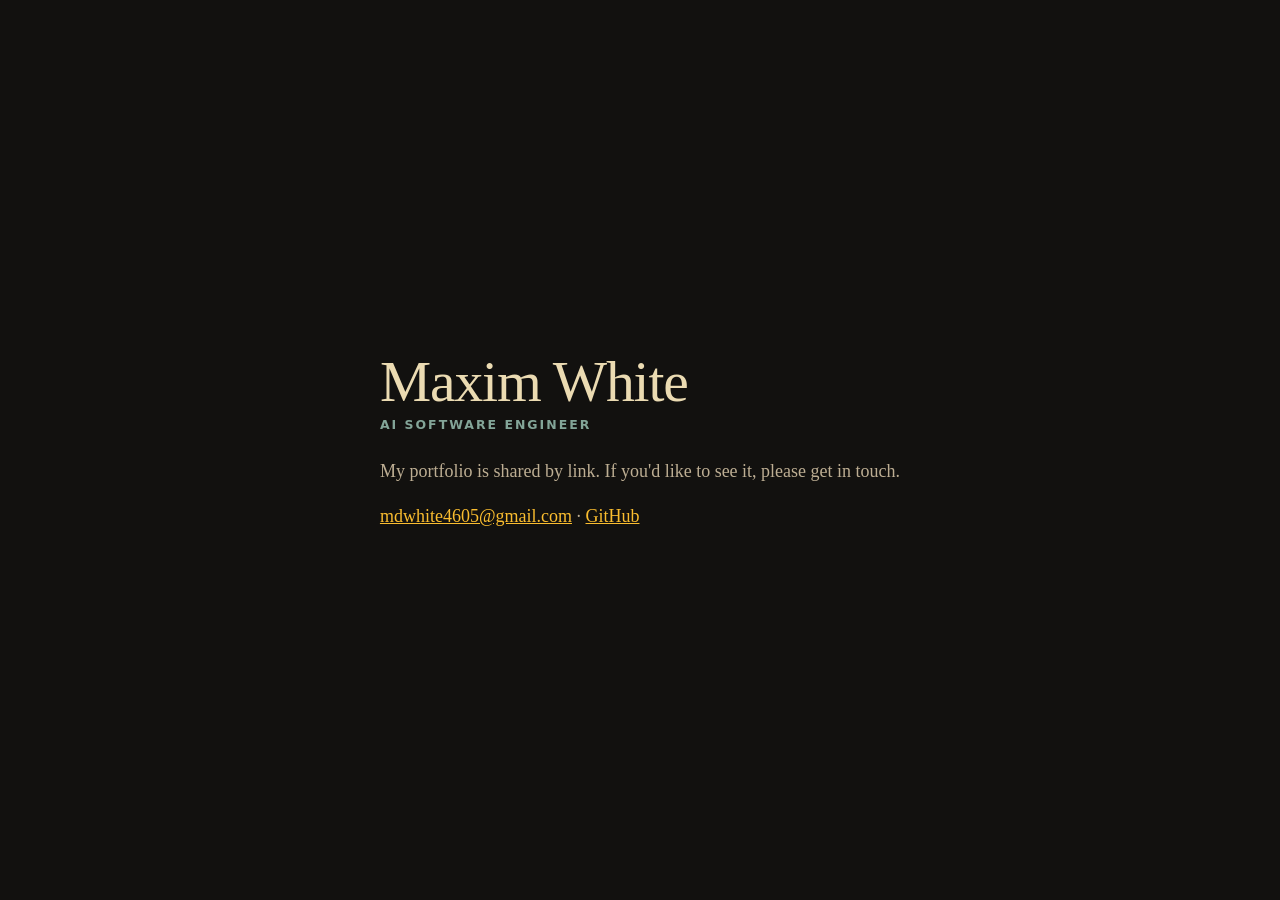
<file: docs/index.html>
<!doctype html>
<html lang="en-GB">
<head>
<meta charset="utf-8">
<meta name="viewport" content="width=device-width, initial-scale=1">
<title>Maxim White</title>
<meta name="description" content="Maxim White, AI Software Engineer.">
<style>
  :root{color-scheme:dark}
  body{margin:0;min-height:100vh;display:grid;place-items:center;background:#12110f;color:#ebdbb2;
       font:18px/1.6 Georgia,"Times New Roman",serif;padding:2rem 1.25rem;box-sizing:border-box}
  main{max-width:34rem}
  h1{font-weight:400;font-size:clamp(2.4rem,8vw,3.6rem);line-height:1;margin:0 0 .4rem;letter-spacing:-.02em}
  .role{color:#83a598;font:600 .78rem system-ui,sans-serif;letter-spacing:.16em;text-transform:uppercase;margin:0 0 1.6rem}
  p{margin:0 0 1rem;color:#bdae93}
  a{color:#fabd2f}
</style>
</head>
<body>
<main>
  <h1>Maxim White</h1>
  <p class="role">AI Software Engineer</p>
  <p>My portfolio is shared by link. If you&#x27;d like to see it, please get in touch.</p>
  <p><a href="mailto:mdwhite4605@gmail.com">mdwhite4605@gmail.com</a> · <a href="https://github.com/Redumm" target="_blank" rel="noopener">GitHub</a></p>
</main>
</body>
</html>
</file>
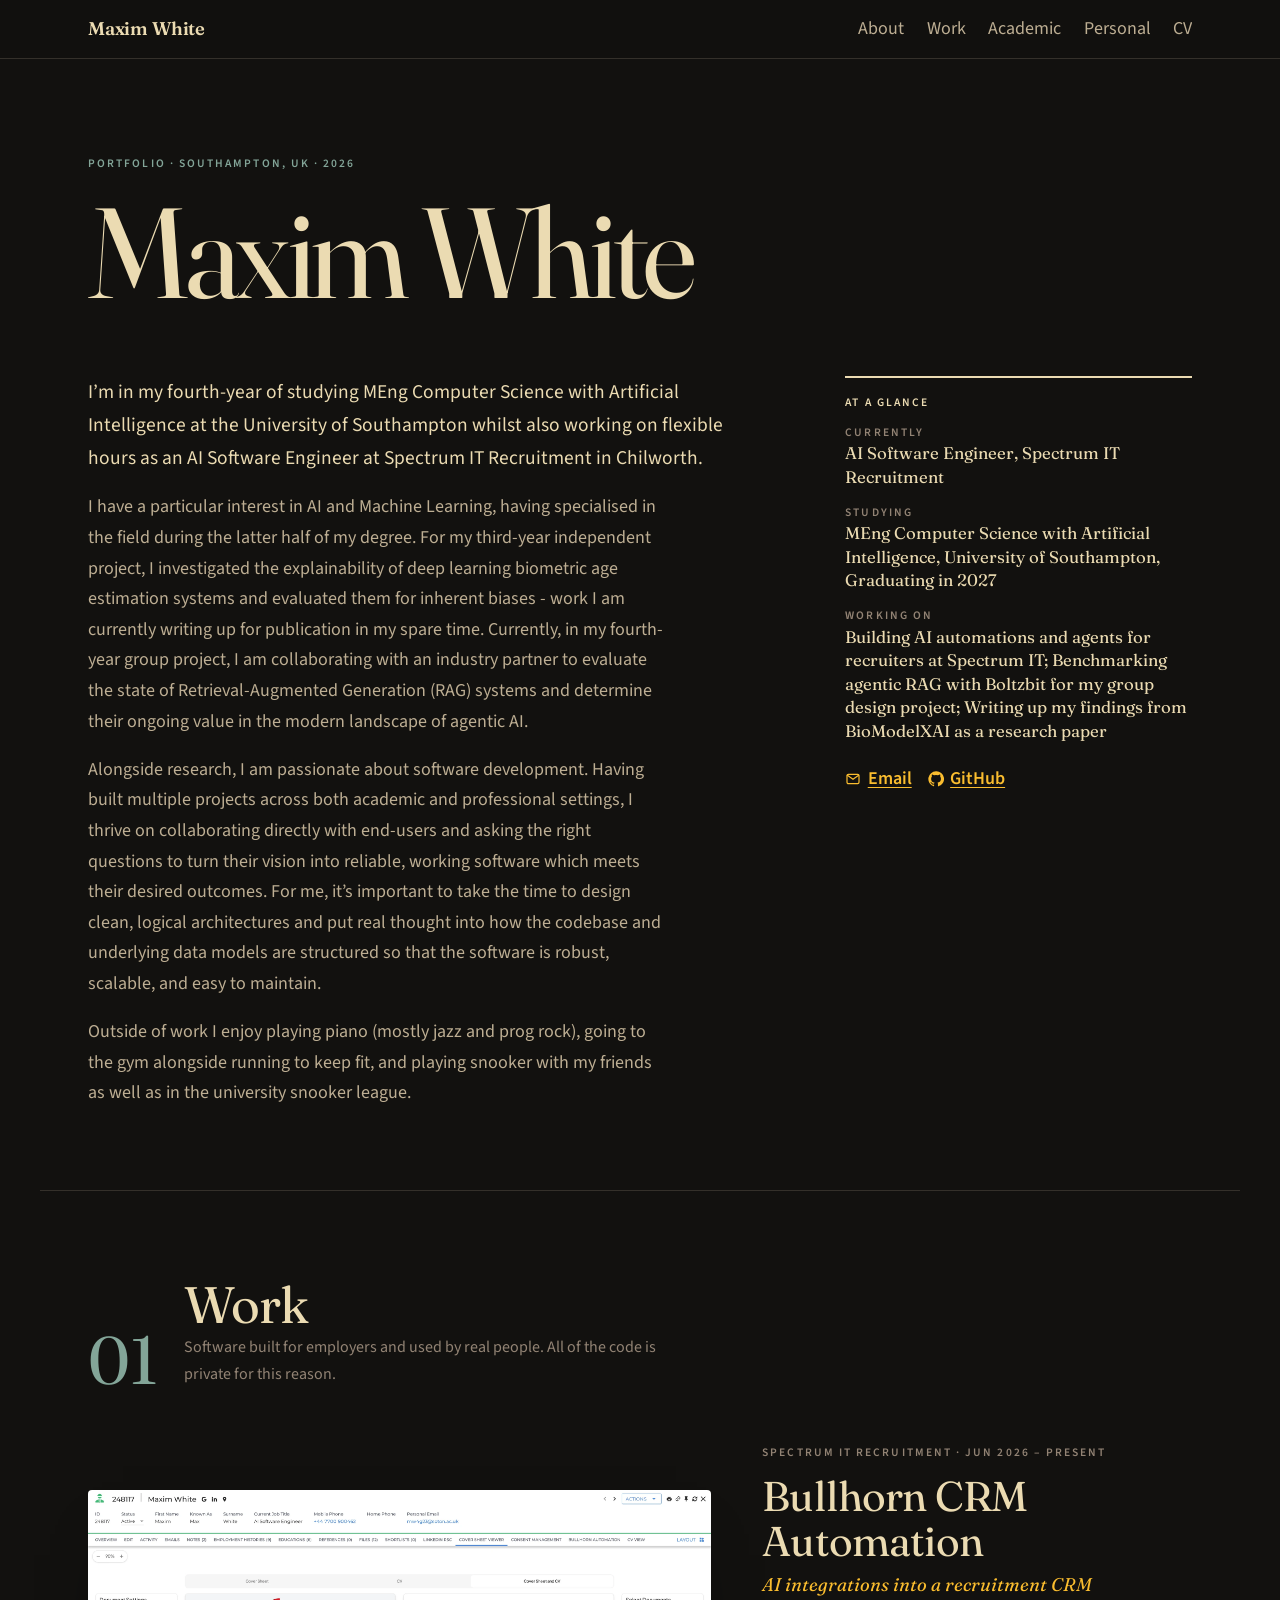
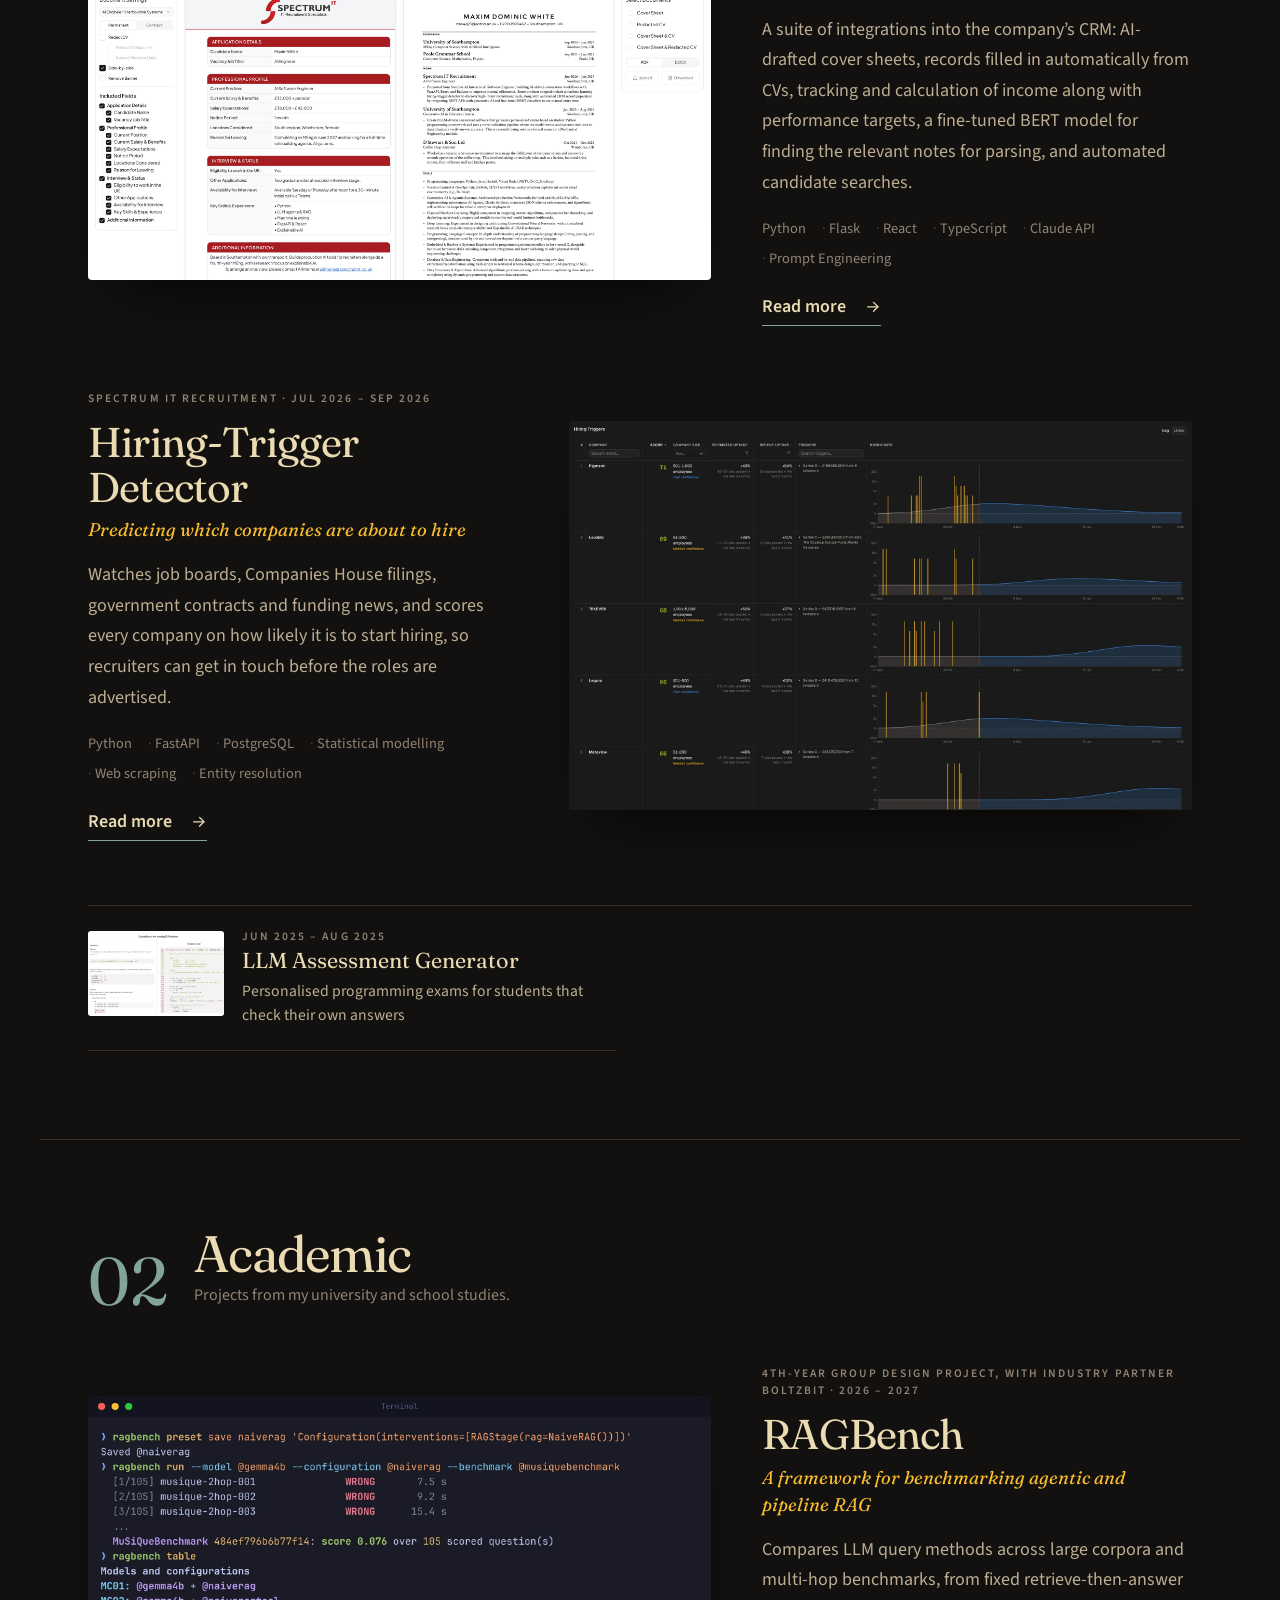
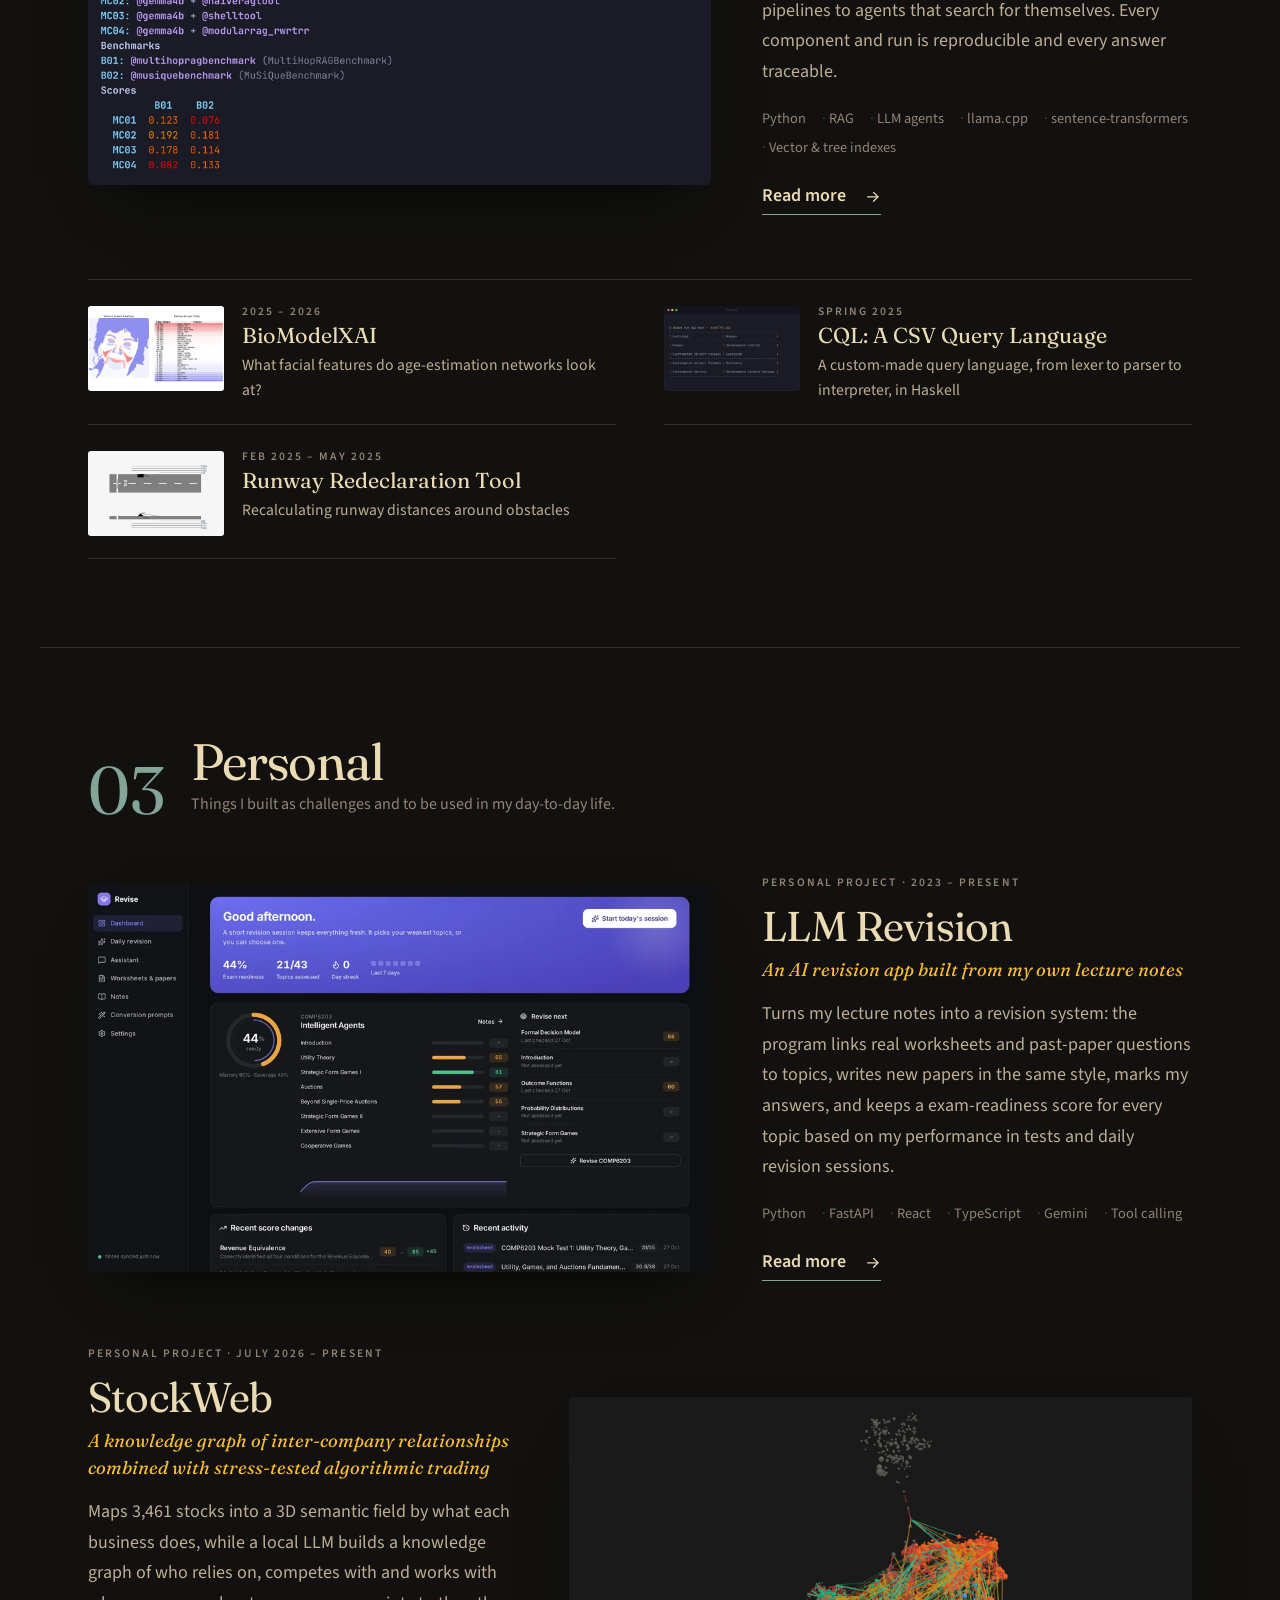
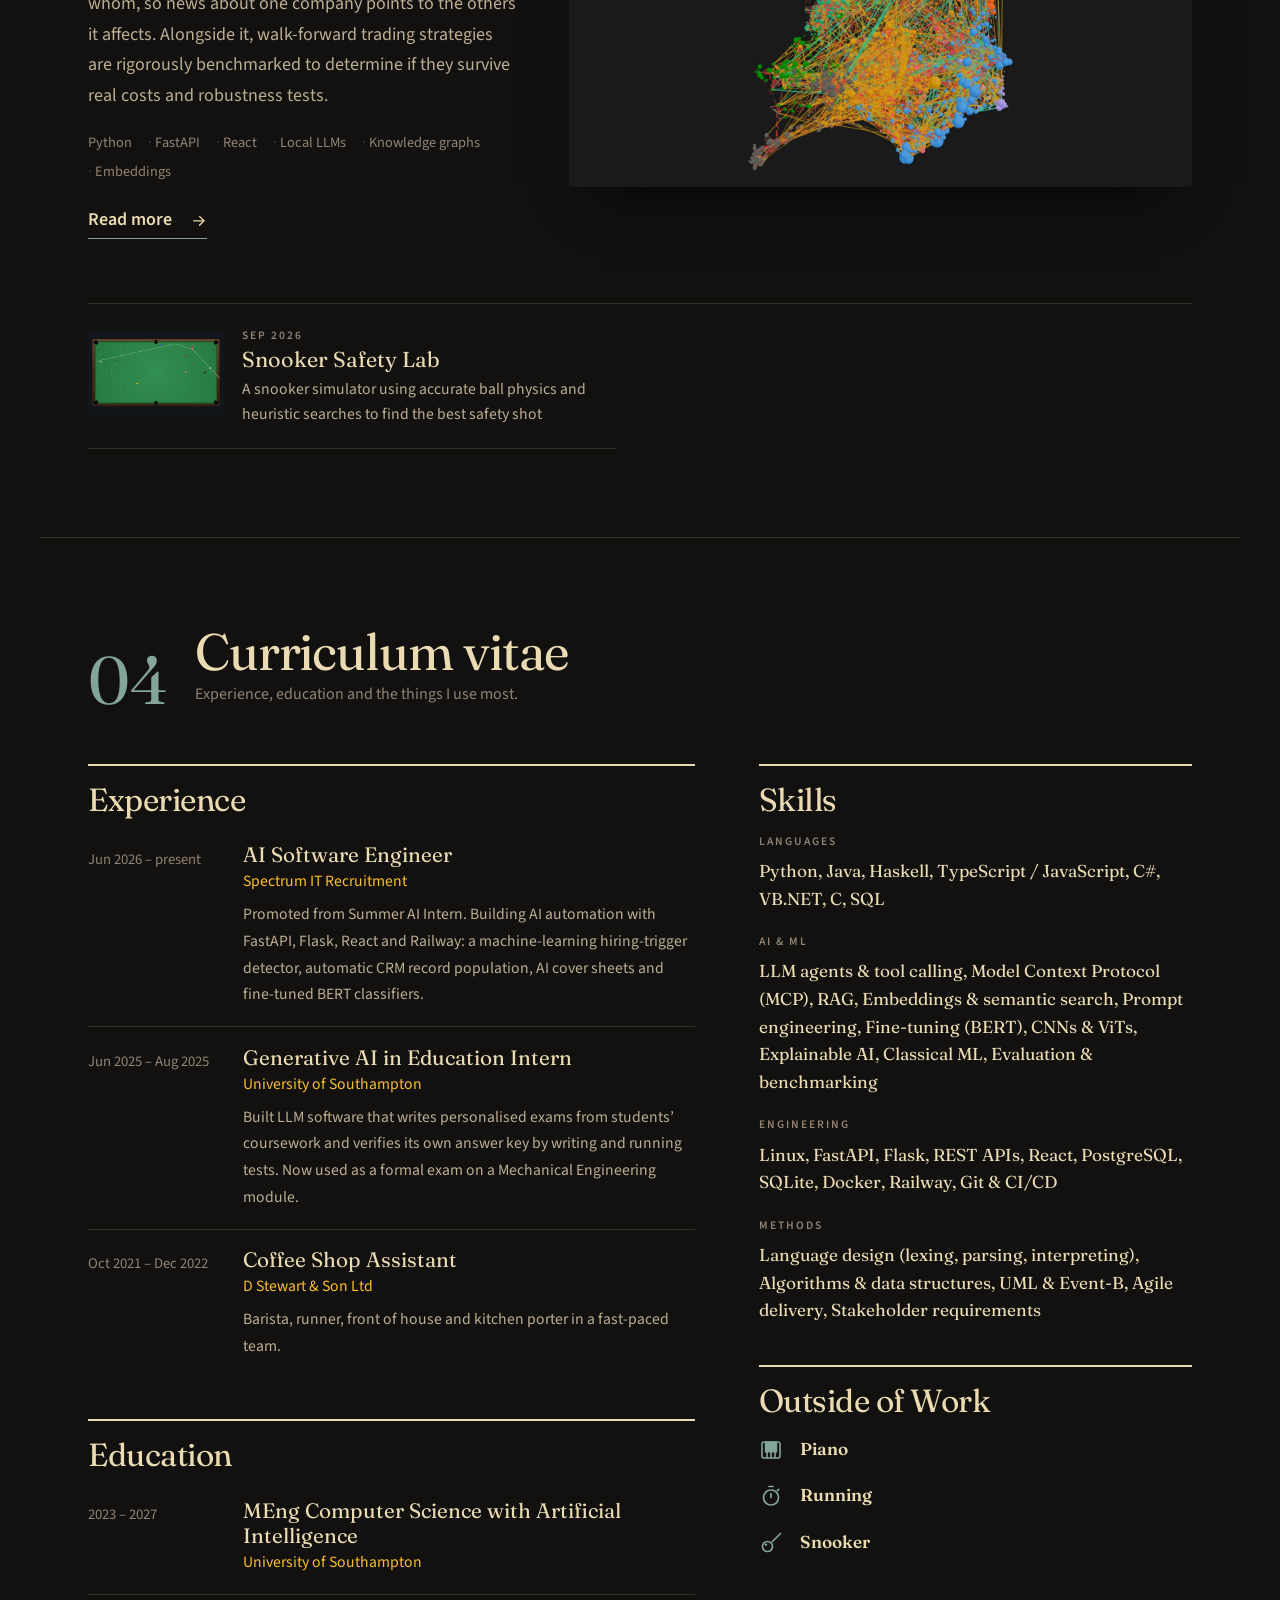
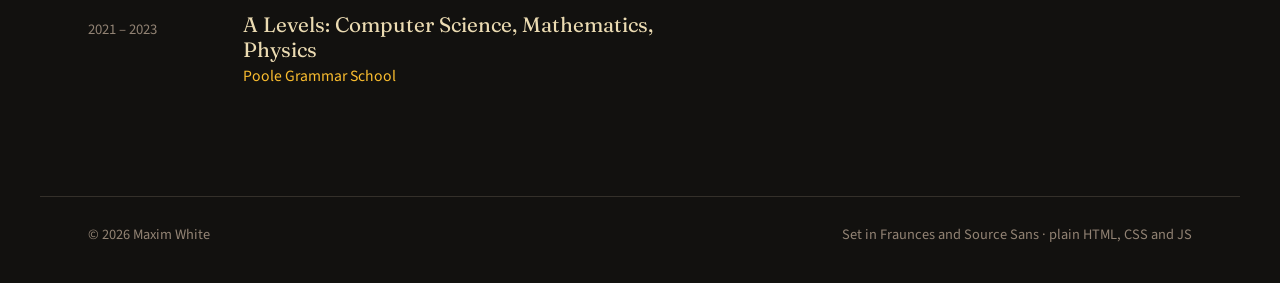
<file: docs/5SNq6Hao/index.html>
<!doctype html>
<!--
  Generated by build.py from content.md and presets.yaml. Don't edit the generated pages: change content.md
  (text and images) or this template (page structure), then run `python build.py`.
-->
<html lang="en-GB" class="no-js" data-palette="gruvbox">
<head>
<meta charset="utf-8">
<meta name="viewport" content="width=device-width, initial-scale=1, viewport-fit=cover">
<title>Maxim White · Portfolio</title>
<meta name="description" content="Portfolio of Maxim White, AI Software Engineer.">
<meta name="robots" content="noindex, nofollow">
<meta name="referrer" content="strict-origin-when-cross-origin">
<meta name="theme-color" content="#12110f">
<script>
  (function () {
    var d = document.documentElement, ids = "gold-blue,blue-gold,lemon-cobalt,sand-slate,gruvbox,terracotta".split(",");
    d.className = d.className.replace("no-js", "js");
    if (false) {
      try { var p = localStorage.getItem("pf-palette"); if (p && ids.indexOf(p) > -1) d.setAttribute("data-palette", p); } catch (e) {}
    }
  })();
</script>
<link rel="preconnect" href="https://fonts.googleapis.com">
<link rel="preconnect" href="https://fonts.gstatic.com" crossorigin>
<link href="https://fonts.googleapis.com/css2?family=Fraunces:ital,opsz,wght@0,9..144,400;0,9..144,600;1,9..144,400&family=Source+Sans+3:wght@400;600&display=swap" rel="stylesheet">
<link rel="stylesheet" href="assets/css/site.css?v=a405401b">
<style>
:root[data-palette="gold-blue"]{--accent:#e6b43c;--accent2:#86b2e8}
:root[data-palette="blue-gold"]{--accent:#74a7ec;--accent2:#ecc55f}
:root[data-palette="lemon-cobalt"]{--accent:#f2d04b;--accent2:#5d9bff}
:root[data-palette="sand-slate"]{--accent:#d8b26a;--accent2:#9ab4cc}
:root[data-palette="gruvbox"]{--accent:#83a598;--accent2:#fabd2f;--text:#ebdbb2;--text2:#bdae93;--muted:#928374}
:root[data-palette="terracotta"]{--accent:#e0855a;--accent2:#e9b872}
</style>
</head>
<body>
<a class="skip" href="#main">Skip to content</a>
<header class="mast">
  <div class="wrap">
    <a class="title" href="#about">Maxim White</a>
    <nav aria-label="Sections"><a href="#about">About</a><a href="#work">Work</a><a href="#academic">Academic</a><a href="#personal">Personal</a><a href="#cv">CV</a></nav>
  </div>
</header>

<main id="main">

<section class="cover wrap" id="about">
  <p class="kicker sc" data-reveal>Portfolio · Southampton, UK · 2026</p>
  <h1 data-reveal>Maxim White</h1>
  <div class="cover-grid">
    <div class="intro" data-reveal><p>I&rsquo;m in my fourth-year of studying MEng Computer Science with Artificial Intelligence at the University of Southampton whilst also working on flexible hours as an AI Software Engineer at Spectrum IT Recruitment in Chilworth.</p>
<p>I have a particular interest in AI and Machine Learning, having specialised in the field during the latter half of my degree. For my third-year independent project, I investigated the explainability of deep learning biometric age estimation systems and evaluated them for inherent biases - work I am currently writing up for publication in my spare time. Currently, in my fourth-year group project, I am collaborating with an industry partner to evaluate the state of Retrieval-Augmented Generation (RAG) systems and determine their ongoing value in the modern landscape of agentic AI.</p>
<p>Alongside research, I am passionate about software development. Having built multiple projects across both academic and professional settings, I thrive on collaborating directly with end-users and asking the right questions to turn their vision into reliable, working software which meets their desired outcomes. For me, it’s important to take the time to design clean, logical architectures and put real thought into how the codebase and underlying data models are structured so that the software is robust, scalable, and easy to maintain.</p>
<p>Outside of work I enjoy playing piano (mostly jazz and prog rock), going to the gym alongside running to keep fit, and playing snooker with my friends as well as in the university snooker league.</p></div>
    <aside class="glance" data-reveal>
      <h2 class="sc">At a glance</h2>
      <dl><div><dt class="sc">Currently</dt><dd>AI Software Engineer, Spectrum IT Recruitment</dd></div><div><dt class="sc">Studying</dt><dd>MEng Computer Science with Artificial Intelligence, University of Southampton, Graduating in 2027</dd></div><div><dt class="sc">Working on</dt><dd>Building AI automations and agents for recruiters at Spectrum IT; Benchmarking agentic RAG with Boltzbit for my group design project; Writing up my findings from BioModelXAI as a research paper</dd></div></dl>
      <div class="links"><a href="mailto:mdwhite4605@gmail.com"><svg viewBox="0 0 24 24" aria-hidden="true" fill="none" stroke="currentColor" stroke-width="1.8" stroke-linecap="round" stroke-linejoin="round"><rect x="3" y="5" width="18" height="14" rx="2"/><path d="m3.5 6.5 8.5 6 8.5-6"/></svg>Email</a><a href="https://github.com/Redumm" target="_blank" rel="noopener"><svg viewBox="0 0 24 24" aria-hidden="true"><path fill="currentColor" d="M12 .5a11.5 11.5 0 0 0-3.64 22.41c.58.1.79-.25.79-.56v-2c-3.2.7-3.88-1.37-3.88-1.37-.53-1.33-1.28-1.69-1.28-1.69-1.05-.71.08-.7.08-.7 1.16.08 1.77 1.19 1.77 1.19 1.03 1.77 2.71 1.26 3.37.96.1-.75.4-1.26.73-1.55-2.55-.29-5.24-1.28-5.24-5.69 0-1.26.45-2.28 1.19-3.09-.12-.29-.52-1.46.11-3.05 0 0 .97-.31 3.17 1.18a11 11 0 0 1 5.77 0c2.2-1.49 3.17-1.18 3.17-1.18.63 1.59.23 2.76.11 3.05.74.81 1.19 1.83 1.19 3.09 0 4.42-2.7 5.39-5.26 5.68.41.36.78 1.06.78 2.14v3.17c0 .31.21.67.8.56A11.5 11.5 0 0 0 12 .5Z"/></svg>GitHub</a></div>
    </aside>
  </div>
</section>

<section class="chapter wrap" id="work">
  <div class="chapter-head" data-reveal><span class="num">01</span><h2>Work</h2><div class="blurb"><p>Software built for employers and used by real people. All of the code is private for this reason.</p></div></div>
  
<div class="feature" data-reveal>
  <button class="f-img" type="button" data-open="bullhorn" aria-label="Read more about Bullhorn CRM Automation"><img src="assets/projects/bullhorn/cover-sheet-generator.webp" alt="" width="2400" height="1500" loading="lazy" decoding="async"></button>
  <div class="f-text">
    <p class="meta sc">Spectrum IT Recruitment · Jun 2026 – present</p>
    <h3>Bullhorn CRM Automation</h3>
    <p class="sub">AI integrations into a recruitment CRM</p>
    <div class="sum"><p>A suite of integrations into the company&rsquo;s CRM: AI-drafted cover sheets, records filled in automatically from CVs, tracking and calculation of income along with performance targets, a fine-tuned BERT model for finding the relevant notes for parsing, and automated candidate searches.</p></div>
    <ul class="tags"><li>Python</li><li>Flask</li><li>React</li><li>TypeScript</li><li>Claude API</li><li>Prompt Engineering</li></ul>
    <button class="read" type="button" data-open="bullhorn">Read more<span class="sr"> about Bullhorn CRM Automation</span> <svg viewBox="0 0 24 24" aria-hidden="true" fill="none" stroke="currentColor" stroke-width="1.8" stroke-linecap="round" stroke-linejoin="round"><path d="M5 12h14"/><path d="m13 6 6 6-6 6"/></svg></button>
  </div>
</div>
<div class="feature flip" data-reveal>
  <button class="f-img" type="button" data-open="hiring-triggers" aria-label="Read more about Hiring-Trigger Detector"><img src="assets/projects/hiring-triggers/cover.webp" alt="" width="1920" height="1200" loading="lazy" decoding="async"></button>
  <div class="f-text">
    <p class="meta sc">Spectrum IT Recruitment · Jul 2026 – Sep 2026</p>
    <h3>Hiring-Trigger Detector</h3>
    <p class="sub">Predicting which companies are about to hire</p>
    <div class="sum"><p>Watches job boards, Companies House filings, government contracts and funding news, and scores every company on how likely it is to start hiring, so recruiters can get in touch before the roles are advertised.</p></div>
    <ul class="tags"><li>Python</li><li>FastAPI</li><li>PostgreSQL</li><li>Statistical modelling</li><li>Web scraping</li><li>Entity resolution</li></ul>
    <button class="read" type="button" data-open="hiring-triggers">Read more<span class="sr"> about Hiring-Trigger Detector</span> <svg viewBox="0 0 24 24" aria-hidden="true" fill="none" stroke="currentColor" stroke-width="1.8" stroke-linecap="round" stroke-linejoin="round"><path d="M5 12h14"/><path d="m13 6 6 6-6 6"/></svg></button>
  </div>
</div><div class="index">
<button class="entry" type="button" data-open="assessment-generator" data-reveal>
  <span class="th"><img src="assets/projects/assessment-generator/cover.webp" alt="" width="2000" height="1250" loading="lazy" decoding="async"></span>
  <span><span class="meta sc">Jun 2025 – Aug 2025</span><span class="h4">LLM Assessment Generator</span><span class="p">Personalised programming exams for students that check their own answers</span></span>
</button></div>
</section>
<section class="chapter wrap" id="academic">
  <div class="chapter-head" data-reveal><span class="num">02</span><h2>Academic</h2><div class="blurb"><p>Projects from my university and school studies.</p></div></div>
  
<div class="feature" data-reveal>
  <button class="f-img" type="button" data-open="ragbench" aria-label="Read more about RAGBench"><img src="assets/projects/ragbench/cover.webp" alt="" width="2010" height="1256" loading="lazy" decoding="async"></button>
  <div class="f-text">
    <p class="meta sc">4th-year Group Design Project, with industry partner Boltzbit · 2026 – 2027</p>
    <h3>RAGBench</h3>
    <p class="sub">A framework for benchmarking agentic and pipeline RAG</p>
    <div class="sum"><p>Compares LLM query methods across large corpora and multi-hop benchmarks, from fixed retrieve-then-answer pipelines to agents that search for themselves. Every component and run is reproducible and every answer traceable.</p></div>
    <ul class="tags"><li>Python</li><li>RAG</li><li>LLM agents</li><li>llama.cpp</li><li>sentence-transformers</li><li>Vector &amp; tree indexes</li></ul>
    <button class="read" type="button" data-open="ragbench">Read more<span class="sr"> about RAGBench</span> <svg viewBox="0 0 24 24" aria-hidden="true" fill="none" stroke="currentColor" stroke-width="1.8" stroke-linecap="round" stroke-linejoin="round"><path d="M5 12h14"/><path d="m13 6 6 6-6 6"/></svg></button>
  </div>
</div><div class="index">
<button class="entry" type="button" data-open="biomodelxai" data-reveal>
  <span class="th"><img src="assets/projects/biomodelxai/cover.webp" alt="" width="1639" height="1024" loading="lazy" decoding="async"></span>
  <span><span class="meta sc">2025 – 2026</span><span class="h4">BioModelXAI</span><span class="p">What facial features do age-estimation networks look at?</span></span>
</button>
<button class="entry" type="button" data-open="cql" data-reveal>
  <span class="th"><img src="assets/projects/cql/cover.webp" alt="" width="1520" height="950" loading="lazy" decoding="async"></span>
  <span><span class="meta sc">Spring 2025</span><span class="h4">CQL: A CSV Query Language</span><span class="p">A custom-made query language, from lexer to parser to interpreter, in Haskell</span></span>
</button>
<button class="entry" type="button" data-open="runway" data-reveal>
  <span class="th"><img src="assets/projects/runway/cover.webp" alt="" width="960" height="600" loading="lazy" decoding="async"></span>
  <span><span class="meta sc">Feb 2025 – May 2025</span><span class="h4">Runway Redeclaration Tool</span><span class="p">Recalculating runway distances around obstacles</span></span>
</button></div>
</section>
<section class="chapter wrap" id="personal">
  <div class="chapter-head" data-reveal><span class="num">03</span><h2>Personal</h2><div class="blurb"><p>Things I built as challenges and to be used in my day-to-day life.</p></div></div>
  
<div class="feature" data-reveal>
  <button class="f-img" type="button" data-open="llmrevision" aria-label="Read more about LLM Revision"><img src="assets/projects/llmrevision/cover.webp" alt="" width="960" height="600" loading="lazy" decoding="async"></button>
  <div class="f-text">
    <p class="meta sc">Personal project · 2023 – present</p>
    <h3>LLM Revision</h3>
    <p class="sub">An AI revision app built from my own lecture notes</p>
    <div class="sum"><p>Turns my lecture notes into a revision system: the program links real worksheets and past-paper questions to topics, writes new papers in the same style, marks my answers, and keeps a exam-readiness score for every topic based on my performance in tests and daily revision sessions.</p></div>
    <ul class="tags"><li>Python</li><li>FastAPI</li><li>React</li><li>TypeScript</li><li>Gemini</li><li>Tool calling</li></ul>
    <button class="read" type="button" data-open="llmrevision">Read more<span class="sr"> about LLM Revision</span> <svg viewBox="0 0 24 24" aria-hidden="true" fill="none" stroke="currentColor" stroke-width="1.8" stroke-linecap="round" stroke-linejoin="round"><path d="M5 12h14"/><path d="m13 6 6 6-6 6"/></svg></button>
  </div>
</div>
<div class="feature flip" data-reveal>
  <button class="f-img" type="button" data-open="stockweb" aria-label="Read more about StockWeb"><img src="assets/projects/stockweb/cover.webp" alt="" width="1600" height="1000" loading="lazy" decoding="async"></button>
  <div class="f-text">
    <p class="meta sc">Personal project · July 2026 – present</p>
    <h3>StockWeb</h3>
    <p class="sub">A knowledge graph of inter-company relationships combined with stress-tested algorithmic trading</p>
    <div class="sum"><p>Maps 3,461 stocks into a 3D semantic field by what each business does, while a local LLM builds a knowledge graph of who relies on, competes with and works with whom, so news about one company points to the others it affects. Alongside it, walk-forward trading strategies are rigorously benchmarked to determine if they survive real costs and robustness tests.</p></div>
    <ul class="tags"><li>Python</li><li>FastAPI</li><li>React</li><li>Local LLMs</li><li>Knowledge graphs</li><li>Embeddings</li></ul>
    <button class="read" type="button" data-open="stockweb">Read more<span class="sr"> about StockWeb</span> <svg viewBox="0 0 24 24" aria-hidden="true" fill="none" stroke="currentColor" stroke-width="1.8" stroke-linecap="round" stroke-linejoin="round"><path d="M5 12h14"/><path d="m13 6 6 6-6 6"/></svg></button>
  </div>
</div><div class="index">
<button class="entry" type="button" data-open="snooker" data-reveal>
  <span class="th"><img src="assets/projects/snooker/cover.webp" alt="" width="1600" height="1000" loading="lazy" decoding="async"></span>
  <span><span class="meta sc">Sep 2026</span><span class="h4">Snooker Safety Lab</span><span class="p">A snooker simulator using accurate ball physics and heuristic searches to find the best safety shot</span></span>
</button></div>
</section>

<section class="chapter wrap" id="cv">
  <div class="chapter-head" data-reveal><span class="num">04</span><h2>Curriculum vitae</h2><div class="blurb"><p>Experience, education and the things I use most.</p></div></div>
  <div class="cv">
    <div class="cv-col"><div class="cv-group" data-reveal><h3>Experience</h3><div class="cv-item"><div class="when">Jun 2026 – present</div><div><h4>AI Software Engineer</h4><div class="org">Spectrum IT Recruitment</div><p>Promoted from Summer AI Intern. Building AI automation with FastAPI, Flask, React and Railway: a machine-learning hiring-trigger detector, automatic CRM record population, AI cover sheets and fine-tuned BERT classifiers.</p></div></div><div class="cv-item"><div class="when">Jun 2025 – Aug 2025</div><div><h4>Generative AI in Education Intern</h4><div class="org">University of Southampton</div><p>Built LLM software that writes personalised exams from students&rsquo; coursework and verifies its own answer key by writing and running tests. Now used as a formal exam on a Mechanical Engineering module.</p></div></div><div class="cv-item"><div class="when">Oct 2021 – Dec 2022</div><div><h4>Coffee Shop Assistant</h4><div class="org">D Stewart &amp; Son Ltd</div><p>Barista, runner, front of house and kitchen porter in a fast-paced team.</p></div></div></div><div class="cv-group" data-reveal><h3>Education</h3><div class="cv-item"><div class="when">2023 – 2027</div><div><h4>MEng Computer Science with Artificial Intelligence</h4><div class="org">University of Southampton</div></div></div><div class="cv-item"><div class="when">2021 – 2023</div><div><h4>A Levels: Computer Science, Mathematics, Physics</h4><div class="org">Poole Grammar School</div></div></div></div></div>
    <div class="cv-col"><div class="cv-group skills" data-reveal><h3>Skills</h3><h4 class="sc">Languages</h4><p>Python, Java, Haskell, TypeScript / JavaScript, C#, VB.NET, C, SQL</p><h4 class="sc">AI &amp; ML</h4><p>LLM agents &amp; tool calling, Model Context Protocol (MCP), RAG, Embeddings &amp; semantic search, Prompt engineering, Fine-tuning (BERT), CNNs &amp; ViTs, Explainable AI, Classical ML, Evaluation &amp; benchmarking</p><h4 class="sc">Engineering</h4><p>Linux, FastAPI, Flask, REST APIs, React, PostgreSQL, SQLite, Docker, Railway, Git &amp; CI/CD</p><h4 class="sc">Methods</h4><p>Language design (lexing, parsing, interpreting), Algorithms &amp; data structures, UML &amp; Event-B, Agile delivery, Stakeholder requirements</p></div><div class="cv-group hob" data-reveal><h3>Outside of Work</h3><div><svg viewBox="0 0 24 24" aria-hidden="true" fill="none" stroke="currentColor" stroke-width="1.6" stroke-linejoin="round"><rect x="3" y="4" width="18" height="16" rx="2"/><path d="M8 20v-6M12 20v-6M16 20v-6"/><rect x="6.6" y="4" width="2.6" height="10" rx=".6" fill="currentColor"/><rect x="10.7" y="4" width="2.6" height="10" rx=".6" fill="currentColor"/><rect x="14.8" y="4" width="2.6" height="10" rx=".6" fill="currentColor"/></svg><span><b>Piano</b></span></div><div><svg viewBox="0 0 24 24" aria-hidden="true" fill="none" stroke="currentColor" stroke-width="1.7" stroke-linecap="round" stroke-linejoin="round"><circle cx="12" cy="13.5" r="7.5"/><path d="M12 13.5V9.5M10 2.5h4M18.4 6.6l1.3-1.3"/></svg><span><b>Running</b></span></div><div><svg viewBox="0 0 24 24" aria-hidden="true" fill="none" stroke="currentColor" stroke-width="1.7" stroke-linecap="round"><circle cx="8.5" cy="15.5" r="5"/><circle cx="7" cy="13.8" r="1.2" fill="currentColor" stroke="none"/><path d="M13.5 10.5 21.5 2.5"/></svg><span><b>Snooker</b></span></div></div></div>
  </div>
</section>
</main>

<footer class="wrap" id="contact">
  <div class="fine"><span>© 2026 Maxim White</span><span>Set in Fraunces and Source Sans · plain HTML, CSS and JS</span></div>
</footer>

<div class="reader" id="reader" role="dialog" aria-modal="true" aria-labelledby="r-crumb" aria-hidden="true">
  <div class="r-bar"><div class="wrap"><span class="crumb sc" id="r-crumb"></span><button class="r-close" type="button" id="r-close">Close <svg viewBox="0 0 24 24" aria-hidden="true" fill="none" stroke="currentColor" stroke-width="2" stroke-linecap="round"><path d="M6 6l12 12M18 6 6 18"/></svg></button></div></div>
  <article id="r-article"></article>
</div>


<!-- one template per project; the reader shows them -->
<template id="p-bullhorn" data-crumb="Work · Bullhorn CRM Automation">
<p class="kicker sc">Work · Jun 2026 – present</p>
<h1 class="r-title" tabindex="-1">Bullhorn CRM Automation</h1>
<div class="standfirst"><p>A suite of integrations into the company&rsquo;s CRM: AI-drafted cover sheets, records filled in automatically from CVs, tracking and calculation of income along with performance targets, a fine-tuned BERT model for finding the relevant notes for parsing, and automated candidate searches.</p></div>
<dl class="facts"><div><dt class="sc">Context</dt><dd>Spectrum IT Recruitment</dd></div><div><dt class="sc">When</dt><dd>Jun 2026 – present</dd></div><div><dt class="sc">Team</dt><dd>Built alongside one other engineer</dd></div><div><dt class="sc">Built with</dt><dd>Python, Flask, React, TypeScript, Claude API, Prompt Engineering, Fine-tuned BERT, PostgreSQL, Railway</dd></div></dl>
<div class="prose"><p>Recruiters spend much of their day on Bullhorn CRM, inputing data and copying details between CVs, notes and documents. Working alongside another engineer, we built a Flask service and a React app that sits within new tabs in their CRM, interfacing with it&rsquo;s REST API and relieving recruiters&rsquo; workloads of repetative tasks. It is deployed on Railway and is used by the entire recruitment team.</p>
<figure class="fig"><button type="button" class="fig-open" aria-label="Open figure 1 full screen"><img src="assets/projects/bullhorn/cover-sheet-generator.webp" alt="The cover sheet generator inside Bullhorn. Note this screenshot displays fictional data and no real candidate or job information." width="2400" height="1500" loading="lazy" decoding="async"></button><figcaption><b>Fig. 1</b><span class="cap">The cover sheet generator inside Bullhorn. Note this screenshot displays fictional data and no real candidate or job information.</span><span class="k sc">Screenshot</span></figcaption></figure>
<p>The highest-risk components are the ones touching client-facing documents. Rather than relying on surface-level text replacement, candidate contact redaction works directly at the PDF glyph level (with Word files converted first). Detection is run across a number of distinct text extractions preventing unusual formatting from hiding phone numbers, while a two-pass redaction removes contacts, certain images, and hyperlinks without ruining the structure of the document.</p>
<p>A similar pre-processing step is applied to CV parsing by stripping all PII before any data reaches an LLM to ensure full GDPR compliance during automated record population.</p>
<figure class="fig"><button type="button" class="fig-open" aria-label="Open figure 2 full screen"><img src="assets/projects/bullhorn/candidate-shortlist.webp" alt="The candidate shortlist inside a vacancy: search criteria are generated from the job specification then every match is ranked by suitability and availability. Note this screenshot displays fictional data and no real candidate or job information." width="2400" height="1500" loading="lazy" decoding="async"></button><figcaption><b>Fig. 2</b><span class="cap">The candidate shortlist inside a vacancy: search criteria are generated from the job specification then every match is ranked by suitability and availability. Note this screenshot displays fictional data and no real candidate or job information.</span><span class="k sc">Screenshot</span></figcaption></figure>
<p>To automate candidate sourcing, the system combines keywords parsed from a job description with structured parameters like location and pay range, translating them into targeted Boolean queries across the candidate database. Matches are ranked on two axes: role suitability and active availability, using behavioral signals (such as recent CV updates or applications to other roles) to find candidates who are ready to move.</p></div><section class="keypoints"><h2 class="sc">Key points</h2><ul>
<li>Client-ready cover sheets are drafted by Claude from a candidate&rsquo;s CV and notes, edited in a live preview and exported to PDF or Word.</li>
<li>Candidate records filled in automatically: Bullhorn event subscriptions trigger a parsing pipeline (spaCy, Hugging Face NER, Presidio and an LLM) that extracts details from new CVs.</li>
<li>A MiniLM (BERT-family) classifier is fine-tuned on labelled CRM notes to determine which ones contain &ldquo;relevant&rdquo; information, with its decision threshold tuned for recall, prefering false positives over false negatives.</li>
<li>Automated candidate search uses criteria generated from the job spec and vacancy notes and then ranks candidates into a shortlist.</li>
<li>CV redaction removes contact details without disturbing the layout, even when the text is drawn as vector outlines.</li>
</ul></section>
<p class="note"><svg class="ic" viewBox="0 0 24 24" aria-hidden="true" fill="none" stroke="currentColor" stroke-width="1.8" stroke-linecap="round" stroke-linejoin="round"><rect x="5" y="11" width="14" height="9" rx="2"/><path d="M8 11V8a4 4 0 0 1 8 0v3"/></svg>The code for this project is private, so this page describes it in detail instead. </p>
<nav class="pager" aria-label="More projects">
  <button type="button" data-open="snooker"><span class="sc">Previous</span><b>Snooker Safety Lab</b></button>
  <button type="button" data-open="hiring-triggers"><span class="sc">Next</span><b>Hiring-Trigger Detector</b></button>
</nav></template>
<template id="p-hiring-triggers" data-crumb="Work · Hiring-Trigger Detector">
<p class="kicker sc">Work · Jul 2026 – Sep 2026</p>
<h1 class="r-title" tabindex="-1">Hiring-Trigger Detector</h1>
<div class="standfirst"><p>Watches job boards, Companies House filings, government contracts and funding news, and scores every company on how likely it is to start hiring, so recruiters can get in touch before the roles are advertised.</p></div>
<dl class="facts"><div><dt class="sc">Context</dt><dd>Spectrum IT Recruitment</dd></div><div><dt class="sc">When</dt><dd>Jul 2026 – Sep 2026</dd></div><div><dt class="sc">Team</dt><dd>Built alongside one other engineer</dd></div><div><dt class="sc">Built with</dt><dd>Python, FastAPI, PostgreSQL, Statistical modelling, Web scraping, Entity resolution, Authentication &amp; RBAC, Monitoring, Data Visualisation, React, Railway</dd></div></dl>
<div class="prose"><p>The motivation behind this project was that a company that has just raised a Series A, filed new share capital or won a government contract is likely to start hiring soon, and a recruiter who calls first has the advantage. This requires mass data collection, parsing, filtering and weighting to turn it into a rankings table.</p>
<figure class="fig"><button type="button" class="fig-open" aria-label="Open figure 1 full screen"><img src="assets/projects/hiring-triggers/hiring-triggers-table.webp" alt="The Hiring Triggers page: every company scored on how likely it is to start hiring, with the triggers behind it and its modelled hiring rate against its own normal pace." width="2400" height="1500" loading="lazy" decoding="async"></button><figcaption><b>Fig. 1</b><span class="cap">The Hiring Triggers page: every company scored on how likely it is to start hiring, with the triggers behind it and its modelled hiring rate against its own normal pace.</span><span class="k sc">Screenshot</span></figcaption></figure>
<p>For predictions it uses a single rate model in the same family as CRFs - one log-linear rate per company per day, Negative Binomial counts, an offset for the company&rsquo;s own normal hiring rate, and lag windows shaped from data. Every day the model&rsquo;s weights are adjusted so it is constantly learning and improving in accuracy.</p>
<p>A model is only as good as the data feeding it, so a health check page monitors the pipeline itself: database storage against its allowance, a monthly cleansing pass that consolidates old postings and prunes stale records and caches, and 30 days of fetch timings for every ATS and job aggregator, so a slowing or failing source is spotted before it quietly skews the scores.</p>
<figure class="fig"><button type="button" class="fig-open" aria-label="Open figure 2 full screen"><img src="assets/projects/hiring-triggers/health-check.webp" alt="The Health Check page: storage, the latest database cleansing pass, and fetch timings for every ATS and aggregator over the last 30 days (illustrative data)." width="2400" height="1653" loading="lazy" decoding="async"></button><figcaption><b>Fig. 2</b><span class="cap">The Health Check page: storage, the latest database cleansing pass, and fetch timings for every ATS and aggregator over the last 30 days (illustrative data).</span><span class="k sc">Rendered from the real code</span></figcaption></figure></div><section class="keypoints"><h2 class="sc">Key points</h2><ul>
<li>Pulls from 13 job sources (7 aggregators and 6 company ATS boards such as Greenhouse and BambooHR), Companies House (share allotments, people with significant control), Contracts Finder, Find a Tender, Tech.eu funding rounds, SEC EDGAR and more.</li>
<li>Each signal type has a learnable lag window, and every company has a basal hiring rate from a size prior, so each individual trigger&rsquo;s model weight refers to the uplift in hiring rate over this company&rsquo;s normal rate.</li>
<li>Weights update online every night, gated by a recency-weighted surprise test instead of a fixed threshold.</li>
<li>Entity resolution: company names scraped from each source are matched to a single Companies House record by ranking up to 100 candidate matches per name, and duplicate companies are merged across every linked table.</li>
<li>I built its login system: bcrypt-hashed passwords, httpOnly session cookies, admin and user roles with per-service access, admin-only pages and settings, forced password changes after a reset, and a time-limited typed confirmation before any database reset.</li>
<li>Information is presented through a React dashboard with job-posting breakdowns, company details and a health check monitoring every scraper and the database.</li>
</ul></section><section class="extra"><h2 class="sc">Gallery</h2><div class="prose"><figure class="fig"><button type="button" class="fig-open" aria-label="Open figure 3 full screen"><img src="assets/projects/hiring-triggers/job-postings.webp" alt="The Job Postings page: tech roles posted in the last week, by company, with where they're hiring and which job boards they post on." width="2400" height="1500" loading="lazy" decoding="async"></button><figcaption><b>Fig. 3</b><span class="cap">The Job Postings page: tech roles posted in the last week, by company, with where they're hiring and which job boards they post on.</span><span class="k sc">Screenshot</span></figcaption></figure>
<figure class="fig"><button type="button" class="fig-open" aria-label="Open figure 4 full screen"><img src="assets/projects/hiring-triggers/funding-overview.webp" alt="Funding broken down by round type, sector and tech type, recalculated from whatever the table is filtered to." width="2400" height="1500" loading="lazy" decoding="async"></button><figcaption><b>Fig. 4</b><span class="cap">Funding broken down by round type, sector and tech type, recalculated from whatever the table is filtered to.</span><span class="k sc">Screenshot</span></figcaption></figure></div></section>
<p class="note"><svg class="ic" viewBox="0 0 24 24" aria-hidden="true" fill="none" stroke="currentColor" stroke-width="1.8" stroke-linecap="round" stroke-linejoin="round"><rect x="5" y="11" width="14" height="9" rx="2"/><path d="M8 11V8a4 4 0 0 1 8 0v3"/></svg>The code for this project is private, so this page describes it in detail instead. </p>
<nav class="pager" aria-label="More projects">
  <button type="button" data-open="bullhorn"><span class="sc">Previous</span><b>Bullhorn CRM Automation</b></button>
  <button type="button" data-open="assessment-generator"><span class="sc">Next</span><b>LLM Assessment Generator</b></button>
</nav></template>
<template id="p-assessment-generator" data-crumb="Work · LLM Assessment Generator">
<p class="kicker sc">Work · Jun 2025 – Aug 2025</p>
<h1 class="r-title" tabindex="-1">LLM Assessment Generator</h1>
<div class="standfirst"><p>Writes each student a personal exam from their own Python coursework to test their understanding of their own code, then checks its own answer key by writing and running tests. It is now used as a formal exam on a Mechanical Engineering module.</p></div>
<dl class="facts"><div><dt class="sc">Context</dt><dd>Generative AI in Education Internship, University of Southampton</dd></div><div><dt class="sc">When</dt><dd>Jun 2025 – Aug 2025</dd></div><div><dt class="sc">Team</dt><dd>Solo</dd></div><div><dt class="sc">Built with</dt><dd>Python, Claude, ChatGPT, Gemini, Structured output, Code execution</dd></div></dl>
<div class="prose"><p>The aim of this project was to check that students understood the code they had submitted for their coursework, ensuring that they had not just used AI to generate it for them. Manually creating a custom exam for each student in a cohort of around 300 people is completely infeasible, hence an programmatic solution was required. The generator reads a student&rsquo;s submission file and writes questions that only make sense for that code: i.e. What happens if this loop changes? Which of these rewrites behaves the same, What does this print if we adding logging?</p>
<figure class="fig"><button type="button" class="fig-open" aria-label="Open figure 1 full screen"><img src="assets/projects/assessment-generator/review-question-4.webp" alt="The review page staff use: a console-output question built from the student's own gradient-descent code." width="2100" height="1250" loading="lazy" decoding="async"></button><figcaption><b>Fig. 1</b><span class="cap">The review page staff use: a console-output question built from the student's own gradient-descent code.</span><span class="k sc">Screenshot</span></figcaption></figure>
<p>As LLMs are confident and sometimes wrong, the answer is never taken on trust. For each question, a second step writes a verification script that executes every option, compares the results with the model&rsquo;s own answers, and regenerates the question when they disagree. Ultimately, staff still review everything, but with both verification results shown next to each option.</p>
<figure class="fig"><button type="button" class="fig-open" aria-label="Open figure 2 full screen"><img src="assets/projects/assessment-generator/verification-code.webp" alt="Part of the verification script the model wrote, which executes every option against test cases." width="1788" height="1674" loading="lazy" decoding="async"></button><figcaption><b>Fig. 2</b><span class="cap">Part of the verification script the model wrote, which executes every option against test cases.</span><span class="k sc">Rendered from the real code</span></figcaption></figure></div><section class="keypoints"><h2 class="sc">Key points</h2><ul>
<li>Five different styles of question types are built from the student&rsquo;s own code: changed functionality, equivalent implementations, effects of a change, console output and new code.</li>
<li>Every answer is verified: the model writes Python that runs each option against test cases, and a disagreement with its own original answer triggers regeneration.</li>
<li>Works with Anthropic, OpenAI and Google models, with profiles for the prompt, schema and settings, and exponential back-off.</li>
<li>Staff review each exam on a generated HTML page and can change answers or flag questions before it is released.</li>
</ul></section><section class="extra"><h2 class="sc">Gallery</h2><div class="prose"><figure class="fig"><button type="button" class="fig-open" aria-label="Open figure 3 full screen"><img src="assets/projects/assessment-generator/review-question-1.webp" alt="A multiple-select question, with the original and verified answers for each option." width="2100" height="1250" loading="lazy" decoding="async"></button><figcaption><b>Fig. 3</b><span class="cap">A multiple-select question, with the original and verified answers for each option.</span><span class="k sc">Screenshot</span></figcaption></figure>
<figure class="fig"><button type="button" class="fig-open" aria-label="Open figure 4 full screen"><img src="assets/projects/assessment-generator/generator-run.webp" alt="A run that caught a discrepancy and regenerated its questions (illustrative run, real messages)." width="1792" height="582" loading="lazy" decoding="async"></button><figcaption><b>Fig. 4</b><span class="cap">A run that caught a discrepancy and regenerated its questions (illustrative run, real messages).</span><span class="k sc">Rendered from the real code</span></figcaption></figure></div></section>
<p class="note"><svg class="ic" viewBox="0 0 24 24" aria-hidden="true" fill="none" stroke="currentColor" stroke-width="1.8" stroke-linecap="round" stroke-linejoin="round"><rect x="5" y="11" width="14" height="9" rx="2"/><path d="M8 11V8a4 4 0 0 1 8 0v3"/></svg>The code for this project is private, so this page describes it in detail instead. </p>
<nav class="pager" aria-label="More projects">
  <button type="button" data-open="hiring-triggers"><span class="sc">Previous</span><b>Hiring-Trigger Detector</b></button>
  <button type="button" data-open="ragbench"><span class="sc">Next</span><b>RAGBench</b></button>
</nav></template>
<template id="p-ragbench" data-crumb="Academic · RAGBench">
<p class="kicker sc">Academic · 2026 – 2027</p>
<h1 class="r-title" tabindex="-1">RAGBench</h1>
<div class="standfirst"><p>Compares LLM query methods across large corpora and multi-hop benchmarks, from fixed retrieve-then-answer pipelines to agents that search for themselves. Every component and run is reproducible and every answer traceable.</p></div>
<dl class="facts"><div><dt class="sc">Context</dt><dd>4th-year Group Design Project, with industry partner Boltzbit</dd></div><div><dt class="sc">When</dt><dd>2026 – 2027</dd></div><div><dt class="sc">Team</dt><dd>Team of six</dd></div><div><dt class="sc">Status</dt><dd>In progress</dd></div><div><dt class="sc">Built with</dt><dd>Python, RAG, LLM agents, llama.cpp, sentence-transformers, Vector &amp; tree indexes, BM25, SQLite, Evaluation, Prompt Engineering</dd></div></dl>
<div class="prose"><p>To find the best RAG methods many candidates must be tested over a lot of runs. With this in mind, I designed a framework where every component of these systems are interchangable with others which provide the same function. This allows many combinations of small changes to the architecture to be tested.</p>
<figure class="fig"><button type="button" class="fig-open" aria-label="Open figure 1 full screen"><img src="assets/projects/ragbench/system-overview.webp" alt="Every part plugs into one framework: a model, a configuration and a benchmark make a run." width="2200" height="819" loading="lazy" decoding="async"></button><figcaption><b>Fig. 1</b><span class="cap">Every part plugs into one framework: a model, a configuration and a benchmark make a run.</span><span class="k sc">Diagram</span></figcaption></figure>
<p>A &ldquo;run&rdquo; is a model, a configuration (how the model gets the documents, whether as injected context or as tools) and a benchmark. Change one and keep the others fixed, and any difference in the results comes from that part. Because every component&rsquo;s ID is a hash of its settings, the same run always has the same ID, and a stopped run resumes.</p>
<figure class="fig"><button type="button" class="fig-open" aria-label="Open figure 2 full screen"><img src="assets/projects/ragbench/cli-run.webp" alt="Saving a preset, running a benchmark and comparing every setup from the command line." width="1800" height="1256" loading="lazy" decoding="async"></button><figcaption><b>Fig. 2</b><span class="cap">Saving a preset, running a benchmark and comparing every setup from the command line.</span><span class="k sc">Screenshot</span></figcaption></figure></div><p class="role"><em>My role: I designed and built core framework and integrated the team&rsquo;s components into it.</em></p><section class="keypoints"><h2 class="sc">Key points</h2><ul>
<li>Every model, RAG method and benchmark is a component with saved settings and a content-hashed ID, so any result can be re-run exactly.</li>
<li>Four approaches compared so far: naive RAG, modular RAG (query rewriting, hybrid dense and BM25 search, cross-encoder reranking), RAG as a tool, and a Linux shell over the documents.</li>
<li>Interchangeable indexes for semantic retrieval: a dense vector index, BM25 sparse and hybrid indexes, contextual indexes that prefix each chunk with its document&rsquo;s header, and a RAPTOR-style tree index of LLM-written summaries.</li>
<li>Has a command-line interface and Python API</li>
<li>Over 20 measures per question (accuracy, evidence recall, latency, tokens, tool use) in SQLite, with a full transcript of every answer.</li>
</ul></section><section class="extra"><h2 class="sc">Gallery</h2><div class="prose"><figure class="fig wide"><button type="button" class="fig-open" aria-label="Open figure 3 full screen"><img src="assets/projects/ragbench/results-items.webp" alt="Per-question measures for a run, including evidence recall and token counts." width="2600" height="831" loading="lazy" decoding="async"></button><figcaption><b>Fig. 3</b><span class="cap">Per-question measures for a run, including evidence recall and token counts.</span><span class="k sc">Screenshot</span></figcaption></figure>
<figure class="fig wide"><button type="button" class="fig-open" aria-label="Open figure 4 full screen"><img src="assets/projects/ragbench/class-diagram.webp" alt="The full class diagram. Open it to zoom." width="5200" height="1671" loading="lazy" decoding="async"></button><figcaption><b>Fig. 4</b><span class="cap">The full class diagram. Open it to zoom.</span><span class="k sc">Diagram</span></figcaption></figure></div></section>
<p class="note"><svg class="ic" viewBox="0 0 24 24" aria-hidden="true" fill="none" stroke="currentColor" stroke-width="1.8" stroke-linecap="round" stroke-linejoin="round"><rect x="5" y="11" width="14" height="9" rx="2"/><path d="M8 11V8a4 4 0 0 1 8 0v3"/></svg>The code for this project is private, so this page describes it in detail instead. </p>
<nav class="pager" aria-label="More projects">
  <button type="button" data-open="assessment-generator"><span class="sc">Previous</span><b>LLM Assessment Generator</b></button>
  <button type="button" data-open="biomodelxai"><span class="sc">Next</span><b>BioModelXAI</b></button>
</nav></template>
<template id="p-biomodelxai" data-crumb="Academic · BioModelXAI">
<p class="kicker sc">Academic · 2025 – 2026</p>
<h1 class="r-title" tabindex="-1">BioModelXAI</h1>
<div class="standfirst"><p>Why does a deep learning network think someone is a certain age? I trained four age-estimation models and built an explainable AI pipeline to find the answer. The program splits an image of a face into around 30 regions and measures how much each one moves the predicted age when removed. It also detects hollistic attributes such as head pose, ethnicity, expressions and more to discover if there any biases inherent in the models.</p></div>
<dl class="facts"><div><dt class="sc">Context</dt><dd>3rd-year Individual Project</dd></div><div><dt class="sc">When</dt><dd>2025 – 2026</dd></div><div><dt class="sc">Team</dt><dd>Solo</dd></div><div><dt class="sc">Built with</dt><dd>Python, Pandas, NumPy, TensorFlow, CNNs, Vision Transformers, Explainable AI, Data Cleansing, Data Visualisation, MediaPipe, Statistics</dd></div></dl>
<div class="prose"><p>Age estimation from faces is used in biometrics and age verification, so it matters why a model predicts the age it does, not just how accurate it is. GradCAM and Saliency maps show where a network looks, but not what that region is worth in years, so I built a system to measure it directly.</p>
<figure class="fig"><button type="button" class="fig-open" aria-label="Open figure 1 full screen"><img src="assets/projects/biomodelxai/heatmap-31.webp" alt="How much each region moved one prediction (real age 31, predicted 36.9). Red regions push the age up, blue push it down." width="2382" height="821" loading="lazy" decoding="async"></button><figcaption><b>Fig. 1</b><span class="cap">How much each region moved one prediction (real age 31, predicted 36.9). Red regions push the age up, blue push it down.</span><span class="k sc">Screenshot</span></figcaption></figure>
<p>The pipeline locates each face&rsquo;s landmarks, builds about 30 anatomical regions, and &ldquo;removes&rdquo; them one at a time using inpainting techniques - recording the change in predicted age. Repeating this over every test image and four architectures shows which regions each model relies on, how that changes with age, and which attributes of a photo make a model go wrong.</p>
<figure class="fig"><button type="button" class="fig-open" aria-label="Open figure 2 full screen"><img src="assets/projects/biomodelxai/region-effects-30-39.webp" alt="Average size of each region's effect for ages 30–39 showing that hair matters most, followed by the eyebrows and eyes." width="1768" height="1686" loading="lazy" decoding="async"></button><figcaption><b>Fig. 2</b><span class="cap">Average size of each region's effect for ages 30–39 showing that hair matters most, followed by the eyebrows and eyes.</span><span class="k sc">Chart from real results</span></figcaption></figure></div><section class="keypoints"><h2 class="sc">Key points</h2><ul>
<li>Four models fine-tuned on AgeDB: SENet50, ViT, Inception-ResNet-v2 and EfficientNetV2, on a 1,300-image test set.</li>
<li>Regions from MediaPipe face landmarks and segmentation, from crow&rsquo;s feet and nasolabial folds to hair and background. Each region is hidden in a way that suits it (grey fill, blur, inpainting, etc) and the age is predicted again.</li>
<li>Effects are aggregated by age band with Welch&rsquo;s t-tests, then tested against holistic</li>
</ul></section><section class="extra"><h2 class="sc">Gallery</h2><div class="prose"><figure class="fig"><button type="button" class="fig-open" aria-label="Open figure 3 full screen"><img src="assets/projects/biomodelxai/effect-vs-age-lines.webp" alt="How much each region adds to the predicted age as faces get older - nasolabial folds matter more and more while hair stops making people look younger after 70." width="1768" height="1318" loading="lazy" decoding="async"></button><figcaption><b>Fig. 3</b><span class="cap">How much each region adds to the predicted age as faces get older - nasolabial folds matter more and more while hair stops making people look younger after 70.</span><span class="k sc">Chart from real results</span></figcaption></figure>
<figure class="fig"><button type="button" class="fig-open" aria-label="Open figure 4 full screen"><img src="assets/projects/biomodelxai/emotion-error.webp" alt="Error by expression: SENet50 predicts smiling faces around 3 years too young." width="1760" height="990" loading="lazy" decoding="async"></button><figcaption><b>Fig. 4</b><span class="cap">Error by expression: SENet50 predicts smiling faces around 3 years too young.</span><span class="k sc">Chart from real results</span></figcaption></figure></div></section>
<p class="note"><svg class="ic" viewBox="0 0 24 24" aria-hidden="true" fill="none" stroke="currentColor" stroke-width="1.8" stroke-linecap="round" stroke-linejoin="round"><rect x="5" y="11" width="14" height="9" rx="2"/><path d="M8 11V8a4 4 0 0 1 8 0v3"/></svg>The code for this project is private, so this page describes it in detail instead. </p>
<nav class="pager" aria-label="More projects">
  <button type="button" data-open="ragbench"><span class="sc">Previous</span><b>RAGBench</b></button>
  <button type="button" data-open="cql"><span class="sc">Next</span><b>CQL: A CSV Query Language</b></button>
</nav></template>
<template id="p-cql" data-crumb="Academic · CQL: A CSV Query Language">
<p class="kicker sc">Academic · Spring 2025</p>
<h1 class="r-title" tabindex="-1">CQL: A CSV Query Language</h1>
<div class="standfirst"><p>A declarative, SQL-inspired language for querying CSV files, built end to end in Haskell using an Alex lexer, a Happy grammar, a type system and an interpreter, plus a VS Code extension for syntax highlighting.</p></div>
<dl class="facts"><div><dt class="sc">Context</dt><dd>2nd-year Programming Language Concepts coursework</dd></div><div><dt class="sc">When</dt><dd>Spring 2025</dd></div><div><dt class="sc">Team</dt><dd>Solo coursework</dd></div><div><dt class="sc">Built with</dt><dd>Haskell, Alex, Happy, Language design, Interpreters, Type systems</dd></div></dl>
<div class="prose"><p>The brief for this coursework was to build a language for querying CSV files which would be judged on a set of ten tasks. I took inspiration from SQL for structure and naming, since it is declarative and widely known, then borrowed semicolon-terminated statements and parenthesised function calls from Java, so nested operations stay readable.</p>
<figure class="fig"><button type="button" class="fig-open" aria-label="Open figure 1 full screen"><img src="assets/projects/cql/program-t9.webp" alt="A CQL program that finds all paths of length 3 in a relation, using two joins." width="1520" height="612" loading="lazy" decoding="async"></button><figcaption><b>Fig. 1</b><span class="cap">A CQL program that finds all paths of length 3 in a relation, using two joins.</span><span class="k sc">Rendered from the real code</span></figcaption></figure>
<p>Beyond the specification, I added a type system so CSV cells can also be treated as numbers and bools - allowing mathematical and logical operations to be performed on the data. Additionally, I included extra output forms such as a &ldquo;pretty print&rdquo; functionality and syntax highlighting. One of the example programs above (with output below) finds every path of length three through a graph of train stations, using two joins.</p>
<figure class="fig"><button type="button" class="fig-open" aria-label="Open figure 2 full screen"><img src="assets/projects/cql/pretty-print.webp" alt="Its output with PRETTY_PRINT, formatted exactly as the interpreter does." width="1520" height="782" loading="lazy" decoding="async"></button><figcaption><b>Fig. 2</b><span class="cap">Its output with PRETTY_PRINT, formatted exactly as the interpreter does.</span><span class="k sc">Rendered from the real code</span></figcaption></figure></div><section class="keypoints"><h2 class="sc">Key points</h2><ul>
<li>Functions include SELECT–FROM–WHERE blocks, inner and outer joins, Cartesian products, union, intersection and difference, sorting, DISTINCT, TRANSPOSE and more.</li>
<li>A type system (CSV, integer, float, string, boolean, column reference and lists) with implicit inference and explicit conversions.</li>
<li>Additional functionalities include IF/THEN/ELSE blocks, variables, statement sequencing, SAVE and PRETTY_PRINT.</li>
<li>The interpreter evaluates a program by small-step reduction over its syntax tree.</li>
<li>A VS Code syntax-highlighting extension and a 16-page manual covers the syntax and design decisions.</li>
</ul></section><section class="extra"><h2 class="sc">Gallery</h2><div class="prose"><figure class="fig"><button type="button" class="fig-open" aria-label="Open figure 3 full screen"><img src="assets/projects/cql/type-system.webp" alt="A showcase of type conversions, mathematical and logic operations, and an IF/THEN/ELSE block." width="1768" height="582" loading="lazy" decoding="async"></button><figcaption><b>Fig. 3</b><span class="cap">A showcase of type conversions, mathematical and logic operations, and an IF/THEN/ELSE block.</span><span class="k sc">Rendered from the real code</span></figcaption></figure></div></section>
<p class="note"><a target="_blank" rel="noopener" href="https://github.com/Redumm/CustomQueryLanguage">Code on GitHub</a></p>
<nav class="pager" aria-label="More projects">
  <button type="button" data-open="biomodelxai"><span class="sc">Previous</span><b>BioModelXAI</b></button>
  <button type="button" data-open="runway"><span class="sc">Next</span><b>Runway Redeclaration Tool</b></button>
</nav></template>
<template id="p-runway" data-crumb="Academic · Runway Redeclaration Tool">
<p class="kicker sc">Academic · Feb 2025 – May 2025</p>
<h1 class="r-title" tabindex="-1">Runway Redeclaration Tool</h1>
<div class="standfirst"><p>A JavaFX tool for air traffic control that recalculates a runway&rsquo;s declared distances (TORA, TODA, ASDA and LDA) when an obstacle is on it, and shows the result from above and from the side.</p></div>
<dl class="facts"><div><dt class="sc">Context</dt><dd>2nd-year Software Engineering Group Project</dd></div><div><dt class="sc">When</dt><dd>Feb 2025 – May 2025</dd></div><div><dt class="sc">Team</dt><dd>Team of six</dd></div><div><dt class="sc">Built with</dt><dd>Java, JavaFX, MVC, Maven, JUnit, XML, Agile</dd></div></dl>
<div class="prose"><p>When an obstacle such as a broken-down vehicle sits on or near a runway, the distances available for take-off and landing have to be redeclared. This tool lets a controller add an airport&rsquo;s runways, place an obstacle, and see the recalculated distances along with the reasoning behind them, in top-down and side-on views.</p>
<figure class="fig"><button type="button" class="fig-open" aria-label="Open figure 1 full screen"><img src="assets/projects/runway/top-down-and-side-on.webp" alt="Runway 09L with an obstacle: top-down and side-on views, with the redeclared distances." width="2400" height="1500" loading="lazy" decoding="async"></button><figcaption><b>Fig. 1</b><span class="cap">Runway 09L with an obstacle: top-down and side-on views, with the redeclared distances.</span><span class="k sc">Screenshot</span></figcaption></figure>
<p>My main contributions were designing the classes, setting up the project structure and working on the frontend. Specifically, I created the menu page and all of its tabs &ldquo;Manage Airport and Runways&rdquo;, &ldquo;FAQs&rdquo;, &ldquo;Manage Account&rdquo;, and &ldquo;Manage Users&rdquo;.</p>
<figure class="fig"><button type="button" class="fig-open" aria-label="Open figure 2 full screen"><img src="assets/projects/runway/airport-manager.webp" alt="The airport manager with Heathrow's four runway directions." width="2400" height="1500" loading="lazy" decoding="async"></button><figcaption><b>Fig. 2</b><span class="cap">The airport manager with Heathrow's four runway directions.</span><span class="k sc">Screenshot</span></figcaption></figure></div><section class="keypoints"><h2 class="sc">Key points</h2><ul>
<li>Built using JavaFX and using an MVC design structure and delivered in 2 week long Agile sprints as a team of six</li>
<li>Runways and obstacles can be imported and exported as XML, with a library of predefined obstacles.</li>
<li>Uses a login system with roles, account management and user administration.</li>
<li>JUnit tests verify the functionality of the program, such as testing runway creation, calculation breakdowns, importing/exporting data and objects, etc.</li>
</ul></section><section class="extra"><h2 class="sc">Gallery</h2><div class="prose"><figure class="fig"><button type="button" class="fig-open" aria-label="Open figure 3 full screen"><img src="assets/projects/runway/ohare-airport-manager.webp" alt="Chicago O'Hare's eight runways set up in the airport manager, with their real lengths, drawn at their headings." width="2400" height="1500" loading="lazy" decoding="async"></button><figcaption><b>Fig. 3</b><span class="cap">Chicago O'Hare's eight runways set up in the airport manager, with their real lengths, drawn at their headings.</span><span class="k sc">Screenshot</span></figcaption></figure>
<figure class="fig"><button type="button" class="fig-open" aria-label="Open figure 4 full screen"><img src="assets/projects/runway/faq-import-obstacle.webp" alt="The built-in FAQs: step-by-step help for every task, here importing an obstacle from an XML file." width="2400" height="1350" loading="lazy" decoding="async"></button><figcaption><b>Fig. 4</b><span class="cap">The built-in FAQs: step-by-step help for every task, here importing an obstacle from an XML file.</span><span class="k sc">Screenshot</span></figcaption></figure>
<figure class="fig"><button type="button" class="fig-open" aria-label="Open figure 5 full screen"><img src="assets/projects/runway/manage-account.webp" alt="Manage Account: each user can reset their password, remove their account or log out." width="1440" height="900" loading="lazy" decoding="async"></button><figcaption><b>Fig. 5</b><span class="cap">Manage Account: each user can reset their password, remove their account or log out.</span><span class="k sc">Screenshot</span></figcaption></figure>
<figure class="fig"><button type="button" class="fig-open" aria-label="Open figure 6 full screen"><img src="assets/projects/runway/manage-users.webp" alt="Manage Users: admins see every account and its role, and can add, reset or remove users." width="1440" height="900" loading="lazy" decoding="async"></button><figcaption><b>Fig. 6</b><span class="cap">Manage Users: admins see every account and its role, and can add, reset or remove users.</span><span class="k sc">Screenshot</span></figcaption></figure></div></section>

<nav class="pager" aria-label="More projects">
  <button type="button" data-open="cql"><span class="sc">Previous</span><b>CQL: A CSV Query Language</b></button>
  <button type="button" data-open="llmrevision"><span class="sc">Next</span><b>LLM Revision</b></button>
</nav></template>
<template id="p-llmrevision" data-crumb="Personal · LLM Revision">
<p class="kicker sc">Personal · 2023 – present</p>
<h1 class="r-title" tabindex="-1">LLM Revision</h1>
<div class="standfirst"><p>Turns my lecture notes into a revision system: the program links real worksheets and past-paper questions to topics, writes new papers in the same style, marks my answers, and keeps a exam-readiness score for every topic based on my performance in tests and daily revision sessions.</p></div>
<dl class="facts"><div><dt class="sc">Context</dt><dd>Personal project</dd></div><div><dt class="sc">When</dt><dd>2023 – present</dd></div><div><dt class="sc">Team</dt><dd>Solo</dd></div><div><dt class="sc">Built with</dt><dd>Python, FastAPI, React, TypeScript, Gemini, Tool calling, RAG, SQLite</dd></div></dl>
<div class="prose"><p>Generic AI tutors don&rsquo;t know exactly what my lecturers taught or how my exams are going to be structured. LLMRevision works solely from my notes and my module&rsquo;s real worksheets and past papers, so its questions match exactly the content and depth of knowledge upon which I&rsquo;ll be assessed.</p>
<figure class="fig"><button type="button" class="fig-open" aria-label="Open figure 1 full screen"><img src="assets/projects/llmrevision/v2-dashboard.webp" alt="The dashboard: exam readiness, topic scores and what to revise next." width="2160" height="1350" loading="lazy" decoding="async"></button><figcaption><b>Fig. 1</b><span class="cap">The dashboard: exam readiness, topic scores and what to revise next.</span><span class="k sc">Screenshot</span></figcaption></figure>
<p>The first version was a terminal app built with Textual that generated practice exams from a module&rsquo;s notes, hints from lecturers about exam structure and example questions. Version 2 added a web interface, daily revision sessions, marking, links to real questions, subtopic exam-readiness scoring, the agent, and its toolbox.</p>
<figure class="fig"><button type="button" class="fig-open" aria-label="Open figure 2 full screen"><img src="assets/projects/llmrevision/v2-revision-session.webp" alt="The end of a revision session, with the topics it covered and how each went." width="2160" height="1350" loading="lazy" decoding="async"></button><figcaption><b>Fig. 2</b><span class="cap">The end of a revision session, with the topics it covered and how each went.</span><span class="k sc">Screenshot</span></figcaption></figure></div><section class="keypoints"><h2 class="sc">Key points</h2><ul>
<li>Notes are split into topics by their headings and hashed, so scores survive edits to the notes and topic renaming by using fuzzy matching when a heading changes.</li>
<li>A Google Gemini agent with nine tools (full-text search over the notes, reading topics, knowledge scores, real example questions, creating tests and more) writes worksheets and mock papers in the style of the real ones.</li>
<li>Marking moves each topic&rsquo;s score in proportion to the evidence, and keeps a written assessment and a history of every change.</li>
<li>Daily revision sessions pick the weakest, never-assessed and longest-unchecked topics.</li>
<li>Built for Gemini&rsquo;s free tier: requests fall back across models, and models that are out of quota are rested until it resets.</li>
</ul></section><section class="extra"><h2 class="sc">Gallery</h2><div class="prose"><figure class="fig"><button type="button" class="fig-open" aria-label="Open figure 3 full screen"><img src="assets/projects/llmrevision/v2-marked-attempt.webp" alt="A marked mock test, and how it changed each topic's score." width="2160" height="1350" loading="lazy" decoding="async"></button><figcaption><b>Fig. 3</b><span class="cap">A marked mock test, and how it changed each topic's score.</span><span class="k sc">Screenshot</span></figcaption></figure>
<figure class="fig"><button type="button" class="fig-open" aria-label="Open figure 4 full screen"><img src="assets/projects/llmrevision/v2-assistant-worksheet.webp" alt="Asking the assistant for a worksheet in the style of a real mock test." width="2160" height="1350" loading="lazy" decoding="async"></button><figcaption><b>Fig. 4</b><span class="cap">Asking the assistant for a worksheet in the style of a real mock test.</span><span class="k sc">Screenshot</span></figcaption></figure>
<figure class="fig"><button type="button" class="fig-open" aria-label="Open figure 5 full screen"><img src="assets/projects/llmrevision/v2-mock-test.webp" alt="A generated mock test, rendered with LaTeX maths." width="2160" height="1350" loading="lazy" decoding="async"></button><figcaption><b>Fig. 5</b><span class="cap">A generated mock test, rendered with LaTeX maths.</span><span class="k sc">Screenshot</span></figcaption></figure>
<figure class="fig"><button type="button" class="fig-open" aria-label="Open figure 6 full screen"><img src="assets/projects/llmrevision/v2-notes.webp" alt="Notes split into scored topics, each with what I know and what I don't." width="2160" height="1350" loading="lazy" decoding="async"></button><figcaption><b>Fig. 6</b><span class="cap">Notes split into scored topics, each with what I know and what I don't.</span><span class="k sc">Screenshot</span></figcaption></figure>
<figure class="fig"><button type="button" class="fig-open" aria-label="Open figure 7 full screen"><img src="assets/projects/llmrevision/v1-practice-exam-questions.webp" alt="Version 1: a terminal app built with Textual." width="1800" height="929" loading="lazy" decoding="async"></button><figcaption><b>Fig. 7</b><span class="cap">Version 1: a terminal app built with Textual.</span><span class="k sc">Screenshot</span></figcaption></figure></div></section>
<p class="note"><a target="_blank" rel="noopener" href="https://github.com/Redumm/LLMRevision">Version 1 on GitHub</a></p>
<nav class="pager" aria-label="More projects">
  <button type="button" data-open="runway"><span class="sc">Previous</span><b>Runway Redeclaration Tool</b></button>
  <button type="button" data-open="stockweb"><span class="sc">Next</span><b>StockWeb</b></button>
</nav></template>
<template id="p-stockweb" data-crumb="Personal · StockWeb">
<p class="kicker sc">Personal · July 2026 – present</p>
<h1 class="r-title" tabindex="-1">StockWeb</h1>
<div class="standfirst"><p>Maps 3,461 stocks into a 3D semantic field by what each business does, while a local LLM builds a knowledge graph of who relies on, competes with and works with whom, so news about one company points to the others it affects. Alongside it, walk-forward trading strategies are rigorously benchmarked to determine if they survive real costs and robustness tests.</p></div>
<dl class="facts"><div><dt class="sc">Context</dt><dd>Personal project</dd></div><div><dt class="sc">When</dt><dd>July 2026 – present</dd></div><div><dt class="sc">Team</dt><dd>Solo</dd></div><div><dt class="sc">Status</dt><dd>Algos working with company-web trading in progress</dd></div><div><dt class="sc">Built with</dt><dd>Python, FastAPI, React, Local LLMs, Knowledge graphs, Embeddings, Semantic search, UMAP, Data Visualisation, Backtesting, Numba, MetaTrader 5</dd></div></dl>
<div class="prose"><p>This project was started under the assumption that markets react to news a company by moving others: suppliers, competitors, customers. For example, a supply chain delay may effect a large company&rsquo;s production and hence revenue targets down the line. StockWeb builds the &ldquo;web&rdquo; to take advantage of this information. Each company&rsquo;s description is embedded so that similar businesses sit together, and a local language model scours company websites and search results to find each company&rsquo;s most important relationships. The next step in progress is trading on events through that web.</p>
<figure class="fig"><button type="button" class="fig-open" aria-label="Open figure 1 full screen"><img src="assets/projects/stockweb/web-all-links.webp" alt="The company web: 3,461 companies placed by meaning, coloured by sector, with every relationship drawn." width="2000" height="1250" loading="lazy" decoding="async"></button><figcaption><b>Fig. 1</b><span class="cap">The company web: 3,461 companies placed by meaning, coloured by sector, with every relationship drawn.</span><span class="k sc">Screenshot</span></figcaption></figure>
<p>The algorithmic trading side is currently implemented and under testing in a demo account. Strategies choose their parameters on 18 months of data and are tested on the next 4, constantly rolling forward. Results are only significant if they beat buy-and-hold after every cost. Even then, they are subjected to surviving the same test on noise-perturbed prices and must beat hundreds of random-entry strategies.</p>
<figure class="fig"><button type="button" class="fig-open" aria-label="Open figure 2 full screen"><img src="assets/projects/stockweb/algo-growth.webp" alt="One result from a real backtest: an EMA-band reversion strategy on BJ's Wholesale against buy-and-hold, after costs." width="1760" height="990" loading="lazy" decoding="async"></button><figcaption><b>Fig. 2</b><span class="cap">One result from a real backtest: an EMA-band reversion strategy on BJ's Wholesale against buy-and-hold, after costs.</span><span class="k sc">Chart from real results</span></figcaption></figure></div><section class="keypoints"><h2 class="sc">Key points</h2><ul>
<li>Company descriptions are embedded with a sentence-transformer and laid out in 3D with UMAP.</li>
<li>A knowledge graph of 7,341 typed relationships (relies on, competes with, works with) extracted by a local Qwen 3.5 9B model using web search, each scored in strength from 1-10 and linked to its source.</li>
<li>A local LLM assistant has capabilties for web search, reading the database, viewing the live portfolio, and with access to a sandboxed Python shell and its own memory.</li>
<li>30 buy-only strategies are walk-forward tested across around 3,300 markets.</li>
<li>Every cost the broker charges is counted: commission, spread, stamp duty and transaction taxes, currency fees and dividend withholding. Look-ahead bias is ruled out with truncation tests.</li>
<li>Noise and random-strategy robustness tests are preformed with strategies stacked into one account with standard-deviation-based position scaling using a live trader that runs them through MetaTrader 5.</li>
</ul></section><div class="numbers"><div><b>3,461</b><span>Companies in the web</span></div><div><b>7,341</b><span>LLM-found relationships</span></div><div><b>30</b><span>Walk-forward tested strategies</span></div></div><section class="extra"><h2 class="sc">Gallery</h2><div class="prose"><figure class="fig"><button type="button" class="fig-open" aria-label="Open figure 3 full screen"><img src="assets/projects/stockweb/web-nvidia.webp" alt="NVIDIA: relied on by Alphabet and Adobe for GPUs, with each link's note and where it came from." width="2000" height="1250" loading="lazy" decoding="async"></button><figcaption><b>Fig. 3</b><span class="cap">NVIDIA: relied on by Alphabet and Adobe for GPUs, with each link's note and where it came from.</span><span class="k sc">Screenshot</span></figcaption></figure>
<figure class="fig"><button type="button" class="fig-open" aria-label="Open figure 4 full screen"><img src="assets/projects/stockweb/algo-noise.webp" alt="Its noise test: even the 5th-percentile run on perturbed prices beats buy-and-hold by a wide margin." width="1760" height="990" loading="lazy" decoding="async"></button><figcaption><b>Fig. 4</b><span class="cap">Its noise test: even the 5th-percentile run on perturbed prices beats buy-and-hold by a wide margin.</span><span class="k sc">Chart from real results</span></figcaption></figure>
<figure class="fig"><button type="button" class="fig-open" aria-label="Open figure 5 full screen"><img src="assets/projects/stockweb/algo-random.webp" alt="Versus random: 300 random strategies with the same trades and holding times, placed at random. The strategy's Sharpe of 1.68 beat the best of them (1.18)." width="1760" height="990" loading="lazy" decoding="async"></button><figcaption><b>Fig. 5</b><span class="cap">Versus random: 300 random strategies with the same trades and holding times, placed at random. The strategy's Sharpe of 1.68 beat the best of them (1.18).</span><span class="k sc">Chart from real results</span></figcaption></figure></div></section>
<p class="note"><svg class="ic" viewBox="0 0 24 24" aria-hidden="true" fill="none" stroke="currentColor" stroke-width="1.8" stroke-linecap="round" stroke-linejoin="round"><rect x="5" y="11" width="14" height="9" rx="2"/><path d="M8 11V8a4 4 0 0 1 8 0v3"/></svg>The code for this project is private, so this page describes it in detail instead. </p>
<nav class="pager" aria-label="More projects">
  <button type="button" data-open="llmrevision"><span class="sc">Previous</span><b>LLM Revision</b></button>
  <button type="button" data-open="snooker"><span class="sc">Next</span><b>Snooker Safety Lab</b></button>
</nav></template>
<template id="p-snooker" data-crumb="Personal · Snooker Safety Lab">
<p class="kicker sc">Personal · Sep 2026</p>
<h1 class="r-title" tabindex="-1">Snooker Safety Lab</h1>
<div class="standfirst"><p>Set up any snooker position simulates thousands of shots with accurate ball physics, then ranks the shots by how good they are, how easy they are to play, and how much margin for error there is in pace and contact point.</p></div>
<dl class="facts"><div><dt class="sc">Context</dt><dd>Personal project</dd></div><div><dt class="sc">When</dt><dd>Sep 2026</dd></div><div><dt class="sc">Team</dt><dd>Solo</dd></div><div><dt class="sc">Built with</dt><dd>Python, Numba, FastAPI, JavaScript</dd></div></dl>
<div class="prose"><p>To aid my practice and understanding of ball collision physics, angles around the table, and positioning the cue ball, this software can show for a given position which safety shot is best and how much room for error it leaves. <img alt="Finding a snooker behind the baulk colours." src="assets/projects/snooker/cover.webp" title="screenshot"></p>
<p>The program applies heuristics first to narrow the search space before simulating thousands of shots and scoring them. Every candidate shot experiences a grid search of simulations around it to determine the margin for error before the shot becomes an ineffective safety.</p>
<figure class="fig"><button type="button" class="fig-open" aria-label="Open figure 1 full screen"><img src="assets/projects/snooker/safety-detail.webp" alt="The best safety in a mid-frame position: a quarter-ball cut on the top red that leaves the opponent snookered behind the green, with its margins for error in pace and contact." width="1782" height="887" loading="lazy" decoding="async"></button><figcaption><b>Fig. 1</b><span class="cap">The best safety in a mid-frame position: a quarter-ball cut on the top red that leaves the opponent snookered behind the green, with its margins for error in pace and contact.</span><span class="k sc">Screenshot</span></figcaption></figure></div><section class="keypoints"><h2 class="sc">Key points</h2><ul>
<li>Ball physics simulation code is compiled with numba: collisions, cushions, pockets, spin, swerve and the nap of the cloth.</li>
<li>Searches over 10,000 candidate shots in around 4.5 seconds and ranks them by safety and ease.</li>
<li>Margin-for-error strips show what happens if the pace is up to 20% off or the contact is up to 3 mm out.</li>
<li>Scores what is left for the opponent (best pot, chance of escaping a snooker) and the foul risk, and can continue from the end position to find the best reply.</li>
<li>Play your own shot, with the whole shot line simulated live as you aim.</li>
</ul></section><div class="numbers"><div><b>10,280</b><span>shots simulated in 4.4 s</span></div><div><b>±20%</b><span>pace error tested</span></div><div><b>±3mm</b><span>contact error tested</span></div></div><section class="extra"><h2 class="sc">Gallery</h2><div class="prose"><figure class="fig"><button type="button" class="fig-open" aria-label="Open figure 2 full screen"><img src="assets/projects/snooker/reds-safety.webp" alt="With a few reds left: a soft shot onto the loose red that leaves the cue ball tight against it and nothing on for the opponent." width="1920" height="1080" loading="lazy" decoding="async"></button><figcaption><b>Fig. 2</b><span class="cap">With a few reds left: a soft shot onto the loose red that leaves the cue ball tight against it and nothing on for the opponent.</span><span class="k sc">Screenshot</span></figcaption></figure></div></section>
<p class="note"><svg class="ic" viewBox="0 0 24 24" aria-hidden="true" fill="none" stroke="currentColor" stroke-width="1.8" stroke-linecap="round" stroke-linejoin="round"><rect x="5" y="11" width="14" height="9" rx="2"/><path d="M8 11V8a4 4 0 0 1 8 0v3"/></svg>The code for this project is private, so this page describes it in detail instead. </p>
<nav class="pager" aria-label="More projects">
  <button type="button" data-open="stockweb"><span class="sc">Previous</span><b>StockWeb</b></button>
  <button type="button" data-open="bullhorn"><span class="sc">Next</span><b>Bullhorn CRM Automation</b></button>
</nav></template>

<script src="assets/js/site.js?v=b8686310"></script>
</body>
</html>
</file>
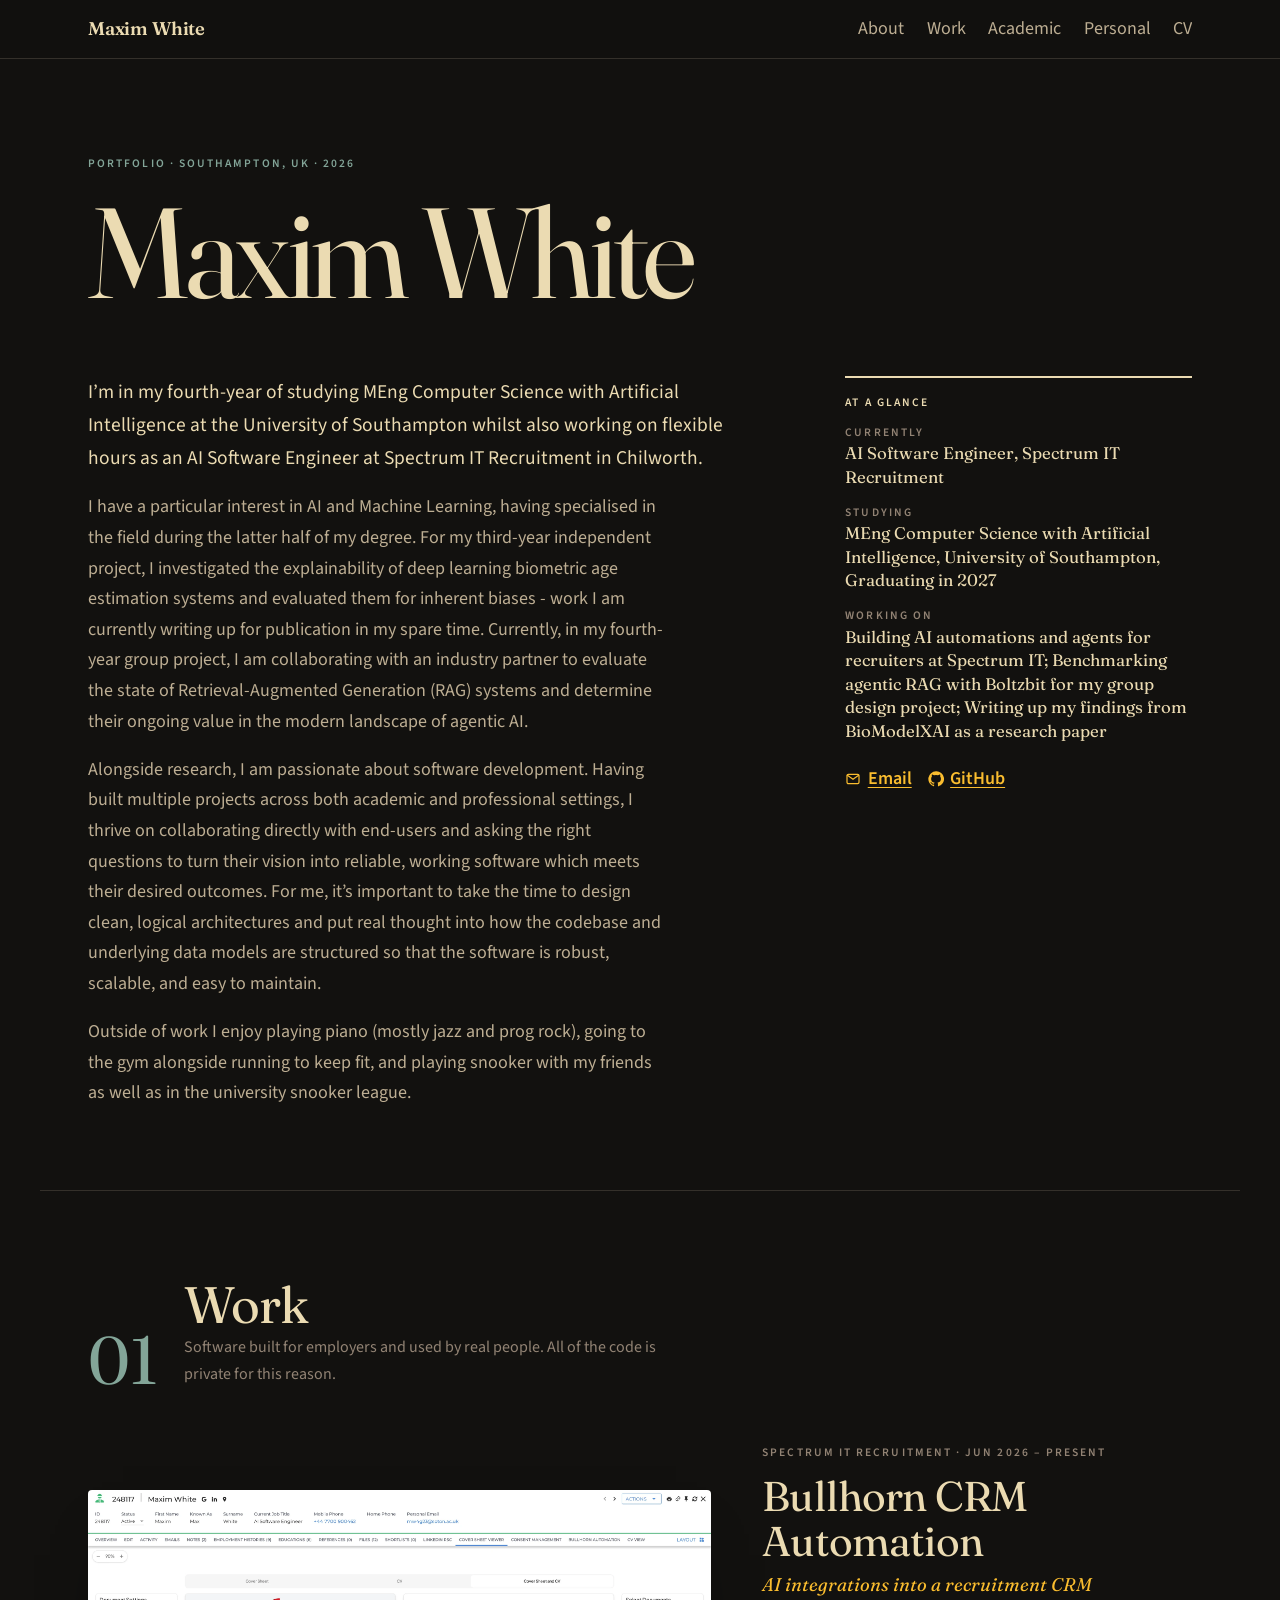
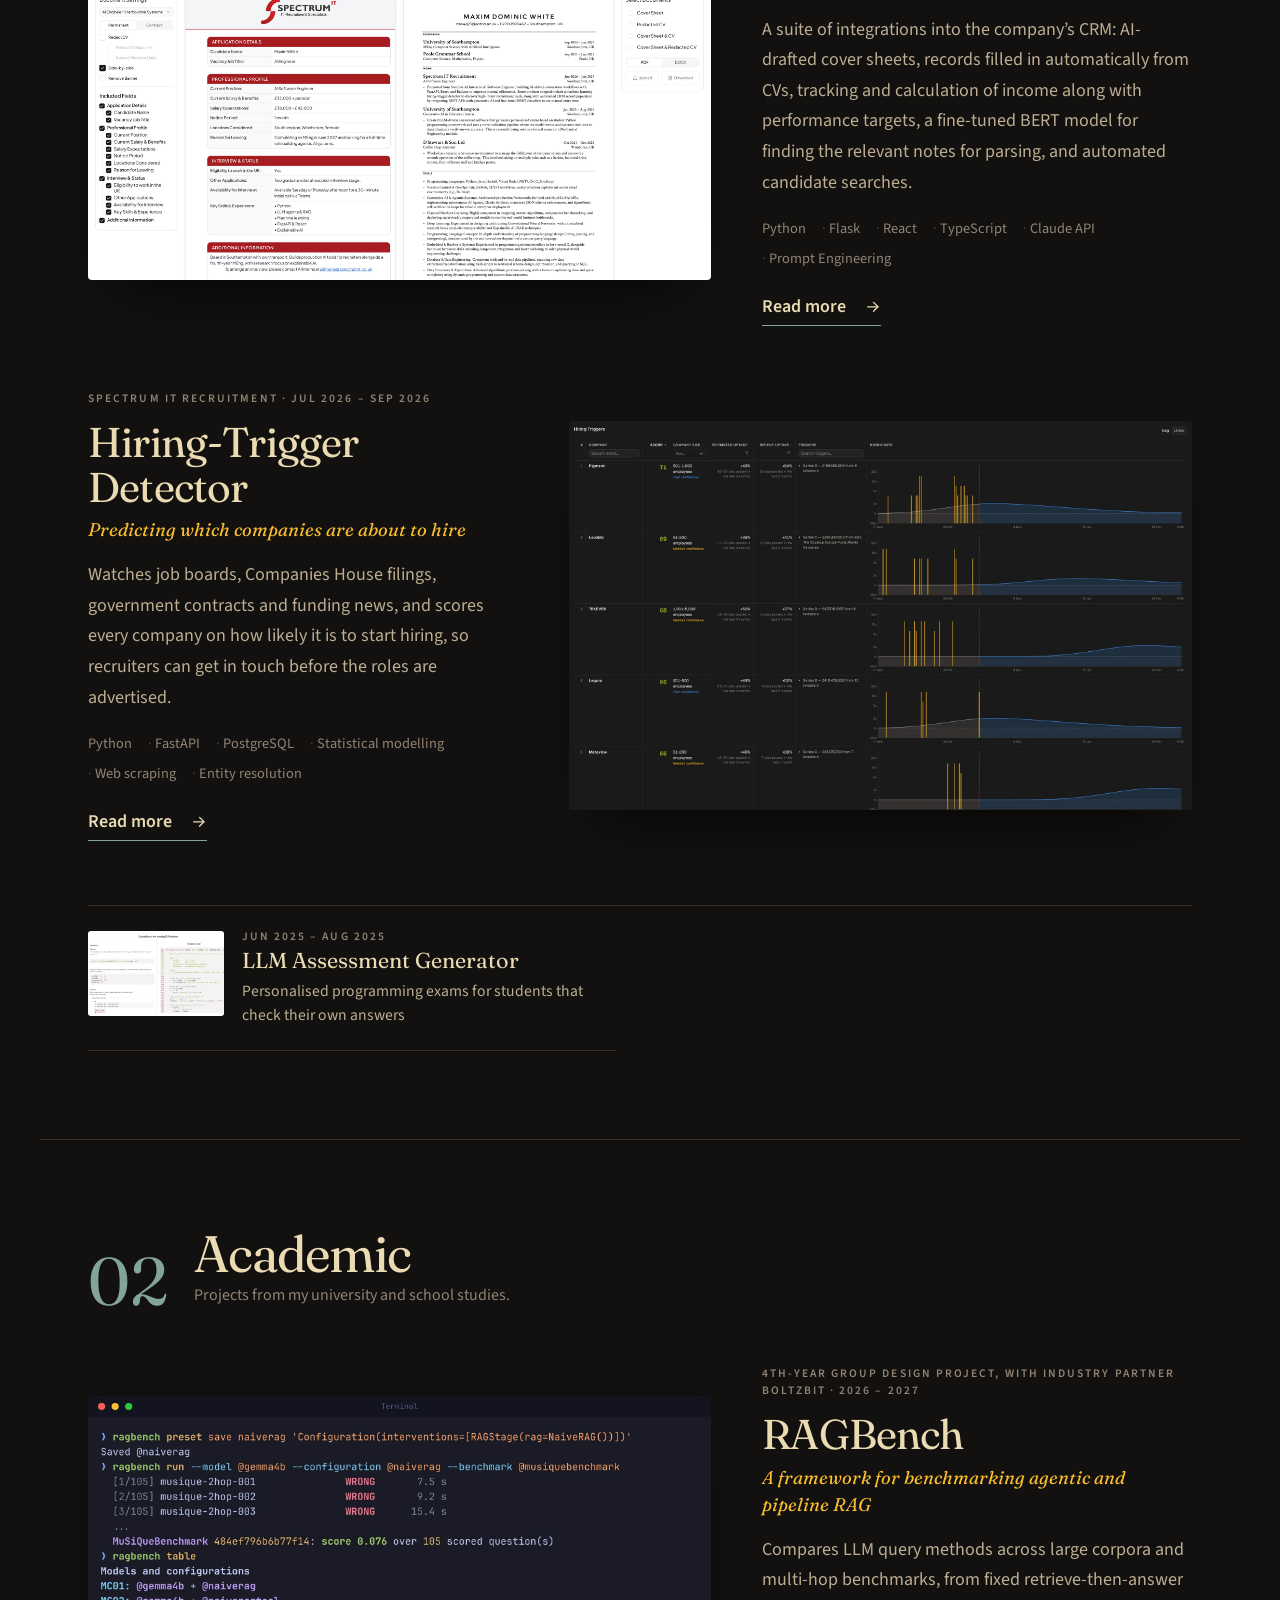
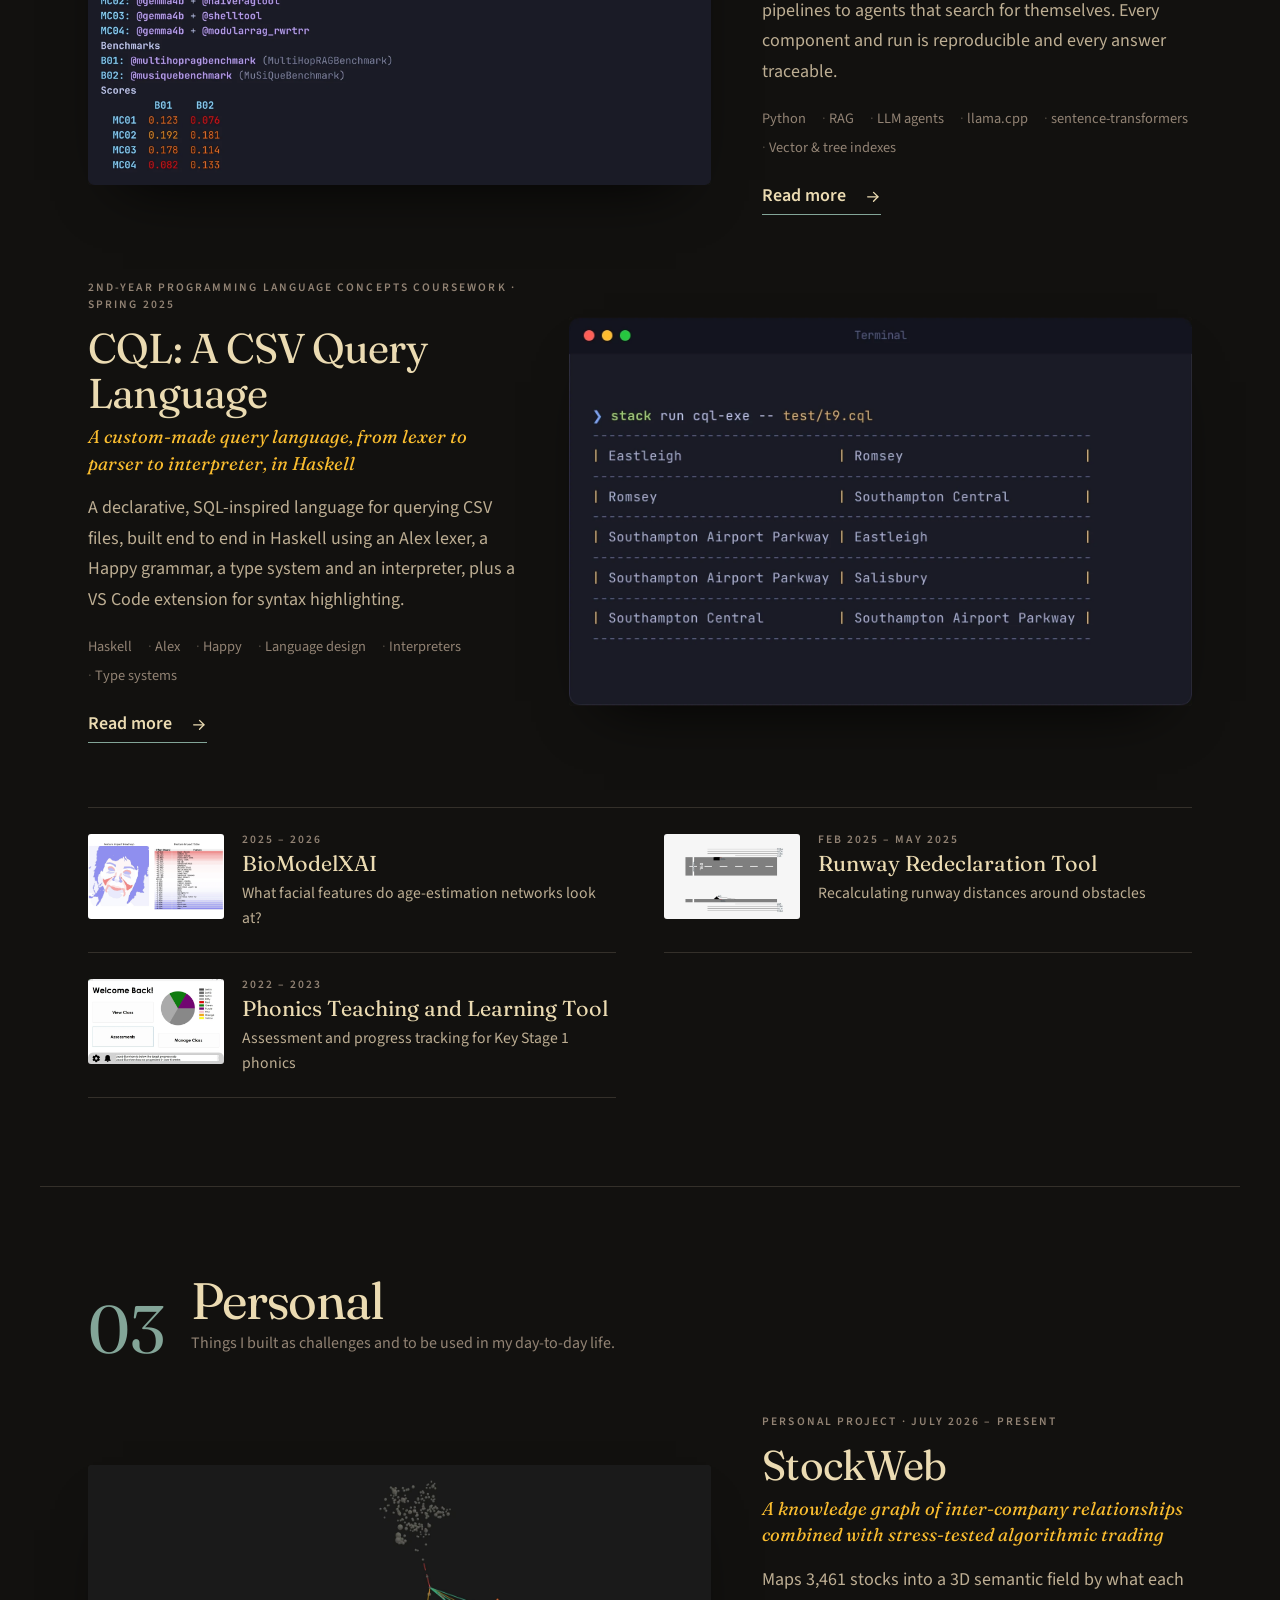
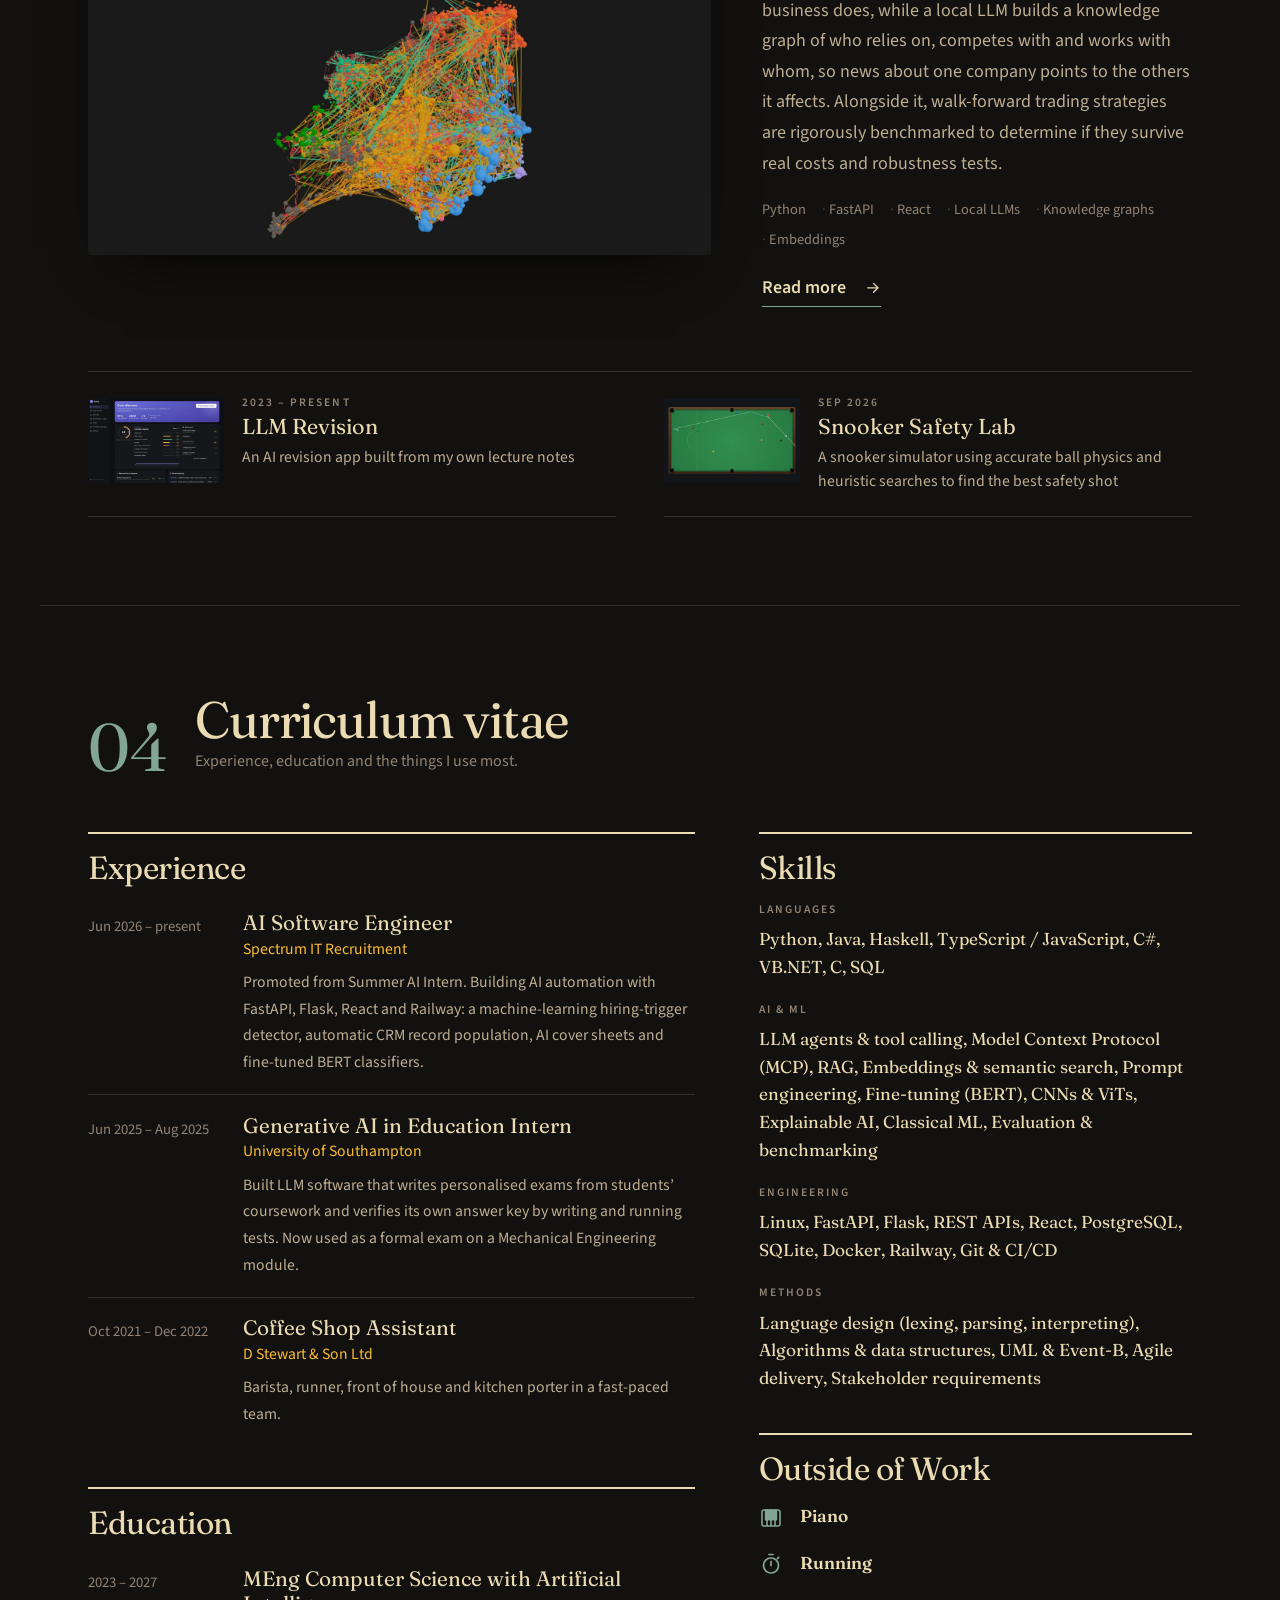
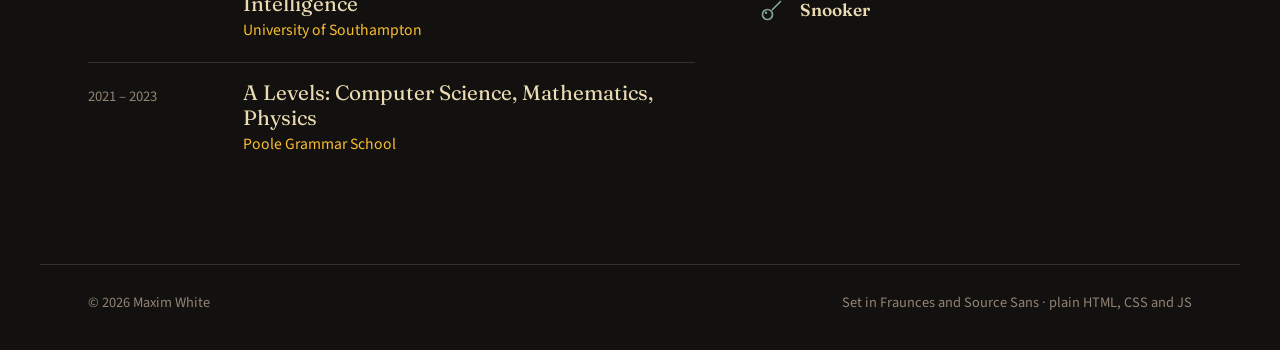
<file: docs/b5nbkK8d/index.html>
<!doctype html>
<!--
  Generated by build.py from content.md and presets.yaml. Don't edit the generated pages: change content.md
  (text and images) or this template (page structure), then run `python build.py`.
-->
<html lang="en-GB" class="no-js" data-palette="gruvbox">
<head>
<meta charset="utf-8">
<meta name="viewport" content="width=device-width, initial-scale=1, viewport-fit=cover">
<title>Maxim White · Portfolio</title>
<meta name="description" content="Portfolio of Maxim White, AI Software Engineer.">
<meta name="robots" content="noindex, nofollow">
<meta name="referrer" content="strict-origin-when-cross-origin">
<meta name="theme-color" content="#12110f">
<script>
  (function () {
    var d = document.documentElement, ids = "gold-blue,blue-gold,lemon-cobalt,sand-slate,gruvbox,terracotta".split(",");
    d.className = d.className.replace("no-js", "js");
    if (false) {
      try { var p = localStorage.getItem("pf-palette"); if (p && ids.indexOf(p) > -1) d.setAttribute("data-palette", p); } catch (e) {}
    }
  })();
</script>
<link rel="preconnect" href="https://fonts.googleapis.com">
<link rel="preconnect" href="https://fonts.gstatic.com" crossorigin>
<link href="https://fonts.googleapis.com/css2?family=Fraunces:ital,opsz,wght@0,9..144,400;0,9..144,600;1,9..144,400&family=Source+Sans+3:wght@400;600&display=swap" rel="stylesheet">
<link rel="stylesheet" href="assets/css/site.css?v=a405401b">
<style>
:root[data-palette="gold-blue"]{--accent:#e6b43c;--accent2:#86b2e8}
:root[data-palette="blue-gold"]{--accent:#74a7ec;--accent2:#ecc55f}
:root[data-palette="lemon-cobalt"]{--accent:#f2d04b;--accent2:#5d9bff}
:root[data-palette="sand-slate"]{--accent:#d8b26a;--accent2:#9ab4cc}
:root[data-palette="gruvbox"]{--accent:#83a598;--accent2:#fabd2f;--text:#ebdbb2;--text2:#bdae93;--muted:#928374}
:root[data-palette="terracotta"]{--accent:#e0855a;--accent2:#e9b872}
</style>
</head>
<body>
<a class="skip" href="#main">Skip to content</a>
<header class="mast">
  <div class="wrap">
    <a class="title" href="#about">Maxim White</a>
    <nav aria-label="Sections"><a href="#about">About</a><a href="#work">Work</a><a href="#academic">Academic</a><a href="#personal">Personal</a><a href="#cv">CV</a></nav>
  </div>
</header>

<main id="main">

<section class="cover wrap" id="about">
  <p class="kicker sc" data-reveal>Portfolio · Southampton, UK · 2026</p>
  <h1 data-reveal>Maxim White</h1>
  <div class="cover-grid">
    <div class="intro" data-reveal><p>I&rsquo;m in my fourth-year of studying MEng Computer Science with Artificial Intelligence at the University of Southampton whilst also working on flexible hours as an AI Software Engineer at Spectrum IT Recruitment in Chilworth.</p>
<p>I have a particular interest in AI and Machine Learning, having specialised in the field during the latter half of my degree. For my third-year independent project, I investigated the explainability of deep learning biometric age estimation systems and evaluated them for inherent biases - work I am currently writing up for publication in my spare time. Currently, in my fourth-year group project, I am collaborating with an industry partner to evaluate the state of Retrieval-Augmented Generation (RAG) systems and determine their ongoing value in the modern landscape of agentic AI.</p>
<p>Alongside research, I am passionate about software development. Having built multiple projects across both academic and professional settings, I thrive on collaborating directly with end-users and asking the right questions to turn their vision into reliable, working software which meets their desired outcomes. For me, it’s important to take the time to design clean, logical architectures and put real thought into how the codebase and underlying data models are structured so that the software is robust, scalable, and easy to maintain.</p>
<p>Outside of work I enjoy playing piano (mostly jazz and prog rock), going to the gym alongside running to keep fit, and playing snooker with my friends as well as in the university snooker league.</p></div>
    <aside class="glance" data-reveal>
      <h2 class="sc">At a glance</h2>
      <dl><div><dt class="sc">Currently</dt><dd>AI Software Engineer, Spectrum IT Recruitment</dd></div><div><dt class="sc">Studying</dt><dd>MEng Computer Science with Artificial Intelligence, University of Southampton, Graduating in 2027</dd></div><div><dt class="sc">Working on</dt><dd>Building AI automations and agents for recruiters at Spectrum IT; Benchmarking agentic RAG with Boltzbit for my group design project; Writing up my findings from BioModelXAI as a research paper</dd></div></dl>
      <div class="links"><a href="mailto:mdwhite4605@gmail.com"><svg viewBox="0 0 24 24" aria-hidden="true" fill="none" stroke="currentColor" stroke-width="1.8" stroke-linecap="round" stroke-linejoin="round"><rect x="3" y="5" width="18" height="14" rx="2"/><path d="m3.5 6.5 8.5 6 8.5-6"/></svg>Email</a><a href="https://github.com/Redumm" target="_blank" rel="noopener"><svg viewBox="0 0 24 24" aria-hidden="true"><path fill="currentColor" d="M12 .5a11.5 11.5 0 0 0-3.64 22.41c.58.1.79-.25.79-.56v-2c-3.2.7-3.88-1.37-3.88-1.37-.53-1.33-1.28-1.69-1.28-1.69-1.05-.71.08-.7.08-.7 1.16.08 1.77 1.19 1.77 1.19 1.03 1.77 2.71 1.26 3.37.96.1-.75.4-1.26.73-1.55-2.55-.29-5.24-1.28-5.24-5.69 0-1.26.45-2.28 1.19-3.09-.12-.29-.52-1.46.11-3.05 0 0 .97-.31 3.17 1.18a11 11 0 0 1 5.77 0c2.2-1.49 3.17-1.18 3.17-1.18.63 1.59.23 2.76.11 3.05.74.81 1.19 1.83 1.19 3.09 0 4.42-2.7 5.39-5.26 5.68.41.36.78 1.06.78 2.14v3.17c0 .31.21.67.8.56A11.5 11.5 0 0 0 12 .5Z"/></svg>GitHub</a></div>
    </aside>
  </div>
</section>

<section class="chapter wrap" id="work">
  <div class="chapter-head" data-reveal><span class="num">01</span><h2>Work</h2><div class="blurb"><p>Software built for employers and used by real people. All of the code is private for this reason.</p></div></div>
  
<div class="feature" data-reveal>
  <button class="f-img" type="button" data-open="bullhorn" aria-label="Read more about Bullhorn CRM Automation"><img src="assets/projects/bullhorn/cover-sheet-generator.webp" alt="" width="2400" height="1500" loading="lazy" decoding="async"></button>
  <div class="f-text">
    <p class="meta sc">Spectrum IT Recruitment · Jun 2026 – present</p>
    <h3>Bullhorn CRM Automation</h3>
    <p class="sub">AI integrations into a recruitment CRM</p>
    <div class="sum"><p>A suite of integrations into the company&rsquo;s CRM: AI-drafted cover sheets, records filled in automatically from CVs, tracking and calculation of income along with performance targets, a fine-tuned BERT model for finding the relevant notes for parsing, and automated candidate searches.</p></div>
    <ul class="tags"><li>Python</li><li>Flask</li><li>React</li><li>TypeScript</li><li>Claude API</li><li>Prompt Engineering</li></ul>
    <button class="read" type="button" data-open="bullhorn">Read more<span class="sr"> about Bullhorn CRM Automation</span> <svg viewBox="0 0 24 24" aria-hidden="true" fill="none" stroke="currentColor" stroke-width="1.8" stroke-linecap="round" stroke-linejoin="round"><path d="M5 12h14"/><path d="m13 6 6 6-6 6"/></svg></button>
  </div>
</div>
<div class="feature flip" data-reveal>
  <button class="f-img" type="button" data-open="hiring-triggers" aria-label="Read more about Hiring-Trigger Detector"><img src="assets/projects/hiring-triggers/cover.webp" alt="" width="1920" height="1200" loading="lazy" decoding="async"></button>
  <div class="f-text">
    <p class="meta sc">Spectrum IT Recruitment · Jul 2026 – Sep 2026</p>
    <h3>Hiring-Trigger Detector</h3>
    <p class="sub">Predicting which companies are about to hire</p>
    <div class="sum"><p>Watches job boards, Companies House filings, government contracts and funding news, and scores every company on how likely it is to start hiring, so recruiters can get in touch before the roles are advertised.</p></div>
    <ul class="tags"><li>Python</li><li>FastAPI</li><li>PostgreSQL</li><li>Statistical modelling</li><li>Web scraping</li><li>Entity resolution</li></ul>
    <button class="read" type="button" data-open="hiring-triggers">Read more<span class="sr"> about Hiring-Trigger Detector</span> <svg viewBox="0 0 24 24" aria-hidden="true" fill="none" stroke="currentColor" stroke-width="1.8" stroke-linecap="round" stroke-linejoin="round"><path d="M5 12h14"/><path d="m13 6 6 6-6 6"/></svg></button>
  </div>
</div><div class="index">
<button class="entry" type="button" data-open="assessment-generator" data-reveal>
  <span class="th"><img src="assets/projects/assessment-generator/cover.webp" alt="" width="2000" height="1250" loading="lazy" decoding="async"></span>
  <span><span class="meta sc">Jun 2025 – Aug 2025</span><span class="h4">LLM Assessment Generator</span><span class="p">Personalised programming exams for students that check their own answers</span></span>
</button></div>
</section>
<section class="chapter wrap" id="academic">
  <div class="chapter-head" data-reveal><span class="num">02</span><h2>Academic</h2><div class="blurb"><p>Projects from my university and school studies.</p></div></div>
  
<div class="feature" data-reveal>
  <button class="f-img" type="button" data-open="ragbench" aria-label="Read more about RAGBench"><img src="assets/projects/ragbench/cover.webp" alt="" width="2010" height="1256" loading="lazy" decoding="async"></button>
  <div class="f-text">
    <p class="meta sc">4th-year Group Design Project, with industry partner Boltzbit · 2026 – 2027</p>
    <h3>RAGBench</h3>
    <p class="sub">A framework for benchmarking agentic and pipeline RAG</p>
    <div class="sum"><p>Compares LLM query methods across large corpora and multi-hop benchmarks, from fixed retrieve-then-answer pipelines to agents that search for themselves. Every component and run is reproducible and every answer traceable.</p></div>
    <ul class="tags"><li>Python</li><li>RAG</li><li>LLM agents</li><li>llama.cpp</li><li>sentence-transformers</li><li>Vector &amp; tree indexes</li></ul>
    <button class="read" type="button" data-open="ragbench">Read more<span class="sr"> about RAGBench</span> <svg viewBox="0 0 24 24" aria-hidden="true" fill="none" stroke="currentColor" stroke-width="1.8" stroke-linecap="round" stroke-linejoin="round"><path d="M5 12h14"/><path d="m13 6 6 6-6 6"/></svg></button>
  </div>
</div>
<div class="feature flip" data-reveal>
  <button class="f-img" type="button" data-open="cql" aria-label="Read more about CQL: A CSV Query Language"><img src="assets/projects/cql/cover.webp" alt="" width="1520" height="950" loading="lazy" decoding="async"></button>
  <div class="f-text">
    <p class="meta sc">2nd-year Programming Language Concepts coursework · Spring 2025</p>
    <h3>CQL: A CSV Query Language</h3>
    <p class="sub">A custom-made query language, from lexer to parser to interpreter, in Haskell</p>
    <div class="sum"><p>A declarative, SQL-inspired language for querying CSV files, built end to end in Haskell using an Alex lexer, a Happy grammar, a type system and an interpreter, plus a VS Code extension for syntax highlighting.</p></div>
    <ul class="tags"><li>Haskell</li><li>Alex</li><li>Happy</li><li>Language design</li><li>Interpreters</li><li>Type systems</li></ul>
    <button class="read" type="button" data-open="cql">Read more<span class="sr"> about CQL: A CSV Query Language</span> <svg viewBox="0 0 24 24" aria-hidden="true" fill="none" stroke="currentColor" stroke-width="1.8" stroke-linecap="round" stroke-linejoin="round"><path d="M5 12h14"/><path d="m13 6 6 6-6 6"/></svg></button>
  </div>
</div><div class="index">
<button class="entry" type="button" data-open="biomodelxai" data-reveal>
  <span class="th"><img src="assets/projects/biomodelxai/cover.webp" alt="" width="1639" height="1024" loading="lazy" decoding="async"></span>
  <span><span class="meta sc">2025 – 2026</span><span class="h4">BioModelXAI</span><span class="p">What facial features do age-estimation networks look at?</span></span>
</button>
<button class="entry" type="button" data-open="runway" data-reveal>
  <span class="th"><img src="assets/projects/runway/cover.webp" alt="" width="960" height="600" loading="lazy" decoding="async"></span>
  <span><span class="meta sc">Feb 2025 – May 2025</span><span class="h4">Runway Redeclaration Tool</span><span class="p">Recalculating runway distances around obstacles</span></span>
</button>
<button class="entry" type="button" data-open="phonics" data-reveal>
  <span class="th"><img src="assets/projects/phonics/cover.webp" alt="" width="960" height="600" loading="lazy" decoding="async"></span>
  <span><span class="meta sc">2022 – 2023</span><span class="h4">Phonics Teaching and Learning Tool</span><span class="p">Assessment and progress tracking for Key Stage 1 phonics</span></span>
</button></div>
</section>
<section class="chapter wrap" id="personal">
  <div class="chapter-head" data-reveal><span class="num">03</span><h2>Personal</h2><div class="blurb"><p>Things I built as challenges and to be used in my day-to-day life.</p></div></div>
  
<div class="feature" data-reveal>
  <button class="f-img" type="button" data-open="stockweb" aria-label="Read more about StockWeb"><img src="assets/projects/stockweb/cover.webp" alt="" width="1600" height="1000" loading="lazy" decoding="async"></button>
  <div class="f-text">
    <p class="meta sc">Personal project · July 2026 – present</p>
    <h3>StockWeb</h3>
    <p class="sub">A knowledge graph of inter-company relationships combined with stress-tested algorithmic trading</p>
    <div class="sum"><p>Maps 3,461 stocks into a 3D semantic field by what each business does, while a local LLM builds a knowledge graph of who relies on, competes with and works with whom, so news about one company points to the others it affects. Alongside it, walk-forward trading strategies are rigorously benchmarked to determine if they survive real costs and robustness tests.</p></div>
    <ul class="tags"><li>Python</li><li>FastAPI</li><li>React</li><li>Local LLMs</li><li>Knowledge graphs</li><li>Embeddings</li></ul>
    <button class="read" type="button" data-open="stockweb">Read more<span class="sr"> about StockWeb</span> <svg viewBox="0 0 24 24" aria-hidden="true" fill="none" stroke="currentColor" stroke-width="1.8" stroke-linecap="round" stroke-linejoin="round"><path d="M5 12h14"/><path d="m13 6 6 6-6 6"/></svg></button>
  </div>
</div><div class="index">
<button class="entry" type="button" data-open="llmrevision" data-reveal>
  <span class="th"><img src="assets/projects/llmrevision/cover.webp" alt="" width="960" height="600" loading="lazy" decoding="async"></span>
  <span><span class="meta sc">2023 – present</span><span class="h4">LLM Revision</span><span class="p">An AI revision app built from my own lecture notes</span></span>
</button>
<button class="entry" type="button" data-open="snooker" data-reveal>
  <span class="th"><img src="assets/projects/snooker/cover.webp" alt="" width="1600" height="1000" loading="lazy" decoding="async"></span>
  <span><span class="meta sc">Sep 2026</span><span class="h4">Snooker Safety Lab</span><span class="p">A snooker simulator using accurate ball physics and heuristic searches to find the best safety shot</span></span>
</button></div>
</section>

<section class="chapter wrap" id="cv">
  <div class="chapter-head" data-reveal><span class="num">04</span><h2>Curriculum vitae</h2><div class="blurb"><p>Experience, education and the things I use most.</p></div></div>
  <div class="cv">
    <div class="cv-col"><div class="cv-group" data-reveal><h3>Experience</h3><div class="cv-item"><div class="when">Jun 2026 – present</div><div><h4>AI Software Engineer</h4><div class="org">Spectrum IT Recruitment</div><p>Promoted from Summer AI Intern. Building AI automation with FastAPI, Flask, React and Railway: a machine-learning hiring-trigger detector, automatic CRM record population, AI cover sheets and fine-tuned BERT classifiers.</p></div></div><div class="cv-item"><div class="when">Jun 2025 – Aug 2025</div><div><h4>Generative AI in Education Intern</h4><div class="org">University of Southampton</div><p>Built LLM software that writes personalised exams from students&rsquo; coursework and verifies its own answer key by writing and running tests. Now used as a formal exam on a Mechanical Engineering module.</p></div></div><div class="cv-item"><div class="when">Oct 2021 – Dec 2022</div><div><h4>Coffee Shop Assistant</h4><div class="org">D Stewart &amp; Son Ltd</div><p>Barista, runner, front of house and kitchen porter in a fast-paced team.</p></div></div></div><div class="cv-group" data-reveal><h3>Education</h3><div class="cv-item"><div class="when">2023 – 2027</div><div><h4>MEng Computer Science with Artificial Intelligence</h4><div class="org">University of Southampton</div></div></div><div class="cv-item"><div class="when">2021 – 2023</div><div><h4>A Levels: Computer Science, Mathematics, Physics</h4><div class="org">Poole Grammar School</div></div></div></div></div>
    <div class="cv-col"><div class="cv-group skills" data-reveal><h3>Skills</h3><h4 class="sc">Languages</h4><p>Python, Java, Haskell, TypeScript / JavaScript, C#, VB.NET, C, SQL</p><h4 class="sc">AI &amp; ML</h4><p>LLM agents &amp; tool calling, Model Context Protocol (MCP), RAG, Embeddings &amp; semantic search, Prompt engineering, Fine-tuning (BERT), CNNs &amp; ViTs, Explainable AI, Classical ML, Evaluation &amp; benchmarking</p><h4 class="sc">Engineering</h4><p>Linux, FastAPI, Flask, REST APIs, React, PostgreSQL, SQLite, Docker, Railway, Git &amp; CI/CD</p><h4 class="sc">Methods</h4><p>Language design (lexing, parsing, interpreting), Algorithms &amp; data structures, UML &amp; Event-B, Agile delivery, Stakeholder requirements</p></div><div class="cv-group hob" data-reveal><h3>Outside of Work</h3><div><svg viewBox="0 0 24 24" aria-hidden="true" fill="none" stroke="currentColor" stroke-width="1.6" stroke-linejoin="round"><rect x="3" y="4" width="18" height="16" rx="2"/><path d="M8 20v-6M12 20v-6M16 20v-6"/><rect x="6.6" y="4" width="2.6" height="10" rx=".6" fill="currentColor"/><rect x="10.7" y="4" width="2.6" height="10" rx=".6" fill="currentColor"/><rect x="14.8" y="4" width="2.6" height="10" rx=".6" fill="currentColor"/></svg><span><b>Piano</b></span></div><div><svg viewBox="0 0 24 24" aria-hidden="true" fill="none" stroke="currentColor" stroke-width="1.7" stroke-linecap="round" stroke-linejoin="round"><circle cx="12" cy="13.5" r="7.5"/><path d="M12 13.5V9.5M10 2.5h4M18.4 6.6l1.3-1.3"/></svg><span><b>Running</b></span></div><div><svg viewBox="0 0 24 24" aria-hidden="true" fill="none" stroke="currentColor" stroke-width="1.7" stroke-linecap="round"><circle cx="8.5" cy="15.5" r="5"/><circle cx="7" cy="13.8" r="1.2" fill="currentColor" stroke="none"/><path d="M13.5 10.5 21.5 2.5"/></svg><span><b>Snooker</b></span></div></div></div>
  </div>
</section>
</main>

<footer class="wrap" id="contact">
  <div class="fine"><span>© 2026 Maxim White</span><span>Set in Fraunces and Source Sans · plain HTML, CSS and JS</span></div>
</footer>

<div class="reader" id="reader" role="dialog" aria-modal="true" aria-labelledby="r-crumb" aria-hidden="true">
  <div class="r-bar"><div class="wrap"><span class="crumb sc" id="r-crumb"></span><button class="r-close" type="button" id="r-close">Close <svg viewBox="0 0 24 24" aria-hidden="true" fill="none" stroke="currentColor" stroke-width="2" stroke-linecap="round"><path d="M6 6l12 12M18 6 6 18"/></svg></button></div></div>
  <article id="r-article"></article>
</div>


<!-- one template per project; the reader shows them -->
<template id="p-bullhorn" data-crumb="Work · Bullhorn CRM Automation">
<p class="kicker sc">Work · Jun 2026 – present</p>
<h1 class="r-title" tabindex="-1">Bullhorn CRM Automation</h1>
<div class="standfirst"><p>A suite of integrations into the company&rsquo;s CRM: AI-drafted cover sheets, records filled in automatically from CVs, tracking and calculation of income along with performance targets, a fine-tuned BERT model for finding the relevant notes for parsing, and automated candidate searches.</p></div>
<dl class="facts"><div><dt class="sc">Context</dt><dd>Spectrum IT Recruitment</dd></div><div><dt class="sc">When</dt><dd>Jun 2026 – present</dd></div><div><dt class="sc">Team</dt><dd>Built alongside one other engineer</dd></div><div><dt class="sc">Built with</dt><dd>Python, Flask, React, TypeScript, Claude API, Prompt Engineering, Fine-tuned BERT, PostgreSQL, Railway</dd></div></dl>
<div class="prose"><p>Recruiters spend much of their day on Bullhorn CRM, inputing data and copying details between CVs, notes and documents. Working alongside another engineer, we built a Flask service and a React app that sits within new tabs in their CRM, interfacing with it&rsquo;s REST API and relieving recruiters&rsquo; workloads of repetative tasks. It is deployed on Railway and is used by the entire recruitment team.</p>
<figure class="fig"><button type="button" class="fig-open" aria-label="Open figure 1 full screen"><img src="assets/projects/bullhorn/cover-sheet-generator.webp" alt="The cover sheet generator inside Bullhorn. Note this screenshot displays fictional data and no real candidate or job information." width="2400" height="1500" loading="lazy" decoding="async"></button><figcaption><b>Fig. 1</b><span class="cap">The cover sheet generator inside Bullhorn. Note this screenshot displays fictional data and no real candidate or job information.</span><span class="k sc">Screenshot</span></figcaption></figure>
<p>The highest-risk components are the ones touching client-facing documents. Rather than relying on surface-level text replacement, candidate contact redaction works directly at the PDF glyph level (with Word files converted first). Detection is run across a number of distinct text extractions preventing unusual formatting from hiding phone numbers, while a two-pass redaction removes contacts, certain images, and hyperlinks without ruining the structure of the document.</p>
<p>A similar pre-processing step is applied to CV parsing by stripping all PII before any data reaches an LLM to ensure full GDPR compliance during automated record population.</p>
<figure class="fig"><button type="button" class="fig-open" aria-label="Open figure 2 full screen"><img src="assets/projects/bullhorn/candidate-shortlist.webp" alt="The candidate shortlist inside a vacancy: search criteria are generated from the job specification then every match is ranked by suitability and availability. Note this screenshot displays fictional data and no real candidate or job information." width="2400" height="1500" loading="lazy" decoding="async"></button><figcaption><b>Fig. 2</b><span class="cap">The candidate shortlist inside a vacancy: search criteria are generated from the job specification then every match is ranked by suitability and availability. Note this screenshot displays fictional data and no real candidate or job information.</span><span class="k sc">Screenshot</span></figcaption></figure>
<p>To automate candidate sourcing, the system combines keywords parsed from a job description with structured parameters like location and pay range, translating them into targeted Boolean queries across the candidate database. Matches are ranked on two axes: role suitability and active availability, using behavioral signals (such as recent CV updates or applications to other roles) to find candidates who are ready to move.</p></div><section class="keypoints"><h2 class="sc">Key points</h2><ul>
<li>Client-ready cover sheets are drafted by Claude from a candidate&rsquo;s CV and notes, edited in a live preview and exported to PDF or Word.</li>
<li>Candidate records filled in automatically: Bullhorn event subscriptions trigger a parsing pipeline (spaCy, Hugging Face NER, Presidio and an LLM) that extracts details from new CVs.</li>
<li>A MiniLM (BERT-family) classifier is fine-tuned on labelled CRM notes to determine which ones contain &ldquo;relevant&rdquo; information, with its decision threshold tuned for recall, prefering false positives over false negatives.</li>
<li>Automated candidate search uses criteria generated from the job spec and vacancy notes and then ranks candidates into a shortlist.</li>
<li>CV redaction removes contact details without disturbing the layout, even when the text is drawn as vector outlines.</li>
</ul></section>
<p class="note"><svg class="ic" viewBox="0 0 24 24" aria-hidden="true" fill="none" stroke="currentColor" stroke-width="1.8" stroke-linecap="round" stroke-linejoin="round"><rect x="5" y="11" width="14" height="9" rx="2"/><path d="M8 11V8a4 4 0 0 1 8 0v3"/></svg>The code for this project is private, so this page describes it in detail instead. </p>
<nav class="pager" aria-label="More projects">
  <button type="button" data-open="snooker"><span class="sc">Previous</span><b>Snooker Safety Lab</b></button>
  <button type="button" data-open="hiring-triggers"><span class="sc">Next</span><b>Hiring-Trigger Detector</b></button>
</nav></template>
<template id="p-hiring-triggers" data-crumb="Work · Hiring-Trigger Detector">
<p class="kicker sc">Work · Jul 2026 – Sep 2026</p>
<h1 class="r-title" tabindex="-1">Hiring-Trigger Detector</h1>
<div class="standfirst"><p>Watches job boards, Companies House filings, government contracts and funding news, and scores every company on how likely it is to start hiring, so recruiters can get in touch before the roles are advertised.</p></div>
<dl class="facts"><div><dt class="sc">Context</dt><dd>Spectrum IT Recruitment</dd></div><div><dt class="sc">When</dt><dd>Jul 2026 – Sep 2026</dd></div><div><dt class="sc">Team</dt><dd>Built alongside one other engineer</dd></div><div><dt class="sc">Built with</dt><dd>Python, FastAPI, PostgreSQL, Statistical modelling, Web scraping, Entity resolution, Authentication &amp; RBAC, Monitoring, Data Visualisation, React, Railway</dd></div></dl>
<div class="prose"><p>The motivation behind this project was that a company that has just raised a Series A, filed new share capital or won a government contract is likely to start hiring soon, and a recruiter who calls first has the advantage. This requires mass data collection, parsing, filtering and weighting to turn it into a rankings table.</p>
<figure class="fig"><button type="button" class="fig-open" aria-label="Open figure 1 full screen"><img src="assets/projects/hiring-triggers/hiring-triggers-table.webp" alt="The Hiring Triggers page: every company scored on how likely it is to start hiring, with the triggers behind it and its modelled hiring rate against its own normal pace." width="2400" height="1500" loading="lazy" decoding="async"></button><figcaption><b>Fig. 1</b><span class="cap">The Hiring Triggers page: every company scored on how likely it is to start hiring, with the triggers behind it and its modelled hiring rate against its own normal pace.</span><span class="k sc">Screenshot</span></figcaption></figure>
<p>For predictions it uses a single rate model in the same family as CRFs - one log-linear rate per company per day, Negative Binomial counts, an offset for the company&rsquo;s own normal hiring rate, and lag windows shaped from data. Every day the model&rsquo;s weights are adjusted so it is constantly learning and improving in accuracy.</p>
<p>A model is only as good as the data feeding it, so a health check page monitors the pipeline itself: database storage against its allowance, a monthly cleansing pass that consolidates old postings and prunes stale records and caches, and 30 days of fetch timings for every ATS and job aggregator, so a slowing or failing source is spotted before it quietly skews the scores.</p>
<figure class="fig"><button type="button" class="fig-open" aria-label="Open figure 2 full screen"><img src="assets/projects/hiring-triggers/health-check.webp" alt="The Health Check page: storage, the latest database cleansing pass, and fetch timings for every ATS and aggregator over the last 30 days (illustrative data)." width="2400" height="1653" loading="lazy" decoding="async"></button><figcaption><b>Fig. 2</b><span class="cap">The Health Check page: storage, the latest database cleansing pass, and fetch timings for every ATS and aggregator over the last 30 days (illustrative data).</span><span class="k sc">Rendered from the real code</span></figcaption></figure></div><section class="keypoints"><h2 class="sc">Key points</h2><ul>
<li>Pulls from 13 job sources (7 aggregators and 6 company ATS boards such as Greenhouse and BambooHR), Companies House (share allotments, people with significant control), Contracts Finder, Find a Tender, Tech.eu funding rounds, SEC EDGAR and more.</li>
<li>Each signal type has a learnable lag window, and every company has a basal hiring rate from a size prior, so each individual trigger&rsquo;s model weight refers to the uplift in hiring rate over this company&rsquo;s normal rate.</li>
<li>Weights update online every night, gated by a recency-weighted surprise test instead of a fixed threshold.</li>
<li>Entity resolution: company names scraped from each source are matched to a single Companies House record by ranking up to 100 candidate matches per name, and duplicate companies are merged across every linked table.</li>
<li>I built its login system: bcrypt-hashed passwords, httpOnly session cookies, admin and user roles with per-service access, admin-only pages and settings, forced password changes after a reset, and a time-limited typed confirmation before any database reset.</li>
<li>Information is presented through a React dashboard with job-posting breakdowns, company details and a health check monitoring every scraper and the database.</li>
</ul></section><section class="extra"><h2 class="sc">Gallery</h2><div class="prose"><figure class="fig"><button type="button" class="fig-open" aria-label="Open figure 3 full screen"><img src="assets/projects/hiring-triggers/job-postings.webp" alt="The Job Postings page: tech roles posted in the last week, by company, with where they're hiring and which job boards they post on." width="2400" height="1500" loading="lazy" decoding="async"></button><figcaption><b>Fig. 3</b><span class="cap">The Job Postings page: tech roles posted in the last week, by company, with where they're hiring and which job boards they post on.</span><span class="k sc">Screenshot</span></figcaption></figure>
<figure class="fig"><button type="button" class="fig-open" aria-label="Open figure 4 full screen"><img src="assets/projects/hiring-triggers/funding-overview.webp" alt="Funding broken down by round type, sector and tech type, recalculated from whatever the table is filtered to." width="2400" height="1500" loading="lazy" decoding="async"></button><figcaption><b>Fig. 4</b><span class="cap">Funding broken down by round type, sector and tech type, recalculated from whatever the table is filtered to.</span><span class="k sc">Screenshot</span></figcaption></figure></div></section>
<p class="note"><svg class="ic" viewBox="0 0 24 24" aria-hidden="true" fill="none" stroke="currentColor" stroke-width="1.8" stroke-linecap="round" stroke-linejoin="round"><rect x="5" y="11" width="14" height="9" rx="2"/><path d="M8 11V8a4 4 0 0 1 8 0v3"/></svg>The code for this project is private, so this page describes it in detail instead. </p>
<nav class="pager" aria-label="More projects">
  <button type="button" data-open="bullhorn"><span class="sc">Previous</span><b>Bullhorn CRM Automation</b></button>
  <button type="button" data-open="assessment-generator"><span class="sc">Next</span><b>LLM Assessment Generator</b></button>
</nav></template>
<template id="p-assessment-generator" data-crumb="Work · LLM Assessment Generator">
<p class="kicker sc">Work · Jun 2025 – Aug 2025</p>
<h1 class="r-title" tabindex="-1">LLM Assessment Generator</h1>
<div class="standfirst"><p>Writes each student a personal exam from their own Python coursework to test their understanding of their own code, then checks its own answer key by writing and running tests. It is now used as a formal exam on a Mechanical Engineering module.</p></div>
<dl class="facts"><div><dt class="sc">Context</dt><dd>Generative AI in Education Internship, University of Southampton</dd></div><div><dt class="sc">When</dt><dd>Jun 2025 – Aug 2025</dd></div><div><dt class="sc">Team</dt><dd>Solo</dd></div><div><dt class="sc">Built with</dt><dd>Python, Claude, ChatGPT, Gemini, Structured output, Code execution</dd></div></dl>
<div class="prose"><p>The aim of this project was to check that students understood the code they had submitted for their coursework, ensuring that they had not just used AI to generate it for them. Manually creating a custom exam for each student in a cohort of around 300 people is completely infeasible, hence an programmatic solution was required. The generator reads a student&rsquo;s submission file and writes questions that only make sense for that code: i.e. What happens if this loop changes? Which of these rewrites behaves the same, What does this print if we adding logging?</p>
<figure class="fig"><button type="button" class="fig-open" aria-label="Open figure 1 full screen"><img src="assets/projects/assessment-generator/review-question-4.webp" alt="The review page staff use: a console-output question built from the student's own gradient-descent code." width="2100" height="1250" loading="lazy" decoding="async"></button><figcaption><b>Fig. 1</b><span class="cap">The review page staff use: a console-output question built from the student's own gradient-descent code.</span><span class="k sc">Screenshot</span></figcaption></figure>
<p>As LLMs are confident and sometimes wrong, the answer is never taken on trust. For each question, a second step writes a verification script that executes every option, compares the results with the model&rsquo;s own answers, and regenerates the question when they disagree. Ultimately, staff still review everything, but with both verification results shown next to each option.</p>
<figure class="fig"><button type="button" class="fig-open" aria-label="Open figure 2 full screen"><img src="assets/projects/assessment-generator/verification-code.webp" alt="Part of the verification script the model wrote, which executes every option against test cases." width="1788" height="1674" loading="lazy" decoding="async"></button><figcaption><b>Fig. 2</b><span class="cap">Part of the verification script the model wrote, which executes every option against test cases.</span><span class="k sc">Rendered from the real code</span></figcaption></figure></div><section class="keypoints"><h2 class="sc">Key points</h2><ul>
<li>Five different styles of question types are built from the student&rsquo;s own code: changed functionality, equivalent implementations, effects of a change, console output and new code.</li>
<li>Every answer is verified: the model writes Python that runs each option against test cases, and a disagreement with its own original answer triggers regeneration.</li>
<li>Works with Anthropic, OpenAI and Google models, with profiles for the prompt, schema and settings, and exponential back-off.</li>
<li>Staff review each exam on a generated HTML page and can change answers or flag questions before it is released.</li>
</ul></section><section class="extra"><h2 class="sc">Gallery</h2><div class="prose"><figure class="fig"><button type="button" class="fig-open" aria-label="Open figure 3 full screen"><img src="assets/projects/assessment-generator/review-question-1.webp" alt="A multiple-select question, with the original and verified answers for each option." width="2100" height="1250" loading="lazy" decoding="async"></button><figcaption><b>Fig. 3</b><span class="cap">A multiple-select question, with the original and verified answers for each option.</span><span class="k sc">Screenshot</span></figcaption></figure>
<figure class="fig"><button type="button" class="fig-open" aria-label="Open figure 4 full screen"><img src="assets/projects/assessment-generator/generator-run.webp" alt="A run that caught a discrepancy and regenerated its questions (illustrative run, real messages)." width="1792" height="582" loading="lazy" decoding="async"></button><figcaption><b>Fig. 4</b><span class="cap">A run that caught a discrepancy and regenerated its questions (illustrative run, real messages).</span><span class="k sc">Rendered from the real code</span></figcaption></figure></div></section>
<p class="note"><svg class="ic" viewBox="0 0 24 24" aria-hidden="true" fill="none" stroke="currentColor" stroke-width="1.8" stroke-linecap="round" stroke-linejoin="round"><rect x="5" y="11" width="14" height="9" rx="2"/><path d="M8 11V8a4 4 0 0 1 8 0v3"/></svg>The code for this project is private, so this page describes it in detail instead. </p>
<nav class="pager" aria-label="More projects">
  <button type="button" data-open="hiring-triggers"><span class="sc">Previous</span><b>Hiring-Trigger Detector</b></button>
  <button type="button" data-open="ragbench"><span class="sc">Next</span><b>RAGBench</b></button>
</nav></template>
<template id="p-ragbench" data-crumb="Academic · RAGBench">
<p class="kicker sc">Academic · 2026 – 2027</p>
<h1 class="r-title" tabindex="-1">RAGBench</h1>
<div class="standfirst"><p>Compares LLM query methods across large corpora and multi-hop benchmarks, from fixed retrieve-then-answer pipelines to agents that search for themselves. Every component and run is reproducible and every answer traceable.</p></div>
<dl class="facts"><div><dt class="sc">Context</dt><dd>4th-year Group Design Project, with industry partner Boltzbit</dd></div><div><dt class="sc">When</dt><dd>2026 – 2027</dd></div><div><dt class="sc">Team</dt><dd>Team of six</dd></div><div><dt class="sc">Status</dt><dd>In progress</dd></div><div><dt class="sc">Built with</dt><dd>Python, RAG, LLM agents, llama.cpp, sentence-transformers, Vector &amp; tree indexes, BM25, SQLite, Evaluation, Prompt Engineering</dd></div></dl>
<div class="prose"><p>To find the best RAG methods many candidates must be tested over a lot of runs. With this in mind, I designed a framework where every component of these systems are interchangable with others which provide the same function. This allows many combinations of small changes to the architecture to be tested.</p>
<figure class="fig"><button type="button" class="fig-open" aria-label="Open figure 1 full screen"><img src="assets/projects/ragbench/system-overview.webp" alt="Every part plugs into one framework: a model, a configuration and a benchmark make a run." width="2200" height="819" loading="lazy" decoding="async"></button><figcaption><b>Fig. 1</b><span class="cap">Every part plugs into one framework: a model, a configuration and a benchmark make a run.</span><span class="k sc">Diagram</span></figcaption></figure>
<p>A &ldquo;run&rdquo; is a model, a configuration (how the model gets the documents, whether as injected context or as tools) and a benchmark. Change one and keep the others fixed, and any difference in the results comes from that part. Because every component&rsquo;s ID is a hash of its settings, the same run always has the same ID, and a stopped run resumes.</p>
<figure class="fig"><button type="button" class="fig-open" aria-label="Open figure 2 full screen"><img src="assets/projects/ragbench/cli-run.webp" alt="Saving a preset, running a benchmark and comparing every setup from the command line." width="1800" height="1256" loading="lazy" decoding="async"></button><figcaption><b>Fig. 2</b><span class="cap">Saving a preset, running a benchmark and comparing every setup from the command line.</span><span class="k sc">Screenshot</span></figcaption></figure></div><p class="role"><em>My role: I designed and built core framework and integrated the team&rsquo;s components into it.</em></p><section class="keypoints"><h2 class="sc">Key points</h2><ul>
<li>Every model, RAG method and benchmark is a component with saved settings and a content-hashed ID, so any result can be re-run exactly.</li>
<li>Four approaches compared so far: naive RAG, modular RAG (query rewriting, hybrid dense and BM25 search, cross-encoder reranking), RAG as a tool, and a Linux shell over the documents.</li>
<li>Interchangeable indexes for semantic retrieval: a dense vector index, BM25 sparse and hybrid indexes, contextual indexes that prefix each chunk with its document&rsquo;s header, and a RAPTOR-style tree index of LLM-written summaries.</li>
<li>Has a command-line interface and Python API</li>
<li>Over 20 measures per question (accuracy, evidence recall, latency, tokens, tool use) in SQLite, with a full transcript of every answer.</li>
</ul></section><section class="extra"><h2 class="sc">Gallery</h2><div class="prose"><figure class="fig wide"><button type="button" class="fig-open" aria-label="Open figure 3 full screen"><img src="assets/projects/ragbench/results-items.webp" alt="Per-question measures for a run, including evidence recall and token counts." width="2600" height="831" loading="lazy" decoding="async"></button><figcaption><b>Fig. 3</b><span class="cap">Per-question measures for a run, including evidence recall and token counts.</span><span class="k sc">Screenshot</span></figcaption></figure>
<figure class="fig wide"><button type="button" class="fig-open" aria-label="Open figure 4 full screen"><img src="assets/projects/ragbench/class-diagram.webp" alt="The full class diagram. Open it to zoom." width="5200" height="1671" loading="lazy" decoding="async"></button><figcaption><b>Fig. 4</b><span class="cap">The full class diagram. Open it to zoom.</span><span class="k sc">Diagram</span></figcaption></figure></div></section>
<p class="note"><svg class="ic" viewBox="0 0 24 24" aria-hidden="true" fill="none" stroke="currentColor" stroke-width="1.8" stroke-linecap="round" stroke-linejoin="round"><rect x="5" y="11" width="14" height="9" rx="2"/><path d="M8 11V8a4 4 0 0 1 8 0v3"/></svg>The code for this project is private, so this page describes it in detail instead. </p>
<nav class="pager" aria-label="More projects">
  <button type="button" data-open="assessment-generator"><span class="sc">Previous</span><b>LLM Assessment Generator</b></button>
  <button type="button" data-open="cql"><span class="sc">Next</span><b>CQL: A CSV Query Language</b></button>
</nav></template>
<template id="p-cql" data-crumb="Academic · CQL: A CSV Query Language">
<p class="kicker sc">Academic · Spring 2025</p>
<h1 class="r-title" tabindex="-1">CQL: A CSV Query Language</h1>
<div class="standfirst"><p>A declarative, SQL-inspired language for querying CSV files, built end to end in Haskell using an Alex lexer, a Happy grammar, a type system and an interpreter, plus a VS Code extension for syntax highlighting.</p></div>
<dl class="facts"><div><dt class="sc">Context</dt><dd>2nd-year Programming Language Concepts coursework</dd></div><div><dt class="sc">When</dt><dd>Spring 2025</dd></div><div><dt class="sc">Team</dt><dd>Solo coursework</dd></div><div><dt class="sc">Built with</dt><dd>Haskell, Alex, Happy, Language design, Interpreters, Type systems</dd></div></dl>
<div class="prose"><p>The brief for this coursework was to build a language for querying CSV files which would be judged on a set of ten tasks. I took inspiration from SQL for structure and naming, since it is declarative and widely known, then borrowed semicolon-terminated statements and parenthesised function calls from Java, so nested operations stay readable.</p>
<figure class="fig"><button type="button" class="fig-open" aria-label="Open figure 1 full screen"><img src="assets/projects/cql/program-t9.webp" alt="A CQL program that finds all paths of length 3 in a relation, using two joins." width="1520" height="612" loading="lazy" decoding="async"></button><figcaption><b>Fig. 1</b><span class="cap">A CQL program that finds all paths of length 3 in a relation, using two joins.</span><span class="k sc">Rendered from the real code</span></figcaption></figure>
<p>Beyond the specification, I added a type system so CSV cells can also be treated as numbers and bools - allowing mathematical and logical operations to be performed on the data. Additionally, I included extra output forms such as a &ldquo;pretty print&rdquo; functionality and syntax highlighting. One of the example programs above (with output below) finds every path of length three through a graph of train stations, using two joins.</p>
<figure class="fig"><button type="button" class="fig-open" aria-label="Open figure 2 full screen"><img src="assets/projects/cql/pretty-print.webp" alt="Its output with PRETTY_PRINT, formatted exactly as the interpreter does." width="1520" height="782" loading="lazy" decoding="async"></button><figcaption><b>Fig. 2</b><span class="cap">Its output with PRETTY_PRINT, formatted exactly as the interpreter does.</span><span class="k sc">Rendered from the real code</span></figcaption></figure></div><section class="keypoints"><h2 class="sc">Key points</h2><ul>
<li>Functions include SELECT–FROM–WHERE blocks, inner and outer joins, Cartesian products, union, intersection and difference, sorting, DISTINCT, TRANSPOSE and more.</li>
<li>A type system (CSV, integer, float, string, boolean, column reference and lists) with implicit inference and explicit conversions.</li>
<li>Additional functionalities include IF/THEN/ELSE blocks, variables, statement sequencing, SAVE and PRETTY_PRINT.</li>
<li>The interpreter evaluates a program by small-step reduction over its syntax tree.</li>
<li>A VS Code syntax-highlighting extension and a 16-page manual covers the syntax and design decisions.</li>
</ul></section><section class="extra"><h2 class="sc">Gallery</h2><div class="prose"><figure class="fig"><button type="button" class="fig-open" aria-label="Open figure 3 full screen"><img src="assets/projects/cql/type-system.webp" alt="A showcase of type conversions, mathematical and logic operations, and an IF/THEN/ELSE block." width="1768" height="582" loading="lazy" decoding="async"></button><figcaption><b>Fig. 3</b><span class="cap">A showcase of type conversions, mathematical and logic operations, and an IF/THEN/ELSE block.</span><span class="k sc">Rendered from the real code</span></figcaption></figure></div></section>
<p class="note"><a target="_blank" rel="noopener" href="https://github.com/Redumm/CustomQueryLanguage">Code on GitHub</a></p>
<nav class="pager" aria-label="More projects">
  <button type="button" data-open="ragbench"><span class="sc">Previous</span><b>RAGBench</b></button>
  <button type="button" data-open="biomodelxai"><span class="sc">Next</span><b>BioModelXAI</b></button>
</nav></template>
<template id="p-biomodelxai" data-crumb="Academic · BioModelXAI">
<p class="kicker sc">Academic · 2025 – 2026</p>
<h1 class="r-title" tabindex="-1">BioModelXAI</h1>
<div class="standfirst"><p>Why does a deep learning network think someone is a certain age? I trained four age-estimation models and built an explainable AI pipeline to find the answer. The program splits an image of a face into around 30 regions and measures how much each one moves the predicted age when removed. It also detects hollistic attributes such as head pose, ethnicity, expressions and more to discover if there any biases inherent in the models.</p></div>
<dl class="facts"><div><dt class="sc">Context</dt><dd>3rd-year Individual Project</dd></div><div><dt class="sc">When</dt><dd>2025 – 2026</dd></div><div><dt class="sc">Team</dt><dd>Solo</dd></div><div><dt class="sc">Built with</dt><dd>Python, Pandas, NumPy, TensorFlow, CNNs, Vision Transformers, Explainable AI, Data Cleansing, Data Visualisation, MediaPipe, Statistics</dd></div></dl>
<div class="prose"><p>Age estimation from faces is used in biometrics and age verification, so it matters why a model predicts the age it does, not just how accurate it is. GradCAM and Saliency maps show where a network looks, but not what that region is worth in years, so I built a system to measure it directly.</p>
<figure class="fig"><button type="button" class="fig-open" aria-label="Open figure 1 full screen"><img src="assets/projects/biomodelxai/heatmap-31.webp" alt="How much each region moved one prediction (real age 31, predicted 36.9). Red regions push the age up, blue push it down." width="2382" height="821" loading="lazy" decoding="async"></button><figcaption><b>Fig. 1</b><span class="cap">How much each region moved one prediction (real age 31, predicted 36.9). Red regions push the age up, blue push it down.</span><span class="k sc">Screenshot</span></figcaption></figure>
<p>The pipeline locates each face&rsquo;s landmarks, builds about 30 anatomical regions, and &ldquo;removes&rdquo; them one at a time using inpainting techniques - recording the change in predicted age. Repeating this over every test image and four architectures shows which regions each model relies on, how that changes with age, and which attributes of a photo make a model go wrong.</p>
<figure class="fig"><button type="button" class="fig-open" aria-label="Open figure 2 full screen"><img src="assets/projects/biomodelxai/region-effects-30-39.webp" alt="Average size of each region's effect for ages 30–39 showing that hair matters most, followed by the eyebrows and eyes." width="1768" height="1686" loading="lazy" decoding="async"></button><figcaption><b>Fig. 2</b><span class="cap">Average size of each region's effect for ages 30–39 showing that hair matters most, followed by the eyebrows and eyes.</span><span class="k sc">Chart from real results</span></figcaption></figure></div><section class="keypoints"><h2 class="sc">Key points</h2><ul>
<li>Four models fine-tuned on AgeDB: SENet50, ViT, Inception-ResNet-v2 and EfficientNetV2, on a 1,300-image test set.</li>
<li>Regions from MediaPipe face landmarks and segmentation, from crow&rsquo;s feet and nasolabial folds to hair and background. Each region is hidden in a way that suits it (grey fill, blur, inpainting, etc) and the age is predicted again.</li>
<li>Effects are aggregated by age band with Welch&rsquo;s t-tests, then tested against holistic</li>
</ul></section><section class="extra"><h2 class="sc">Gallery</h2><div class="prose"><figure class="fig"><button type="button" class="fig-open" aria-label="Open figure 3 full screen"><img src="assets/projects/biomodelxai/effect-vs-age-lines.webp" alt="How much each region adds to the predicted age as faces get older - nasolabial folds matter more and more while hair stops making people look younger after 70." width="1768" height="1318" loading="lazy" decoding="async"></button><figcaption><b>Fig. 3</b><span class="cap">How much each region adds to the predicted age as faces get older - nasolabial folds matter more and more while hair stops making people look younger after 70.</span><span class="k sc">Chart from real results</span></figcaption></figure>
<figure class="fig"><button type="button" class="fig-open" aria-label="Open figure 4 full screen"><img src="assets/projects/biomodelxai/emotion-error.webp" alt="Error by expression: SENet50 predicts smiling faces around 3 years too young." width="1760" height="990" loading="lazy" decoding="async"></button><figcaption><b>Fig. 4</b><span class="cap">Error by expression: SENet50 predicts smiling faces around 3 years too young.</span><span class="k sc">Chart from real results</span></figcaption></figure></div></section>
<p class="note"><svg class="ic" viewBox="0 0 24 24" aria-hidden="true" fill="none" stroke="currentColor" stroke-width="1.8" stroke-linecap="round" stroke-linejoin="round"><rect x="5" y="11" width="14" height="9" rx="2"/><path d="M8 11V8a4 4 0 0 1 8 0v3"/></svg>The code for this project is private, so this page describes it in detail instead. </p>
<nav class="pager" aria-label="More projects">
  <button type="button" data-open="cql"><span class="sc">Previous</span><b>CQL: A CSV Query Language</b></button>
  <button type="button" data-open="runway"><span class="sc">Next</span><b>Runway Redeclaration Tool</b></button>
</nav></template>
<template id="p-runway" data-crumb="Academic · Runway Redeclaration Tool">
<p class="kicker sc">Academic · Feb 2025 – May 2025</p>
<h1 class="r-title" tabindex="-1">Runway Redeclaration Tool</h1>
<div class="standfirst"><p>A JavaFX tool for air traffic control that recalculates a runway&rsquo;s declared distances (TORA, TODA, ASDA and LDA) when an obstacle is on it, and shows the result from above and from the side.</p></div>
<dl class="facts"><div><dt class="sc">Context</dt><dd>2nd-year Software Engineering Group Project</dd></div><div><dt class="sc">When</dt><dd>Feb 2025 – May 2025</dd></div><div><dt class="sc">Team</dt><dd>Team of six</dd></div><div><dt class="sc">Built with</dt><dd>Java, JavaFX, MVC, Maven, JUnit, XML, Agile</dd></div></dl>
<div class="prose"><p>When an obstacle such as a broken-down vehicle sits on or near a runway, the distances available for take-off and landing have to be redeclared. This tool lets a controller add an airport&rsquo;s runways, place an obstacle, and see the recalculated distances along with the reasoning behind them, in top-down and side-on views.</p>
<figure class="fig"><button type="button" class="fig-open" aria-label="Open figure 1 full screen"><img src="assets/projects/runway/top-down-and-side-on.webp" alt="Runway 09L with an obstacle: top-down and side-on views, with the redeclared distances." width="2400" height="1500" loading="lazy" decoding="async"></button><figcaption><b>Fig. 1</b><span class="cap">Runway 09L with an obstacle: top-down and side-on views, with the redeclared distances.</span><span class="k sc">Screenshot</span></figcaption></figure>
<p>My main contributions were designing the classes, setting up the project structure and working on the frontend. Specifically, I created the menu page and all of its tabs &ldquo;Manage Airport and Runways&rdquo;, &ldquo;FAQs&rdquo;, &ldquo;Manage Account&rdquo;, and &ldquo;Manage Users&rdquo;.</p>
<figure class="fig"><button type="button" class="fig-open" aria-label="Open figure 2 full screen"><img src="assets/projects/runway/airport-manager.webp" alt="The airport manager with Heathrow's four runway directions." width="2400" height="1500" loading="lazy" decoding="async"></button><figcaption><b>Fig. 2</b><span class="cap">The airport manager with Heathrow's four runway directions.</span><span class="k sc">Screenshot</span></figcaption></figure></div><section class="keypoints"><h2 class="sc">Key points</h2><ul>
<li>Built using JavaFX and using an MVC design structure and delivered in 2 week long Agile sprints as a team of six</li>
<li>Runways and obstacles can be imported and exported as XML, with a library of predefined obstacles.</li>
<li>Uses a login system with roles, account management and user administration.</li>
<li>JUnit tests verify the functionality of the program, such as testing runway creation, calculation breakdowns, importing/exporting data and objects, etc.</li>
</ul></section><section class="extra"><h2 class="sc">Gallery</h2><div class="prose"><figure class="fig"><button type="button" class="fig-open" aria-label="Open figure 3 full screen"><img src="assets/projects/runway/ohare-airport-manager.webp" alt="Chicago O'Hare's eight runways set up in the airport manager, with their real lengths, drawn at their headings." width="2400" height="1500" loading="lazy" decoding="async"></button><figcaption><b>Fig. 3</b><span class="cap">Chicago O'Hare's eight runways set up in the airport manager, with their real lengths, drawn at their headings.</span><span class="k sc">Screenshot</span></figcaption></figure>
<figure class="fig"><button type="button" class="fig-open" aria-label="Open figure 4 full screen"><img src="assets/projects/runway/faq-import-obstacle.webp" alt="The built-in FAQs: step-by-step help for every task, here importing an obstacle from an XML file." width="2400" height="1350" loading="lazy" decoding="async"></button><figcaption><b>Fig. 4</b><span class="cap">The built-in FAQs: step-by-step help for every task, here importing an obstacle from an XML file.</span><span class="k sc">Screenshot</span></figcaption></figure>
<figure class="fig"><button type="button" class="fig-open" aria-label="Open figure 5 full screen"><img src="assets/projects/runway/manage-account.webp" alt="Manage Account: each user can reset their password, remove their account or log out." width="1440" height="900" loading="lazy" decoding="async"></button><figcaption><b>Fig. 5</b><span class="cap">Manage Account: each user can reset their password, remove their account or log out.</span><span class="k sc">Screenshot</span></figcaption></figure>
<figure class="fig"><button type="button" class="fig-open" aria-label="Open figure 6 full screen"><img src="assets/projects/runway/manage-users.webp" alt="Manage Users: admins see every account and its role, and can add, reset or remove users." width="1440" height="900" loading="lazy" decoding="async"></button><figcaption><b>Fig. 6</b><span class="cap">Manage Users: admins see every account and its role, and can add, reset or remove users.</span><span class="k sc">Screenshot</span></figcaption></figure></div></section>

<nav class="pager" aria-label="More projects">
  <button type="button" data-open="biomodelxai"><span class="sc">Previous</span><b>BioModelXAI</b></button>
  <button type="button" data-open="phonics"><span class="sc">Next</span><b>Phonics Teaching and Learning Tool</b></button>
</nav></template>
<template id="p-phonics" data-crumb="Academic · Phonics Teaching and Learning Tool">
<p class="kicker sc">Academic · 2022 – 2023</p>
<h1 class="r-title" tabindex="-1">Phonics Teaching and Learning Tool</h1>
<div class="standfirst"><p>A desktop program for primary-school teachers for running Read Write Inc. phonics assessments digitally, tracking pupil progress, and generating printable worksheets tailored to what each child finds hardest.</p></div>
<dl class="facts"><div><dt class="sc">Context</dt><dd>A-Level Computer Science NEA</dd></div><div><dt class="sc">When</dt><dd>2022 – 2023</dd></div><div><dt class="sc">Team</dt><dd>Solo</dd></div><div><dt class="sc">Built with</dt><dd>VB.NET, Windows Forms</dd></div></dl>
<div class="prose"><p>This was my A-Level Computer Science NEA project, designed around how teachers run Read Write Inc. assessments on paper. This show my first experience designing, programming and testing  a novel program for a real-world user.</p>
<figure class="fig"><button type="button" class="fig-open" aria-label="Open figure 1 full screen"><img src="assets/projects/phonics/perform-assessment.webp" alt="Performing an assessment, laid out like the official Read Write Inc. sheets." width="1253" height="791" loading="lazy" decoding="async"></button><figcaption><b>Fig. 1</b><span class="cap">Performing an assessment, laid out like the official Read Write Inc. sheets.</span><span class="k sc">Screenshot</span></figcaption></figure></div><section class="keypoints"><h2 class="sc">Key points</h2><ul>
<li>Uses digital versions of the official assessments and works out each pupil&rsquo;s phonics level automatically.</li>
<li>Records what each pupil&rsquo;s mistakes have in common: made-up or real words, number of sounds, digraphs and specific phonemes.</li>
<li>Generates and prints practice worksheets weighted towards each pupil&rsquo;s weaknesses.</li>
<li>Shows progress graphs, class-level charts, alerts when a pupil falls behind, and tracking of special educational needs and targets.</li>
</ul></section><section class="extra"><h2 class="sc">Gallery</h2><div class="prose"><figure class="fig"><button type="button" class="fig-open" aria-label="Open figure 2 full screen"><img src="assets/projects/phonics/home-screen.webp" alt="The home screen: the class's phonics levels and progress alerts." width="1253" height="791" loading="lazy" decoding="async"></button><figcaption><b>Fig. 2</b><span class="cap">The home screen: the class's phonics levels and progress alerts.</span><span class="k sc">Screenshot</span></figcaption></figure>
<figure class="fig"><button type="button" class="fig-open" aria-label="Open figure 3 full screen"><img src="assets/projects/phonics/view-class.webp" alt="A pupil's progress over time and most common mistakes." width="1253" height="791" loading="lazy" decoding="async"></button><figcaption><b>Fig. 3</b><span class="cap">A pupil's progress over time and most common mistakes.</span><span class="k sc">Screenshot</span></figcaption></figure>
<figure class="fig"><button type="button" class="fig-open" aria-label="Open figure 4 full screen"><img src="assets/projects/phonics/print-custom-worksheet.webp" alt="A printable worksheet of target words, cut into flashcards." width="1253" height="791" loading="lazy" decoding="async"></button><figcaption><b>Fig. 4</b><span class="cap">A printable worksheet of target words, cut into flashcards.</span><span class="k sc">Screenshot</span></figcaption></figure>
<figure class="fig"><button type="button" class="fig-open" aria-label="Open figure 5 full screen"><img src="assets/projects/phonics/manage-class.webp" alt="Managing the class's special educational needs and targets." width="1253" height="789" loading="lazy" decoding="async"></button><figcaption><b>Fig. 5</b><span class="cap">Managing the class's special educational needs and targets.</span><span class="k sc">Screenshot</span></figcaption></figure>
<figure class="fig"><button type="button" class="fig-open" aria-label="Open figure 6 full screen"><img src="assets/projects/phonics/choose-assessment.webp" alt="Choosing an assessment or generating a target-words worksheet." width="1253" height="791" loading="lazy" decoding="async"></button><figcaption><b>Fig. 6</b><span class="cap">Choosing an assessment or generating a target-words worksheet.</span><span class="k sc">Screenshot</span></figcaption></figure></div></section>
<p class="note"><a target="_blank" rel="noopener" href="https://github.com/Redumm/Phonics-Teaching-and-Learning-Tool">Code on GitHub</a></p>
<nav class="pager" aria-label="More projects">
  <button type="button" data-open="runway"><span class="sc">Previous</span><b>Runway Redeclaration Tool</b></button>
  <button type="button" data-open="stockweb"><span class="sc">Next</span><b>StockWeb</b></button>
</nav></template>
<template id="p-stockweb" data-crumb="Personal · StockWeb">
<p class="kicker sc">Personal · July 2026 – present</p>
<h1 class="r-title" tabindex="-1">StockWeb</h1>
<div class="standfirst"><p>Maps 3,461 stocks into a 3D semantic field by what each business does, while a local LLM builds a knowledge graph of who relies on, competes with and works with whom, so news about one company points to the others it affects. Alongside it, walk-forward trading strategies are rigorously benchmarked to determine if they survive real costs and robustness tests.</p></div>
<dl class="facts"><div><dt class="sc">Context</dt><dd>Personal project</dd></div><div><dt class="sc">When</dt><dd>July 2026 – present</dd></div><div><dt class="sc">Team</dt><dd>Solo</dd></div><div><dt class="sc">Status</dt><dd>Algos working with company-web trading in progress</dd></div><div><dt class="sc">Built with</dt><dd>Python, FastAPI, React, Local LLMs, Knowledge graphs, Embeddings, Semantic search, UMAP, Data Visualisation, Backtesting, Numba, MetaTrader 5</dd></div></dl>
<div class="prose"><p>This project was started under the assumption that markets react to news a company by moving others: suppliers, competitors, customers. For example, a supply chain delay may effect a large company&rsquo;s production and hence revenue targets down the line. StockWeb builds the &ldquo;web&rdquo; to take advantage of this information. Each company&rsquo;s description is embedded so that similar businesses sit together, and a local language model scours company websites and search results to find each company&rsquo;s most important relationships. The next step in progress is trading on events through that web.</p>
<figure class="fig"><button type="button" class="fig-open" aria-label="Open figure 1 full screen"><img src="assets/projects/stockweb/web-all-links.webp" alt="The company web: 3,461 companies placed by meaning, coloured by sector, with every relationship drawn." width="2000" height="1250" loading="lazy" decoding="async"></button><figcaption><b>Fig. 1</b><span class="cap">The company web: 3,461 companies placed by meaning, coloured by sector, with every relationship drawn.</span><span class="k sc">Screenshot</span></figcaption></figure>
<p>The algorithmic trading side is currently implemented and under testing in a demo account. Strategies choose their parameters on 18 months of data and are tested on the next 4, constantly rolling forward. Results are only significant if they beat buy-and-hold after every cost. Even then, they are subjected to surviving the same test on noise-perturbed prices and must beat hundreds of random-entry strategies.</p>
<figure class="fig"><button type="button" class="fig-open" aria-label="Open figure 2 full screen"><img src="assets/projects/stockweb/algo-growth.webp" alt="One result from a real backtest: an EMA-band reversion strategy on BJ's Wholesale against buy-and-hold, after costs." width="1760" height="990" loading="lazy" decoding="async"></button><figcaption><b>Fig. 2</b><span class="cap">One result from a real backtest: an EMA-band reversion strategy on BJ's Wholesale against buy-and-hold, after costs.</span><span class="k sc">Chart from real results</span></figcaption></figure></div><section class="keypoints"><h2 class="sc">Key points</h2><ul>
<li>Company descriptions are embedded with a sentence-transformer and laid out in 3D with UMAP.</li>
<li>A knowledge graph of 7,341 typed relationships (relies on, competes with, works with) extracted by a local Qwen 3.5 9B model using web search, each scored in strength from 1-10 and linked to its source.</li>
<li>A local LLM assistant has capabilties for web search, reading the database, viewing the live portfolio, and with access to a sandboxed Python shell and its own memory.</li>
<li>30 buy-only strategies are walk-forward tested across around 3,300 markets.</li>
<li>Every cost the broker charges is counted: commission, spread, stamp duty and transaction taxes, currency fees and dividend withholding. Look-ahead bias is ruled out with truncation tests.</li>
<li>Noise and random-strategy robustness tests are preformed with strategies stacked into one account with standard-deviation-based position scaling using a live trader that runs them through MetaTrader 5.</li>
</ul></section><div class="numbers"><div><b>3,461</b><span>Companies in the web</span></div><div><b>7,341</b><span>LLM-found relationships</span></div><div><b>30</b><span>Walk-forward tested strategies</span></div></div><section class="extra"><h2 class="sc">Gallery</h2><div class="prose"><figure class="fig"><button type="button" class="fig-open" aria-label="Open figure 3 full screen"><img src="assets/projects/stockweb/web-nvidia.webp" alt="NVIDIA: relied on by Alphabet and Adobe for GPUs, with each link's note and where it came from." width="2000" height="1250" loading="lazy" decoding="async"></button><figcaption><b>Fig. 3</b><span class="cap">NVIDIA: relied on by Alphabet and Adobe for GPUs, with each link's note and where it came from.</span><span class="k sc">Screenshot</span></figcaption></figure>
<figure class="fig"><button type="button" class="fig-open" aria-label="Open figure 4 full screen"><img src="assets/projects/stockweb/algo-noise.webp" alt="Its noise test: even the 5th-percentile run on perturbed prices beats buy-and-hold by a wide margin." width="1760" height="990" loading="lazy" decoding="async"></button><figcaption><b>Fig. 4</b><span class="cap">Its noise test: even the 5th-percentile run on perturbed prices beats buy-and-hold by a wide margin.</span><span class="k sc">Chart from real results</span></figcaption></figure>
<figure class="fig"><button type="button" class="fig-open" aria-label="Open figure 5 full screen"><img src="assets/projects/stockweb/algo-random.webp" alt="Versus random: 300 random strategies with the same trades and holding times, placed at random. The strategy's Sharpe of 1.68 beat the best of them (1.18)." width="1760" height="990" loading="lazy" decoding="async"></button><figcaption><b>Fig. 5</b><span class="cap">Versus random: 300 random strategies with the same trades and holding times, placed at random. The strategy's Sharpe of 1.68 beat the best of them (1.18).</span><span class="k sc">Chart from real results</span></figcaption></figure></div></section>
<p class="note"><svg class="ic" viewBox="0 0 24 24" aria-hidden="true" fill="none" stroke="currentColor" stroke-width="1.8" stroke-linecap="round" stroke-linejoin="round"><rect x="5" y="11" width="14" height="9" rx="2"/><path d="M8 11V8a4 4 0 0 1 8 0v3"/></svg>The code for this project is private, so this page describes it in detail instead. </p>
<nav class="pager" aria-label="More projects">
  <button type="button" data-open="phonics"><span class="sc">Previous</span><b>Phonics Teaching and Learning Tool</b></button>
  <button type="button" data-open="llmrevision"><span class="sc">Next</span><b>LLM Revision</b></button>
</nav></template>
<template id="p-llmrevision" data-crumb="Personal · LLM Revision">
<p class="kicker sc">Personal · 2023 – present</p>
<h1 class="r-title" tabindex="-1">LLM Revision</h1>
<div class="standfirst"><p>Turns my lecture notes into a revision system: the program links real worksheets and past-paper questions to topics, writes new papers in the same style, marks my answers, and keeps a exam-readiness score for every topic based on my performance in tests and daily revision sessions.</p></div>
<dl class="facts"><div><dt class="sc">Context</dt><dd>Personal project</dd></div><div><dt class="sc">When</dt><dd>2023 – present</dd></div><div><dt class="sc">Team</dt><dd>Solo</dd></div><div><dt class="sc">Built with</dt><dd>Python, FastAPI, React, TypeScript, Gemini, Tool calling, RAG, SQLite</dd></div></dl>
<div class="prose"><p>Generic AI tutors don&rsquo;t know exactly what my lecturers taught or how my exams are going to be structured. LLMRevision works solely from my notes and my module&rsquo;s real worksheets and past papers, so its questions match exactly the content and depth of knowledge upon which I&rsquo;ll be assessed.</p>
<figure class="fig"><button type="button" class="fig-open" aria-label="Open figure 1 full screen"><img src="assets/projects/llmrevision/v2-dashboard.webp" alt="The dashboard: exam readiness, topic scores and what to revise next." width="2160" height="1350" loading="lazy" decoding="async"></button><figcaption><b>Fig. 1</b><span class="cap">The dashboard: exam readiness, topic scores and what to revise next.</span><span class="k sc">Screenshot</span></figcaption></figure>
<p>The first version was a terminal app built with Textual that generated practice exams from a module&rsquo;s notes, hints from lecturers about exam structure and example questions. Version 2 added a web interface, daily revision sessions, marking, links to real questions, subtopic exam-readiness scoring, the agent, and its toolbox.</p>
<figure class="fig"><button type="button" class="fig-open" aria-label="Open figure 2 full screen"><img src="assets/projects/llmrevision/v2-revision-session.webp" alt="The end of a revision session, with the topics it covered and how each went." width="2160" height="1350" loading="lazy" decoding="async"></button><figcaption><b>Fig. 2</b><span class="cap">The end of a revision session, with the topics it covered and how each went.</span><span class="k sc">Screenshot</span></figcaption></figure></div><section class="keypoints"><h2 class="sc">Key points</h2><ul>
<li>Notes are split into topics by their headings and hashed, so scores survive edits to the notes and topic renaming by using fuzzy matching when a heading changes.</li>
<li>A Google Gemini agent with nine tools (full-text search over the notes, reading topics, knowledge scores, real example questions, creating tests and more) writes worksheets and mock papers in the style of the real ones.</li>
<li>Marking moves each topic&rsquo;s score in proportion to the evidence, and keeps a written assessment and a history of every change.</li>
<li>Daily revision sessions pick the weakest, never-assessed and longest-unchecked topics.</li>
<li>Built for Gemini&rsquo;s free tier: requests fall back across models, and models that are out of quota are rested until it resets.</li>
</ul></section><section class="extra"><h2 class="sc">Gallery</h2><div class="prose"><figure class="fig"><button type="button" class="fig-open" aria-label="Open figure 3 full screen"><img src="assets/projects/llmrevision/v2-marked-attempt.webp" alt="A marked mock test, and how it changed each topic's score." width="2160" height="1350" loading="lazy" decoding="async"></button><figcaption><b>Fig. 3</b><span class="cap">A marked mock test, and how it changed each topic's score.</span><span class="k sc">Screenshot</span></figcaption></figure>
<figure class="fig"><button type="button" class="fig-open" aria-label="Open figure 4 full screen"><img src="assets/projects/llmrevision/v2-assistant-worksheet.webp" alt="Asking the assistant for a worksheet in the style of a real mock test." width="2160" height="1350" loading="lazy" decoding="async"></button><figcaption><b>Fig. 4</b><span class="cap">Asking the assistant for a worksheet in the style of a real mock test.</span><span class="k sc">Screenshot</span></figcaption></figure>
<figure class="fig"><button type="button" class="fig-open" aria-label="Open figure 5 full screen"><img src="assets/projects/llmrevision/v2-mock-test.webp" alt="A generated mock test, rendered with LaTeX maths." width="2160" height="1350" loading="lazy" decoding="async"></button><figcaption><b>Fig. 5</b><span class="cap">A generated mock test, rendered with LaTeX maths.</span><span class="k sc">Screenshot</span></figcaption></figure>
<figure class="fig"><button type="button" class="fig-open" aria-label="Open figure 6 full screen"><img src="assets/projects/llmrevision/v2-notes.webp" alt="Notes split into scored topics, each with what I know and what I don't." width="2160" height="1350" loading="lazy" decoding="async"></button><figcaption><b>Fig. 6</b><span class="cap">Notes split into scored topics, each with what I know and what I don't.</span><span class="k sc">Screenshot</span></figcaption></figure>
<figure class="fig"><button type="button" class="fig-open" aria-label="Open figure 7 full screen"><img src="assets/projects/llmrevision/v1-practice-exam-questions.webp" alt="Version 1: a terminal app built with Textual." width="1800" height="929" loading="lazy" decoding="async"></button><figcaption><b>Fig. 7</b><span class="cap">Version 1: a terminal app built with Textual.</span><span class="k sc">Screenshot</span></figcaption></figure></div></section>
<p class="note"><a target="_blank" rel="noopener" href="https://github.com/Redumm/LLMRevision">Version 1 on GitHub</a></p>
<nav class="pager" aria-label="More projects">
  <button type="button" data-open="stockweb"><span class="sc">Previous</span><b>StockWeb</b></button>
  <button type="button" data-open="snooker"><span class="sc">Next</span><b>Snooker Safety Lab</b></button>
</nav></template>
<template id="p-snooker" data-crumb="Personal · Snooker Safety Lab">
<p class="kicker sc">Personal · Sep 2026</p>
<h1 class="r-title" tabindex="-1">Snooker Safety Lab</h1>
<div class="standfirst"><p>Set up any snooker position simulates thousands of shots with accurate ball physics, then ranks the shots by how good they are, how easy they are to play, and how much margin for error there is in pace and contact point.</p></div>
<dl class="facts"><div><dt class="sc">Context</dt><dd>Personal project</dd></div><div><dt class="sc">When</dt><dd>Sep 2026</dd></div><div><dt class="sc">Team</dt><dd>Solo</dd></div><div><dt class="sc">Built with</dt><dd>Python, Numba, FastAPI, JavaScript</dd></div></dl>
<div class="prose"><p>To aid my practice and understanding of ball collision physics, angles around the table, and positioning the cue ball, this software can show for a given position which safety shot is best and how much room for error it leaves. <img alt="Finding a snooker behind the baulk colours." src="assets/projects/snooker/cover.webp" title="screenshot"></p>
<p>The program applies heuristics first to narrow the search space before simulating thousands of shots and scoring them. Every candidate shot experiences a grid search of simulations around it to determine the margin for error before the shot becomes an ineffective safety.</p>
<figure class="fig"><button type="button" class="fig-open" aria-label="Open figure 1 full screen"><img src="assets/projects/snooker/safety-detail.webp" alt="The best safety in a mid-frame position: a quarter-ball cut on the top red that leaves the opponent snookered behind the green, with its margins for error in pace and contact." width="1782" height="887" loading="lazy" decoding="async"></button><figcaption><b>Fig. 1</b><span class="cap">The best safety in a mid-frame position: a quarter-ball cut on the top red that leaves the opponent snookered behind the green, with its margins for error in pace and contact.</span><span class="k sc">Screenshot</span></figcaption></figure></div><section class="keypoints"><h2 class="sc">Key points</h2><ul>
<li>Ball physics simulation code is compiled with numba: collisions, cushions, pockets, spin, swerve and the nap of the cloth.</li>
<li>Searches over 10,000 candidate shots in around 4.5 seconds and ranks them by safety and ease.</li>
<li>Margin-for-error strips show what happens if the pace is up to 20% off or the contact is up to 3 mm out.</li>
<li>Scores what is left for the opponent (best pot, chance of escaping a snooker) and the foul risk, and can continue from the end position to find the best reply.</li>
<li>Play your own shot, with the whole shot line simulated live as you aim.</li>
</ul></section><div class="numbers"><div><b>10,280</b><span>shots simulated in 4.4 s</span></div><div><b>±20%</b><span>pace error tested</span></div><div><b>±3mm</b><span>contact error tested</span></div></div><section class="extra"><h2 class="sc">Gallery</h2><div class="prose"><figure class="fig"><button type="button" class="fig-open" aria-label="Open figure 2 full screen"><img src="assets/projects/snooker/reds-safety.webp" alt="With a few reds left: a soft shot onto the loose red that leaves the cue ball tight against it and nothing on for the opponent." width="1920" height="1080" loading="lazy" decoding="async"></button><figcaption><b>Fig. 2</b><span class="cap">With a few reds left: a soft shot onto the loose red that leaves the cue ball tight against it and nothing on for the opponent.</span><span class="k sc">Screenshot</span></figcaption></figure></div></section>
<p class="note"><svg class="ic" viewBox="0 0 24 24" aria-hidden="true" fill="none" stroke="currentColor" stroke-width="1.8" stroke-linecap="round" stroke-linejoin="round"><rect x="5" y="11" width="14" height="9" rx="2"/><path d="M8 11V8a4 4 0 0 1 8 0v3"/></svg>The code for this project is private, so this page describes it in detail instead. </p>
<nav class="pager" aria-label="More projects">
  <button type="button" data-open="llmrevision"><span class="sc">Previous</span><b>LLM Revision</b></button>
  <button type="button" data-open="bullhorn"><span class="sc">Next</span><b>Bullhorn CRM Automation</b></button>
</nav></template>

<script src="assets/js/site.js?v=b8686310"></script>
</body>
</html>
</file>
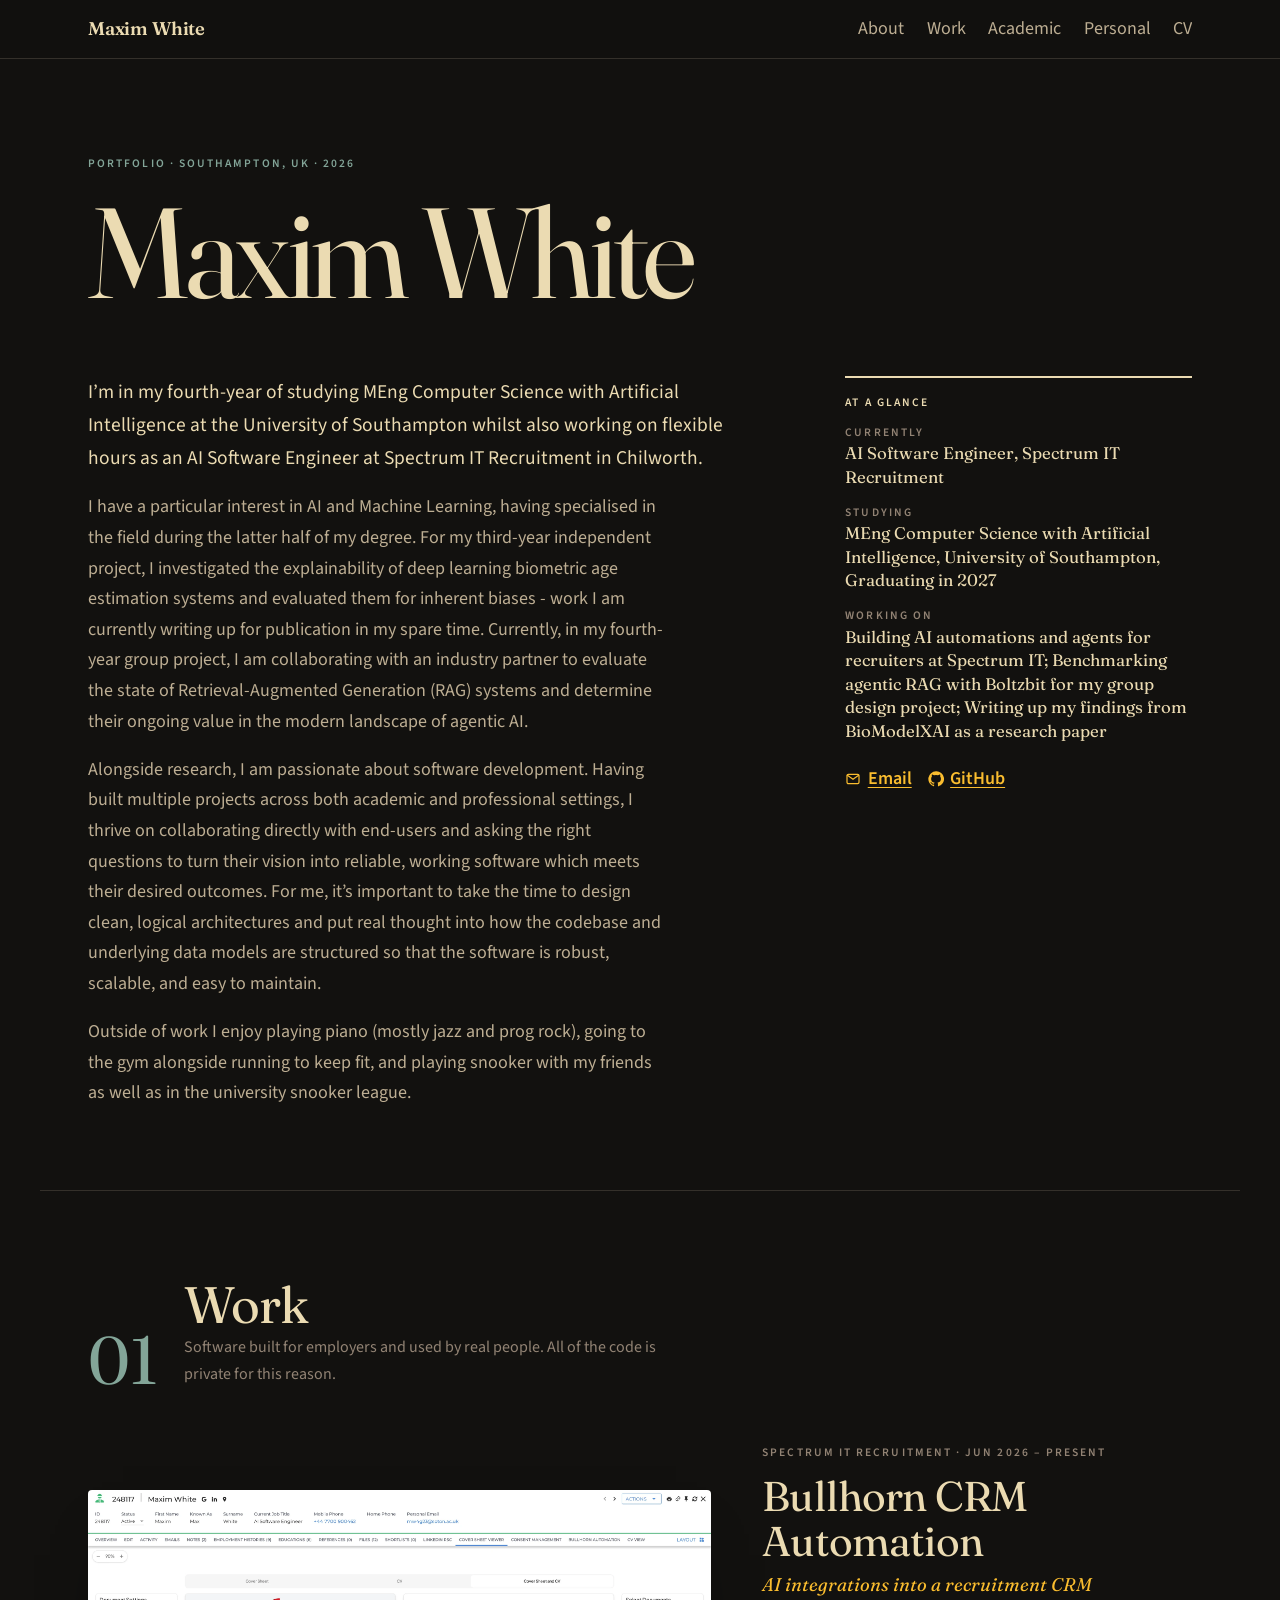
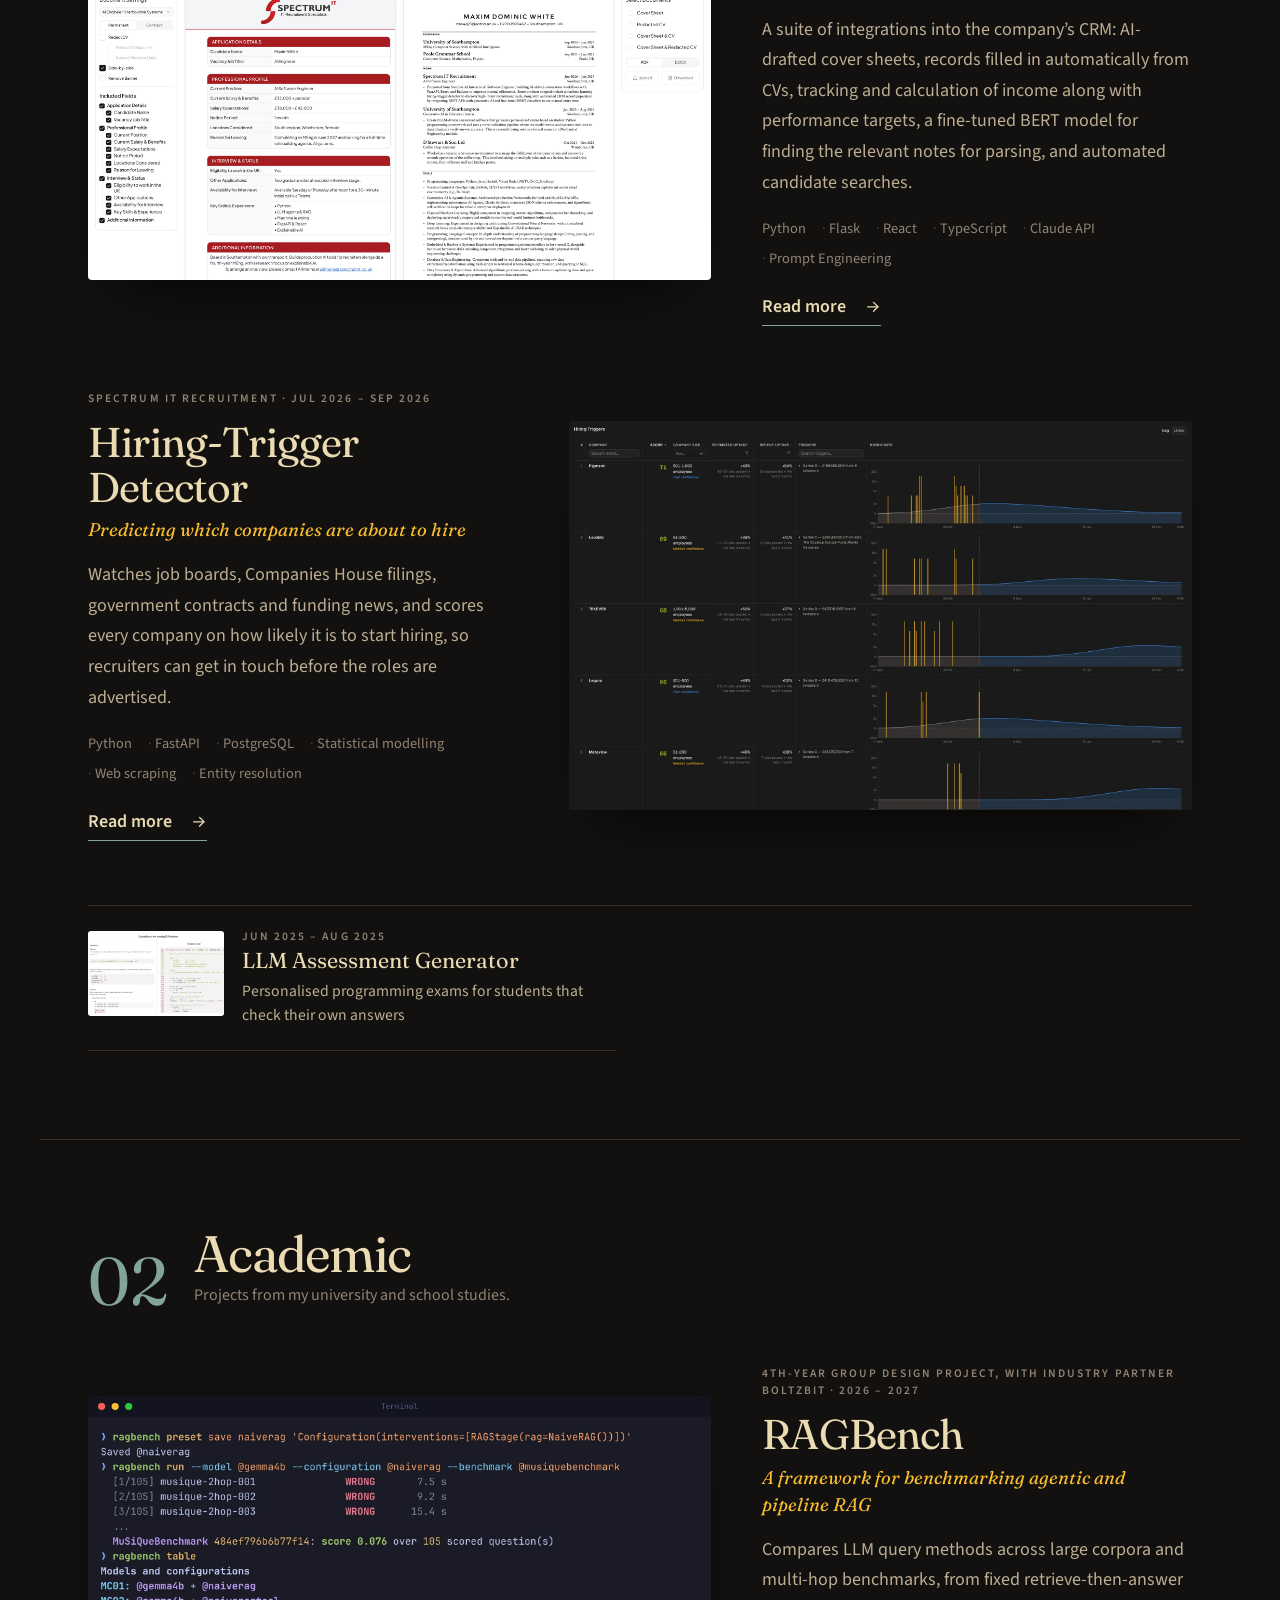
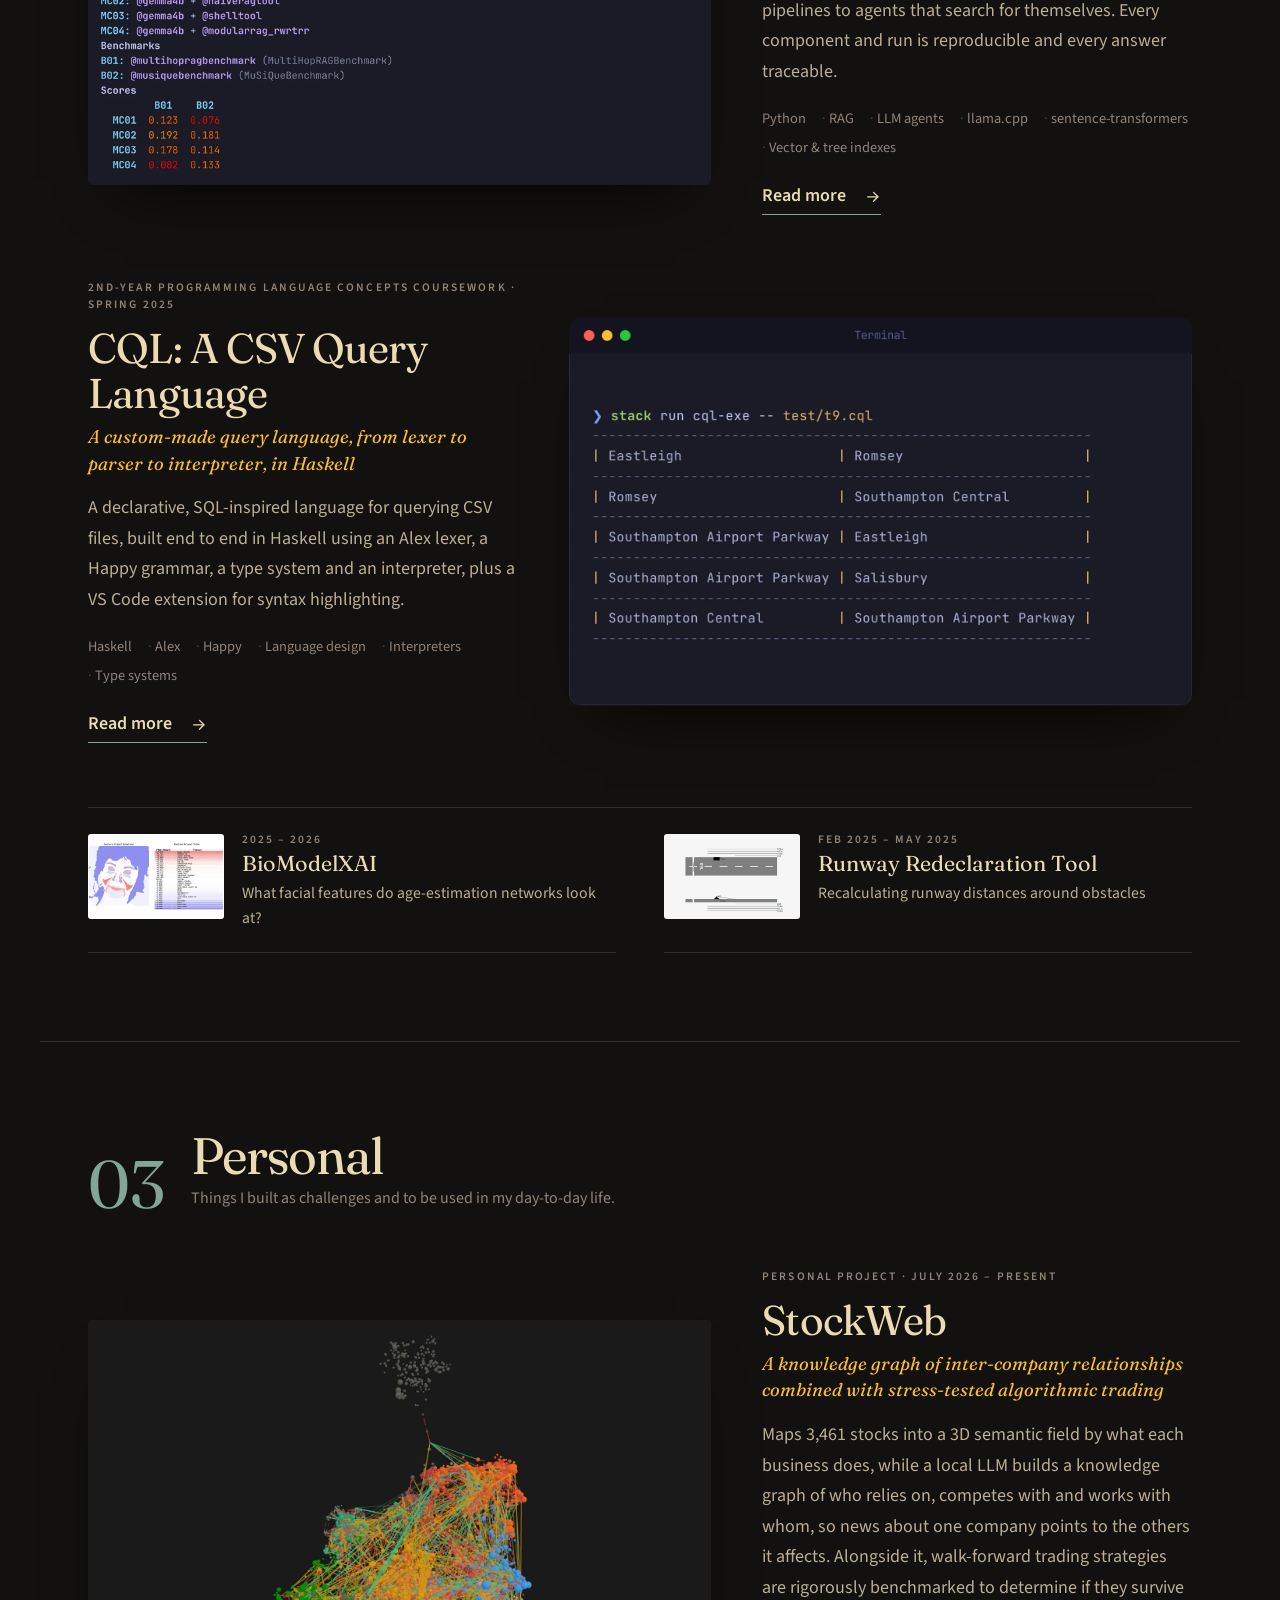
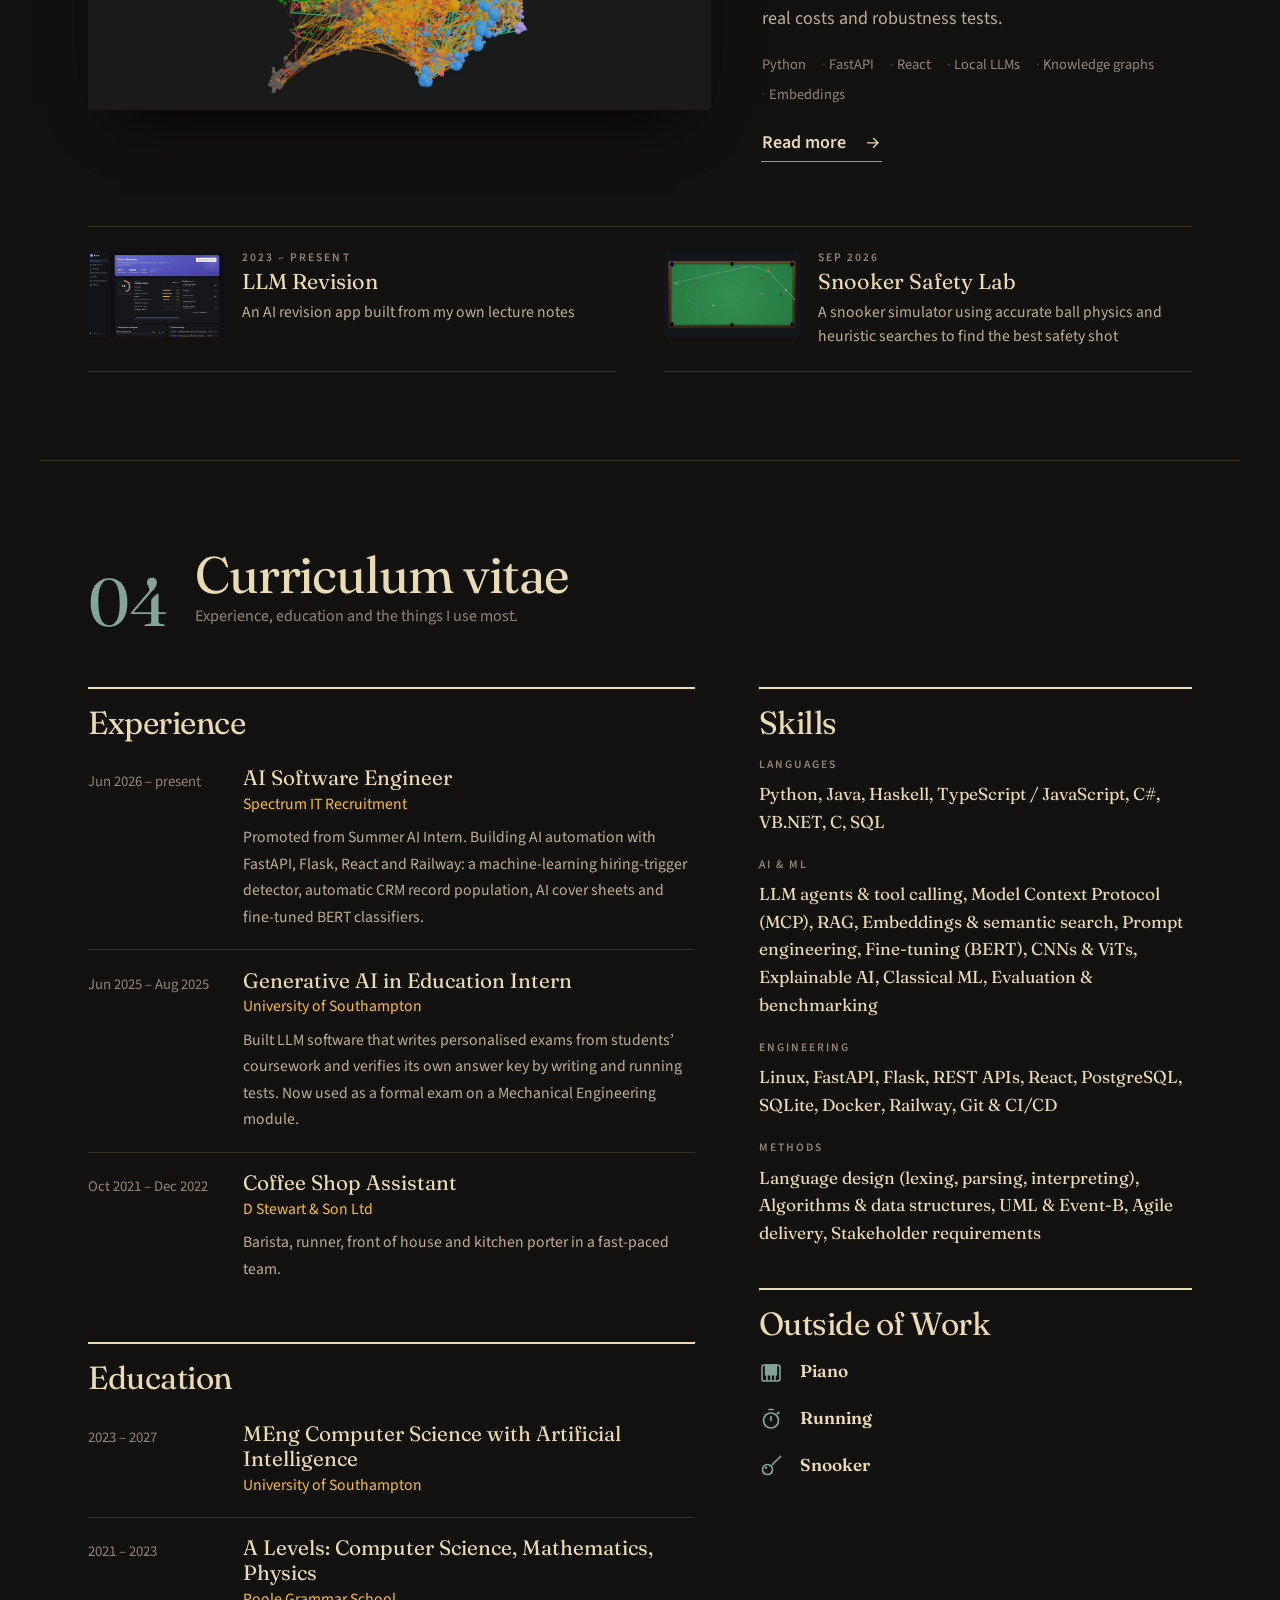
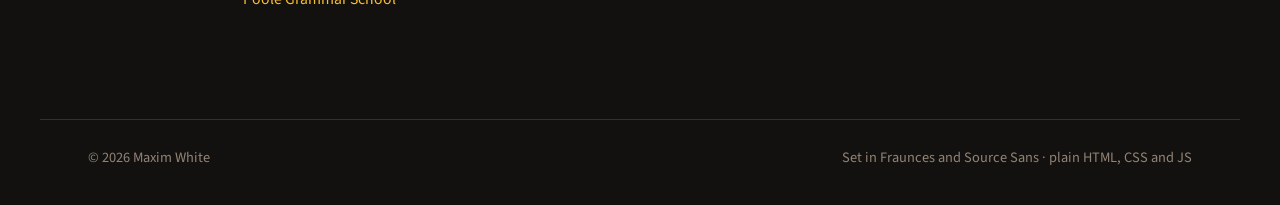
<file: docs/Crm9V72g/index.html>
<!doctype html>
<!--
  Generated by build.py from content.md and presets.yaml. Don't edit the generated pages: change content.md
  (text and images) or this template (page structure), then run `python build.py`.
-->
<html lang="en-GB" class="no-js" data-palette="gruvbox">
<head>
<meta charset="utf-8">
<meta name="viewport" content="width=device-width, initial-scale=1, viewport-fit=cover">
<title>Maxim White · Portfolio</title>
<meta name="description" content="Portfolio of Maxim White, AI Software Engineer.">
<meta name="robots" content="noindex, nofollow">
<meta name="referrer" content="strict-origin-when-cross-origin">
<meta name="theme-color" content="#12110f">
<script>
  (function () {
    var d = document.documentElement, ids = "gold-blue,blue-gold,lemon-cobalt,sand-slate,gruvbox,terracotta".split(",");
    d.className = d.className.replace("no-js", "js");
    if (false) {
      try { var p = localStorage.getItem("pf-palette"); if (p && ids.indexOf(p) > -1) d.setAttribute("data-palette", p); } catch (e) {}
    }
  })();
</script>
<link rel="preconnect" href="https://fonts.googleapis.com">
<link rel="preconnect" href="https://fonts.gstatic.com" crossorigin>
<link href="https://fonts.googleapis.com/css2?family=Fraunces:ital,opsz,wght@0,9..144,400;0,9..144,600;1,9..144,400&family=Source+Sans+3:wght@400;600&display=swap" rel="stylesheet">
<link rel="stylesheet" href="assets/css/site.css?v=a405401b">
<style>
:root[data-palette="gold-blue"]{--accent:#e6b43c;--accent2:#86b2e8}
:root[data-palette="blue-gold"]{--accent:#74a7ec;--accent2:#ecc55f}
:root[data-palette="lemon-cobalt"]{--accent:#f2d04b;--accent2:#5d9bff}
:root[data-palette="sand-slate"]{--accent:#d8b26a;--accent2:#9ab4cc}
:root[data-palette="gruvbox"]{--accent:#83a598;--accent2:#fabd2f;--text:#ebdbb2;--text2:#bdae93;--muted:#928374}
:root[data-palette="terracotta"]{--accent:#e0855a;--accent2:#e9b872}
</style>
</head>
<body>
<a class="skip" href="#main">Skip to content</a>
<header class="mast">
  <div class="wrap">
    <a class="title" href="#about">Maxim White</a>
    <nav aria-label="Sections"><a href="#about">About</a><a href="#work">Work</a><a href="#academic">Academic</a><a href="#personal">Personal</a><a href="#cv">CV</a></nav>
  </div>
</header>

<main id="main">

<section class="cover wrap" id="about">
  <p class="kicker sc" data-reveal>Portfolio · Southampton, UK · 2026</p>
  <h1 data-reveal>Maxim White</h1>
  <div class="cover-grid">
    <div class="intro" data-reveal><p>I&rsquo;m in my fourth-year of studying MEng Computer Science with Artificial Intelligence at the University of Southampton whilst also working on flexible hours as an AI Software Engineer at Spectrum IT Recruitment in Chilworth.</p>
<p>I have a particular interest in AI and Machine Learning, having specialised in the field during the latter half of my degree. For my third-year independent project, I investigated the explainability of deep learning biometric age estimation systems and evaluated them for inherent biases - work I am currently writing up for publication in my spare time. Currently, in my fourth-year group project, I am collaborating with an industry partner to evaluate the state of Retrieval-Augmented Generation (RAG) systems and determine their ongoing value in the modern landscape of agentic AI.</p>
<p>Alongside research, I am passionate about software development. Having built multiple projects across both academic and professional settings, I thrive on collaborating directly with end-users and asking the right questions to turn their vision into reliable, working software which meets their desired outcomes. For me, it’s important to take the time to design clean, logical architectures and put real thought into how the codebase and underlying data models are structured so that the software is robust, scalable, and easy to maintain.</p>
<p>Outside of work I enjoy playing piano (mostly jazz and prog rock), going to the gym alongside running to keep fit, and playing snooker with my friends as well as in the university snooker league.</p></div>
    <aside class="glance" data-reveal>
      <h2 class="sc">At a glance</h2>
      <dl><div><dt class="sc">Currently</dt><dd>AI Software Engineer, Spectrum IT Recruitment</dd></div><div><dt class="sc">Studying</dt><dd>MEng Computer Science with Artificial Intelligence, University of Southampton, Graduating in 2027</dd></div><div><dt class="sc">Working on</dt><dd>Building AI automations and agents for recruiters at Spectrum IT; Benchmarking agentic RAG with Boltzbit for my group design project; Writing up my findings from BioModelXAI as a research paper</dd></div></dl>
      <div class="links"><a href="mailto:mdwhite4605@gmail.com"><svg viewBox="0 0 24 24" aria-hidden="true" fill="none" stroke="currentColor" stroke-width="1.8" stroke-linecap="round" stroke-linejoin="round"><rect x="3" y="5" width="18" height="14" rx="2"/><path d="m3.5 6.5 8.5 6 8.5-6"/></svg>Email</a><a href="https://github.com/Redumm" target="_blank" rel="noopener"><svg viewBox="0 0 24 24" aria-hidden="true"><path fill="currentColor" d="M12 .5a11.5 11.5 0 0 0-3.64 22.41c.58.1.79-.25.79-.56v-2c-3.2.7-3.88-1.37-3.88-1.37-.53-1.33-1.28-1.69-1.28-1.69-1.05-.71.08-.7.08-.7 1.16.08 1.77 1.19 1.77 1.19 1.03 1.77 2.71 1.26 3.37.96.1-.75.4-1.26.73-1.55-2.55-.29-5.24-1.28-5.24-5.69 0-1.26.45-2.28 1.19-3.09-.12-.29-.52-1.46.11-3.05 0 0 .97-.31 3.17 1.18a11 11 0 0 1 5.77 0c2.2-1.49 3.17-1.18 3.17-1.18.63 1.59.23 2.76.11 3.05.74.81 1.19 1.83 1.19 3.09 0 4.42-2.7 5.39-5.26 5.68.41.36.78 1.06.78 2.14v3.17c0 .31.21.67.8.56A11.5 11.5 0 0 0 12 .5Z"/></svg>GitHub</a></div>
    </aside>
  </div>
</section>

<section class="chapter wrap" id="work">
  <div class="chapter-head" data-reveal><span class="num">01</span><h2>Work</h2><div class="blurb"><p>Software built for employers and used by real people. All of the code is private for this reason.</p></div></div>
  
<div class="feature" data-reveal>
  <button class="f-img" type="button" data-open="bullhorn" aria-label="Read more about Bullhorn CRM Automation"><img src="assets/projects/bullhorn/cover-sheet-generator.webp" alt="" width="2400" height="1500" loading="lazy" decoding="async"></button>
  <div class="f-text">
    <p class="meta sc">Spectrum IT Recruitment · Jun 2026 – present</p>
    <h3>Bullhorn CRM Automation</h3>
    <p class="sub">AI integrations into a recruitment CRM</p>
    <div class="sum"><p>A suite of integrations into the company&rsquo;s CRM: AI-drafted cover sheets, records filled in automatically from CVs, tracking and calculation of income along with performance targets, a fine-tuned BERT model for finding the relevant notes for parsing, and automated candidate searches.</p></div>
    <ul class="tags"><li>Python</li><li>Flask</li><li>React</li><li>TypeScript</li><li>Claude API</li><li>Prompt Engineering</li></ul>
    <button class="read" type="button" data-open="bullhorn">Read more<span class="sr"> about Bullhorn CRM Automation</span> <svg viewBox="0 0 24 24" aria-hidden="true" fill="none" stroke="currentColor" stroke-width="1.8" stroke-linecap="round" stroke-linejoin="round"><path d="M5 12h14"/><path d="m13 6 6 6-6 6"/></svg></button>
  </div>
</div>
<div class="feature flip" data-reveal>
  <button class="f-img" type="button" data-open="hiring-triggers" aria-label="Read more about Hiring-Trigger Detector"><img src="assets/projects/hiring-triggers/cover.webp" alt="" width="1920" height="1200" loading="lazy" decoding="async"></button>
  <div class="f-text">
    <p class="meta sc">Spectrum IT Recruitment · Jul 2026 – Sep 2026</p>
    <h3>Hiring-Trigger Detector</h3>
    <p class="sub">Predicting which companies are about to hire</p>
    <div class="sum"><p>Watches job boards, Companies House filings, government contracts and funding news, and scores every company on how likely it is to start hiring, so recruiters can get in touch before the roles are advertised.</p></div>
    <ul class="tags"><li>Python</li><li>FastAPI</li><li>PostgreSQL</li><li>Statistical modelling</li><li>Web scraping</li><li>Entity resolution</li></ul>
    <button class="read" type="button" data-open="hiring-triggers">Read more<span class="sr"> about Hiring-Trigger Detector</span> <svg viewBox="0 0 24 24" aria-hidden="true" fill="none" stroke="currentColor" stroke-width="1.8" stroke-linecap="round" stroke-linejoin="round"><path d="M5 12h14"/><path d="m13 6 6 6-6 6"/></svg></button>
  </div>
</div><div class="index">
<button class="entry" type="button" data-open="assessment-generator" data-reveal>
  <span class="th"><img src="assets/projects/assessment-generator/cover.webp" alt="" width="2000" height="1250" loading="lazy" decoding="async"></span>
  <span><span class="meta sc">Jun 2025 – Aug 2025</span><span class="h4">LLM Assessment Generator</span><span class="p">Personalised programming exams for students that check their own answers</span></span>
</button></div>
</section>
<section class="chapter wrap" id="academic">
  <div class="chapter-head" data-reveal><span class="num">02</span><h2>Academic</h2><div class="blurb"><p>Projects from my university and school studies.</p></div></div>
  
<div class="feature" data-reveal>
  <button class="f-img" type="button" data-open="ragbench" aria-label="Read more about RAGBench"><img src="assets/projects/ragbench/cover.webp" alt="" width="2010" height="1256" loading="lazy" decoding="async"></button>
  <div class="f-text">
    <p class="meta sc">4th-year Group Design Project, with industry partner Boltzbit · 2026 – 2027</p>
    <h3>RAGBench</h3>
    <p class="sub">A framework for benchmarking agentic and pipeline RAG</p>
    <div class="sum"><p>Compares LLM query methods across large corpora and multi-hop benchmarks, from fixed retrieve-then-answer pipelines to agents that search for themselves. Every component and run is reproducible and every answer traceable.</p></div>
    <ul class="tags"><li>Python</li><li>RAG</li><li>LLM agents</li><li>llama.cpp</li><li>sentence-transformers</li><li>Vector &amp; tree indexes</li></ul>
    <button class="read" type="button" data-open="ragbench">Read more<span class="sr"> about RAGBench</span> <svg viewBox="0 0 24 24" aria-hidden="true" fill="none" stroke="currentColor" stroke-width="1.8" stroke-linecap="round" stroke-linejoin="round"><path d="M5 12h14"/><path d="m13 6 6 6-6 6"/></svg></button>
  </div>
</div>
<div class="feature flip" data-reveal>
  <button class="f-img" type="button" data-open="cql" aria-label="Read more about CQL: A CSV Query Language"><img src="assets/projects/cql/cover.webp" alt="" width="1520" height="950" loading="lazy" decoding="async"></button>
  <div class="f-text">
    <p class="meta sc">2nd-year Programming Language Concepts coursework · Spring 2025</p>
    <h3>CQL: A CSV Query Language</h3>
    <p class="sub">A custom-made query language, from lexer to parser to interpreter, in Haskell</p>
    <div class="sum"><p>A declarative, SQL-inspired language for querying CSV files, built end to end in Haskell using an Alex lexer, a Happy grammar, a type system and an interpreter, plus a VS Code extension for syntax highlighting.</p></div>
    <ul class="tags"><li>Haskell</li><li>Alex</li><li>Happy</li><li>Language design</li><li>Interpreters</li><li>Type systems</li></ul>
    <button class="read" type="button" data-open="cql">Read more<span class="sr"> about CQL: A CSV Query Language</span> <svg viewBox="0 0 24 24" aria-hidden="true" fill="none" stroke="currentColor" stroke-width="1.8" stroke-linecap="round" stroke-linejoin="round"><path d="M5 12h14"/><path d="m13 6 6 6-6 6"/></svg></button>
  </div>
</div><div class="index">
<button class="entry" type="button" data-open="biomodelxai" data-reveal>
  <span class="th"><img src="assets/projects/biomodelxai/cover.webp" alt="" width="1639" height="1024" loading="lazy" decoding="async"></span>
  <span><span class="meta sc">2025 – 2026</span><span class="h4">BioModelXAI</span><span class="p">What facial features do age-estimation networks look at?</span></span>
</button>
<button class="entry" type="button" data-open="runway" data-reveal>
  <span class="th"><img src="assets/projects/runway/cover.webp" alt="" width="960" height="600" loading="lazy" decoding="async"></span>
  <span><span class="meta sc">Feb 2025 – May 2025</span><span class="h4">Runway Redeclaration Tool</span><span class="p">Recalculating runway distances around obstacles</span></span>
</button></div>
</section>
<section class="chapter wrap" id="personal">
  <div class="chapter-head" data-reveal><span class="num">03</span><h2>Personal</h2><div class="blurb"><p>Things I built as challenges and to be used in my day-to-day life.</p></div></div>
  
<div class="feature" data-reveal>
  <button class="f-img" type="button" data-open="stockweb" aria-label="Read more about StockWeb"><img src="assets/projects/stockweb/cover.webp" alt="" width="1600" height="1000" loading="lazy" decoding="async"></button>
  <div class="f-text">
    <p class="meta sc">Personal project · July 2026 – present</p>
    <h3>StockWeb</h3>
    <p class="sub">A knowledge graph of inter-company relationships combined with stress-tested algorithmic trading</p>
    <div class="sum"><p>Maps 3,461 stocks into a 3D semantic field by what each business does, while a local LLM builds a knowledge graph of who relies on, competes with and works with whom, so news about one company points to the others it affects. Alongside it, walk-forward trading strategies are rigorously benchmarked to determine if they survive real costs and robustness tests.</p></div>
    <ul class="tags"><li>Python</li><li>FastAPI</li><li>React</li><li>Local LLMs</li><li>Knowledge graphs</li><li>Embeddings</li></ul>
    <button class="read" type="button" data-open="stockweb">Read more<span class="sr"> about StockWeb</span> <svg viewBox="0 0 24 24" aria-hidden="true" fill="none" stroke="currentColor" stroke-width="1.8" stroke-linecap="round" stroke-linejoin="round"><path d="M5 12h14"/><path d="m13 6 6 6-6 6"/></svg></button>
  </div>
</div><div class="index">
<button class="entry" type="button" data-open="llmrevision" data-reveal>
  <span class="th"><img src="assets/projects/llmrevision/cover.webp" alt="" width="960" height="600" loading="lazy" decoding="async"></span>
  <span><span class="meta sc">2023 – present</span><span class="h4">LLM Revision</span><span class="p">An AI revision app built from my own lecture notes</span></span>
</button>
<button class="entry" type="button" data-open="snooker" data-reveal>
  <span class="th"><img src="assets/projects/snooker/cover.webp" alt="" width="1600" height="1000" loading="lazy" decoding="async"></span>
  <span><span class="meta sc">Sep 2026</span><span class="h4">Snooker Safety Lab</span><span class="p">A snooker simulator using accurate ball physics and heuristic searches to find the best safety shot</span></span>
</button></div>
</section>

<section class="chapter wrap" id="cv">
  <div class="chapter-head" data-reveal><span class="num">04</span><h2>Curriculum vitae</h2><div class="blurb"><p>Experience, education and the things I use most.</p></div></div>
  <div class="cv">
    <div class="cv-col"><div class="cv-group" data-reveal><h3>Experience</h3><div class="cv-item"><div class="when">Jun 2026 – present</div><div><h4>AI Software Engineer</h4><div class="org">Spectrum IT Recruitment</div><p>Promoted from Summer AI Intern. Building AI automation with FastAPI, Flask, React and Railway: a machine-learning hiring-trigger detector, automatic CRM record population, AI cover sheets and fine-tuned BERT classifiers.</p></div></div><div class="cv-item"><div class="when">Jun 2025 – Aug 2025</div><div><h4>Generative AI in Education Intern</h4><div class="org">University of Southampton</div><p>Built LLM software that writes personalised exams from students&rsquo; coursework and verifies its own answer key by writing and running tests. Now used as a formal exam on a Mechanical Engineering module.</p></div></div><div class="cv-item"><div class="when">Oct 2021 – Dec 2022</div><div><h4>Coffee Shop Assistant</h4><div class="org">D Stewart &amp; Son Ltd</div><p>Barista, runner, front of house and kitchen porter in a fast-paced team.</p></div></div></div><div class="cv-group" data-reveal><h3>Education</h3><div class="cv-item"><div class="when">2023 – 2027</div><div><h4>MEng Computer Science with Artificial Intelligence</h4><div class="org">University of Southampton</div></div></div><div class="cv-item"><div class="when">2021 – 2023</div><div><h4>A Levels: Computer Science, Mathematics, Physics</h4><div class="org">Poole Grammar School</div></div></div></div></div>
    <div class="cv-col"><div class="cv-group skills" data-reveal><h3>Skills</h3><h4 class="sc">Languages</h4><p>Python, Java, Haskell, TypeScript / JavaScript, C#, VB.NET, C, SQL</p><h4 class="sc">AI &amp; ML</h4><p>LLM agents &amp; tool calling, Model Context Protocol (MCP), RAG, Embeddings &amp; semantic search, Prompt engineering, Fine-tuning (BERT), CNNs &amp; ViTs, Explainable AI, Classical ML, Evaluation &amp; benchmarking</p><h4 class="sc">Engineering</h4><p>Linux, FastAPI, Flask, REST APIs, React, PostgreSQL, SQLite, Docker, Railway, Git &amp; CI/CD</p><h4 class="sc">Methods</h4><p>Language design (lexing, parsing, interpreting), Algorithms &amp; data structures, UML &amp; Event-B, Agile delivery, Stakeholder requirements</p></div><div class="cv-group hob" data-reveal><h3>Outside of Work</h3><div><svg viewBox="0 0 24 24" aria-hidden="true" fill="none" stroke="currentColor" stroke-width="1.6" stroke-linejoin="round"><rect x="3" y="4" width="18" height="16" rx="2"/><path d="M8 20v-6M12 20v-6M16 20v-6"/><rect x="6.6" y="4" width="2.6" height="10" rx=".6" fill="currentColor"/><rect x="10.7" y="4" width="2.6" height="10" rx=".6" fill="currentColor"/><rect x="14.8" y="4" width="2.6" height="10" rx=".6" fill="currentColor"/></svg><span><b>Piano</b></span></div><div><svg viewBox="0 0 24 24" aria-hidden="true" fill="none" stroke="currentColor" stroke-width="1.7" stroke-linecap="round" stroke-linejoin="round"><circle cx="12" cy="13.5" r="7.5"/><path d="M12 13.5V9.5M10 2.5h4M18.4 6.6l1.3-1.3"/></svg><span><b>Running</b></span></div><div><svg viewBox="0 0 24 24" aria-hidden="true" fill="none" stroke="currentColor" stroke-width="1.7" stroke-linecap="round"><circle cx="8.5" cy="15.5" r="5"/><circle cx="7" cy="13.8" r="1.2" fill="currentColor" stroke="none"/><path d="M13.5 10.5 21.5 2.5"/></svg><span><b>Snooker</b></span></div></div></div>
  </div>
</section>
</main>

<footer class="wrap" id="contact">
  <div class="fine"><span>© 2026 Maxim White</span><span>Set in Fraunces and Source Sans · plain HTML, CSS and JS</span></div>
</footer>

<div class="reader" id="reader" role="dialog" aria-modal="true" aria-labelledby="r-crumb" aria-hidden="true">
  <div class="r-bar"><div class="wrap"><span class="crumb sc" id="r-crumb"></span><button class="r-close" type="button" id="r-close">Close <svg viewBox="0 0 24 24" aria-hidden="true" fill="none" stroke="currentColor" stroke-width="2" stroke-linecap="round"><path d="M6 6l12 12M18 6 6 18"/></svg></button></div></div>
  <article id="r-article"></article>
</div>


<!-- one template per project; the reader shows them -->
<template id="p-bullhorn" data-crumb="Work · Bullhorn CRM Automation">
<p class="kicker sc">Work · Jun 2026 – present</p>
<h1 class="r-title" tabindex="-1">Bullhorn CRM Automation</h1>
<div class="standfirst"><p>A suite of integrations into the company&rsquo;s CRM: AI-drafted cover sheets, records filled in automatically from CVs, tracking and calculation of income along with performance targets, a fine-tuned BERT model for finding the relevant notes for parsing, and automated candidate searches.</p></div>
<dl class="facts"><div><dt class="sc">Context</dt><dd>Spectrum IT Recruitment</dd></div><div><dt class="sc">When</dt><dd>Jun 2026 – present</dd></div><div><dt class="sc">Team</dt><dd>Built alongside one other engineer</dd></div><div><dt class="sc">Built with</dt><dd>Python, Flask, React, TypeScript, Claude API, Prompt Engineering, Fine-tuned BERT, PostgreSQL, Railway</dd></div></dl>
<div class="prose"><p>Recruiters spend much of their day on Bullhorn CRM, inputing data and copying details between CVs, notes and documents. Working alongside another engineer, we built a Flask service and a React app that sits within new tabs in their CRM, interfacing with it&rsquo;s REST API and relieving recruiters&rsquo; workloads of repetative tasks. It is deployed on Railway and is used by the entire recruitment team.</p>
<figure class="fig"><button type="button" class="fig-open" aria-label="Open figure 1 full screen"><img src="assets/projects/bullhorn/cover-sheet-generator.webp" alt="The cover sheet generator inside Bullhorn. Note this screenshot displays fictional data and no real candidate or job information." width="2400" height="1500" loading="lazy" decoding="async"></button><figcaption><b>Fig. 1</b><span class="cap">The cover sheet generator inside Bullhorn. Note this screenshot displays fictional data and no real candidate or job information.</span><span class="k sc">Screenshot</span></figcaption></figure>
<p>The highest-risk components are the ones touching client-facing documents. Rather than relying on surface-level text replacement, candidate contact redaction works directly at the PDF glyph level (with Word files converted first). Detection is run across a number of distinct text extractions preventing unusual formatting from hiding phone numbers, while a two-pass redaction removes contacts, certain images, and hyperlinks without ruining the structure of the document.</p>
<p>A similar pre-processing step is applied to CV parsing by stripping all PII before any data reaches an LLM to ensure full GDPR compliance during automated record population.</p>
<figure class="fig"><button type="button" class="fig-open" aria-label="Open figure 2 full screen"><img src="assets/projects/bullhorn/candidate-shortlist.webp" alt="The candidate shortlist inside a vacancy: search criteria are generated from the job specification then every match is ranked by suitability and availability. Note this screenshot displays fictional data and no real candidate or job information." width="2400" height="1500" loading="lazy" decoding="async"></button><figcaption><b>Fig. 2</b><span class="cap">The candidate shortlist inside a vacancy: search criteria are generated from the job specification then every match is ranked by suitability and availability. Note this screenshot displays fictional data and no real candidate or job information.</span><span class="k sc">Screenshot</span></figcaption></figure>
<p>To automate candidate sourcing, the system combines keywords parsed from a job description with structured parameters like location and pay range, translating them into targeted Boolean queries across the candidate database. Matches are ranked on two axes: role suitability and active availability, using behavioral signals (such as recent CV updates or applications to other roles) to find candidates who are ready to move.</p></div><section class="keypoints"><h2 class="sc">Key points</h2><ul>
<li>Client-ready cover sheets are drafted by Claude from a candidate&rsquo;s CV and notes, edited in a live preview and exported to PDF or Word.</li>
<li>Candidate records filled in automatically: Bullhorn event subscriptions trigger a parsing pipeline (spaCy, Hugging Face NER, Presidio and an LLM) that extracts details from new CVs.</li>
<li>A MiniLM (BERT-family) classifier is fine-tuned on labelled CRM notes to determine which ones contain &ldquo;relevant&rdquo; information, with its decision threshold tuned for recall, prefering false positives over false negatives.</li>
<li>Automated candidate search uses criteria generated from the job spec and vacancy notes and then ranks candidates into a shortlist.</li>
<li>CV redaction removes contact details without disturbing the layout, even when the text is drawn as vector outlines.</li>
</ul></section>
<p class="note"><svg class="ic" viewBox="0 0 24 24" aria-hidden="true" fill="none" stroke="currentColor" stroke-width="1.8" stroke-linecap="round" stroke-linejoin="round"><rect x="5" y="11" width="14" height="9" rx="2"/><path d="M8 11V8a4 4 0 0 1 8 0v3"/></svg>The code for this project is private, so this page describes it in detail instead. </p>
<nav class="pager" aria-label="More projects">
  <button type="button" data-open="snooker"><span class="sc">Previous</span><b>Snooker Safety Lab</b></button>
  <button type="button" data-open="hiring-triggers"><span class="sc">Next</span><b>Hiring-Trigger Detector</b></button>
</nav></template>
<template id="p-hiring-triggers" data-crumb="Work · Hiring-Trigger Detector">
<p class="kicker sc">Work · Jul 2026 – Sep 2026</p>
<h1 class="r-title" tabindex="-1">Hiring-Trigger Detector</h1>
<div class="standfirst"><p>Watches job boards, Companies House filings, government contracts and funding news, and scores every company on how likely it is to start hiring, so recruiters can get in touch before the roles are advertised.</p></div>
<dl class="facts"><div><dt class="sc">Context</dt><dd>Spectrum IT Recruitment</dd></div><div><dt class="sc">When</dt><dd>Jul 2026 – Sep 2026</dd></div><div><dt class="sc">Team</dt><dd>Built alongside one other engineer</dd></div><div><dt class="sc">Built with</dt><dd>Python, FastAPI, PostgreSQL, Statistical modelling, Web scraping, Entity resolution, Authentication &amp; RBAC, Monitoring, Data Visualisation, React, Railway</dd></div></dl>
<div class="prose"><p>The motivation behind this project was that a company that has just raised a Series A, filed new share capital or won a government contract is likely to start hiring soon, and a recruiter who calls first has the advantage. This requires mass data collection, parsing, filtering and weighting to turn it into a rankings table.</p>
<figure class="fig"><button type="button" class="fig-open" aria-label="Open figure 1 full screen"><img src="assets/projects/hiring-triggers/hiring-triggers-table.webp" alt="The Hiring Triggers page: every company scored on how likely it is to start hiring, with the triggers behind it and its modelled hiring rate against its own normal pace." width="2400" height="1500" loading="lazy" decoding="async"></button><figcaption><b>Fig. 1</b><span class="cap">The Hiring Triggers page: every company scored on how likely it is to start hiring, with the triggers behind it and its modelled hiring rate against its own normal pace.</span><span class="k sc">Screenshot</span></figcaption></figure>
<p>For predictions it uses a single rate model in the same family as CRFs - one log-linear rate per company per day, Negative Binomial counts, an offset for the company&rsquo;s own normal hiring rate, and lag windows shaped from data. Every day the model&rsquo;s weights are adjusted so it is constantly learning and improving in accuracy.</p>
<p>A model is only as good as the data feeding it, so a health check page monitors the pipeline itself: database storage against its allowance, a monthly cleansing pass that consolidates old postings and prunes stale records and caches, and 30 days of fetch timings for every ATS and job aggregator, so a slowing or failing source is spotted before it quietly skews the scores.</p>
<figure class="fig"><button type="button" class="fig-open" aria-label="Open figure 2 full screen"><img src="assets/projects/hiring-triggers/health-check.webp" alt="The Health Check page: storage, the latest database cleansing pass, and fetch timings for every ATS and aggregator over the last 30 days (illustrative data)." width="2400" height="1653" loading="lazy" decoding="async"></button><figcaption><b>Fig. 2</b><span class="cap">The Health Check page: storage, the latest database cleansing pass, and fetch timings for every ATS and aggregator over the last 30 days (illustrative data).</span><span class="k sc">Rendered from the real code</span></figcaption></figure></div><section class="keypoints"><h2 class="sc">Key points</h2><ul>
<li>Pulls from 13 job sources (7 aggregators and 6 company ATS boards such as Greenhouse and BambooHR), Companies House (share allotments, people with significant control), Contracts Finder, Find a Tender, Tech.eu funding rounds, SEC EDGAR and more.</li>
<li>Each signal type has a learnable lag window, and every company has a basal hiring rate from a size prior, so each individual trigger&rsquo;s model weight refers to the uplift in hiring rate over this company&rsquo;s normal rate.</li>
<li>Weights update online every night, gated by a recency-weighted surprise test instead of a fixed threshold.</li>
<li>Entity resolution: company names scraped from each source are matched to a single Companies House record by ranking up to 100 candidate matches per name, and duplicate companies are merged across every linked table.</li>
<li>I built its login system: bcrypt-hashed passwords, httpOnly session cookies, admin and user roles with per-service access, admin-only pages and settings, forced password changes after a reset, and a time-limited typed confirmation before any database reset.</li>
<li>Information is presented through a React dashboard with job-posting breakdowns, company details and a health check monitoring every scraper and the database.</li>
</ul></section><section class="extra"><h2 class="sc">Gallery</h2><div class="prose"><figure class="fig"><button type="button" class="fig-open" aria-label="Open figure 3 full screen"><img src="assets/projects/hiring-triggers/job-postings.webp" alt="The Job Postings page: tech roles posted in the last week, by company, with where they're hiring and which job boards they post on." width="2400" height="1500" loading="lazy" decoding="async"></button><figcaption><b>Fig. 3</b><span class="cap">The Job Postings page: tech roles posted in the last week, by company, with where they're hiring and which job boards they post on.</span><span class="k sc">Screenshot</span></figcaption></figure>
<figure class="fig"><button type="button" class="fig-open" aria-label="Open figure 4 full screen"><img src="assets/projects/hiring-triggers/funding-overview.webp" alt="Funding broken down by round type, sector and tech type, recalculated from whatever the table is filtered to." width="2400" height="1500" loading="lazy" decoding="async"></button><figcaption><b>Fig. 4</b><span class="cap">Funding broken down by round type, sector and tech type, recalculated from whatever the table is filtered to.</span><span class="k sc">Screenshot</span></figcaption></figure></div></section>
<p class="note"><svg class="ic" viewBox="0 0 24 24" aria-hidden="true" fill="none" stroke="currentColor" stroke-width="1.8" stroke-linecap="round" stroke-linejoin="round"><rect x="5" y="11" width="14" height="9" rx="2"/><path d="M8 11V8a4 4 0 0 1 8 0v3"/></svg>The code for this project is private, so this page describes it in detail instead. </p>
<nav class="pager" aria-label="More projects">
  <button type="button" data-open="bullhorn"><span class="sc">Previous</span><b>Bullhorn CRM Automation</b></button>
  <button type="button" data-open="assessment-generator"><span class="sc">Next</span><b>LLM Assessment Generator</b></button>
</nav></template>
<template id="p-assessment-generator" data-crumb="Work · LLM Assessment Generator">
<p class="kicker sc">Work · Jun 2025 – Aug 2025</p>
<h1 class="r-title" tabindex="-1">LLM Assessment Generator</h1>
<div class="standfirst"><p>Writes each student a personal exam from their own Python coursework to test their understanding of their own code, then checks its own answer key by writing and running tests. It is now used as a formal exam on a Mechanical Engineering module.</p></div>
<dl class="facts"><div><dt class="sc">Context</dt><dd>Generative AI in Education Internship, University of Southampton</dd></div><div><dt class="sc">When</dt><dd>Jun 2025 – Aug 2025</dd></div><div><dt class="sc">Team</dt><dd>Solo</dd></div><div><dt class="sc">Built with</dt><dd>Python, Claude, ChatGPT, Gemini, Structured output, Code execution</dd></div></dl>
<div class="prose"><p>The aim of this project was to check that students understood the code they had submitted for their coursework, ensuring that they had not just used AI to generate it for them. Manually creating a custom exam for each student in a cohort of around 300 people is completely infeasible, hence an programmatic solution was required. The generator reads a student&rsquo;s submission file and writes questions that only make sense for that code: i.e. What happens if this loop changes? Which of these rewrites behaves the same, What does this print if we adding logging?</p>
<figure class="fig"><button type="button" class="fig-open" aria-label="Open figure 1 full screen"><img src="assets/projects/assessment-generator/review-question-4.webp" alt="The review page staff use: a console-output question built from the student's own gradient-descent code." width="2100" height="1250" loading="lazy" decoding="async"></button><figcaption><b>Fig. 1</b><span class="cap">The review page staff use: a console-output question built from the student's own gradient-descent code.</span><span class="k sc">Screenshot</span></figcaption></figure>
<p>As LLMs are confident and sometimes wrong, the answer is never taken on trust. For each question, a second step writes a verification script that executes every option, compares the results with the model&rsquo;s own answers, and regenerates the question when they disagree. Ultimately, staff still review everything, but with both verification results shown next to each option.</p>
<figure class="fig"><button type="button" class="fig-open" aria-label="Open figure 2 full screen"><img src="assets/projects/assessment-generator/verification-code.webp" alt="Part of the verification script the model wrote, which executes every option against test cases." width="1788" height="1674" loading="lazy" decoding="async"></button><figcaption><b>Fig. 2</b><span class="cap">Part of the verification script the model wrote, which executes every option against test cases.</span><span class="k sc">Rendered from the real code</span></figcaption></figure></div><section class="keypoints"><h2 class="sc">Key points</h2><ul>
<li>Five different styles of question types are built from the student&rsquo;s own code: changed functionality, equivalent implementations, effects of a change, console output and new code.</li>
<li>Every answer is verified: the model writes Python that runs each option against test cases, and a disagreement with its own original answer triggers regeneration.</li>
<li>Works with Anthropic, OpenAI and Google models, with profiles for the prompt, schema and settings, and exponential back-off.</li>
<li>Staff review each exam on a generated HTML page and can change answers or flag questions before it is released.</li>
</ul></section><section class="extra"><h2 class="sc">Gallery</h2><div class="prose"><figure class="fig"><button type="button" class="fig-open" aria-label="Open figure 3 full screen"><img src="assets/projects/assessment-generator/review-question-1.webp" alt="A multiple-select question, with the original and verified answers for each option." width="2100" height="1250" loading="lazy" decoding="async"></button><figcaption><b>Fig. 3</b><span class="cap">A multiple-select question, with the original and verified answers for each option.</span><span class="k sc">Screenshot</span></figcaption></figure>
<figure class="fig"><button type="button" class="fig-open" aria-label="Open figure 4 full screen"><img src="assets/projects/assessment-generator/generator-run.webp" alt="A run that caught a discrepancy and regenerated its questions (illustrative run, real messages)." width="1792" height="582" loading="lazy" decoding="async"></button><figcaption><b>Fig. 4</b><span class="cap">A run that caught a discrepancy and regenerated its questions (illustrative run, real messages).</span><span class="k sc">Rendered from the real code</span></figcaption></figure></div></section>
<p class="note"><svg class="ic" viewBox="0 0 24 24" aria-hidden="true" fill="none" stroke="currentColor" stroke-width="1.8" stroke-linecap="round" stroke-linejoin="round"><rect x="5" y="11" width="14" height="9" rx="2"/><path d="M8 11V8a4 4 0 0 1 8 0v3"/></svg>The code for this project is private, so this page describes it in detail instead. </p>
<nav class="pager" aria-label="More projects">
  <button type="button" data-open="hiring-triggers"><span class="sc">Previous</span><b>Hiring-Trigger Detector</b></button>
  <button type="button" data-open="ragbench"><span class="sc">Next</span><b>RAGBench</b></button>
</nav></template>
<template id="p-ragbench" data-crumb="Academic · RAGBench">
<p class="kicker sc">Academic · 2026 – 2027</p>
<h1 class="r-title" tabindex="-1">RAGBench</h1>
<div class="standfirst"><p>Compares LLM query methods across large corpora and multi-hop benchmarks, from fixed retrieve-then-answer pipelines to agents that search for themselves. Every component and run is reproducible and every answer traceable.</p></div>
<dl class="facts"><div><dt class="sc">Context</dt><dd>4th-year Group Design Project, with industry partner Boltzbit</dd></div><div><dt class="sc">When</dt><dd>2026 – 2027</dd></div><div><dt class="sc">Team</dt><dd>Team of six</dd></div><div><dt class="sc">Status</dt><dd>In progress</dd></div><div><dt class="sc">Built with</dt><dd>Python, RAG, LLM agents, llama.cpp, sentence-transformers, Vector &amp; tree indexes, BM25, SQLite, Evaluation, Prompt Engineering</dd></div></dl>
<div class="prose"><p>To find the best RAG methods many candidates must be tested over a lot of runs. With this in mind, I designed a framework where every component of these systems are interchangable with others which provide the same function. This allows many combinations of small changes to the architecture to be tested.</p>
<figure class="fig"><button type="button" class="fig-open" aria-label="Open figure 1 full screen"><img src="assets/projects/ragbench/system-overview.webp" alt="Every part plugs into one framework: a model, a configuration and a benchmark make a run." width="2200" height="819" loading="lazy" decoding="async"></button><figcaption><b>Fig. 1</b><span class="cap">Every part plugs into one framework: a model, a configuration and a benchmark make a run.</span><span class="k sc">Diagram</span></figcaption></figure>
<p>A &ldquo;run&rdquo; is a model, a configuration (how the model gets the documents, whether as injected context or as tools) and a benchmark. Change one and keep the others fixed, and any difference in the results comes from that part. Because every component&rsquo;s ID is a hash of its settings, the same run always has the same ID, and a stopped run resumes.</p>
<figure class="fig"><button type="button" class="fig-open" aria-label="Open figure 2 full screen"><img src="assets/projects/ragbench/cli-run.webp" alt="Saving a preset, running a benchmark and comparing every setup from the command line." width="1800" height="1256" loading="lazy" decoding="async"></button><figcaption><b>Fig. 2</b><span class="cap">Saving a preset, running a benchmark and comparing every setup from the command line.</span><span class="k sc">Screenshot</span></figcaption></figure></div><p class="role"><em>My role: I designed and built core framework and integrated the team&rsquo;s components into it.</em></p><section class="keypoints"><h2 class="sc">Key points</h2><ul>
<li>Every model, RAG method and benchmark is a component with saved settings and a content-hashed ID, so any result can be re-run exactly.</li>
<li>Four approaches compared so far: naive RAG, modular RAG (query rewriting, hybrid dense and BM25 search, cross-encoder reranking), RAG as a tool, and a Linux shell over the documents.</li>
<li>Interchangeable indexes for semantic retrieval: a dense vector index, BM25 sparse and hybrid indexes, contextual indexes that prefix each chunk with its document&rsquo;s header, and a RAPTOR-style tree index of LLM-written summaries.</li>
<li>Has a command-line interface and Python API</li>
<li>Over 20 measures per question (accuracy, evidence recall, latency, tokens, tool use) in SQLite, with a full transcript of every answer.</li>
</ul></section><section class="extra"><h2 class="sc">Gallery</h2><div class="prose"><figure class="fig wide"><button type="button" class="fig-open" aria-label="Open figure 3 full screen"><img src="assets/projects/ragbench/results-items.webp" alt="Per-question measures for a run, including evidence recall and token counts." width="2600" height="831" loading="lazy" decoding="async"></button><figcaption><b>Fig. 3</b><span class="cap">Per-question measures for a run, including evidence recall and token counts.</span><span class="k sc">Screenshot</span></figcaption></figure>
<figure class="fig wide"><button type="button" class="fig-open" aria-label="Open figure 4 full screen"><img src="assets/projects/ragbench/class-diagram.webp" alt="The full class diagram. Open it to zoom." width="5200" height="1671" loading="lazy" decoding="async"></button><figcaption><b>Fig. 4</b><span class="cap">The full class diagram. Open it to zoom.</span><span class="k sc">Diagram</span></figcaption></figure></div></section>
<p class="note"><svg class="ic" viewBox="0 0 24 24" aria-hidden="true" fill="none" stroke="currentColor" stroke-width="1.8" stroke-linecap="round" stroke-linejoin="round"><rect x="5" y="11" width="14" height="9" rx="2"/><path d="M8 11V8a4 4 0 0 1 8 0v3"/></svg>The code for this project is private, so this page describes it in detail instead. </p>
<nav class="pager" aria-label="More projects">
  <button type="button" data-open="assessment-generator"><span class="sc">Previous</span><b>LLM Assessment Generator</b></button>
  <button type="button" data-open="cql"><span class="sc">Next</span><b>CQL: A CSV Query Language</b></button>
</nav></template>
<template id="p-cql" data-crumb="Academic · CQL: A CSV Query Language">
<p class="kicker sc">Academic · Spring 2025</p>
<h1 class="r-title" tabindex="-1">CQL: A CSV Query Language</h1>
<div class="standfirst"><p>A declarative, SQL-inspired language for querying CSV files, built end to end in Haskell using an Alex lexer, a Happy grammar, a type system and an interpreter, plus a VS Code extension for syntax highlighting.</p></div>
<dl class="facts"><div><dt class="sc">Context</dt><dd>2nd-year Programming Language Concepts coursework</dd></div><div><dt class="sc">When</dt><dd>Spring 2025</dd></div><div><dt class="sc">Team</dt><dd>Solo coursework</dd></div><div><dt class="sc">Built with</dt><dd>Haskell, Alex, Happy, Language design, Interpreters, Type systems</dd></div></dl>
<div class="prose"><p>The brief for this coursework was to build a language for querying CSV files which would be judged on a set of ten tasks. I took inspiration from SQL for structure and naming, since it is declarative and widely known, then borrowed semicolon-terminated statements and parenthesised function calls from Java, so nested operations stay readable.</p>
<figure class="fig"><button type="button" class="fig-open" aria-label="Open figure 1 full screen"><img src="assets/projects/cql/program-t9.webp" alt="A CQL program that finds all paths of length 3 in a relation, using two joins." width="1520" height="612" loading="lazy" decoding="async"></button><figcaption><b>Fig. 1</b><span class="cap">A CQL program that finds all paths of length 3 in a relation, using two joins.</span><span class="k sc">Rendered from the real code</span></figcaption></figure>
<p>Beyond the specification, I added a type system so CSV cells can also be treated as numbers and bools - allowing mathematical and logical operations to be performed on the data. Additionally, I included extra output forms such as a &ldquo;pretty print&rdquo; functionality and syntax highlighting. One of the example programs above (with output below) finds every path of length three through a graph of train stations, using two joins.</p>
<figure class="fig"><button type="button" class="fig-open" aria-label="Open figure 2 full screen"><img src="assets/projects/cql/pretty-print.webp" alt="Its output with PRETTY_PRINT, formatted exactly as the interpreter does." width="1520" height="782" loading="lazy" decoding="async"></button><figcaption><b>Fig. 2</b><span class="cap">Its output with PRETTY_PRINT, formatted exactly as the interpreter does.</span><span class="k sc">Rendered from the real code</span></figcaption></figure></div><section class="keypoints"><h2 class="sc">Key points</h2><ul>
<li>Functions include SELECT–FROM–WHERE blocks, inner and outer joins, Cartesian products, union, intersection and difference, sorting, DISTINCT, TRANSPOSE and more.</li>
<li>A type system (CSV, integer, float, string, boolean, column reference and lists) with implicit inference and explicit conversions.</li>
<li>Additional functionalities include IF/THEN/ELSE blocks, variables, statement sequencing, SAVE and PRETTY_PRINT.</li>
<li>The interpreter evaluates a program by small-step reduction over its syntax tree.</li>
<li>A VS Code syntax-highlighting extension and a 16-page manual covers the syntax and design decisions.</li>
</ul></section><section class="extra"><h2 class="sc">Gallery</h2><div class="prose"><figure class="fig"><button type="button" class="fig-open" aria-label="Open figure 3 full screen"><img src="assets/projects/cql/type-system.webp" alt="A showcase of type conversions, mathematical and logic operations, and an IF/THEN/ELSE block." width="1768" height="582" loading="lazy" decoding="async"></button><figcaption><b>Fig. 3</b><span class="cap">A showcase of type conversions, mathematical and logic operations, and an IF/THEN/ELSE block.</span><span class="k sc">Rendered from the real code</span></figcaption></figure></div></section>
<p class="note"><a target="_blank" rel="noopener" href="https://github.com/Redumm/CustomQueryLanguage">Code on GitHub</a></p>
<nav class="pager" aria-label="More projects">
  <button type="button" data-open="ragbench"><span class="sc">Previous</span><b>RAGBench</b></button>
  <button type="button" data-open="biomodelxai"><span class="sc">Next</span><b>BioModelXAI</b></button>
</nav></template>
<template id="p-biomodelxai" data-crumb="Academic · BioModelXAI">
<p class="kicker sc">Academic · 2025 – 2026</p>
<h1 class="r-title" tabindex="-1">BioModelXAI</h1>
<div class="standfirst"><p>Why does a deep learning network think someone is a certain age? I trained four age-estimation models and built an explainable AI pipeline to find the answer. The program splits an image of a face into around 30 regions and measures how much each one moves the predicted age when removed. It also detects hollistic attributes such as head pose, ethnicity, expressions and more to discover if there any biases inherent in the models.</p></div>
<dl class="facts"><div><dt class="sc">Context</dt><dd>3rd-year Individual Project</dd></div><div><dt class="sc">When</dt><dd>2025 – 2026</dd></div><div><dt class="sc">Team</dt><dd>Solo</dd></div><div><dt class="sc">Built with</dt><dd>Python, Pandas, NumPy, TensorFlow, CNNs, Vision Transformers, Explainable AI, Data Cleansing, Data Visualisation, MediaPipe, Statistics</dd></div></dl>
<div class="prose"><p>Age estimation from faces is used in biometrics and age verification, so it matters why a model predicts the age it does, not just how accurate it is. GradCAM and Saliency maps show where a network looks, but not what that region is worth in years, so I built a system to measure it directly.</p>
<figure class="fig"><button type="button" class="fig-open" aria-label="Open figure 1 full screen"><img src="assets/projects/biomodelxai/heatmap-31.webp" alt="How much each region moved one prediction (real age 31, predicted 36.9). Red regions push the age up, blue push it down." width="2382" height="821" loading="lazy" decoding="async"></button><figcaption><b>Fig. 1</b><span class="cap">How much each region moved one prediction (real age 31, predicted 36.9). Red regions push the age up, blue push it down.</span><span class="k sc">Screenshot</span></figcaption></figure>
<p>The pipeline locates each face&rsquo;s landmarks, builds about 30 anatomical regions, and &ldquo;removes&rdquo; them one at a time using inpainting techniques - recording the change in predicted age. Repeating this over every test image and four architectures shows which regions each model relies on, how that changes with age, and which attributes of a photo make a model go wrong.</p>
<figure class="fig"><button type="button" class="fig-open" aria-label="Open figure 2 full screen"><img src="assets/projects/biomodelxai/region-effects-30-39.webp" alt="Average size of each region's effect for ages 30–39 showing that hair matters most, followed by the eyebrows and eyes." width="1768" height="1686" loading="lazy" decoding="async"></button><figcaption><b>Fig. 2</b><span class="cap">Average size of each region's effect for ages 30–39 showing that hair matters most, followed by the eyebrows and eyes.</span><span class="k sc">Chart from real results</span></figcaption></figure></div><section class="keypoints"><h2 class="sc">Key points</h2><ul>
<li>Four models fine-tuned on AgeDB: SENet50, ViT, Inception-ResNet-v2 and EfficientNetV2, on a 1,300-image test set.</li>
<li>Regions from MediaPipe face landmarks and segmentation, from crow&rsquo;s feet and nasolabial folds to hair and background. Each region is hidden in a way that suits it (grey fill, blur, inpainting, etc) and the age is predicted again.</li>
<li>Effects are aggregated by age band with Welch&rsquo;s t-tests, then tested against holistic</li>
</ul></section><section class="extra"><h2 class="sc">Gallery</h2><div class="prose"><figure class="fig"><button type="button" class="fig-open" aria-label="Open figure 3 full screen"><img src="assets/projects/biomodelxai/effect-vs-age-lines.webp" alt="How much each region adds to the predicted age as faces get older - nasolabial folds matter more and more while hair stops making people look younger after 70." width="1768" height="1318" loading="lazy" decoding="async"></button><figcaption><b>Fig. 3</b><span class="cap">How much each region adds to the predicted age as faces get older - nasolabial folds matter more and more while hair stops making people look younger after 70.</span><span class="k sc">Chart from real results</span></figcaption></figure>
<figure class="fig"><button type="button" class="fig-open" aria-label="Open figure 4 full screen"><img src="assets/projects/biomodelxai/emotion-error.webp" alt="Error by expression: SENet50 predicts smiling faces around 3 years too young." width="1760" height="990" loading="lazy" decoding="async"></button><figcaption><b>Fig. 4</b><span class="cap">Error by expression: SENet50 predicts smiling faces around 3 years too young.</span><span class="k sc">Chart from real results</span></figcaption></figure></div></section>
<p class="note"><svg class="ic" viewBox="0 0 24 24" aria-hidden="true" fill="none" stroke="currentColor" stroke-width="1.8" stroke-linecap="round" stroke-linejoin="round"><rect x="5" y="11" width="14" height="9" rx="2"/><path d="M8 11V8a4 4 0 0 1 8 0v3"/></svg>The code for this project is private, so this page describes it in detail instead. </p>
<nav class="pager" aria-label="More projects">
  <button type="button" data-open="cql"><span class="sc">Previous</span><b>CQL: A CSV Query Language</b></button>
  <button type="button" data-open="runway"><span class="sc">Next</span><b>Runway Redeclaration Tool</b></button>
</nav></template>
<template id="p-runway" data-crumb="Academic · Runway Redeclaration Tool">
<p class="kicker sc">Academic · Feb 2025 – May 2025</p>
<h1 class="r-title" tabindex="-1">Runway Redeclaration Tool</h1>
<div class="standfirst"><p>A JavaFX tool for air traffic control that recalculates a runway&rsquo;s declared distances (TORA, TODA, ASDA and LDA) when an obstacle is on it, and shows the result from above and from the side.</p></div>
<dl class="facts"><div><dt class="sc">Context</dt><dd>2nd-year Software Engineering Group Project</dd></div><div><dt class="sc">When</dt><dd>Feb 2025 – May 2025</dd></div><div><dt class="sc">Team</dt><dd>Team of six</dd></div><div><dt class="sc">Built with</dt><dd>Java, JavaFX, MVC, Maven, JUnit, XML, Agile</dd></div></dl>
<div class="prose"><p>When an obstacle such as a broken-down vehicle sits on or near a runway, the distances available for take-off and landing have to be redeclared. This tool lets a controller add an airport&rsquo;s runways, place an obstacle, and see the recalculated distances along with the reasoning behind them, in top-down and side-on views.</p>
<figure class="fig"><button type="button" class="fig-open" aria-label="Open figure 1 full screen"><img src="assets/projects/runway/top-down-and-side-on.webp" alt="Runway 09L with an obstacle: top-down and side-on views, with the redeclared distances." width="2400" height="1500" loading="lazy" decoding="async"></button><figcaption><b>Fig. 1</b><span class="cap">Runway 09L with an obstacle: top-down and side-on views, with the redeclared distances.</span><span class="k sc">Screenshot</span></figcaption></figure>
<p>My main contributions were designing the classes, setting up the project structure and working on the frontend. Specifically, I created the menu page and all of its tabs &ldquo;Manage Airport and Runways&rdquo;, &ldquo;FAQs&rdquo;, &ldquo;Manage Account&rdquo;, and &ldquo;Manage Users&rdquo;.</p>
<figure class="fig"><button type="button" class="fig-open" aria-label="Open figure 2 full screen"><img src="assets/projects/runway/airport-manager.webp" alt="The airport manager with Heathrow's four runway directions." width="2400" height="1500" loading="lazy" decoding="async"></button><figcaption><b>Fig. 2</b><span class="cap">The airport manager with Heathrow's four runway directions.</span><span class="k sc">Screenshot</span></figcaption></figure></div><section class="keypoints"><h2 class="sc">Key points</h2><ul>
<li>Built using JavaFX and using an MVC design structure and delivered in 2 week long Agile sprints as a team of six</li>
<li>Runways and obstacles can be imported and exported as XML, with a library of predefined obstacles.</li>
<li>Uses a login system with roles, account management and user administration.</li>
<li>JUnit tests verify the functionality of the program, such as testing runway creation, calculation breakdowns, importing/exporting data and objects, etc.</li>
</ul></section><section class="extra"><h2 class="sc">Gallery</h2><div class="prose"><figure class="fig"><button type="button" class="fig-open" aria-label="Open figure 3 full screen"><img src="assets/projects/runway/ohare-airport-manager.webp" alt="Chicago O'Hare's eight runways set up in the airport manager, with their real lengths, drawn at their headings." width="2400" height="1500" loading="lazy" decoding="async"></button><figcaption><b>Fig. 3</b><span class="cap">Chicago O'Hare's eight runways set up in the airport manager, with their real lengths, drawn at their headings.</span><span class="k sc">Screenshot</span></figcaption></figure>
<figure class="fig"><button type="button" class="fig-open" aria-label="Open figure 4 full screen"><img src="assets/projects/runway/faq-import-obstacle.webp" alt="The built-in FAQs: step-by-step help for every task, here importing an obstacle from an XML file." width="2400" height="1350" loading="lazy" decoding="async"></button><figcaption><b>Fig. 4</b><span class="cap">The built-in FAQs: step-by-step help for every task, here importing an obstacle from an XML file.</span><span class="k sc">Screenshot</span></figcaption></figure>
<figure class="fig"><button type="button" class="fig-open" aria-label="Open figure 5 full screen"><img src="assets/projects/runway/manage-account.webp" alt="Manage Account: each user can reset their password, remove their account or log out." width="1440" height="900" loading="lazy" decoding="async"></button><figcaption><b>Fig. 5</b><span class="cap">Manage Account: each user can reset their password, remove their account or log out.</span><span class="k sc">Screenshot</span></figcaption></figure>
<figure class="fig"><button type="button" class="fig-open" aria-label="Open figure 6 full screen"><img src="assets/projects/runway/manage-users.webp" alt="Manage Users: admins see every account and its role, and can add, reset or remove users." width="1440" height="900" loading="lazy" decoding="async"></button><figcaption><b>Fig. 6</b><span class="cap">Manage Users: admins see every account and its role, and can add, reset or remove users.</span><span class="k sc">Screenshot</span></figcaption></figure></div></section>

<nav class="pager" aria-label="More projects">
  <button type="button" data-open="biomodelxai"><span class="sc">Previous</span><b>BioModelXAI</b></button>
  <button type="button" data-open="stockweb"><span class="sc">Next</span><b>StockWeb</b></button>
</nav></template>
<template id="p-stockweb" data-crumb="Personal · StockWeb">
<p class="kicker sc">Personal · July 2026 – present</p>
<h1 class="r-title" tabindex="-1">StockWeb</h1>
<div class="standfirst"><p>Maps 3,461 stocks into a 3D semantic field by what each business does, while a local LLM builds a knowledge graph of who relies on, competes with and works with whom, so news about one company points to the others it affects. Alongside it, walk-forward trading strategies are rigorously benchmarked to determine if they survive real costs and robustness tests.</p></div>
<dl class="facts"><div><dt class="sc">Context</dt><dd>Personal project</dd></div><div><dt class="sc">When</dt><dd>July 2026 – present</dd></div><div><dt class="sc">Team</dt><dd>Solo</dd></div><div><dt class="sc">Status</dt><dd>Algos working with company-web trading in progress</dd></div><div><dt class="sc">Built with</dt><dd>Python, FastAPI, React, Local LLMs, Knowledge graphs, Embeddings, Semantic search, UMAP, Data Visualisation, Backtesting, Numba, MetaTrader 5</dd></div></dl>
<div class="prose"><p>This project was started under the assumption that markets react to news a company by moving others: suppliers, competitors, customers. For example, a supply chain delay may effect a large company&rsquo;s production and hence revenue targets down the line. StockWeb builds the &ldquo;web&rdquo; to take advantage of this information. Each company&rsquo;s description is embedded so that similar businesses sit together, and a local language model scours company websites and search results to find each company&rsquo;s most important relationships. The next step in progress is trading on events through that web.</p>
<figure class="fig"><button type="button" class="fig-open" aria-label="Open figure 1 full screen"><img src="assets/projects/stockweb/web-all-links.webp" alt="The company web: 3,461 companies placed by meaning, coloured by sector, with every relationship drawn." width="2000" height="1250" loading="lazy" decoding="async"></button><figcaption><b>Fig. 1</b><span class="cap">The company web: 3,461 companies placed by meaning, coloured by sector, with every relationship drawn.</span><span class="k sc">Screenshot</span></figcaption></figure>
<p>The algorithmic trading side is currently implemented and under testing in a demo account. Strategies choose their parameters on 18 months of data and are tested on the next 4, constantly rolling forward. Results are only significant if they beat buy-and-hold after every cost. Even then, they are subjected to surviving the same test on noise-perturbed prices and must beat hundreds of random-entry strategies.</p>
<figure class="fig"><button type="button" class="fig-open" aria-label="Open figure 2 full screen"><img src="assets/projects/stockweb/algo-growth.webp" alt="One result from a real backtest: an EMA-band reversion strategy on BJ's Wholesale against buy-and-hold, after costs." width="1760" height="990" loading="lazy" decoding="async"></button><figcaption><b>Fig. 2</b><span class="cap">One result from a real backtest: an EMA-band reversion strategy on BJ's Wholesale against buy-and-hold, after costs.</span><span class="k sc">Chart from real results</span></figcaption></figure></div><section class="keypoints"><h2 class="sc">Key points</h2><ul>
<li>Company descriptions are embedded with a sentence-transformer and laid out in 3D with UMAP.</li>
<li>A knowledge graph of 7,341 typed relationships (relies on, competes with, works with) extracted by a local Qwen 3.5 9B model using web search, each scored in strength from 1-10 and linked to its source.</li>
<li>A local LLM assistant has capabilties for web search, reading the database, viewing the live portfolio, and with access to a sandboxed Python shell and its own memory.</li>
<li>30 buy-only strategies are walk-forward tested across around 3,300 markets.</li>
<li>Every cost the broker charges is counted: commission, spread, stamp duty and transaction taxes, currency fees and dividend withholding. Look-ahead bias is ruled out with truncation tests.</li>
<li>Noise and random-strategy robustness tests are preformed with strategies stacked into one account with standard-deviation-based position scaling using a live trader that runs them through MetaTrader 5.</li>
</ul></section><div class="numbers"><div><b>3,461</b><span>Companies in the web</span></div><div><b>7,341</b><span>LLM-found relationships</span></div><div><b>30</b><span>Walk-forward tested strategies</span></div></div><section class="extra"><h2 class="sc">Gallery</h2><div class="prose"><figure class="fig"><button type="button" class="fig-open" aria-label="Open figure 3 full screen"><img src="assets/projects/stockweb/web-nvidia.webp" alt="NVIDIA: relied on by Alphabet and Adobe for GPUs, with each link's note and where it came from." width="2000" height="1250" loading="lazy" decoding="async"></button><figcaption><b>Fig. 3</b><span class="cap">NVIDIA: relied on by Alphabet and Adobe for GPUs, with each link's note and where it came from.</span><span class="k sc">Screenshot</span></figcaption></figure>
<figure class="fig"><button type="button" class="fig-open" aria-label="Open figure 4 full screen"><img src="assets/projects/stockweb/algo-noise.webp" alt="Its noise test: even the 5th-percentile run on perturbed prices beats buy-and-hold by a wide margin." width="1760" height="990" loading="lazy" decoding="async"></button><figcaption><b>Fig. 4</b><span class="cap">Its noise test: even the 5th-percentile run on perturbed prices beats buy-and-hold by a wide margin.</span><span class="k sc">Chart from real results</span></figcaption></figure>
<figure class="fig"><button type="button" class="fig-open" aria-label="Open figure 5 full screen"><img src="assets/projects/stockweb/algo-random.webp" alt="Versus random: 300 random strategies with the same trades and holding times, placed at random. The strategy's Sharpe of 1.68 beat the best of them (1.18)." width="1760" height="990" loading="lazy" decoding="async"></button><figcaption><b>Fig. 5</b><span class="cap">Versus random: 300 random strategies with the same trades and holding times, placed at random. The strategy's Sharpe of 1.68 beat the best of them (1.18).</span><span class="k sc">Chart from real results</span></figcaption></figure></div></section>
<p class="note"><svg class="ic" viewBox="0 0 24 24" aria-hidden="true" fill="none" stroke="currentColor" stroke-width="1.8" stroke-linecap="round" stroke-linejoin="round"><rect x="5" y="11" width="14" height="9" rx="2"/><path d="M8 11V8a4 4 0 0 1 8 0v3"/></svg>The code for this project is private, so this page describes it in detail instead. </p>
<nav class="pager" aria-label="More projects">
  <button type="button" data-open="runway"><span class="sc">Previous</span><b>Runway Redeclaration Tool</b></button>
  <button type="button" data-open="llmrevision"><span class="sc">Next</span><b>LLM Revision</b></button>
</nav></template>
<template id="p-llmrevision" data-crumb="Personal · LLM Revision">
<p class="kicker sc">Personal · 2023 – present</p>
<h1 class="r-title" tabindex="-1">LLM Revision</h1>
<div class="standfirst"><p>Turns my lecture notes into a revision system: the program links real worksheets and past-paper questions to topics, writes new papers in the same style, marks my answers, and keeps a exam-readiness score for every topic based on my performance in tests and daily revision sessions.</p></div>
<dl class="facts"><div><dt class="sc">Context</dt><dd>Personal project</dd></div><div><dt class="sc">When</dt><dd>2023 – present</dd></div><div><dt class="sc">Team</dt><dd>Solo</dd></div><div><dt class="sc">Built with</dt><dd>Python, FastAPI, React, TypeScript, Gemini, Tool calling, RAG, SQLite</dd></div></dl>
<div class="prose"><p>Generic AI tutors don&rsquo;t know exactly what my lecturers taught or how my exams are going to be structured. LLMRevision works solely from my notes and my module&rsquo;s real worksheets and past papers, so its questions match exactly the content and depth of knowledge upon which I&rsquo;ll be assessed.</p>
<figure class="fig"><button type="button" class="fig-open" aria-label="Open figure 1 full screen"><img src="assets/projects/llmrevision/v2-dashboard.webp" alt="The dashboard: exam readiness, topic scores and what to revise next." width="2160" height="1350" loading="lazy" decoding="async"></button><figcaption><b>Fig. 1</b><span class="cap">The dashboard: exam readiness, topic scores and what to revise next.</span><span class="k sc">Screenshot</span></figcaption></figure>
<p>The first version was a terminal app built with Textual that generated practice exams from a module&rsquo;s notes, hints from lecturers about exam structure and example questions. Version 2 added a web interface, daily revision sessions, marking, links to real questions, subtopic exam-readiness scoring, the agent, and its toolbox.</p>
<figure class="fig"><button type="button" class="fig-open" aria-label="Open figure 2 full screen"><img src="assets/projects/llmrevision/v2-revision-session.webp" alt="The end of a revision session, with the topics it covered and how each went." width="2160" height="1350" loading="lazy" decoding="async"></button><figcaption><b>Fig. 2</b><span class="cap">The end of a revision session, with the topics it covered and how each went.</span><span class="k sc">Screenshot</span></figcaption></figure></div><section class="keypoints"><h2 class="sc">Key points</h2><ul>
<li>Notes are split into topics by their headings and hashed, so scores survive edits to the notes and topic renaming by using fuzzy matching when a heading changes.</li>
<li>A Google Gemini agent with nine tools (full-text search over the notes, reading topics, knowledge scores, real example questions, creating tests and more) writes worksheets and mock papers in the style of the real ones.</li>
<li>Marking moves each topic&rsquo;s score in proportion to the evidence, and keeps a written assessment and a history of every change.</li>
<li>Daily revision sessions pick the weakest, never-assessed and longest-unchecked topics.</li>
<li>Built for Gemini&rsquo;s free tier: requests fall back across models, and models that are out of quota are rested until it resets.</li>
</ul></section><section class="extra"><h2 class="sc">Gallery</h2><div class="prose"><figure class="fig"><button type="button" class="fig-open" aria-label="Open figure 3 full screen"><img src="assets/projects/llmrevision/v2-marked-attempt.webp" alt="A marked mock test, and how it changed each topic's score." width="2160" height="1350" loading="lazy" decoding="async"></button><figcaption><b>Fig. 3</b><span class="cap">A marked mock test, and how it changed each topic's score.</span><span class="k sc">Screenshot</span></figcaption></figure>
<figure class="fig"><button type="button" class="fig-open" aria-label="Open figure 4 full screen"><img src="assets/projects/llmrevision/v2-assistant-worksheet.webp" alt="Asking the assistant for a worksheet in the style of a real mock test." width="2160" height="1350" loading="lazy" decoding="async"></button><figcaption><b>Fig. 4</b><span class="cap">Asking the assistant for a worksheet in the style of a real mock test.</span><span class="k sc">Screenshot</span></figcaption></figure>
<figure class="fig"><button type="button" class="fig-open" aria-label="Open figure 5 full screen"><img src="assets/projects/llmrevision/v2-mock-test.webp" alt="A generated mock test, rendered with LaTeX maths." width="2160" height="1350" loading="lazy" decoding="async"></button><figcaption><b>Fig. 5</b><span class="cap">A generated mock test, rendered with LaTeX maths.</span><span class="k sc">Screenshot</span></figcaption></figure>
<figure class="fig"><button type="button" class="fig-open" aria-label="Open figure 6 full screen"><img src="assets/projects/llmrevision/v2-notes.webp" alt="Notes split into scored topics, each with what I know and what I don't." width="2160" height="1350" loading="lazy" decoding="async"></button><figcaption><b>Fig. 6</b><span class="cap">Notes split into scored topics, each with what I know and what I don't.</span><span class="k sc">Screenshot</span></figcaption></figure>
<figure class="fig"><button type="button" class="fig-open" aria-label="Open figure 7 full screen"><img src="assets/projects/llmrevision/v1-practice-exam-questions.webp" alt="Version 1: a terminal app built with Textual." width="1800" height="929" loading="lazy" decoding="async"></button><figcaption><b>Fig. 7</b><span class="cap">Version 1: a terminal app built with Textual.</span><span class="k sc">Screenshot</span></figcaption></figure></div></section>
<p class="note"><a target="_blank" rel="noopener" href="https://github.com/Redumm/LLMRevision">Version 1 on GitHub</a></p>
<nav class="pager" aria-label="More projects">
  <button type="button" data-open="stockweb"><span class="sc">Previous</span><b>StockWeb</b></button>
  <button type="button" data-open="snooker"><span class="sc">Next</span><b>Snooker Safety Lab</b></button>
</nav></template>
<template id="p-snooker" data-crumb="Personal · Snooker Safety Lab">
<p class="kicker sc">Personal · Sep 2026</p>
<h1 class="r-title" tabindex="-1">Snooker Safety Lab</h1>
<div class="standfirst"><p>Set up any snooker position simulates thousands of shots with accurate ball physics, then ranks the shots by how good they are, how easy they are to play, and how much margin for error there is in pace and contact point.</p></div>
<dl class="facts"><div><dt class="sc">Context</dt><dd>Personal project</dd></div><div><dt class="sc">When</dt><dd>Sep 2026</dd></div><div><dt class="sc">Team</dt><dd>Solo</dd></div><div><dt class="sc">Built with</dt><dd>Python, Numba, FastAPI, JavaScript</dd></div></dl>
<div class="prose"><p>To aid my practice and understanding of ball collision physics, angles around the table, and positioning the cue ball, this software can show for a given position which safety shot is best and how much room for error it leaves. <img alt="Finding a snooker behind the baulk colours." src="assets/projects/snooker/cover.webp" title="screenshot"></p>
<p>The program applies heuristics first to narrow the search space before simulating thousands of shots and scoring them. Every candidate shot experiences a grid search of simulations around it to determine the margin for error before the shot becomes an ineffective safety.</p>
<figure class="fig"><button type="button" class="fig-open" aria-label="Open figure 1 full screen"><img src="assets/projects/snooker/safety-detail.webp" alt="The best safety in a mid-frame position: a quarter-ball cut on the top red that leaves the opponent snookered behind the green, with its margins for error in pace and contact." width="1782" height="887" loading="lazy" decoding="async"></button><figcaption><b>Fig. 1</b><span class="cap">The best safety in a mid-frame position: a quarter-ball cut on the top red that leaves the opponent snookered behind the green, with its margins for error in pace and contact.</span><span class="k sc">Screenshot</span></figcaption></figure></div><section class="keypoints"><h2 class="sc">Key points</h2><ul>
<li>Ball physics simulation code is compiled with numba: collisions, cushions, pockets, spin, swerve and the nap of the cloth.</li>
<li>Searches over 10,000 candidate shots in around 4.5 seconds and ranks them by safety and ease.</li>
<li>Margin-for-error strips show what happens if the pace is up to 20% off or the contact is up to 3 mm out.</li>
<li>Scores what is left for the opponent (best pot, chance of escaping a snooker) and the foul risk, and can continue from the end position to find the best reply.</li>
<li>Play your own shot, with the whole shot line simulated live as you aim.</li>
</ul></section><div class="numbers"><div><b>10,280</b><span>shots simulated in 4.4 s</span></div><div><b>±20%</b><span>pace error tested</span></div><div><b>±3mm</b><span>contact error tested</span></div></div><section class="extra"><h2 class="sc">Gallery</h2><div class="prose"><figure class="fig"><button type="button" class="fig-open" aria-label="Open figure 2 full screen"><img src="assets/projects/snooker/reds-safety.webp" alt="With a few reds left: a soft shot onto the loose red that leaves the cue ball tight against it and nothing on for the opponent." width="1920" height="1080" loading="lazy" decoding="async"></button><figcaption><b>Fig. 2</b><span class="cap">With a few reds left: a soft shot onto the loose red that leaves the cue ball tight against it and nothing on for the opponent.</span><span class="k sc">Screenshot</span></figcaption></figure></div></section>
<p class="note"><svg class="ic" viewBox="0 0 24 24" aria-hidden="true" fill="none" stroke="currentColor" stroke-width="1.8" stroke-linecap="round" stroke-linejoin="round"><rect x="5" y="11" width="14" height="9" rx="2"/><path d="M8 11V8a4 4 0 0 1 8 0v3"/></svg>The code for this project is private, so this page describes it in detail instead. </p>
<nav class="pager" aria-label="More projects">
  <button type="button" data-open="llmrevision"><span class="sc">Previous</span><b>LLM Revision</b></button>
  <button type="button" data-open="bullhorn"><span class="sc">Next</span><b>Bullhorn CRM Automation</b></button>
</nav></template>

<script src="assets/js/site.js?v=b8686310"></script>
</body>
</html>
</file>
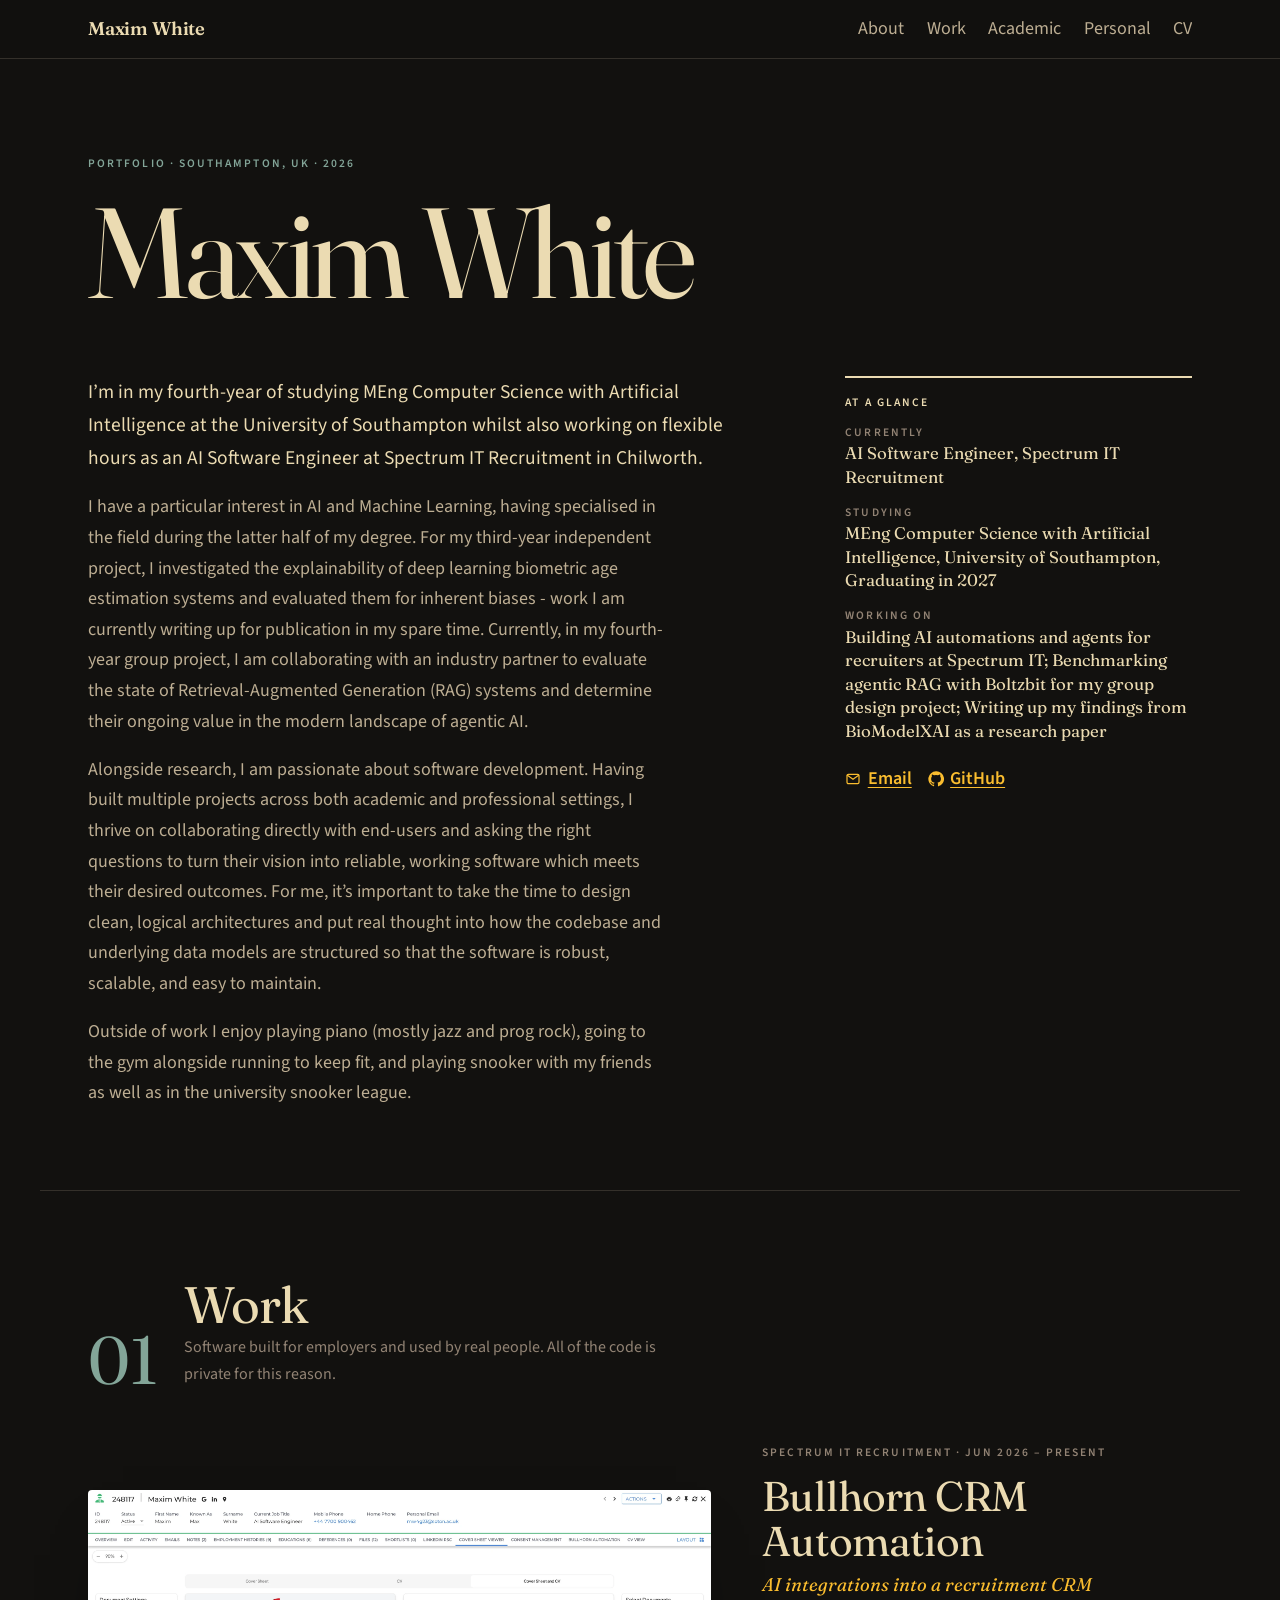
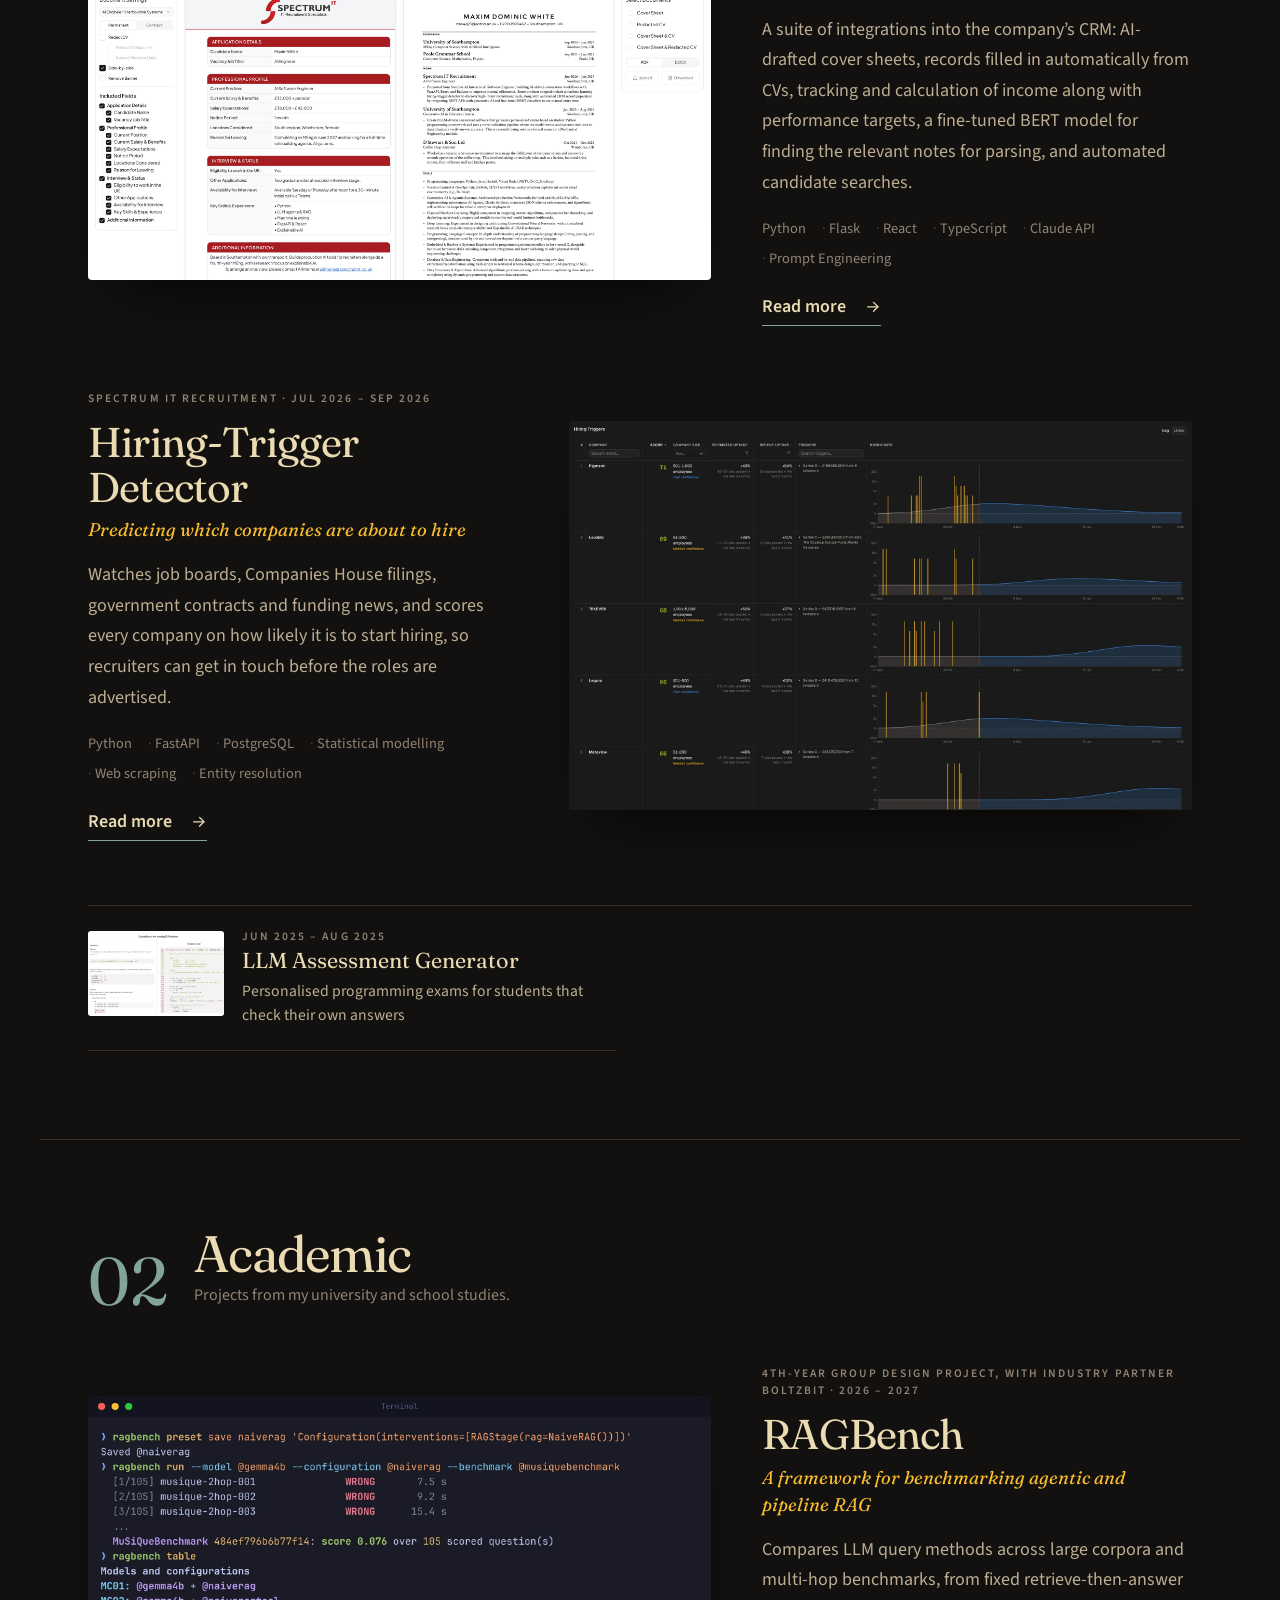
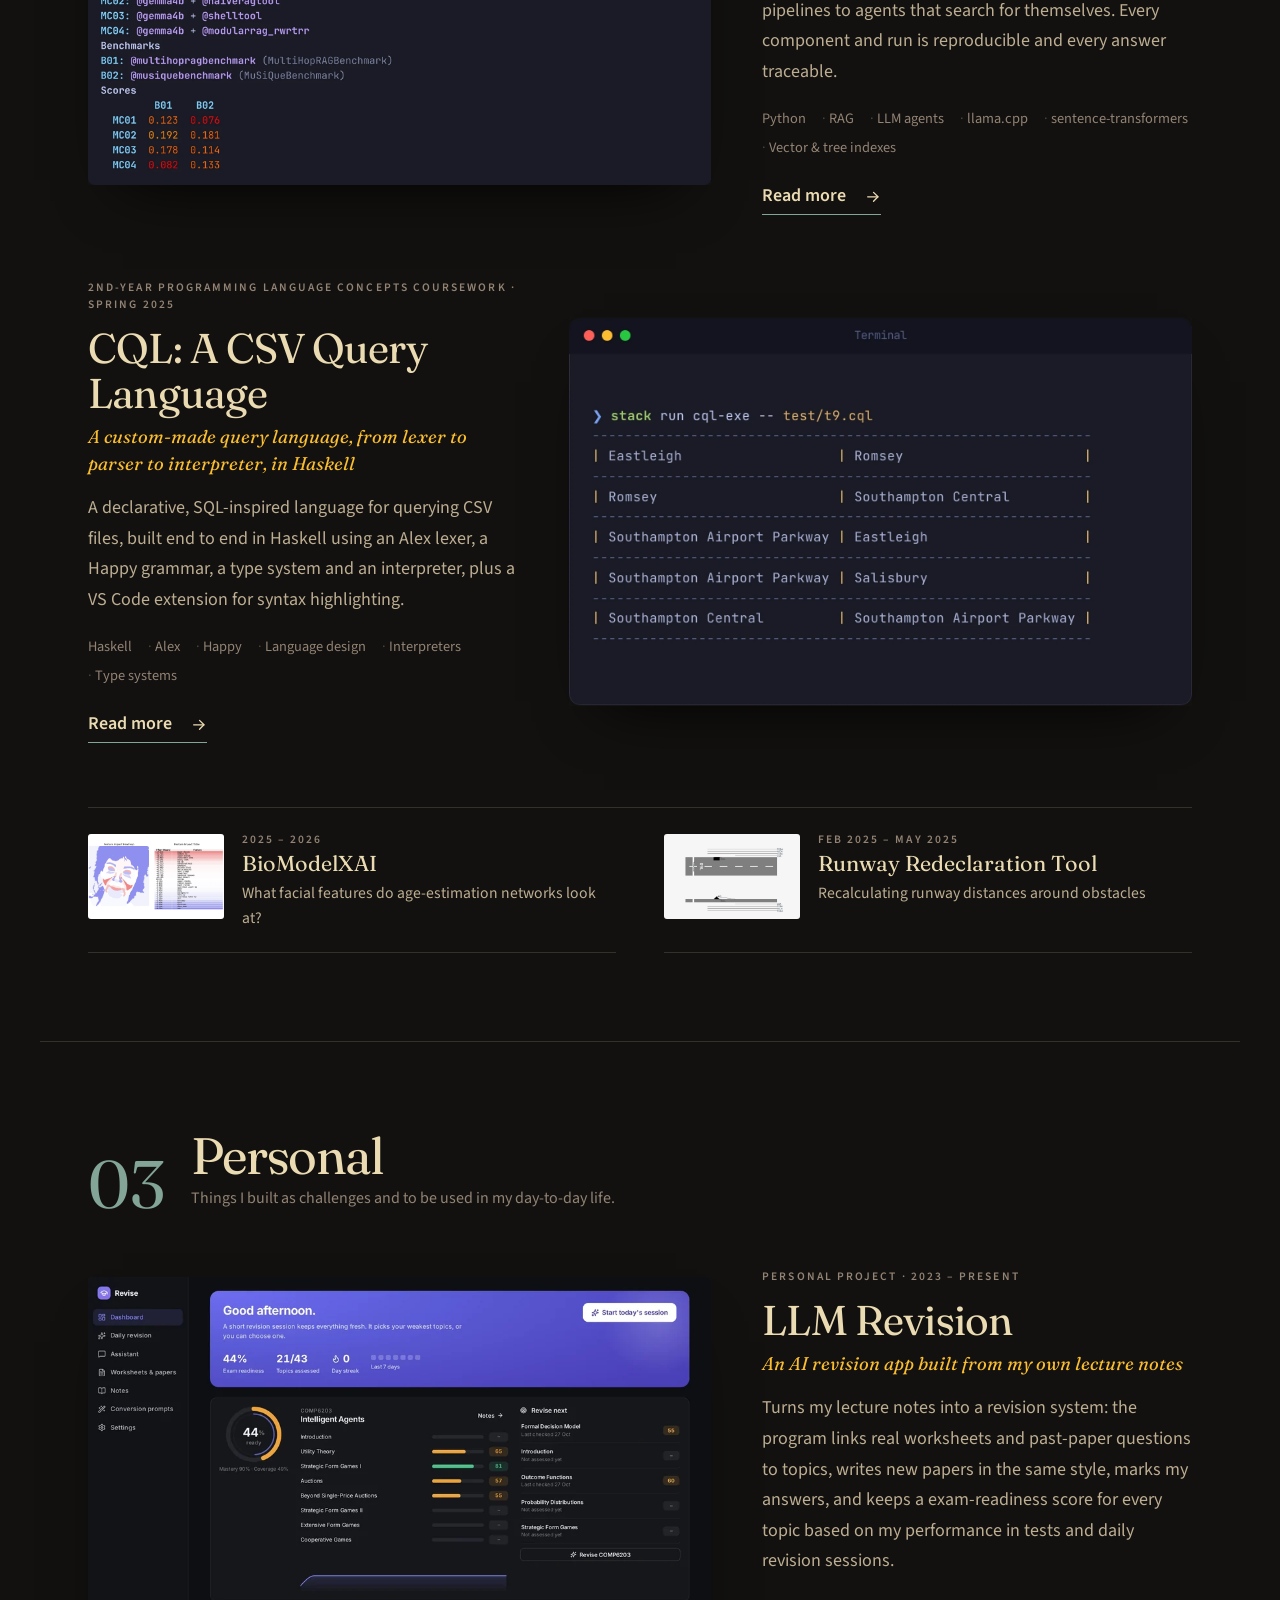
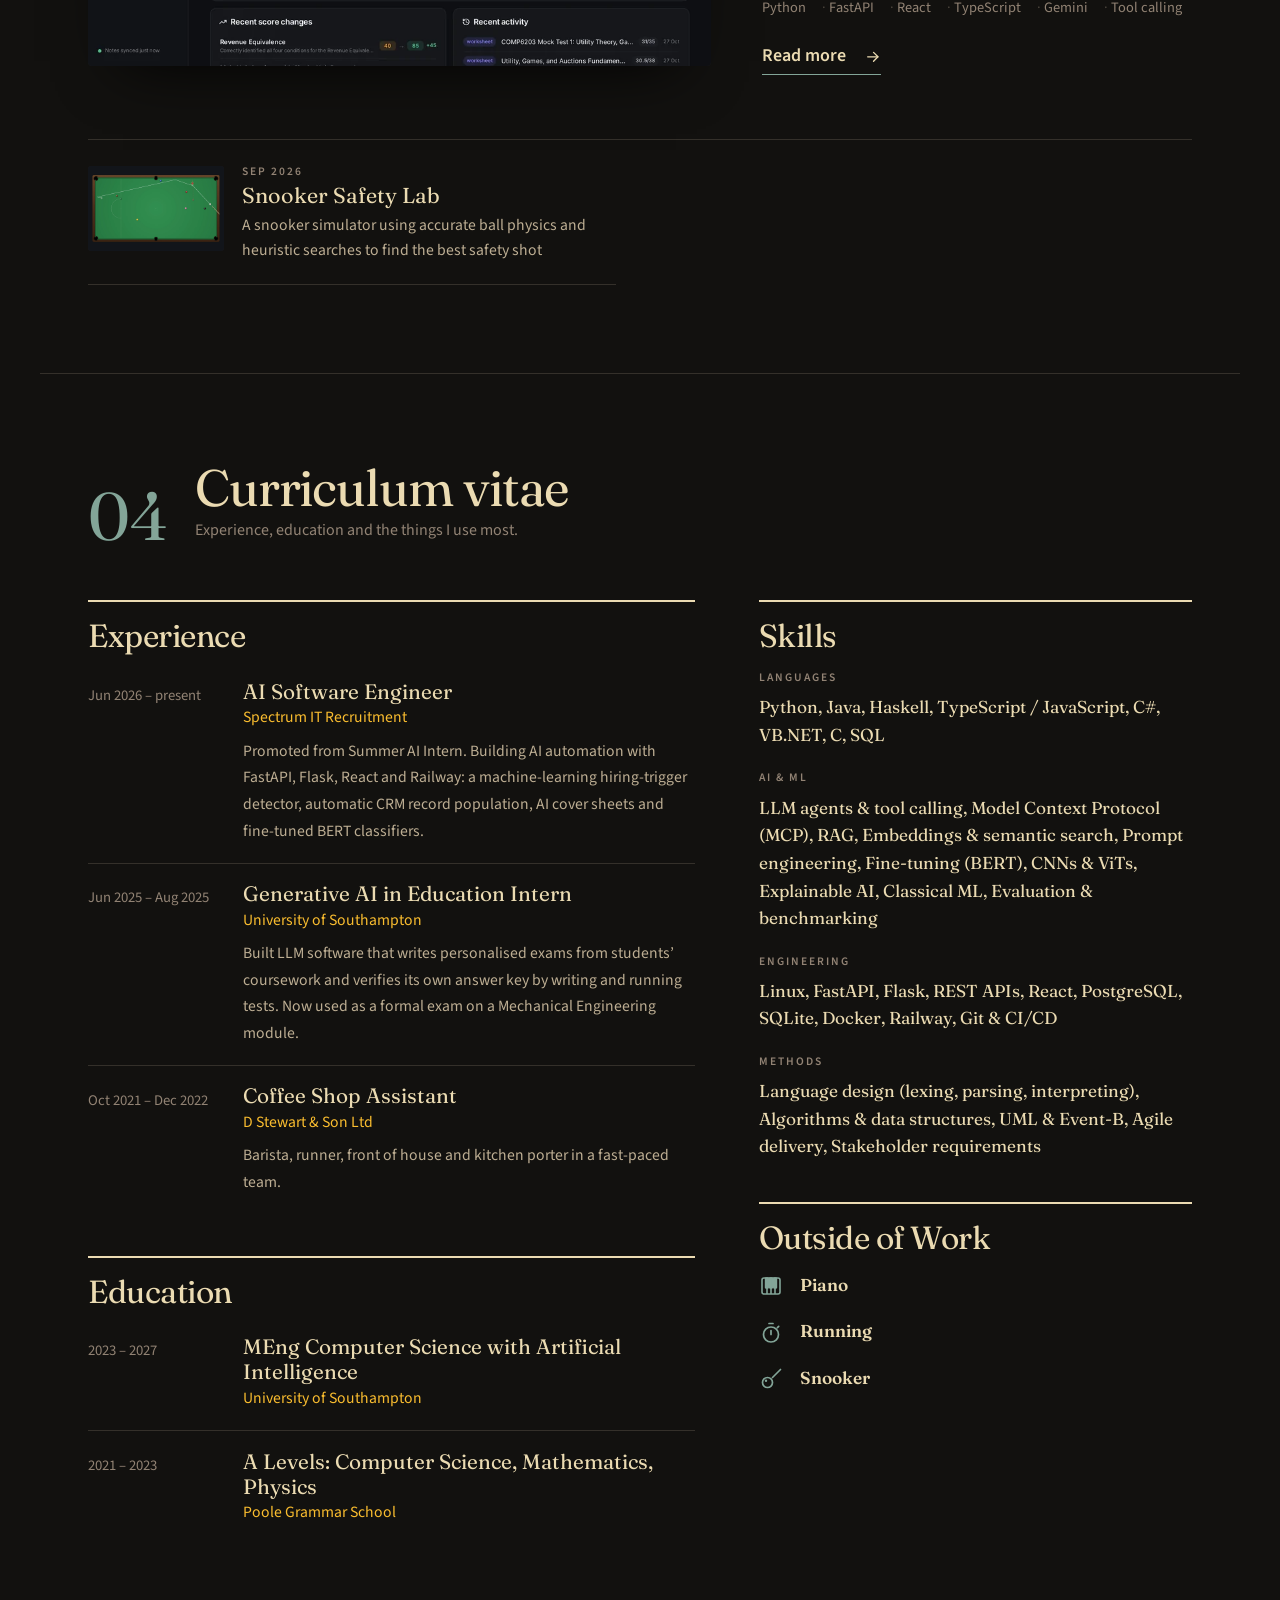
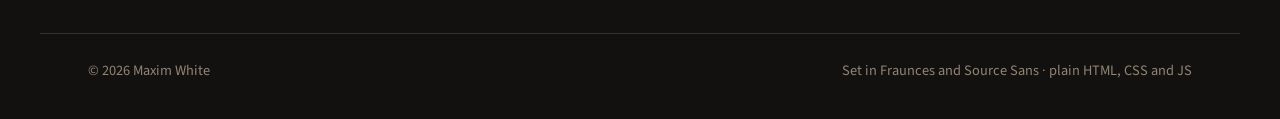
<file: docs/Jo9gBtia/index.html>
<!doctype html>
<!--
  Generated by build.py from content.md and presets.yaml. Don't edit the generated pages: change content.md
  (text and images) or this template (page structure), then run `python build.py`.
-->
<html lang="en-GB" class="no-js" data-palette="gruvbox">
<head>
<meta charset="utf-8">
<meta name="viewport" content="width=device-width, initial-scale=1, viewport-fit=cover">
<title>Maxim White · Portfolio</title>
<meta name="description" content="Portfolio of Maxim White, AI Software Engineer.">
<meta name="robots" content="noindex, nofollow">
<meta name="referrer" content="strict-origin-when-cross-origin">
<meta name="theme-color" content="#12110f">
<script>
  (function () {
    var d = document.documentElement, ids = "gold-blue,blue-gold,lemon-cobalt,sand-slate,gruvbox,terracotta".split(",");
    d.className = d.className.replace("no-js", "js");
    if (false) {
      try { var p = localStorage.getItem("pf-palette"); if (p && ids.indexOf(p) > -1) d.setAttribute("data-palette", p); } catch (e) {}
    }
  })();
</script>
<link rel="preconnect" href="https://fonts.googleapis.com">
<link rel="preconnect" href="https://fonts.gstatic.com" crossorigin>
<link href="https://fonts.googleapis.com/css2?family=Fraunces:ital,opsz,wght@0,9..144,400;0,9..144,600;1,9..144,400&family=Source+Sans+3:wght@400;600&display=swap" rel="stylesheet">
<link rel="stylesheet" href="assets/css/site.css?v=a405401b">
<style>
:root[data-palette="gold-blue"]{--accent:#e6b43c;--accent2:#86b2e8}
:root[data-palette="blue-gold"]{--accent:#74a7ec;--accent2:#ecc55f}
:root[data-palette="lemon-cobalt"]{--accent:#f2d04b;--accent2:#5d9bff}
:root[data-palette="sand-slate"]{--accent:#d8b26a;--accent2:#9ab4cc}
:root[data-palette="gruvbox"]{--accent:#83a598;--accent2:#fabd2f;--text:#ebdbb2;--text2:#bdae93;--muted:#928374}
:root[data-palette="terracotta"]{--accent:#e0855a;--accent2:#e9b872}
</style>
</head>
<body>
<a class="skip" href="#main">Skip to content</a>
<header class="mast">
  <div class="wrap">
    <a class="title" href="#about">Maxim White</a>
    <nav aria-label="Sections"><a href="#about">About</a><a href="#work">Work</a><a href="#academic">Academic</a><a href="#personal">Personal</a><a href="#cv">CV</a></nav>
  </div>
</header>

<main id="main">

<section class="cover wrap" id="about">
  <p class="kicker sc" data-reveal>Portfolio · Southampton, UK · 2026</p>
  <h1 data-reveal>Maxim White</h1>
  <div class="cover-grid">
    <div class="intro" data-reveal><p>I&rsquo;m in my fourth-year of studying MEng Computer Science with Artificial Intelligence at the University of Southampton whilst also working on flexible hours as an AI Software Engineer at Spectrum IT Recruitment in Chilworth.</p>
<p>I have a particular interest in AI and Machine Learning, having specialised in the field during the latter half of my degree. For my third-year independent project, I investigated the explainability of deep learning biometric age estimation systems and evaluated them for inherent biases - work I am currently writing up for publication in my spare time. Currently, in my fourth-year group project, I am collaborating with an industry partner to evaluate the state of Retrieval-Augmented Generation (RAG) systems and determine their ongoing value in the modern landscape of agentic AI.</p>
<p>Alongside research, I am passionate about software development. Having built multiple projects across both academic and professional settings, I thrive on collaborating directly with end-users and asking the right questions to turn their vision into reliable, working software which meets their desired outcomes. For me, it’s important to take the time to design clean, logical architectures and put real thought into how the codebase and underlying data models are structured so that the software is robust, scalable, and easy to maintain.</p>
<p>Outside of work I enjoy playing piano (mostly jazz and prog rock), going to the gym alongside running to keep fit, and playing snooker with my friends as well as in the university snooker league.</p></div>
    <aside class="glance" data-reveal>
      <h2 class="sc">At a glance</h2>
      <dl><div><dt class="sc">Currently</dt><dd>AI Software Engineer, Spectrum IT Recruitment</dd></div><div><dt class="sc">Studying</dt><dd>MEng Computer Science with Artificial Intelligence, University of Southampton, Graduating in 2027</dd></div><div><dt class="sc">Working on</dt><dd>Building AI automations and agents for recruiters at Spectrum IT; Benchmarking agentic RAG with Boltzbit for my group design project; Writing up my findings from BioModelXAI as a research paper</dd></div></dl>
      <div class="links"><a href="mailto:mdwhite4605@gmail.com"><svg viewBox="0 0 24 24" aria-hidden="true" fill="none" stroke="currentColor" stroke-width="1.8" stroke-linecap="round" stroke-linejoin="round"><rect x="3" y="5" width="18" height="14" rx="2"/><path d="m3.5 6.5 8.5 6 8.5-6"/></svg>Email</a><a href="https://github.com/Redumm" target="_blank" rel="noopener"><svg viewBox="0 0 24 24" aria-hidden="true"><path fill="currentColor" d="M12 .5a11.5 11.5 0 0 0-3.64 22.41c.58.1.79-.25.79-.56v-2c-3.2.7-3.88-1.37-3.88-1.37-.53-1.33-1.28-1.69-1.28-1.69-1.05-.71.08-.7.08-.7 1.16.08 1.77 1.19 1.77 1.19 1.03 1.77 2.71 1.26 3.37.96.1-.75.4-1.26.73-1.55-2.55-.29-5.24-1.28-5.24-5.69 0-1.26.45-2.28 1.19-3.09-.12-.29-.52-1.46.11-3.05 0 0 .97-.31 3.17 1.18a11 11 0 0 1 5.77 0c2.2-1.49 3.17-1.18 3.17-1.18.63 1.59.23 2.76.11 3.05.74.81 1.19 1.83 1.19 3.09 0 4.42-2.7 5.39-5.26 5.68.41.36.78 1.06.78 2.14v3.17c0 .31.21.67.8.56A11.5 11.5 0 0 0 12 .5Z"/></svg>GitHub</a></div>
    </aside>
  </div>
</section>

<section class="chapter wrap" id="work">
  <div class="chapter-head" data-reveal><span class="num">01</span><h2>Work</h2><div class="blurb"><p>Software built for employers and used by real people. All of the code is private for this reason.</p></div></div>
  
<div class="feature" data-reveal>
  <button class="f-img" type="button" data-open="bullhorn" aria-label="Read more about Bullhorn CRM Automation"><img src="assets/projects/bullhorn/cover-sheet-generator.webp" alt="" width="2400" height="1500" loading="lazy" decoding="async"></button>
  <div class="f-text">
    <p class="meta sc">Spectrum IT Recruitment · Jun 2026 – present</p>
    <h3>Bullhorn CRM Automation</h3>
    <p class="sub">AI integrations into a recruitment CRM</p>
    <div class="sum"><p>A suite of integrations into the company&rsquo;s CRM: AI-drafted cover sheets, records filled in automatically from CVs, tracking and calculation of income along with performance targets, a fine-tuned BERT model for finding the relevant notes for parsing, and automated candidate searches.</p></div>
    <ul class="tags"><li>Python</li><li>Flask</li><li>React</li><li>TypeScript</li><li>Claude API</li><li>Prompt Engineering</li></ul>
    <button class="read" type="button" data-open="bullhorn">Read more<span class="sr"> about Bullhorn CRM Automation</span> <svg viewBox="0 0 24 24" aria-hidden="true" fill="none" stroke="currentColor" stroke-width="1.8" stroke-linecap="round" stroke-linejoin="round"><path d="M5 12h14"/><path d="m13 6 6 6-6 6"/></svg></button>
  </div>
</div>
<div class="feature flip" data-reveal>
  <button class="f-img" type="button" data-open="hiring-triggers" aria-label="Read more about Hiring-Trigger Detector"><img src="assets/projects/hiring-triggers/cover.webp" alt="" width="1920" height="1200" loading="lazy" decoding="async"></button>
  <div class="f-text">
    <p class="meta sc">Spectrum IT Recruitment · Jul 2026 – Sep 2026</p>
    <h3>Hiring-Trigger Detector</h3>
    <p class="sub">Predicting which companies are about to hire</p>
    <div class="sum"><p>Watches job boards, Companies House filings, government contracts and funding news, and scores every company on how likely it is to start hiring, so recruiters can get in touch before the roles are advertised.</p></div>
    <ul class="tags"><li>Python</li><li>FastAPI</li><li>PostgreSQL</li><li>Statistical modelling</li><li>Web scraping</li><li>Entity resolution</li></ul>
    <button class="read" type="button" data-open="hiring-triggers">Read more<span class="sr"> about Hiring-Trigger Detector</span> <svg viewBox="0 0 24 24" aria-hidden="true" fill="none" stroke="currentColor" stroke-width="1.8" stroke-linecap="round" stroke-linejoin="round"><path d="M5 12h14"/><path d="m13 6 6 6-6 6"/></svg></button>
  </div>
</div><div class="index">
<button class="entry" type="button" data-open="assessment-generator" data-reveal>
  <span class="th"><img src="assets/projects/assessment-generator/cover.webp" alt="" width="2000" height="1250" loading="lazy" decoding="async"></span>
  <span><span class="meta sc">Jun 2025 – Aug 2025</span><span class="h4">LLM Assessment Generator</span><span class="p">Personalised programming exams for students that check their own answers</span></span>
</button></div>
</section>
<section class="chapter wrap" id="academic">
  <div class="chapter-head" data-reveal><span class="num">02</span><h2>Academic</h2><div class="blurb"><p>Projects from my university and school studies.</p></div></div>
  
<div class="feature" data-reveal>
  <button class="f-img" type="button" data-open="ragbench" aria-label="Read more about RAGBench"><img src="assets/projects/ragbench/cover.webp" alt="" width="2010" height="1256" loading="lazy" decoding="async"></button>
  <div class="f-text">
    <p class="meta sc">4th-year Group Design Project, with industry partner Boltzbit · 2026 – 2027</p>
    <h3>RAGBench</h3>
    <p class="sub">A framework for benchmarking agentic and pipeline RAG</p>
    <div class="sum"><p>Compares LLM query methods across large corpora and multi-hop benchmarks, from fixed retrieve-then-answer pipelines to agents that search for themselves. Every component and run is reproducible and every answer traceable.</p></div>
    <ul class="tags"><li>Python</li><li>RAG</li><li>LLM agents</li><li>llama.cpp</li><li>sentence-transformers</li><li>Vector &amp; tree indexes</li></ul>
    <button class="read" type="button" data-open="ragbench">Read more<span class="sr"> about RAGBench</span> <svg viewBox="0 0 24 24" aria-hidden="true" fill="none" stroke="currentColor" stroke-width="1.8" stroke-linecap="round" stroke-linejoin="round"><path d="M5 12h14"/><path d="m13 6 6 6-6 6"/></svg></button>
  </div>
</div>
<div class="feature flip" data-reveal>
  <button class="f-img" type="button" data-open="cql" aria-label="Read more about CQL: A CSV Query Language"><img src="assets/projects/cql/cover.webp" alt="" width="1520" height="950" loading="lazy" decoding="async"></button>
  <div class="f-text">
    <p class="meta sc">2nd-year Programming Language Concepts coursework · Spring 2025</p>
    <h3>CQL: A CSV Query Language</h3>
    <p class="sub">A custom-made query language, from lexer to parser to interpreter, in Haskell</p>
    <div class="sum"><p>A declarative, SQL-inspired language for querying CSV files, built end to end in Haskell using an Alex lexer, a Happy grammar, a type system and an interpreter, plus a VS Code extension for syntax highlighting.</p></div>
    <ul class="tags"><li>Haskell</li><li>Alex</li><li>Happy</li><li>Language design</li><li>Interpreters</li><li>Type systems</li></ul>
    <button class="read" type="button" data-open="cql">Read more<span class="sr"> about CQL: A CSV Query Language</span> <svg viewBox="0 0 24 24" aria-hidden="true" fill="none" stroke="currentColor" stroke-width="1.8" stroke-linecap="round" stroke-linejoin="round"><path d="M5 12h14"/><path d="m13 6 6 6-6 6"/></svg></button>
  </div>
</div><div class="index">
<button class="entry" type="button" data-open="biomodelxai" data-reveal>
  <span class="th"><img src="assets/projects/biomodelxai/cover.webp" alt="" width="1639" height="1024" loading="lazy" decoding="async"></span>
  <span><span class="meta sc">2025 – 2026</span><span class="h4">BioModelXAI</span><span class="p">What facial features do age-estimation networks look at?</span></span>
</button>
<button class="entry" type="button" data-open="runway" data-reveal>
  <span class="th"><img src="assets/projects/runway/cover.webp" alt="" width="960" height="600" loading="lazy" decoding="async"></span>
  <span><span class="meta sc">Feb 2025 – May 2025</span><span class="h4">Runway Redeclaration Tool</span><span class="p">Recalculating runway distances around obstacles</span></span>
</button></div>
</section>
<section class="chapter wrap" id="personal">
  <div class="chapter-head" data-reveal><span class="num">03</span><h2>Personal</h2><div class="blurb"><p>Things I built as challenges and to be used in my day-to-day life.</p></div></div>
  
<div class="feature" data-reveal>
  <button class="f-img" type="button" data-open="llmrevision" aria-label="Read more about LLM Revision"><img src="assets/projects/llmrevision/cover.webp" alt="" width="960" height="600" loading="lazy" decoding="async"></button>
  <div class="f-text">
    <p class="meta sc">Personal project · 2023 – present</p>
    <h3>LLM Revision</h3>
    <p class="sub">An AI revision app built from my own lecture notes</p>
    <div class="sum"><p>Turns my lecture notes into a revision system: the program links real worksheets and past-paper questions to topics, writes new papers in the same style, marks my answers, and keeps a exam-readiness score for every topic based on my performance in tests and daily revision sessions.</p></div>
    <ul class="tags"><li>Python</li><li>FastAPI</li><li>React</li><li>TypeScript</li><li>Gemini</li><li>Tool calling</li></ul>
    <button class="read" type="button" data-open="llmrevision">Read more<span class="sr"> about LLM Revision</span> <svg viewBox="0 0 24 24" aria-hidden="true" fill="none" stroke="currentColor" stroke-width="1.8" stroke-linecap="round" stroke-linejoin="round"><path d="M5 12h14"/><path d="m13 6 6 6-6 6"/></svg></button>
  </div>
</div><div class="index">
<button class="entry" type="button" data-open="snooker" data-reveal>
  <span class="th"><img src="assets/projects/snooker/cover.webp" alt="" width="1600" height="1000" loading="lazy" decoding="async"></span>
  <span><span class="meta sc">Sep 2026</span><span class="h4">Snooker Safety Lab</span><span class="p">A snooker simulator using accurate ball physics and heuristic searches to find the best safety shot</span></span>
</button></div>
</section>

<section class="chapter wrap" id="cv">
  <div class="chapter-head" data-reveal><span class="num">04</span><h2>Curriculum vitae</h2><div class="blurb"><p>Experience, education and the things I use most.</p></div></div>
  <div class="cv">
    <div class="cv-col"><div class="cv-group" data-reveal><h3>Experience</h3><div class="cv-item"><div class="when">Jun 2026 – present</div><div><h4>AI Software Engineer</h4><div class="org">Spectrum IT Recruitment</div><p>Promoted from Summer AI Intern. Building AI automation with FastAPI, Flask, React and Railway: a machine-learning hiring-trigger detector, automatic CRM record population, AI cover sheets and fine-tuned BERT classifiers.</p></div></div><div class="cv-item"><div class="when">Jun 2025 – Aug 2025</div><div><h4>Generative AI in Education Intern</h4><div class="org">University of Southampton</div><p>Built LLM software that writes personalised exams from students&rsquo; coursework and verifies its own answer key by writing and running tests. Now used as a formal exam on a Mechanical Engineering module.</p></div></div><div class="cv-item"><div class="when">Oct 2021 – Dec 2022</div><div><h4>Coffee Shop Assistant</h4><div class="org">D Stewart &amp; Son Ltd</div><p>Barista, runner, front of house and kitchen porter in a fast-paced team.</p></div></div></div><div class="cv-group" data-reveal><h3>Education</h3><div class="cv-item"><div class="when">2023 – 2027</div><div><h4>MEng Computer Science with Artificial Intelligence</h4><div class="org">University of Southampton</div></div></div><div class="cv-item"><div class="when">2021 – 2023</div><div><h4>A Levels: Computer Science, Mathematics, Physics</h4><div class="org">Poole Grammar School</div></div></div></div></div>
    <div class="cv-col"><div class="cv-group skills" data-reveal><h3>Skills</h3><h4 class="sc">Languages</h4><p>Python, Java, Haskell, TypeScript / JavaScript, C#, VB.NET, C, SQL</p><h4 class="sc">AI &amp; ML</h4><p>LLM agents &amp; tool calling, Model Context Protocol (MCP), RAG, Embeddings &amp; semantic search, Prompt engineering, Fine-tuning (BERT), CNNs &amp; ViTs, Explainable AI, Classical ML, Evaluation &amp; benchmarking</p><h4 class="sc">Engineering</h4><p>Linux, FastAPI, Flask, REST APIs, React, PostgreSQL, SQLite, Docker, Railway, Git &amp; CI/CD</p><h4 class="sc">Methods</h4><p>Language design (lexing, parsing, interpreting), Algorithms &amp; data structures, UML &amp; Event-B, Agile delivery, Stakeholder requirements</p></div><div class="cv-group hob" data-reveal><h3>Outside of Work</h3><div><svg viewBox="0 0 24 24" aria-hidden="true" fill="none" stroke="currentColor" stroke-width="1.6" stroke-linejoin="round"><rect x="3" y="4" width="18" height="16" rx="2"/><path d="M8 20v-6M12 20v-6M16 20v-6"/><rect x="6.6" y="4" width="2.6" height="10" rx=".6" fill="currentColor"/><rect x="10.7" y="4" width="2.6" height="10" rx=".6" fill="currentColor"/><rect x="14.8" y="4" width="2.6" height="10" rx=".6" fill="currentColor"/></svg><span><b>Piano</b></span></div><div><svg viewBox="0 0 24 24" aria-hidden="true" fill="none" stroke="currentColor" stroke-width="1.7" stroke-linecap="round" stroke-linejoin="round"><circle cx="12" cy="13.5" r="7.5"/><path d="M12 13.5V9.5M10 2.5h4M18.4 6.6l1.3-1.3"/></svg><span><b>Running</b></span></div><div><svg viewBox="0 0 24 24" aria-hidden="true" fill="none" stroke="currentColor" stroke-width="1.7" stroke-linecap="round"><circle cx="8.5" cy="15.5" r="5"/><circle cx="7" cy="13.8" r="1.2" fill="currentColor" stroke="none"/><path d="M13.5 10.5 21.5 2.5"/></svg><span><b>Snooker</b></span></div></div></div>
  </div>
</section>
</main>

<footer class="wrap" id="contact">
  <div class="fine"><span>© 2026 Maxim White</span><span>Set in Fraunces and Source Sans · plain HTML, CSS and JS</span></div>
</footer>

<div class="reader" id="reader" role="dialog" aria-modal="true" aria-labelledby="r-crumb" aria-hidden="true">
  <div class="r-bar"><div class="wrap"><span class="crumb sc" id="r-crumb"></span><button class="r-close" type="button" id="r-close">Close <svg viewBox="0 0 24 24" aria-hidden="true" fill="none" stroke="currentColor" stroke-width="2" stroke-linecap="round"><path d="M6 6l12 12M18 6 6 18"/></svg></button></div></div>
  <article id="r-article"></article>
</div>


<!-- one template per project; the reader shows them -->
<template id="p-bullhorn" data-crumb="Work · Bullhorn CRM Automation">
<p class="kicker sc">Work · Jun 2026 – present</p>
<h1 class="r-title" tabindex="-1">Bullhorn CRM Automation</h1>
<div class="standfirst"><p>A suite of integrations into the company&rsquo;s CRM: AI-drafted cover sheets, records filled in automatically from CVs, tracking and calculation of income along with performance targets, a fine-tuned BERT model for finding the relevant notes for parsing, and automated candidate searches.</p></div>
<dl class="facts"><div><dt class="sc">Context</dt><dd>Spectrum IT Recruitment</dd></div><div><dt class="sc">When</dt><dd>Jun 2026 – present</dd></div><div><dt class="sc">Team</dt><dd>Built alongside one other engineer</dd></div><div><dt class="sc">Built with</dt><dd>Python, Flask, React, TypeScript, Claude API, Prompt Engineering, Fine-tuned BERT, PostgreSQL, Railway</dd></div></dl>
<div class="prose"><p>Recruiters spend much of their day on Bullhorn CRM, inputing data and copying details between CVs, notes and documents. Working alongside another engineer, we built a Flask service and a React app that sits within new tabs in their CRM, interfacing with it&rsquo;s REST API and relieving recruiters&rsquo; workloads of repetative tasks. It is deployed on Railway and is used by the entire recruitment team.</p>
<figure class="fig"><button type="button" class="fig-open" aria-label="Open figure 1 full screen"><img src="assets/projects/bullhorn/cover-sheet-generator.webp" alt="The cover sheet generator inside Bullhorn. Note this screenshot displays fictional data and no real candidate or job information." width="2400" height="1500" loading="lazy" decoding="async"></button><figcaption><b>Fig. 1</b><span class="cap">The cover sheet generator inside Bullhorn. Note this screenshot displays fictional data and no real candidate or job information.</span><span class="k sc">Screenshot</span></figcaption></figure>
<p>The highest-risk components are the ones touching client-facing documents. Rather than relying on surface-level text replacement, candidate contact redaction works directly at the PDF glyph level (with Word files converted first). Detection is run across a number of distinct text extractions preventing unusual formatting from hiding phone numbers, while a two-pass redaction removes contacts, certain images, and hyperlinks without ruining the structure of the document.</p>
<p>A similar pre-processing step is applied to CV parsing by stripping all PII before any data reaches an LLM to ensure full GDPR compliance during automated record population.</p>
<figure class="fig"><button type="button" class="fig-open" aria-label="Open figure 2 full screen"><img src="assets/projects/bullhorn/candidate-shortlist.webp" alt="The candidate shortlist inside a vacancy: search criteria are generated from the job specification then every match is ranked by suitability and availability. Note this screenshot displays fictional data and no real candidate or job information." width="2400" height="1500" loading="lazy" decoding="async"></button><figcaption><b>Fig. 2</b><span class="cap">The candidate shortlist inside a vacancy: search criteria are generated from the job specification then every match is ranked by suitability and availability. Note this screenshot displays fictional data and no real candidate or job information.</span><span class="k sc">Screenshot</span></figcaption></figure>
<p>To automate candidate sourcing, the system combines keywords parsed from a job description with structured parameters like location and pay range, translating them into targeted Boolean queries across the candidate database. Matches are ranked on two axes: role suitability and active availability, using behavioral signals (such as recent CV updates or applications to other roles) to find candidates who are ready to move.</p></div><section class="keypoints"><h2 class="sc">Key points</h2><ul>
<li>Client-ready cover sheets are drafted by Claude from a candidate&rsquo;s CV and notes, edited in a live preview and exported to PDF or Word.</li>
<li>Candidate records filled in automatically: Bullhorn event subscriptions trigger a parsing pipeline (spaCy, Hugging Face NER, Presidio and an LLM) that extracts details from new CVs.</li>
<li>A MiniLM (BERT-family) classifier is fine-tuned on labelled CRM notes to determine which ones contain &ldquo;relevant&rdquo; information, with its decision threshold tuned for recall, prefering false positives over false negatives.</li>
<li>Automated candidate search uses criteria generated from the job spec and vacancy notes and then ranks candidates into a shortlist.</li>
<li>CV redaction removes contact details without disturbing the layout, even when the text is drawn as vector outlines.</li>
</ul></section>
<p class="note"><svg class="ic" viewBox="0 0 24 24" aria-hidden="true" fill="none" stroke="currentColor" stroke-width="1.8" stroke-linecap="round" stroke-linejoin="round"><rect x="5" y="11" width="14" height="9" rx="2"/><path d="M8 11V8a4 4 0 0 1 8 0v3"/></svg>The code for this project is private, so this page describes it in detail instead. </p>
<nav class="pager" aria-label="More projects">
  <button type="button" data-open="snooker"><span class="sc">Previous</span><b>Snooker Safety Lab</b></button>
  <button type="button" data-open="hiring-triggers"><span class="sc">Next</span><b>Hiring-Trigger Detector</b></button>
</nav></template>
<template id="p-hiring-triggers" data-crumb="Work · Hiring-Trigger Detector">
<p class="kicker sc">Work · Jul 2026 – Sep 2026</p>
<h1 class="r-title" tabindex="-1">Hiring-Trigger Detector</h1>
<div class="standfirst"><p>Watches job boards, Companies House filings, government contracts and funding news, and scores every company on how likely it is to start hiring, so recruiters can get in touch before the roles are advertised.</p></div>
<dl class="facts"><div><dt class="sc">Context</dt><dd>Spectrum IT Recruitment</dd></div><div><dt class="sc">When</dt><dd>Jul 2026 – Sep 2026</dd></div><div><dt class="sc">Team</dt><dd>Built alongside one other engineer</dd></div><div><dt class="sc">Built with</dt><dd>Python, FastAPI, PostgreSQL, Statistical modelling, Web scraping, Entity resolution, Authentication &amp; RBAC, Monitoring, Data Visualisation, React, Railway</dd></div></dl>
<div class="prose"><p>The motivation behind this project was that a company that has just raised a Series A, filed new share capital or won a government contract is likely to start hiring soon, and a recruiter who calls first has the advantage. This requires mass data collection, parsing, filtering and weighting to turn it into a rankings table.</p>
<figure class="fig"><button type="button" class="fig-open" aria-label="Open figure 1 full screen"><img src="assets/projects/hiring-triggers/hiring-triggers-table.webp" alt="The Hiring Triggers page: every company scored on how likely it is to start hiring, with the triggers behind it and its modelled hiring rate against its own normal pace." width="2400" height="1500" loading="lazy" decoding="async"></button><figcaption><b>Fig. 1</b><span class="cap">The Hiring Triggers page: every company scored on how likely it is to start hiring, with the triggers behind it and its modelled hiring rate against its own normal pace.</span><span class="k sc">Screenshot</span></figcaption></figure>
<p>For predictions it uses a single rate model in the same family as CRFs - one log-linear rate per company per day, Negative Binomial counts, an offset for the company&rsquo;s own normal hiring rate, and lag windows shaped from data. Every day the model&rsquo;s weights are adjusted so it is constantly learning and improving in accuracy.</p>
<p>A model is only as good as the data feeding it, so a health check page monitors the pipeline itself: database storage against its allowance, a monthly cleansing pass that consolidates old postings and prunes stale records and caches, and 30 days of fetch timings for every ATS and job aggregator, so a slowing or failing source is spotted before it quietly skews the scores.</p>
<figure class="fig"><button type="button" class="fig-open" aria-label="Open figure 2 full screen"><img src="assets/projects/hiring-triggers/health-check.webp" alt="The Health Check page: storage, the latest database cleansing pass, and fetch timings for every ATS and aggregator over the last 30 days (illustrative data)." width="2400" height="1653" loading="lazy" decoding="async"></button><figcaption><b>Fig. 2</b><span class="cap">The Health Check page: storage, the latest database cleansing pass, and fetch timings for every ATS and aggregator over the last 30 days (illustrative data).</span><span class="k sc">Rendered from the real code</span></figcaption></figure></div><section class="keypoints"><h2 class="sc">Key points</h2><ul>
<li>Pulls from 13 job sources (7 aggregators and 6 company ATS boards such as Greenhouse and BambooHR), Companies House (share allotments, people with significant control), Contracts Finder, Find a Tender, Tech.eu funding rounds, SEC EDGAR and more.</li>
<li>Each signal type has a learnable lag window, and every company has a basal hiring rate from a size prior, so each individual trigger&rsquo;s model weight refers to the uplift in hiring rate over this company&rsquo;s normal rate.</li>
<li>Weights update online every night, gated by a recency-weighted surprise test instead of a fixed threshold.</li>
<li>Entity resolution: company names scraped from each source are matched to a single Companies House record by ranking up to 100 candidate matches per name, and duplicate companies are merged across every linked table.</li>
<li>I built its login system: bcrypt-hashed passwords, httpOnly session cookies, admin and user roles with per-service access, admin-only pages and settings, forced password changes after a reset, and a time-limited typed confirmation before any database reset.</li>
<li>Information is presented through a React dashboard with job-posting breakdowns, company details and a health check monitoring every scraper and the database.</li>
</ul></section><section class="extra"><h2 class="sc">Gallery</h2><div class="prose"><figure class="fig"><button type="button" class="fig-open" aria-label="Open figure 3 full screen"><img src="assets/projects/hiring-triggers/job-postings.webp" alt="The Job Postings page: tech roles posted in the last week, by company, with where they're hiring and which job boards they post on." width="2400" height="1500" loading="lazy" decoding="async"></button><figcaption><b>Fig. 3</b><span class="cap">The Job Postings page: tech roles posted in the last week, by company, with where they're hiring and which job boards they post on.</span><span class="k sc">Screenshot</span></figcaption></figure>
<figure class="fig"><button type="button" class="fig-open" aria-label="Open figure 4 full screen"><img src="assets/projects/hiring-triggers/funding-overview.webp" alt="Funding broken down by round type, sector and tech type, recalculated from whatever the table is filtered to." width="2400" height="1500" loading="lazy" decoding="async"></button><figcaption><b>Fig. 4</b><span class="cap">Funding broken down by round type, sector and tech type, recalculated from whatever the table is filtered to.</span><span class="k sc">Screenshot</span></figcaption></figure></div></section>
<p class="note"><svg class="ic" viewBox="0 0 24 24" aria-hidden="true" fill="none" stroke="currentColor" stroke-width="1.8" stroke-linecap="round" stroke-linejoin="round"><rect x="5" y="11" width="14" height="9" rx="2"/><path d="M8 11V8a4 4 0 0 1 8 0v3"/></svg>The code for this project is private, so this page describes it in detail instead. </p>
<nav class="pager" aria-label="More projects">
  <button type="button" data-open="bullhorn"><span class="sc">Previous</span><b>Bullhorn CRM Automation</b></button>
  <button type="button" data-open="assessment-generator"><span class="sc">Next</span><b>LLM Assessment Generator</b></button>
</nav></template>
<template id="p-assessment-generator" data-crumb="Work · LLM Assessment Generator">
<p class="kicker sc">Work · Jun 2025 – Aug 2025</p>
<h1 class="r-title" tabindex="-1">LLM Assessment Generator</h1>
<div class="standfirst"><p>Writes each student a personal exam from their own Python coursework to test their understanding of their own code, then checks its own answer key by writing and running tests. It is now used as a formal exam on a Mechanical Engineering module.</p></div>
<dl class="facts"><div><dt class="sc">Context</dt><dd>Generative AI in Education Internship, University of Southampton</dd></div><div><dt class="sc">When</dt><dd>Jun 2025 – Aug 2025</dd></div><div><dt class="sc">Team</dt><dd>Solo</dd></div><div><dt class="sc">Built with</dt><dd>Python, Claude, ChatGPT, Gemini, Structured output, Code execution</dd></div></dl>
<div class="prose"><p>The aim of this project was to check that students understood the code they had submitted for their coursework, ensuring that they had not just used AI to generate it for them. Manually creating a custom exam for each student in a cohort of around 300 people is completely infeasible, hence an programmatic solution was required. The generator reads a student&rsquo;s submission file and writes questions that only make sense for that code: i.e. What happens if this loop changes? Which of these rewrites behaves the same, What does this print if we adding logging?</p>
<figure class="fig"><button type="button" class="fig-open" aria-label="Open figure 1 full screen"><img src="assets/projects/assessment-generator/review-question-4.webp" alt="The review page staff use: a console-output question built from the student's own gradient-descent code." width="2100" height="1250" loading="lazy" decoding="async"></button><figcaption><b>Fig. 1</b><span class="cap">The review page staff use: a console-output question built from the student's own gradient-descent code.</span><span class="k sc">Screenshot</span></figcaption></figure>
<p>As LLMs are confident and sometimes wrong, the answer is never taken on trust. For each question, a second step writes a verification script that executes every option, compares the results with the model&rsquo;s own answers, and regenerates the question when they disagree. Ultimately, staff still review everything, but with both verification results shown next to each option.</p>
<figure class="fig"><button type="button" class="fig-open" aria-label="Open figure 2 full screen"><img src="assets/projects/assessment-generator/verification-code.webp" alt="Part of the verification script the model wrote, which executes every option against test cases." width="1788" height="1674" loading="lazy" decoding="async"></button><figcaption><b>Fig. 2</b><span class="cap">Part of the verification script the model wrote, which executes every option against test cases.</span><span class="k sc">Rendered from the real code</span></figcaption></figure></div><section class="keypoints"><h2 class="sc">Key points</h2><ul>
<li>Five different styles of question types are built from the student&rsquo;s own code: changed functionality, equivalent implementations, effects of a change, console output and new code.</li>
<li>Every answer is verified: the model writes Python that runs each option against test cases, and a disagreement with its own original answer triggers regeneration.</li>
<li>Works with Anthropic, OpenAI and Google models, with profiles for the prompt, schema and settings, and exponential back-off.</li>
<li>Staff review each exam on a generated HTML page and can change answers or flag questions before it is released.</li>
</ul></section><section class="extra"><h2 class="sc">Gallery</h2><div class="prose"><figure class="fig"><button type="button" class="fig-open" aria-label="Open figure 3 full screen"><img src="assets/projects/assessment-generator/review-question-1.webp" alt="A multiple-select question, with the original and verified answers for each option." width="2100" height="1250" loading="lazy" decoding="async"></button><figcaption><b>Fig. 3</b><span class="cap">A multiple-select question, with the original and verified answers for each option.</span><span class="k sc">Screenshot</span></figcaption></figure>
<figure class="fig"><button type="button" class="fig-open" aria-label="Open figure 4 full screen"><img src="assets/projects/assessment-generator/generator-run.webp" alt="A run that caught a discrepancy and regenerated its questions (illustrative run, real messages)." width="1792" height="582" loading="lazy" decoding="async"></button><figcaption><b>Fig. 4</b><span class="cap">A run that caught a discrepancy and regenerated its questions (illustrative run, real messages).</span><span class="k sc">Rendered from the real code</span></figcaption></figure></div></section>
<p class="note"><svg class="ic" viewBox="0 0 24 24" aria-hidden="true" fill="none" stroke="currentColor" stroke-width="1.8" stroke-linecap="round" stroke-linejoin="round"><rect x="5" y="11" width="14" height="9" rx="2"/><path d="M8 11V8a4 4 0 0 1 8 0v3"/></svg>The code for this project is private, so this page describes it in detail instead. </p>
<nav class="pager" aria-label="More projects">
  <button type="button" data-open="hiring-triggers"><span class="sc">Previous</span><b>Hiring-Trigger Detector</b></button>
  <button type="button" data-open="ragbench"><span class="sc">Next</span><b>RAGBench</b></button>
</nav></template>
<template id="p-ragbench" data-crumb="Academic · RAGBench">
<p class="kicker sc">Academic · 2026 – 2027</p>
<h1 class="r-title" tabindex="-1">RAGBench</h1>
<div class="standfirst"><p>Compares LLM query methods across large corpora and multi-hop benchmarks, from fixed retrieve-then-answer pipelines to agents that search for themselves. Every component and run is reproducible and every answer traceable.</p></div>
<dl class="facts"><div><dt class="sc">Context</dt><dd>4th-year Group Design Project, with industry partner Boltzbit</dd></div><div><dt class="sc">When</dt><dd>2026 – 2027</dd></div><div><dt class="sc">Team</dt><dd>Team of six</dd></div><div><dt class="sc">Status</dt><dd>In progress</dd></div><div><dt class="sc">Built with</dt><dd>Python, RAG, LLM agents, llama.cpp, sentence-transformers, Vector &amp; tree indexes, BM25, SQLite, Evaluation, Prompt Engineering</dd></div></dl>
<div class="prose"><p>To find the best RAG methods many candidates must be tested over a lot of runs. With this in mind, I designed a framework where every component of these systems are interchangable with others which provide the same function. This allows many combinations of small changes to the architecture to be tested.</p>
<figure class="fig"><button type="button" class="fig-open" aria-label="Open figure 1 full screen"><img src="assets/projects/ragbench/system-overview.webp" alt="Every part plugs into one framework: a model, a configuration and a benchmark make a run." width="2200" height="819" loading="lazy" decoding="async"></button><figcaption><b>Fig. 1</b><span class="cap">Every part plugs into one framework: a model, a configuration and a benchmark make a run.</span><span class="k sc">Diagram</span></figcaption></figure>
<p>A &ldquo;run&rdquo; is a model, a configuration (how the model gets the documents, whether as injected context or as tools) and a benchmark. Change one and keep the others fixed, and any difference in the results comes from that part. Because every component&rsquo;s ID is a hash of its settings, the same run always has the same ID, and a stopped run resumes.</p>
<figure class="fig"><button type="button" class="fig-open" aria-label="Open figure 2 full screen"><img src="assets/projects/ragbench/cli-run.webp" alt="Saving a preset, running a benchmark and comparing every setup from the command line." width="1800" height="1256" loading="lazy" decoding="async"></button><figcaption><b>Fig. 2</b><span class="cap">Saving a preset, running a benchmark and comparing every setup from the command line.</span><span class="k sc">Screenshot</span></figcaption></figure></div><p class="role"><em>My role: I designed and built core framework and integrated the team&rsquo;s components into it.</em></p><section class="keypoints"><h2 class="sc">Key points</h2><ul>
<li>Every model, RAG method and benchmark is a component with saved settings and a content-hashed ID, so any result can be re-run exactly.</li>
<li>Four approaches compared so far: naive RAG, modular RAG (query rewriting, hybrid dense and BM25 search, cross-encoder reranking), RAG as a tool, and a Linux shell over the documents.</li>
<li>Interchangeable indexes for semantic retrieval: a dense vector index, BM25 sparse and hybrid indexes, contextual indexes that prefix each chunk with its document&rsquo;s header, and a RAPTOR-style tree index of LLM-written summaries.</li>
<li>Has a command-line interface and Python API</li>
<li>Over 20 measures per question (accuracy, evidence recall, latency, tokens, tool use) in SQLite, with a full transcript of every answer.</li>
</ul></section><section class="extra"><h2 class="sc">Gallery</h2><div class="prose"><figure class="fig wide"><button type="button" class="fig-open" aria-label="Open figure 3 full screen"><img src="assets/projects/ragbench/results-items.webp" alt="Per-question measures for a run, including evidence recall and token counts." width="2600" height="831" loading="lazy" decoding="async"></button><figcaption><b>Fig. 3</b><span class="cap">Per-question measures for a run, including evidence recall and token counts.</span><span class="k sc">Screenshot</span></figcaption></figure>
<figure class="fig wide"><button type="button" class="fig-open" aria-label="Open figure 4 full screen"><img src="assets/projects/ragbench/class-diagram.webp" alt="The full class diagram. Open it to zoom." width="5200" height="1671" loading="lazy" decoding="async"></button><figcaption><b>Fig. 4</b><span class="cap">The full class diagram. Open it to zoom.</span><span class="k sc">Diagram</span></figcaption></figure></div></section>
<p class="note"><svg class="ic" viewBox="0 0 24 24" aria-hidden="true" fill="none" stroke="currentColor" stroke-width="1.8" stroke-linecap="round" stroke-linejoin="round"><rect x="5" y="11" width="14" height="9" rx="2"/><path d="M8 11V8a4 4 0 0 1 8 0v3"/></svg>The code for this project is private, so this page describes it in detail instead. </p>
<nav class="pager" aria-label="More projects">
  <button type="button" data-open="assessment-generator"><span class="sc">Previous</span><b>LLM Assessment Generator</b></button>
  <button type="button" data-open="cql"><span class="sc">Next</span><b>CQL: A CSV Query Language</b></button>
</nav></template>
<template id="p-cql" data-crumb="Academic · CQL: A CSV Query Language">
<p class="kicker sc">Academic · Spring 2025</p>
<h1 class="r-title" tabindex="-1">CQL: A CSV Query Language</h1>
<div class="standfirst"><p>A declarative, SQL-inspired language for querying CSV files, built end to end in Haskell using an Alex lexer, a Happy grammar, a type system and an interpreter, plus a VS Code extension for syntax highlighting.</p></div>
<dl class="facts"><div><dt class="sc">Context</dt><dd>2nd-year Programming Language Concepts coursework</dd></div><div><dt class="sc">When</dt><dd>Spring 2025</dd></div><div><dt class="sc">Team</dt><dd>Solo coursework</dd></div><div><dt class="sc">Built with</dt><dd>Haskell, Alex, Happy, Language design, Interpreters, Type systems</dd></div></dl>
<div class="prose"><p>The brief for this coursework was to build a language for querying CSV files which would be judged on a set of ten tasks. I took inspiration from SQL for structure and naming, since it is declarative and widely known, then borrowed semicolon-terminated statements and parenthesised function calls from Java, so nested operations stay readable.</p>
<figure class="fig"><button type="button" class="fig-open" aria-label="Open figure 1 full screen"><img src="assets/projects/cql/program-t9.webp" alt="A CQL program that finds all paths of length 3 in a relation, using two joins." width="1520" height="612" loading="lazy" decoding="async"></button><figcaption><b>Fig. 1</b><span class="cap">A CQL program that finds all paths of length 3 in a relation, using two joins.</span><span class="k sc">Rendered from the real code</span></figcaption></figure>
<p>Beyond the specification, I added a type system so CSV cells can also be treated as numbers and bools - allowing mathematical and logical operations to be performed on the data. Additionally, I included extra output forms such as a &ldquo;pretty print&rdquo; functionality and syntax highlighting. One of the example programs above (with output below) finds every path of length three through a graph of train stations, using two joins.</p>
<figure class="fig"><button type="button" class="fig-open" aria-label="Open figure 2 full screen"><img src="assets/projects/cql/pretty-print.webp" alt="Its output with PRETTY_PRINT, formatted exactly as the interpreter does." width="1520" height="782" loading="lazy" decoding="async"></button><figcaption><b>Fig. 2</b><span class="cap">Its output with PRETTY_PRINT, formatted exactly as the interpreter does.</span><span class="k sc">Rendered from the real code</span></figcaption></figure></div><section class="keypoints"><h2 class="sc">Key points</h2><ul>
<li>Functions include SELECT–FROM–WHERE blocks, inner and outer joins, Cartesian products, union, intersection and difference, sorting, DISTINCT, TRANSPOSE and more.</li>
<li>A type system (CSV, integer, float, string, boolean, column reference and lists) with implicit inference and explicit conversions.</li>
<li>Additional functionalities include IF/THEN/ELSE blocks, variables, statement sequencing, SAVE and PRETTY_PRINT.</li>
<li>The interpreter evaluates a program by small-step reduction over its syntax tree.</li>
<li>A VS Code syntax-highlighting extension and a 16-page manual covers the syntax and design decisions.</li>
</ul></section><section class="extra"><h2 class="sc">Gallery</h2><div class="prose"><figure class="fig"><button type="button" class="fig-open" aria-label="Open figure 3 full screen"><img src="assets/projects/cql/type-system.webp" alt="A showcase of type conversions, mathematical and logic operations, and an IF/THEN/ELSE block." width="1768" height="582" loading="lazy" decoding="async"></button><figcaption><b>Fig. 3</b><span class="cap">A showcase of type conversions, mathematical and logic operations, and an IF/THEN/ELSE block.</span><span class="k sc">Rendered from the real code</span></figcaption></figure></div></section>
<p class="note"><a target="_blank" rel="noopener" href="https://github.com/Redumm/CustomQueryLanguage">Code on GitHub</a></p>
<nav class="pager" aria-label="More projects">
  <button type="button" data-open="ragbench"><span class="sc">Previous</span><b>RAGBench</b></button>
  <button type="button" data-open="biomodelxai"><span class="sc">Next</span><b>BioModelXAI</b></button>
</nav></template>
<template id="p-biomodelxai" data-crumb="Academic · BioModelXAI">
<p class="kicker sc">Academic · 2025 – 2026</p>
<h1 class="r-title" tabindex="-1">BioModelXAI</h1>
<div class="standfirst"><p>Why does a deep learning network think someone is a certain age? I trained four age-estimation models and built an explainable AI pipeline to find the answer. The program splits an image of a face into around 30 regions and measures how much each one moves the predicted age when removed. It also detects hollistic attributes such as head pose, ethnicity, expressions and more to discover if there any biases inherent in the models.</p></div>
<dl class="facts"><div><dt class="sc">Context</dt><dd>3rd-year Individual Project</dd></div><div><dt class="sc">When</dt><dd>2025 – 2026</dd></div><div><dt class="sc">Team</dt><dd>Solo</dd></div><div><dt class="sc">Built with</dt><dd>Python, Pandas, NumPy, TensorFlow, CNNs, Vision Transformers, Explainable AI, Data Cleansing, Data Visualisation, MediaPipe, Statistics</dd></div></dl>
<div class="prose"><p>Age estimation from faces is used in biometrics and age verification, so it matters why a model predicts the age it does, not just how accurate it is. GradCAM and Saliency maps show where a network looks, but not what that region is worth in years, so I built a system to measure it directly.</p>
<figure class="fig"><button type="button" class="fig-open" aria-label="Open figure 1 full screen"><img src="assets/projects/biomodelxai/heatmap-31.webp" alt="How much each region moved one prediction (real age 31, predicted 36.9). Red regions push the age up, blue push it down." width="2382" height="821" loading="lazy" decoding="async"></button><figcaption><b>Fig. 1</b><span class="cap">How much each region moved one prediction (real age 31, predicted 36.9). Red regions push the age up, blue push it down.</span><span class="k sc">Screenshot</span></figcaption></figure>
<p>The pipeline locates each face&rsquo;s landmarks, builds about 30 anatomical regions, and &ldquo;removes&rdquo; them one at a time using inpainting techniques - recording the change in predicted age. Repeating this over every test image and four architectures shows which regions each model relies on, how that changes with age, and which attributes of a photo make a model go wrong.</p>
<figure class="fig"><button type="button" class="fig-open" aria-label="Open figure 2 full screen"><img src="assets/projects/biomodelxai/region-effects-30-39.webp" alt="Average size of each region's effect for ages 30–39 showing that hair matters most, followed by the eyebrows and eyes." width="1768" height="1686" loading="lazy" decoding="async"></button><figcaption><b>Fig. 2</b><span class="cap">Average size of each region's effect for ages 30–39 showing that hair matters most, followed by the eyebrows and eyes.</span><span class="k sc">Chart from real results</span></figcaption></figure></div><section class="keypoints"><h2 class="sc">Key points</h2><ul>
<li>Four models fine-tuned on AgeDB: SENet50, ViT, Inception-ResNet-v2 and EfficientNetV2, on a 1,300-image test set.</li>
<li>Regions from MediaPipe face landmarks and segmentation, from crow&rsquo;s feet and nasolabial folds to hair and background. Each region is hidden in a way that suits it (grey fill, blur, inpainting, etc) and the age is predicted again.</li>
<li>Effects are aggregated by age band with Welch&rsquo;s t-tests, then tested against holistic</li>
</ul></section><section class="extra"><h2 class="sc">Gallery</h2><div class="prose"><figure class="fig"><button type="button" class="fig-open" aria-label="Open figure 3 full screen"><img src="assets/projects/biomodelxai/effect-vs-age-lines.webp" alt="How much each region adds to the predicted age as faces get older - nasolabial folds matter more and more while hair stops making people look younger after 70." width="1768" height="1318" loading="lazy" decoding="async"></button><figcaption><b>Fig. 3</b><span class="cap">How much each region adds to the predicted age as faces get older - nasolabial folds matter more and more while hair stops making people look younger after 70.</span><span class="k sc">Chart from real results</span></figcaption></figure>
<figure class="fig"><button type="button" class="fig-open" aria-label="Open figure 4 full screen"><img src="assets/projects/biomodelxai/emotion-error.webp" alt="Error by expression: SENet50 predicts smiling faces around 3 years too young." width="1760" height="990" loading="lazy" decoding="async"></button><figcaption><b>Fig. 4</b><span class="cap">Error by expression: SENet50 predicts smiling faces around 3 years too young.</span><span class="k sc">Chart from real results</span></figcaption></figure></div></section>
<p class="note"><svg class="ic" viewBox="0 0 24 24" aria-hidden="true" fill="none" stroke="currentColor" stroke-width="1.8" stroke-linecap="round" stroke-linejoin="round"><rect x="5" y="11" width="14" height="9" rx="2"/><path d="M8 11V8a4 4 0 0 1 8 0v3"/></svg>The code for this project is private, so this page describes it in detail instead. </p>
<nav class="pager" aria-label="More projects">
  <button type="button" data-open="cql"><span class="sc">Previous</span><b>CQL: A CSV Query Language</b></button>
  <button type="button" data-open="runway"><span class="sc">Next</span><b>Runway Redeclaration Tool</b></button>
</nav></template>
<template id="p-runway" data-crumb="Academic · Runway Redeclaration Tool">
<p class="kicker sc">Academic · Feb 2025 – May 2025</p>
<h1 class="r-title" tabindex="-1">Runway Redeclaration Tool</h1>
<div class="standfirst"><p>A JavaFX tool for air traffic control that recalculates a runway&rsquo;s declared distances (TORA, TODA, ASDA and LDA) when an obstacle is on it, and shows the result from above and from the side.</p></div>
<dl class="facts"><div><dt class="sc">Context</dt><dd>2nd-year Software Engineering Group Project</dd></div><div><dt class="sc">When</dt><dd>Feb 2025 – May 2025</dd></div><div><dt class="sc">Team</dt><dd>Team of six</dd></div><div><dt class="sc">Built with</dt><dd>Java, JavaFX, MVC, Maven, JUnit, XML, Agile</dd></div></dl>
<div class="prose"><p>When an obstacle such as a broken-down vehicle sits on or near a runway, the distances available for take-off and landing have to be redeclared. This tool lets a controller add an airport&rsquo;s runways, place an obstacle, and see the recalculated distances along with the reasoning behind them, in top-down and side-on views.</p>
<figure class="fig"><button type="button" class="fig-open" aria-label="Open figure 1 full screen"><img src="assets/projects/runway/top-down-and-side-on.webp" alt="Runway 09L with an obstacle: top-down and side-on views, with the redeclared distances." width="2400" height="1500" loading="lazy" decoding="async"></button><figcaption><b>Fig. 1</b><span class="cap">Runway 09L with an obstacle: top-down and side-on views, with the redeclared distances.</span><span class="k sc">Screenshot</span></figcaption></figure>
<p>My main contributions were designing the classes, setting up the project structure and working on the frontend. Specifically, I created the menu page and all of its tabs &ldquo;Manage Airport and Runways&rdquo;, &ldquo;FAQs&rdquo;, &ldquo;Manage Account&rdquo;, and &ldquo;Manage Users&rdquo;.</p>
<figure class="fig"><button type="button" class="fig-open" aria-label="Open figure 2 full screen"><img src="assets/projects/runway/airport-manager.webp" alt="The airport manager with Heathrow's four runway directions." width="2400" height="1500" loading="lazy" decoding="async"></button><figcaption><b>Fig. 2</b><span class="cap">The airport manager with Heathrow's four runway directions.</span><span class="k sc">Screenshot</span></figcaption></figure></div><section class="keypoints"><h2 class="sc">Key points</h2><ul>
<li>Built using JavaFX and using an MVC design structure and delivered in 2 week long Agile sprints as a team of six</li>
<li>Runways and obstacles can be imported and exported as XML, with a library of predefined obstacles.</li>
<li>Uses a login system with roles, account management and user administration.</li>
<li>JUnit tests verify the functionality of the program, such as testing runway creation, calculation breakdowns, importing/exporting data and objects, etc.</li>
</ul></section><section class="extra"><h2 class="sc">Gallery</h2><div class="prose"><figure class="fig"><button type="button" class="fig-open" aria-label="Open figure 3 full screen"><img src="assets/projects/runway/ohare-airport-manager.webp" alt="Chicago O'Hare's eight runways set up in the airport manager, with their real lengths, drawn at their headings." width="2400" height="1500" loading="lazy" decoding="async"></button><figcaption><b>Fig. 3</b><span class="cap">Chicago O'Hare's eight runways set up in the airport manager, with their real lengths, drawn at their headings.</span><span class="k sc">Screenshot</span></figcaption></figure>
<figure class="fig"><button type="button" class="fig-open" aria-label="Open figure 4 full screen"><img src="assets/projects/runway/faq-import-obstacle.webp" alt="The built-in FAQs: step-by-step help for every task, here importing an obstacle from an XML file." width="2400" height="1350" loading="lazy" decoding="async"></button><figcaption><b>Fig. 4</b><span class="cap">The built-in FAQs: step-by-step help for every task, here importing an obstacle from an XML file.</span><span class="k sc">Screenshot</span></figcaption></figure>
<figure class="fig"><button type="button" class="fig-open" aria-label="Open figure 5 full screen"><img src="assets/projects/runway/manage-account.webp" alt="Manage Account: each user can reset their password, remove their account or log out." width="1440" height="900" loading="lazy" decoding="async"></button><figcaption><b>Fig. 5</b><span class="cap">Manage Account: each user can reset their password, remove their account or log out.</span><span class="k sc">Screenshot</span></figcaption></figure>
<figure class="fig"><button type="button" class="fig-open" aria-label="Open figure 6 full screen"><img src="assets/projects/runway/manage-users.webp" alt="Manage Users: admins see every account and its role, and can add, reset or remove users." width="1440" height="900" loading="lazy" decoding="async"></button><figcaption><b>Fig. 6</b><span class="cap">Manage Users: admins see every account and its role, and can add, reset or remove users.</span><span class="k sc">Screenshot</span></figcaption></figure></div></section>

<nav class="pager" aria-label="More projects">
  <button type="button" data-open="biomodelxai"><span class="sc">Previous</span><b>BioModelXAI</b></button>
  <button type="button" data-open="llmrevision"><span class="sc">Next</span><b>LLM Revision</b></button>
</nav></template>
<template id="p-llmrevision" data-crumb="Personal · LLM Revision">
<p class="kicker sc">Personal · 2023 – present</p>
<h1 class="r-title" tabindex="-1">LLM Revision</h1>
<div class="standfirst"><p>Turns my lecture notes into a revision system: the program links real worksheets and past-paper questions to topics, writes new papers in the same style, marks my answers, and keeps a exam-readiness score for every topic based on my performance in tests and daily revision sessions.</p></div>
<dl class="facts"><div><dt class="sc">Context</dt><dd>Personal project</dd></div><div><dt class="sc">When</dt><dd>2023 – present</dd></div><div><dt class="sc">Team</dt><dd>Solo</dd></div><div><dt class="sc">Built with</dt><dd>Python, FastAPI, React, TypeScript, Gemini, Tool calling, RAG, SQLite</dd></div></dl>
<div class="prose"><p>Generic AI tutors don&rsquo;t know exactly what my lecturers taught or how my exams are going to be structured. LLMRevision works solely from my notes and my module&rsquo;s real worksheets and past papers, so its questions match exactly the content and depth of knowledge upon which I&rsquo;ll be assessed.</p>
<figure class="fig"><button type="button" class="fig-open" aria-label="Open figure 1 full screen"><img src="assets/projects/llmrevision/v2-dashboard.webp" alt="The dashboard: exam readiness, topic scores and what to revise next." width="2160" height="1350" loading="lazy" decoding="async"></button><figcaption><b>Fig. 1</b><span class="cap">The dashboard: exam readiness, topic scores and what to revise next.</span><span class="k sc">Screenshot</span></figcaption></figure>
<p>The first version was a terminal app built with Textual that generated practice exams from a module&rsquo;s notes, hints from lecturers about exam structure and example questions. Version 2 added a web interface, daily revision sessions, marking, links to real questions, subtopic exam-readiness scoring, the agent, and its toolbox.</p>
<figure class="fig"><button type="button" class="fig-open" aria-label="Open figure 2 full screen"><img src="assets/projects/llmrevision/v2-revision-session.webp" alt="The end of a revision session, with the topics it covered and how each went." width="2160" height="1350" loading="lazy" decoding="async"></button><figcaption><b>Fig. 2</b><span class="cap">The end of a revision session, with the topics it covered and how each went.</span><span class="k sc">Screenshot</span></figcaption></figure></div><section class="keypoints"><h2 class="sc">Key points</h2><ul>
<li>Notes are split into topics by their headings and hashed, so scores survive edits to the notes and topic renaming by using fuzzy matching when a heading changes.</li>
<li>A Google Gemini agent with nine tools (full-text search over the notes, reading topics, knowledge scores, real example questions, creating tests and more) writes worksheets and mock papers in the style of the real ones.</li>
<li>Marking moves each topic&rsquo;s score in proportion to the evidence, and keeps a written assessment and a history of every change.</li>
<li>Daily revision sessions pick the weakest, never-assessed and longest-unchecked topics.</li>
<li>Built for Gemini&rsquo;s free tier: requests fall back across models, and models that are out of quota are rested until it resets.</li>
</ul></section><section class="extra"><h2 class="sc">Gallery</h2><div class="prose"><figure class="fig"><button type="button" class="fig-open" aria-label="Open figure 3 full screen"><img src="assets/projects/llmrevision/v2-marked-attempt.webp" alt="A marked mock test, and how it changed each topic's score." width="2160" height="1350" loading="lazy" decoding="async"></button><figcaption><b>Fig. 3</b><span class="cap">A marked mock test, and how it changed each topic's score.</span><span class="k sc">Screenshot</span></figcaption></figure>
<figure class="fig"><button type="button" class="fig-open" aria-label="Open figure 4 full screen"><img src="assets/projects/llmrevision/v2-assistant-worksheet.webp" alt="Asking the assistant for a worksheet in the style of a real mock test." width="2160" height="1350" loading="lazy" decoding="async"></button><figcaption><b>Fig. 4</b><span class="cap">Asking the assistant for a worksheet in the style of a real mock test.</span><span class="k sc">Screenshot</span></figcaption></figure>
<figure class="fig"><button type="button" class="fig-open" aria-label="Open figure 5 full screen"><img src="assets/projects/llmrevision/v2-mock-test.webp" alt="A generated mock test, rendered with LaTeX maths." width="2160" height="1350" loading="lazy" decoding="async"></button><figcaption><b>Fig. 5</b><span class="cap">A generated mock test, rendered with LaTeX maths.</span><span class="k sc">Screenshot</span></figcaption></figure>
<figure class="fig"><button type="button" class="fig-open" aria-label="Open figure 6 full screen"><img src="assets/projects/llmrevision/v2-notes.webp" alt="Notes split into scored topics, each with what I know and what I don't." width="2160" height="1350" loading="lazy" decoding="async"></button><figcaption><b>Fig. 6</b><span class="cap">Notes split into scored topics, each with what I know and what I don't.</span><span class="k sc">Screenshot</span></figcaption></figure>
<figure class="fig"><button type="button" class="fig-open" aria-label="Open figure 7 full screen"><img src="assets/projects/llmrevision/v1-practice-exam-questions.webp" alt="Version 1: a terminal app built with Textual." width="1800" height="929" loading="lazy" decoding="async"></button><figcaption><b>Fig. 7</b><span class="cap">Version 1: a terminal app built with Textual.</span><span class="k sc">Screenshot</span></figcaption></figure></div></section>
<p class="note"><a target="_blank" rel="noopener" href="https://github.com/Redumm/LLMRevision">Version 1 on GitHub</a></p>
<nav class="pager" aria-label="More projects">
  <button type="button" data-open="runway"><span class="sc">Previous</span><b>Runway Redeclaration Tool</b></button>
  <button type="button" data-open="snooker"><span class="sc">Next</span><b>Snooker Safety Lab</b></button>
</nav></template>
<template id="p-snooker" data-crumb="Personal · Snooker Safety Lab">
<p class="kicker sc">Personal · Sep 2026</p>
<h1 class="r-title" tabindex="-1">Snooker Safety Lab</h1>
<div class="standfirst"><p>Set up any snooker position simulates thousands of shots with accurate ball physics, then ranks the shots by how good they are, how easy they are to play, and how much margin for error there is in pace and contact point.</p></div>
<dl class="facts"><div><dt class="sc">Context</dt><dd>Personal project</dd></div><div><dt class="sc">When</dt><dd>Sep 2026</dd></div><div><dt class="sc">Team</dt><dd>Solo</dd></div><div><dt class="sc">Built with</dt><dd>Python, Numba, FastAPI, JavaScript</dd></div></dl>
<div class="prose"><p>To aid my practice and understanding of ball collision physics, angles around the table, and positioning the cue ball, this software can show for a given position which safety shot is best and how much room for error it leaves. <img alt="Finding a snooker behind the baulk colours." src="assets/projects/snooker/cover.webp" title="screenshot"></p>
<p>The program applies heuristics first to narrow the search space before simulating thousands of shots and scoring them. Every candidate shot experiences a grid search of simulations around it to determine the margin for error before the shot becomes an ineffective safety.</p>
<figure class="fig"><button type="button" class="fig-open" aria-label="Open figure 1 full screen"><img src="assets/projects/snooker/safety-detail.webp" alt="The best safety in a mid-frame position: a quarter-ball cut on the top red that leaves the opponent snookered behind the green, with its margins for error in pace and contact." width="1782" height="887" loading="lazy" decoding="async"></button><figcaption><b>Fig. 1</b><span class="cap">The best safety in a mid-frame position: a quarter-ball cut on the top red that leaves the opponent snookered behind the green, with its margins for error in pace and contact.</span><span class="k sc">Screenshot</span></figcaption></figure></div><section class="keypoints"><h2 class="sc">Key points</h2><ul>
<li>Ball physics simulation code is compiled with numba: collisions, cushions, pockets, spin, swerve and the nap of the cloth.</li>
<li>Searches over 10,000 candidate shots in around 4.5 seconds and ranks them by safety and ease.</li>
<li>Margin-for-error strips show what happens if the pace is up to 20% off or the contact is up to 3 mm out.</li>
<li>Scores what is left for the opponent (best pot, chance of escaping a snooker) and the foul risk, and can continue from the end position to find the best reply.</li>
<li>Play your own shot, with the whole shot line simulated live as you aim.</li>
</ul></section><div class="numbers"><div><b>10,280</b><span>shots simulated in 4.4 s</span></div><div><b>±20%</b><span>pace error tested</span></div><div><b>±3mm</b><span>contact error tested</span></div></div><section class="extra"><h2 class="sc">Gallery</h2><div class="prose"><figure class="fig"><button type="button" class="fig-open" aria-label="Open figure 2 full screen"><img src="assets/projects/snooker/reds-safety.webp" alt="With a few reds left: a soft shot onto the loose red that leaves the cue ball tight against it and nothing on for the opponent." width="1920" height="1080" loading="lazy" decoding="async"></button><figcaption><b>Fig. 2</b><span class="cap">With a few reds left: a soft shot onto the loose red that leaves the cue ball tight against it and nothing on for the opponent.</span><span class="k sc">Screenshot</span></figcaption></figure></div></section>
<p class="note"><svg class="ic" viewBox="0 0 24 24" aria-hidden="true" fill="none" stroke="currentColor" stroke-width="1.8" stroke-linecap="round" stroke-linejoin="round"><rect x="5" y="11" width="14" height="9" rx="2"/><path d="M8 11V8a4 4 0 0 1 8 0v3"/></svg>The code for this project is private, so this page describes it in detail instead. </p>
<nav class="pager" aria-label="More projects">
  <button type="button" data-open="llmrevision"><span class="sc">Previous</span><b>LLM Revision</b></button>
  <button type="button" data-open="bullhorn"><span class="sc">Next</span><b>Bullhorn CRM Automation</b></button>
</nav></template>

<script src="assets/js/site.js?v=b8686310"></script>
</body>
</html>
</file>
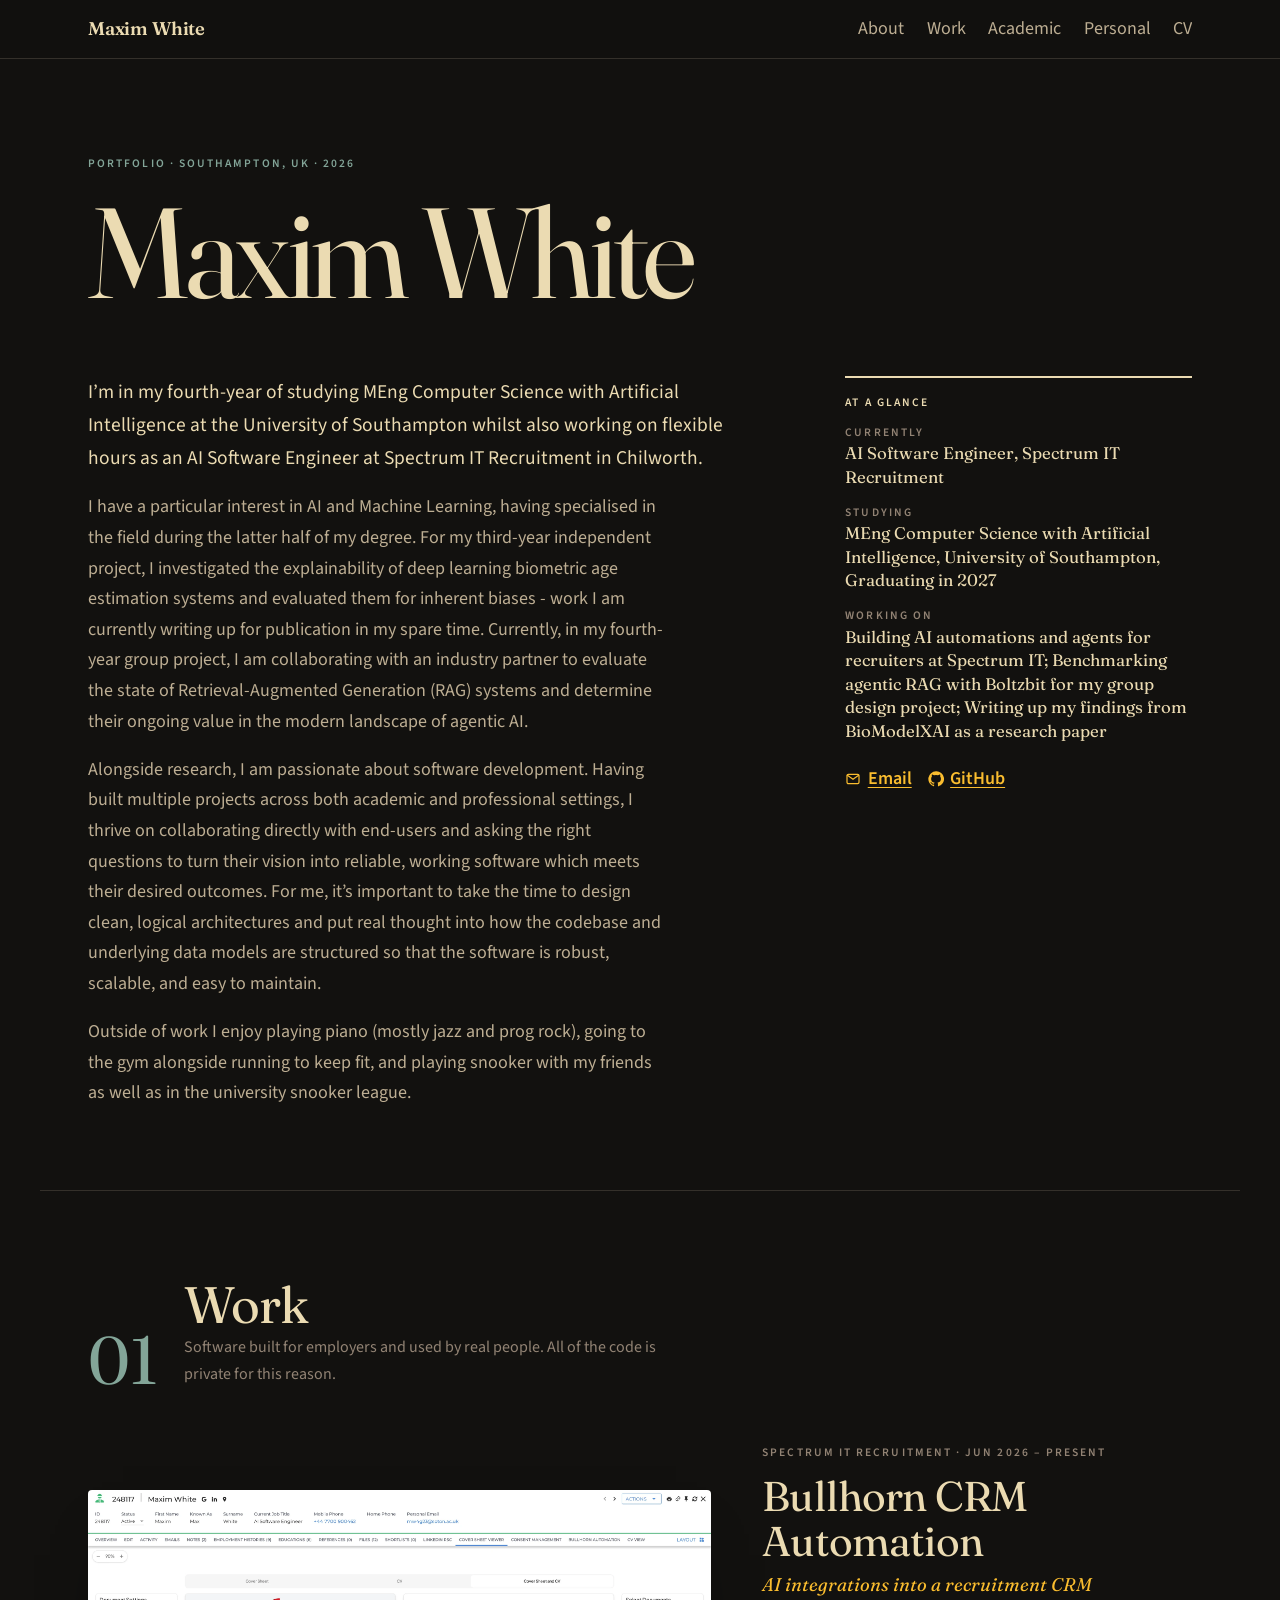
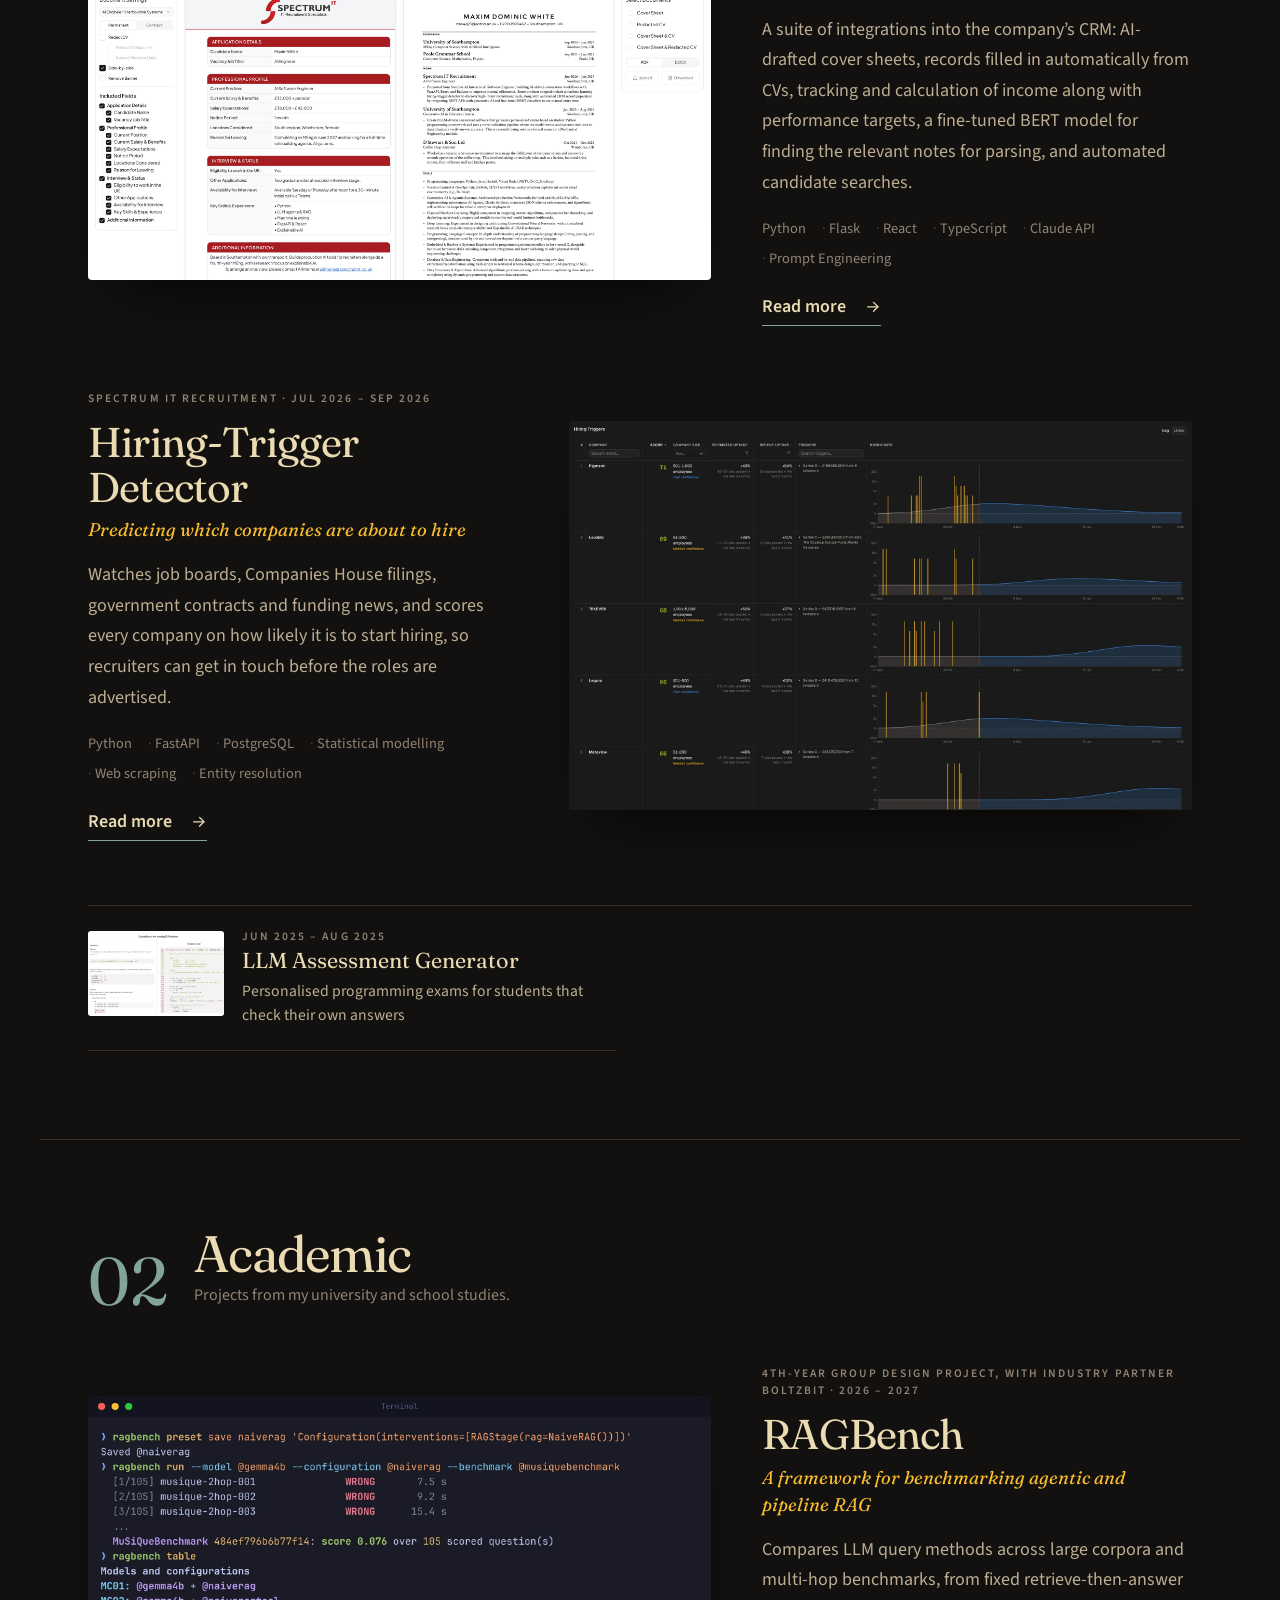
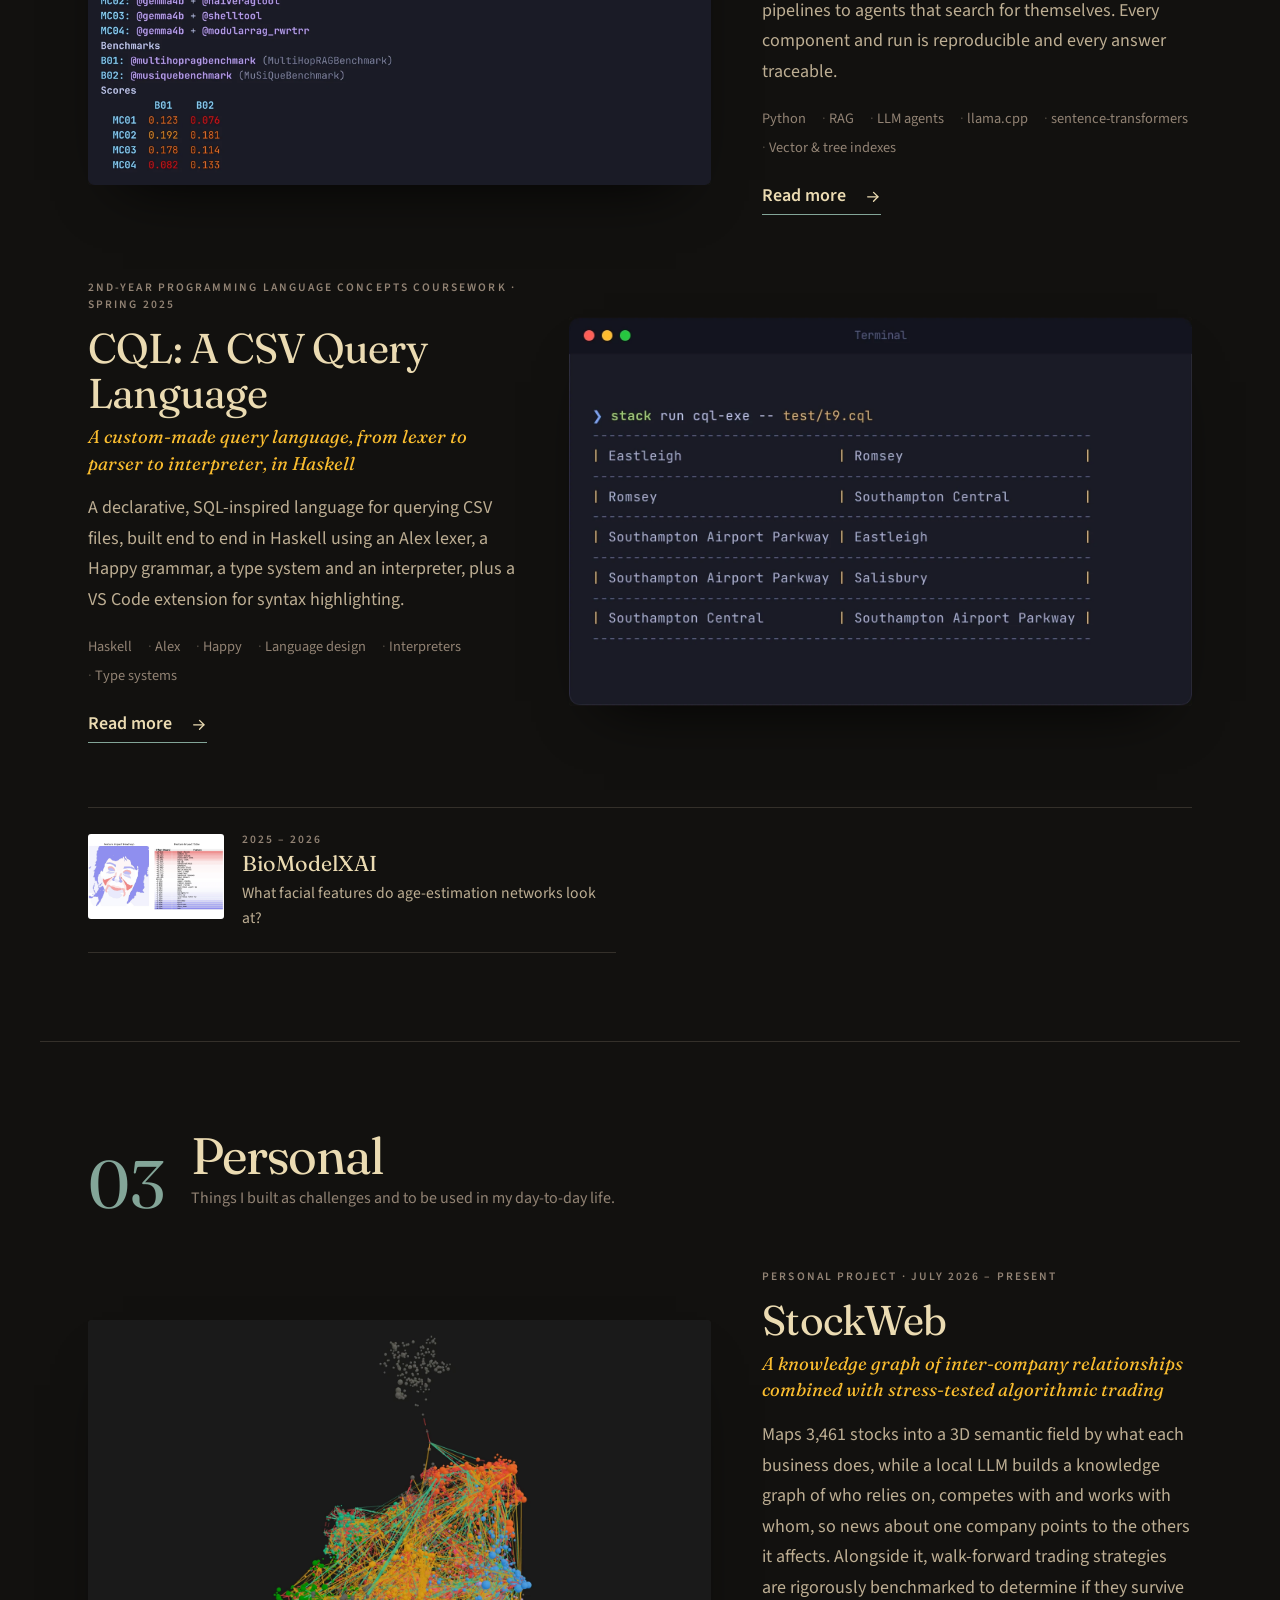
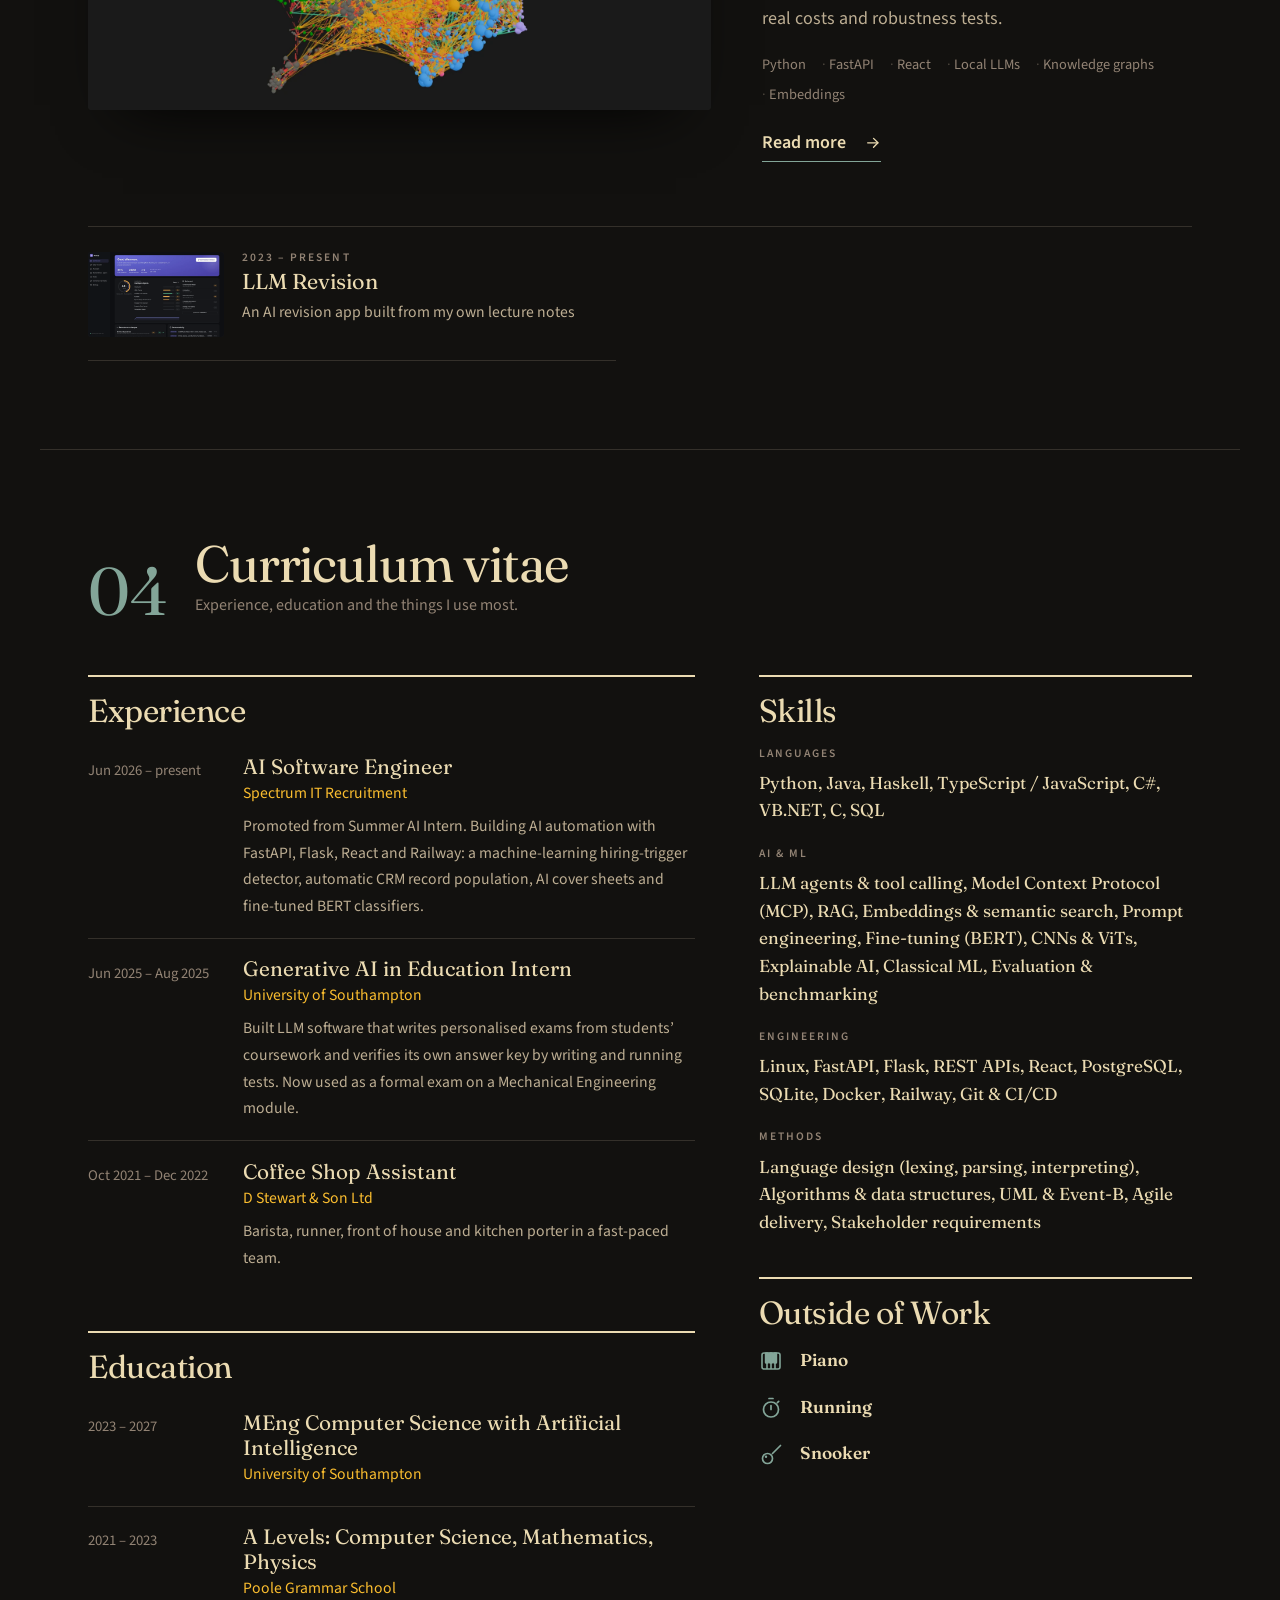
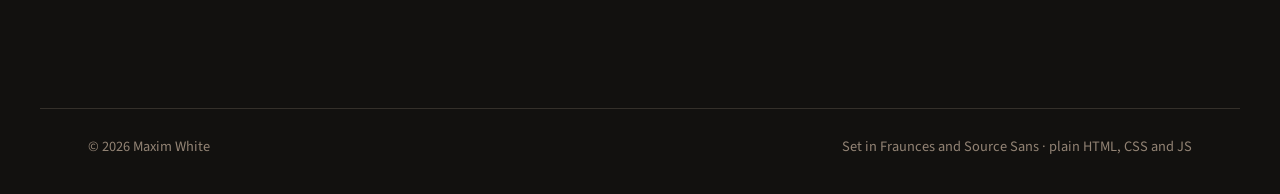
<file: docs/qokuDNNf/index.html>
<!doctype html>
<!--
  Generated by build.py from content.md and presets.yaml. Don't edit the generated pages: change content.md
  (text and images) or this template (page structure), then run `python build.py`.
-->
<html lang="en-GB" class="no-js" data-palette="gruvbox">
<head>
<meta charset="utf-8">
<meta name="viewport" content="width=device-width, initial-scale=1, viewport-fit=cover">
<title>Maxim White · Portfolio</title>
<meta name="description" content="Portfolio of Maxim White, AI Software Engineer.">
<meta name="robots" content="noindex, nofollow">
<meta name="referrer" content="strict-origin-when-cross-origin">
<meta name="theme-color" content="#12110f">
<script>
  (function () {
    var d = document.documentElement, ids = "gold-blue,blue-gold,lemon-cobalt,sand-slate,gruvbox,terracotta".split(",");
    d.className = d.className.replace("no-js", "js");
    if (false) {
      try { var p = localStorage.getItem("pf-palette"); if (p && ids.indexOf(p) > -1) d.setAttribute("data-palette", p); } catch (e) {}
    }
  })();
</script>
<link rel="preconnect" href="https://fonts.googleapis.com">
<link rel="preconnect" href="https://fonts.gstatic.com" crossorigin>
<link href="https://fonts.googleapis.com/css2?family=Fraunces:ital,opsz,wght@0,9..144,400;0,9..144,600;1,9..144,400&family=Source+Sans+3:wght@400;600&display=swap" rel="stylesheet">
<link rel="stylesheet" href="assets/css/site.css?v=a405401b">
<style>
:root[data-palette="gold-blue"]{--accent:#e6b43c;--accent2:#86b2e8}
:root[data-palette="blue-gold"]{--accent:#74a7ec;--accent2:#ecc55f}
:root[data-palette="lemon-cobalt"]{--accent:#f2d04b;--accent2:#5d9bff}
:root[data-palette="sand-slate"]{--accent:#d8b26a;--accent2:#9ab4cc}
:root[data-palette="gruvbox"]{--accent:#83a598;--accent2:#fabd2f;--text:#ebdbb2;--text2:#bdae93;--muted:#928374}
:root[data-palette="terracotta"]{--accent:#e0855a;--accent2:#e9b872}
</style>
</head>
<body>
<a class="skip" href="#main">Skip to content</a>
<header class="mast">
  <div class="wrap">
    <a class="title" href="#about">Maxim White</a>
    <nav aria-label="Sections"><a href="#about">About</a><a href="#work">Work</a><a href="#academic">Academic</a><a href="#personal">Personal</a><a href="#cv">CV</a></nav>
  </div>
</header>

<main id="main">

<section class="cover wrap" id="about">
  <p class="kicker sc" data-reveal>Portfolio · Southampton, UK · 2026</p>
  <h1 data-reveal>Maxim White</h1>
  <div class="cover-grid">
    <div class="intro" data-reveal><p>I&rsquo;m in my fourth-year of studying MEng Computer Science with Artificial Intelligence at the University of Southampton whilst also working on flexible hours as an AI Software Engineer at Spectrum IT Recruitment in Chilworth.</p>
<p>I have a particular interest in AI and Machine Learning, having specialised in the field during the latter half of my degree. For my third-year independent project, I investigated the explainability of deep learning biometric age estimation systems and evaluated them for inherent biases - work I am currently writing up for publication in my spare time. Currently, in my fourth-year group project, I am collaborating with an industry partner to evaluate the state of Retrieval-Augmented Generation (RAG) systems and determine their ongoing value in the modern landscape of agentic AI.</p>
<p>Alongside research, I am passionate about software development. Having built multiple projects across both academic and professional settings, I thrive on collaborating directly with end-users and asking the right questions to turn their vision into reliable, working software which meets their desired outcomes. For me, it’s important to take the time to design clean, logical architectures and put real thought into how the codebase and underlying data models are structured so that the software is robust, scalable, and easy to maintain.</p>
<p>Outside of work I enjoy playing piano (mostly jazz and prog rock), going to the gym alongside running to keep fit, and playing snooker with my friends as well as in the university snooker league.</p></div>
    <aside class="glance" data-reveal>
      <h2 class="sc">At a glance</h2>
      <dl><div><dt class="sc">Currently</dt><dd>AI Software Engineer, Spectrum IT Recruitment</dd></div><div><dt class="sc">Studying</dt><dd>MEng Computer Science with Artificial Intelligence, University of Southampton, Graduating in 2027</dd></div><div><dt class="sc">Working on</dt><dd>Building AI automations and agents for recruiters at Spectrum IT; Benchmarking agentic RAG with Boltzbit for my group design project; Writing up my findings from BioModelXAI as a research paper</dd></div></dl>
      <div class="links"><a href="mailto:mdwhite4605@gmail.com"><svg viewBox="0 0 24 24" aria-hidden="true" fill="none" stroke="currentColor" stroke-width="1.8" stroke-linecap="round" stroke-linejoin="round"><rect x="3" y="5" width="18" height="14" rx="2"/><path d="m3.5 6.5 8.5 6 8.5-6"/></svg>Email</a><a href="https://github.com/Redumm" target="_blank" rel="noopener"><svg viewBox="0 0 24 24" aria-hidden="true"><path fill="currentColor" d="M12 .5a11.5 11.5 0 0 0-3.64 22.41c.58.1.79-.25.79-.56v-2c-3.2.7-3.88-1.37-3.88-1.37-.53-1.33-1.28-1.69-1.28-1.69-1.05-.71.08-.7.08-.7 1.16.08 1.77 1.19 1.77 1.19 1.03 1.77 2.71 1.26 3.37.96.1-.75.4-1.26.73-1.55-2.55-.29-5.24-1.28-5.24-5.69 0-1.26.45-2.28 1.19-3.09-.12-.29-.52-1.46.11-3.05 0 0 .97-.31 3.17 1.18a11 11 0 0 1 5.77 0c2.2-1.49 3.17-1.18 3.17-1.18.63 1.59.23 2.76.11 3.05.74.81 1.19 1.83 1.19 3.09 0 4.42-2.7 5.39-5.26 5.68.41.36.78 1.06.78 2.14v3.17c0 .31.21.67.8.56A11.5 11.5 0 0 0 12 .5Z"/></svg>GitHub</a></div>
    </aside>
  </div>
</section>

<section class="chapter wrap" id="work">
  <div class="chapter-head" data-reveal><span class="num">01</span><h2>Work</h2><div class="blurb"><p>Software built for employers and used by real people. All of the code is private for this reason.</p></div></div>
  
<div class="feature" data-reveal>
  <button class="f-img" type="button" data-open="bullhorn" aria-label="Read more about Bullhorn CRM Automation"><img src="assets/projects/bullhorn/cover-sheet-generator.webp" alt="" width="2400" height="1500" loading="lazy" decoding="async"></button>
  <div class="f-text">
    <p class="meta sc">Spectrum IT Recruitment · Jun 2026 – present</p>
    <h3>Bullhorn CRM Automation</h3>
    <p class="sub">AI integrations into a recruitment CRM</p>
    <div class="sum"><p>A suite of integrations into the company&rsquo;s CRM: AI-drafted cover sheets, records filled in automatically from CVs, tracking and calculation of income along with performance targets, a fine-tuned BERT model for finding the relevant notes for parsing, and automated candidate searches.</p></div>
    <ul class="tags"><li>Python</li><li>Flask</li><li>React</li><li>TypeScript</li><li>Claude API</li><li>Prompt Engineering</li></ul>
    <button class="read" type="button" data-open="bullhorn">Read more<span class="sr"> about Bullhorn CRM Automation</span> <svg viewBox="0 0 24 24" aria-hidden="true" fill="none" stroke="currentColor" stroke-width="1.8" stroke-linecap="round" stroke-linejoin="round"><path d="M5 12h14"/><path d="m13 6 6 6-6 6"/></svg></button>
  </div>
</div>
<div class="feature flip" data-reveal>
  <button class="f-img" type="button" data-open="hiring-triggers" aria-label="Read more about Hiring-Trigger Detector"><img src="assets/projects/hiring-triggers/cover.webp" alt="" width="1920" height="1200" loading="lazy" decoding="async"></button>
  <div class="f-text">
    <p class="meta sc">Spectrum IT Recruitment · Jul 2026 – Sep 2026</p>
    <h3>Hiring-Trigger Detector</h3>
    <p class="sub">Predicting which companies are about to hire</p>
    <div class="sum"><p>Watches job boards, Companies House filings, government contracts and funding news, and scores every company on how likely it is to start hiring, so recruiters can get in touch before the roles are advertised.</p></div>
    <ul class="tags"><li>Python</li><li>FastAPI</li><li>PostgreSQL</li><li>Statistical modelling</li><li>Web scraping</li><li>Entity resolution</li></ul>
    <button class="read" type="button" data-open="hiring-triggers">Read more<span class="sr"> about Hiring-Trigger Detector</span> <svg viewBox="0 0 24 24" aria-hidden="true" fill="none" stroke="currentColor" stroke-width="1.8" stroke-linecap="round" stroke-linejoin="round"><path d="M5 12h14"/><path d="m13 6 6 6-6 6"/></svg></button>
  </div>
</div><div class="index">
<button class="entry" type="button" data-open="assessment-generator" data-reveal>
  <span class="th"><img src="assets/projects/assessment-generator/cover.webp" alt="" width="2000" height="1250" loading="lazy" decoding="async"></span>
  <span><span class="meta sc">Jun 2025 – Aug 2025</span><span class="h4">LLM Assessment Generator</span><span class="p">Personalised programming exams for students that check their own answers</span></span>
</button></div>
</section>
<section class="chapter wrap" id="academic">
  <div class="chapter-head" data-reveal><span class="num">02</span><h2>Academic</h2><div class="blurb"><p>Projects from my university and school studies.</p></div></div>
  
<div class="feature" data-reveal>
  <button class="f-img" type="button" data-open="ragbench" aria-label="Read more about RAGBench"><img src="assets/projects/ragbench/cover.webp" alt="" width="2010" height="1256" loading="lazy" decoding="async"></button>
  <div class="f-text">
    <p class="meta sc">4th-year Group Design Project, with industry partner Boltzbit · 2026 – 2027</p>
    <h3>RAGBench</h3>
    <p class="sub">A framework for benchmarking agentic and pipeline RAG</p>
    <div class="sum"><p>Compares LLM query methods across large corpora and multi-hop benchmarks, from fixed retrieve-then-answer pipelines to agents that search for themselves. Every component and run is reproducible and every answer traceable.</p></div>
    <ul class="tags"><li>Python</li><li>RAG</li><li>LLM agents</li><li>llama.cpp</li><li>sentence-transformers</li><li>Vector &amp; tree indexes</li></ul>
    <button class="read" type="button" data-open="ragbench">Read more<span class="sr"> about RAGBench</span> <svg viewBox="0 0 24 24" aria-hidden="true" fill="none" stroke="currentColor" stroke-width="1.8" stroke-linecap="round" stroke-linejoin="round"><path d="M5 12h14"/><path d="m13 6 6 6-6 6"/></svg></button>
  </div>
</div>
<div class="feature flip" data-reveal>
  <button class="f-img" type="button" data-open="cql" aria-label="Read more about CQL: A CSV Query Language"><img src="assets/projects/cql/cover.webp" alt="" width="1520" height="950" loading="lazy" decoding="async"></button>
  <div class="f-text">
    <p class="meta sc">2nd-year Programming Language Concepts coursework · Spring 2025</p>
    <h3>CQL: A CSV Query Language</h3>
    <p class="sub">A custom-made query language, from lexer to parser to interpreter, in Haskell</p>
    <div class="sum"><p>A declarative, SQL-inspired language for querying CSV files, built end to end in Haskell using an Alex lexer, a Happy grammar, a type system and an interpreter, plus a VS Code extension for syntax highlighting.</p></div>
    <ul class="tags"><li>Haskell</li><li>Alex</li><li>Happy</li><li>Language design</li><li>Interpreters</li><li>Type systems</li></ul>
    <button class="read" type="button" data-open="cql">Read more<span class="sr"> about CQL: A CSV Query Language</span> <svg viewBox="0 0 24 24" aria-hidden="true" fill="none" stroke="currentColor" stroke-width="1.8" stroke-linecap="round" stroke-linejoin="round"><path d="M5 12h14"/><path d="m13 6 6 6-6 6"/></svg></button>
  </div>
</div><div class="index">
<button class="entry" type="button" data-open="biomodelxai" data-reveal>
  <span class="th"><img src="assets/projects/biomodelxai/cover.webp" alt="" width="1639" height="1024" loading="lazy" decoding="async"></span>
  <span><span class="meta sc">2025 – 2026</span><span class="h4">BioModelXAI</span><span class="p">What facial features do age-estimation networks look at?</span></span>
</button></div>
</section>
<section class="chapter wrap" id="personal">
  <div class="chapter-head" data-reveal><span class="num">03</span><h2>Personal</h2><div class="blurb"><p>Things I built as challenges and to be used in my day-to-day life.</p></div></div>
  
<div class="feature" data-reveal>
  <button class="f-img" type="button" data-open="stockweb" aria-label="Read more about StockWeb"><img src="assets/projects/stockweb/cover.webp" alt="" width="1600" height="1000" loading="lazy" decoding="async"></button>
  <div class="f-text">
    <p class="meta sc">Personal project · July 2026 – present</p>
    <h3>StockWeb</h3>
    <p class="sub">A knowledge graph of inter-company relationships combined with stress-tested algorithmic trading</p>
    <div class="sum"><p>Maps 3,461 stocks into a 3D semantic field by what each business does, while a local LLM builds a knowledge graph of who relies on, competes with and works with whom, so news about one company points to the others it affects. Alongside it, walk-forward trading strategies are rigorously benchmarked to determine if they survive real costs and robustness tests.</p></div>
    <ul class="tags"><li>Python</li><li>FastAPI</li><li>React</li><li>Local LLMs</li><li>Knowledge graphs</li><li>Embeddings</li></ul>
    <button class="read" type="button" data-open="stockweb">Read more<span class="sr"> about StockWeb</span> <svg viewBox="0 0 24 24" aria-hidden="true" fill="none" stroke="currentColor" stroke-width="1.8" stroke-linecap="round" stroke-linejoin="round"><path d="M5 12h14"/><path d="m13 6 6 6-6 6"/></svg></button>
  </div>
</div><div class="index">
<button class="entry" type="button" data-open="llmrevision" data-reveal>
  <span class="th"><img src="assets/projects/llmrevision/cover.webp" alt="" width="960" height="600" loading="lazy" decoding="async"></span>
  <span><span class="meta sc">2023 – present</span><span class="h4">LLM Revision</span><span class="p">An AI revision app built from my own lecture notes</span></span>
</button></div>
</section>

<section class="chapter wrap" id="cv">
  <div class="chapter-head" data-reveal><span class="num">04</span><h2>Curriculum vitae</h2><div class="blurb"><p>Experience, education and the things I use most.</p></div></div>
  <div class="cv">
    <div class="cv-col"><div class="cv-group" data-reveal><h3>Experience</h3><div class="cv-item"><div class="when">Jun 2026 – present</div><div><h4>AI Software Engineer</h4><div class="org">Spectrum IT Recruitment</div><p>Promoted from Summer AI Intern. Building AI automation with FastAPI, Flask, React and Railway: a machine-learning hiring-trigger detector, automatic CRM record population, AI cover sheets and fine-tuned BERT classifiers.</p></div></div><div class="cv-item"><div class="when">Jun 2025 – Aug 2025</div><div><h4>Generative AI in Education Intern</h4><div class="org">University of Southampton</div><p>Built LLM software that writes personalised exams from students&rsquo; coursework and verifies its own answer key by writing and running tests. Now used as a formal exam on a Mechanical Engineering module.</p></div></div><div class="cv-item"><div class="when">Oct 2021 – Dec 2022</div><div><h4>Coffee Shop Assistant</h4><div class="org">D Stewart &amp; Son Ltd</div><p>Barista, runner, front of house and kitchen porter in a fast-paced team.</p></div></div></div><div class="cv-group" data-reveal><h3>Education</h3><div class="cv-item"><div class="when">2023 – 2027</div><div><h4>MEng Computer Science with Artificial Intelligence</h4><div class="org">University of Southampton</div></div></div><div class="cv-item"><div class="when">2021 – 2023</div><div><h4>A Levels: Computer Science, Mathematics, Physics</h4><div class="org">Poole Grammar School</div></div></div></div></div>
    <div class="cv-col"><div class="cv-group skills" data-reveal><h3>Skills</h3><h4 class="sc">Languages</h4><p>Python, Java, Haskell, TypeScript / JavaScript, C#, VB.NET, C, SQL</p><h4 class="sc">AI &amp; ML</h4><p>LLM agents &amp; tool calling, Model Context Protocol (MCP), RAG, Embeddings &amp; semantic search, Prompt engineering, Fine-tuning (BERT), CNNs &amp; ViTs, Explainable AI, Classical ML, Evaluation &amp; benchmarking</p><h4 class="sc">Engineering</h4><p>Linux, FastAPI, Flask, REST APIs, React, PostgreSQL, SQLite, Docker, Railway, Git &amp; CI/CD</p><h4 class="sc">Methods</h4><p>Language design (lexing, parsing, interpreting), Algorithms &amp; data structures, UML &amp; Event-B, Agile delivery, Stakeholder requirements</p></div><div class="cv-group hob" data-reveal><h3>Outside of Work</h3><div><svg viewBox="0 0 24 24" aria-hidden="true" fill="none" stroke="currentColor" stroke-width="1.6" stroke-linejoin="round"><rect x="3" y="4" width="18" height="16" rx="2"/><path d="M8 20v-6M12 20v-6M16 20v-6"/><rect x="6.6" y="4" width="2.6" height="10" rx=".6" fill="currentColor"/><rect x="10.7" y="4" width="2.6" height="10" rx=".6" fill="currentColor"/><rect x="14.8" y="4" width="2.6" height="10" rx=".6" fill="currentColor"/></svg><span><b>Piano</b></span></div><div><svg viewBox="0 0 24 24" aria-hidden="true" fill="none" stroke="currentColor" stroke-width="1.7" stroke-linecap="round" stroke-linejoin="round"><circle cx="12" cy="13.5" r="7.5"/><path d="M12 13.5V9.5M10 2.5h4M18.4 6.6l1.3-1.3"/></svg><span><b>Running</b></span></div><div><svg viewBox="0 0 24 24" aria-hidden="true" fill="none" stroke="currentColor" stroke-width="1.7" stroke-linecap="round"><circle cx="8.5" cy="15.5" r="5"/><circle cx="7" cy="13.8" r="1.2" fill="currentColor" stroke="none"/><path d="M13.5 10.5 21.5 2.5"/></svg><span><b>Snooker</b></span></div></div></div>
  </div>
</section>
</main>

<footer class="wrap" id="contact">
  <div class="fine"><span>© 2026 Maxim White</span><span>Set in Fraunces and Source Sans · plain HTML, CSS and JS</span></div>
</footer>

<div class="reader" id="reader" role="dialog" aria-modal="true" aria-labelledby="r-crumb" aria-hidden="true">
  <div class="r-bar"><div class="wrap"><span class="crumb sc" id="r-crumb"></span><button class="r-close" type="button" id="r-close">Close <svg viewBox="0 0 24 24" aria-hidden="true" fill="none" stroke="currentColor" stroke-width="2" stroke-linecap="round"><path d="M6 6l12 12M18 6 6 18"/></svg></button></div></div>
  <article id="r-article"></article>
</div>


<!-- one template per project; the reader shows them -->
<template id="p-bullhorn" data-crumb="Work · Bullhorn CRM Automation">
<p class="kicker sc">Work · Jun 2026 – present</p>
<h1 class="r-title" tabindex="-1">Bullhorn CRM Automation</h1>
<div class="standfirst"><p>A suite of integrations into the company&rsquo;s CRM: AI-drafted cover sheets, records filled in automatically from CVs, tracking and calculation of income along with performance targets, a fine-tuned BERT model for finding the relevant notes for parsing, and automated candidate searches.</p></div>
<dl class="facts"><div><dt class="sc">Context</dt><dd>Spectrum IT Recruitment</dd></div><div><dt class="sc">When</dt><dd>Jun 2026 – present</dd></div><div><dt class="sc">Team</dt><dd>Built alongside one other engineer</dd></div><div><dt class="sc">Built with</dt><dd>Python, Flask, React, TypeScript, Claude API, Prompt Engineering, Fine-tuned BERT, PostgreSQL, Railway</dd></div></dl>
<div class="prose"><p>Recruiters spend much of their day on Bullhorn CRM, inputing data and copying details between CVs, notes and documents. Working alongside another engineer, we built a Flask service and a React app that sits within new tabs in their CRM, interfacing with it&rsquo;s REST API and relieving recruiters&rsquo; workloads of repetative tasks. It is deployed on Railway and is used by the entire recruitment team.</p>
<figure class="fig"><button type="button" class="fig-open" aria-label="Open figure 1 full screen"><img src="assets/projects/bullhorn/cover-sheet-generator.webp" alt="The cover sheet generator inside Bullhorn. Note this screenshot displays fictional data and no real candidate or job information." width="2400" height="1500" loading="lazy" decoding="async"></button><figcaption><b>Fig. 1</b><span class="cap">The cover sheet generator inside Bullhorn. Note this screenshot displays fictional data and no real candidate or job information.</span><span class="k sc">Screenshot</span></figcaption></figure>
<p>The highest-risk components are the ones touching client-facing documents. Rather than relying on surface-level text replacement, candidate contact redaction works directly at the PDF glyph level (with Word files converted first). Detection is run across a number of distinct text extractions preventing unusual formatting from hiding phone numbers, while a two-pass redaction removes contacts, certain images, and hyperlinks without ruining the structure of the document.</p>
<p>A similar pre-processing step is applied to CV parsing by stripping all PII before any data reaches an LLM to ensure full GDPR compliance during automated record population.</p>
<figure class="fig"><button type="button" class="fig-open" aria-label="Open figure 2 full screen"><img src="assets/projects/bullhorn/candidate-shortlist.webp" alt="The candidate shortlist inside a vacancy: search criteria are generated from the job specification then every match is ranked by suitability and availability. Note this screenshot displays fictional data and no real candidate or job information." width="2400" height="1500" loading="lazy" decoding="async"></button><figcaption><b>Fig. 2</b><span class="cap">The candidate shortlist inside a vacancy: search criteria are generated from the job specification then every match is ranked by suitability and availability. Note this screenshot displays fictional data and no real candidate or job information.</span><span class="k sc">Screenshot</span></figcaption></figure>
<p>To automate candidate sourcing, the system combines keywords parsed from a job description with structured parameters like location and pay range, translating them into targeted Boolean queries across the candidate database. Matches are ranked on two axes: role suitability and active availability, using behavioral signals (such as recent CV updates or applications to other roles) to find candidates who are ready to move.</p></div><section class="keypoints"><h2 class="sc">Key points</h2><ul>
<li>Client-ready cover sheets are drafted by Claude from a candidate&rsquo;s CV and notes, edited in a live preview and exported to PDF or Word.</li>
<li>Candidate records filled in automatically: Bullhorn event subscriptions trigger a parsing pipeline (spaCy, Hugging Face NER, Presidio and an LLM) that extracts details from new CVs.</li>
<li>A MiniLM (BERT-family) classifier is fine-tuned on labelled CRM notes to determine which ones contain &ldquo;relevant&rdquo; information, with its decision threshold tuned for recall, prefering false positives over false negatives.</li>
<li>Automated candidate search uses criteria generated from the job spec and vacancy notes and then ranks candidates into a shortlist.</li>
<li>CV redaction removes contact details without disturbing the layout, even when the text is drawn as vector outlines.</li>
</ul></section>
<p class="note"><svg class="ic" viewBox="0 0 24 24" aria-hidden="true" fill="none" stroke="currentColor" stroke-width="1.8" stroke-linecap="round" stroke-linejoin="round"><rect x="5" y="11" width="14" height="9" rx="2"/><path d="M8 11V8a4 4 0 0 1 8 0v3"/></svg>The code for this project is private, so this page describes it in detail instead. </p>
<nav class="pager" aria-label="More projects">
  <button type="button" data-open="llmrevision"><span class="sc">Previous</span><b>LLM Revision</b></button>
  <button type="button" data-open="hiring-triggers"><span class="sc">Next</span><b>Hiring-Trigger Detector</b></button>
</nav></template>
<template id="p-hiring-triggers" data-crumb="Work · Hiring-Trigger Detector">
<p class="kicker sc">Work · Jul 2026 – Sep 2026</p>
<h1 class="r-title" tabindex="-1">Hiring-Trigger Detector</h1>
<div class="standfirst"><p>Watches job boards, Companies House filings, government contracts and funding news, and scores every company on how likely it is to start hiring, so recruiters can get in touch before the roles are advertised.</p></div>
<dl class="facts"><div><dt class="sc">Context</dt><dd>Spectrum IT Recruitment</dd></div><div><dt class="sc">When</dt><dd>Jul 2026 – Sep 2026</dd></div><div><dt class="sc">Team</dt><dd>Built alongside one other engineer</dd></div><div><dt class="sc">Built with</dt><dd>Python, FastAPI, PostgreSQL, Statistical modelling, Web scraping, Entity resolution, Authentication &amp; RBAC, Monitoring, Data Visualisation, React, Railway</dd></div></dl>
<div class="prose"><p>The motivation behind this project was that a company that has just raised a Series A, filed new share capital or won a government contract is likely to start hiring soon, and a recruiter who calls first has the advantage. This requires mass data collection, parsing, filtering and weighting to turn it into a rankings table.</p>
<figure class="fig"><button type="button" class="fig-open" aria-label="Open figure 1 full screen"><img src="assets/projects/hiring-triggers/hiring-triggers-table.webp" alt="The Hiring Triggers page: every company scored on how likely it is to start hiring, with the triggers behind it and its modelled hiring rate against its own normal pace." width="2400" height="1500" loading="lazy" decoding="async"></button><figcaption><b>Fig. 1</b><span class="cap">The Hiring Triggers page: every company scored on how likely it is to start hiring, with the triggers behind it and its modelled hiring rate against its own normal pace.</span><span class="k sc">Screenshot</span></figcaption></figure>
<p>For predictions it uses a single rate model in the same family as CRFs - one log-linear rate per company per day, Negative Binomial counts, an offset for the company&rsquo;s own normal hiring rate, and lag windows shaped from data. Every day the model&rsquo;s weights are adjusted so it is constantly learning and improving in accuracy.</p>
<p>A model is only as good as the data feeding it, so a health check page monitors the pipeline itself: database storage against its allowance, a monthly cleansing pass that consolidates old postings and prunes stale records and caches, and 30 days of fetch timings for every ATS and job aggregator, so a slowing or failing source is spotted before it quietly skews the scores.</p>
<figure class="fig"><button type="button" class="fig-open" aria-label="Open figure 2 full screen"><img src="assets/projects/hiring-triggers/health-check.webp" alt="The Health Check page: storage, the latest database cleansing pass, and fetch timings for every ATS and aggregator over the last 30 days (illustrative data)." width="2400" height="1653" loading="lazy" decoding="async"></button><figcaption><b>Fig. 2</b><span class="cap">The Health Check page: storage, the latest database cleansing pass, and fetch timings for every ATS and aggregator over the last 30 days (illustrative data).</span><span class="k sc">Rendered from the real code</span></figcaption></figure></div><section class="keypoints"><h2 class="sc">Key points</h2><ul>
<li>Pulls from 13 job sources (7 aggregators and 6 company ATS boards such as Greenhouse and BambooHR), Companies House (share allotments, people with significant control), Contracts Finder, Find a Tender, Tech.eu funding rounds, SEC EDGAR and more.</li>
<li>Each signal type has a learnable lag window, and every company has a basal hiring rate from a size prior, so each individual trigger&rsquo;s model weight refers to the uplift in hiring rate over this company&rsquo;s normal rate.</li>
<li>Weights update online every night, gated by a recency-weighted surprise test instead of a fixed threshold.</li>
<li>Entity resolution: company names scraped from each source are matched to a single Companies House record by ranking up to 100 candidate matches per name, and duplicate companies are merged across every linked table.</li>
<li>I built its login system: bcrypt-hashed passwords, httpOnly session cookies, admin and user roles with per-service access, admin-only pages and settings, forced password changes after a reset, and a time-limited typed confirmation before any database reset.</li>
<li>Information is presented through a React dashboard with job-posting breakdowns, company details and a health check monitoring every scraper and the database.</li>
</ul></section><section class="extra"><h2 class="sc">Gallery</h2><div class="prose"><figure class="fig"><button type="button" class="fig-open" aria-label="Open figure 3 full screen"><img src="assets/projects/hiring-triggers/job-postings.webp" alt="The Job Postings page: tech roles posted in the last week, by company, with where they're hiring and which job boards they post on." width="2400" height="1500" loading="lazy" decoding="async"></button><figcaption><b>Fig. 3</b><span class="cap">The Job Postings page: tech roles posted in the last week, by company, with where they're hiring and which job boards they post on.</span><span class="k sc">Screenshot</span></figcaption></figure>
<figure class="fig"><button type="button" class="fig-open" aria-label="Open figure 4 full screen"><img src="assets/projects/hiring-triggers/funding-overview.webp" alt="Funding broken down by round type, sector and tech type, recalculated from whatever the table is filtered to." width="2400" height="1500" loading="lazy" decoding="async"></button><figcaption><b>Fig. 4</b><span class="cap">Funding broken down by round type, sector and tech type, recalculated from whatever the table is filtered to.</span><span class="k sc">Screenshot</span></figcaption></figure></div></section>
<p class="note"><svg class="ic" viewBox="0 0 24 24" aria-hidden="true" fill="none" stroke="currentColor" stroke-width="1.8" stroke-linecap="round" stroke-linejoin="round"><rect x="5" y="11" width="14" height="9" rx="2"/><path d="M8 11V8a4 4 0 0 1 8 0v3"/></svg>The code for this project is private, so this page describes it in detail instead. </p>
<nav class="pager" aria-label="More projects">
  <button type="button" data-open="bullhorn"><span class="sc">Previous</span><b>Bullhorn CRM Automation</b></button>
  <button type="button" data-open="assessment-generator"><span class="sc">Next</span><b>LLM Assessment Generator</b></button>
</nav></template>
<template id="p-assessment-generator" data-crumb="Work · LLM Assessment Generator">
<p class="kicker sc">Work · Jun 2025 – Aug 2025</p>
<h1 class="r-title" tabindex="-1">LLM Assessment Generator</h1>
<div class="standfirst"><p>Writes each student a personal exam from their own Python coursework to test their understanding of their own code, then checks its own answer key by writing and running tests. It is now used as a formal exam on a Mechanical Engineering module.</p></div>
<dl class="facts"><div><dt class="sc">Context</dt><dd>Generative AI in Education Internship, University of Southampton</dd></div><div><dt class="sc">When</dt><dd>Jun 2025 – Aug 2025</dd></div><div><dt class="sc">Team</dt><dd>Solo</dd></div><div><dt class="sc">Built with</dt><dd>Python, Claude, ChatGPT, Gemini, Structured output, Code execution</dd></div></dl>
<div class="prose"><p>The aim of this project was to check that students understood the code they had submitted for their coursework, ensuring that they had not just used AI to generate it for them. Manually creating a custom exam for each student in a cohort of around 300 people is completely infeasible, hence an programmatic solution was required. The generator reads a student&rsquo;s submission file and writes questions that only make sense for that code: i.e. What happens if this loop changes? Which of these rewrites behaves the same, What does this print if we adding logging?</p>
<figure class="fig"><button type="button" class="fig-open" aria-label="Open figure 1 full screen"><img src="assets/projects/assessment-generator/review-question-4.webp" alt="The review page staff use: a console-output question built from the student's own gradient-descent code." width="2100" height="1250" loading="lazy" decoding="async"></button><figcaption><b>Fig. 1</b><span class="cap">The review page staff use: a console-output question built from the student's own gradient-descent code.</span><span class="k sc">Screenshot</span></figcaption></figure>
<p>As LLMs are confident and sometimes wrong, the answer is never taken on trust. For each question, a second step writes a verification script that executes every option, compares the results with the model&rsquo;s own answers, and regenerates the question when they disagree. Ultimately, staff still review everything, but with both verification results shown next to each option.</p>
<figure class="fig"><button type="button" class="fig-open" aria-label="Open figure 2 full screen"><img src="assets/projects/assessment-generator/verification-code.webp" alt="Part of the verification script the model wrote, which executes every option against test cases." width="1788" height="1674" loading="lazy" decoding="async"></button><figcaption><b>Fig. 2</b><span class="cap">Part of the verification script the model wrote, which executes every option against test cases.</span><span class="k sc">Rendered from the real code</span></figcaption></figure></div><section class="keypoints"><h2 class="sc">Key points</h2><ul>
<li>Five different styles of question types are built from the student&rsquo;s own code: changed functionality, equivalent implementations, effects of a change, console output and new code.</li>
<li>Every answer is verified: the model writes Python that runs each option against test cases, and a disagreement with its own original answer triggers regeneration.</li>
<li>Works with Anthropic, OpenAI and Google models, with profiles for the prompt, schema and settings, and exponential back-off.</li>
<li>Staff review each exam on a generated HTML page and can change answers or flag questions before it is released.</li>
</ul></section><section class="extra"><h2 class="sc">Gallery</h2><div class="prose"><figure class="fig"><button type="button" class="fig-open" aria-label="Open figure 3 full screen"><img src="assets/projects/assessment-generator/review-question-1.webp" alt="A multiple-select question, with the original and verified answers for each option." width="2100" height="1250" loading="lazy" decoding="async"></button><figcaption><b>Fig. 3</b><span class="cap">A multiple-select question, with the original and verified answers for each option.</span><span class="k sc">Screenshot</span></figcaption></figure>
<figure class="fig"><button type="button" class="fig-open" aria-label="Open figure 4 full screen"><img src="assets/projects/assessment-generator/generator-run.webp" alt="A run that caught a discrepancy and regenerated its questions (illustrative run, real messages)." width="1792" height="582" loading="lazy" decoding="async"></button><figcaption><b>Fig. 4</b><span class="cap">A run that caught a discrepancy and regenerated its questions (illustrative run, real messages).</span><span class="k sc">Rendered from the real code</span></figcaption></figure></div></section>
<p class="note"><svg class="ic" viewBox="0 0 24 24" aria-hidden="true" fill="none" stroke="currentColor" stroke-width="1.8" stroke-linecap="round" stroke-linejoin="round"><rect x="5" y="11" width="14" height="9" rx="2"/><path d="M8 11V8a4 4 0 0 1 8 0v3"/></svg>The code for this project is private, so this page describes it in detail instead. </p>
<nav class="pager" aria-label="More projects">
  <button type="button" data-open="hiring-triggers"><span class="sc">Previous</span><b>Hiring-Trigger Detector</b></button>
  <button type="button" data-open="ragbench"><span class="sc">Next</span><b>RAGBench</b></button>
</nav></template>
<template id="p-ragbench" data-crumb="Academic · RAGBench">
<p class="kicker sc">Academic · 2026 – 2027</p>
<h1 class="r-title" tabindex="-1">RAGBench</h1>
<div class="standfirst"><p>Compares LLM query methods across large corpora and multi-hop benchmarks, from fixed retrieve-then-answer pipelines to agents that search for themselves. Every component and run is reproducible and every answer traceable.</p></div>
<dl class="facts"><div><dt class="sc">Context</dt><dd>4th-year Group Design Project, with industry partner Boltzbit</dd></div><div><dt class="sc">When</dt><dd>2026 – 2027</dd></div><div><dt class="sc">Team</dt><dd>Team of six</dd></div><div><dt class="sc">Status</dt><dd>In progress</dd></div><div><dt class="sc">Built with</dt><dd>Python, RAG, LLM agents, llama.cpp, sentence-transformers, Vector &amp; tree indexes, BM25, SQLite, Evaluation, Prompt Engineering</dd></div></dl>
<div class="prose"><p>To find the best RAG methods many candidates must be tested over a lot of runs. With this in mind, I designed a framework where every component of these systems are interchangable with others which provide the same function. This allows many combinations of small changes to the architecture to be tested.</p>
<figure class="fig"><button type="button" class="fig-open" aria-label="Open figure 1 full screen"><img src="assets/projects/ragbench/system-overview.webp" alt="Every part plugs into one framework: a model, a configuration and a benchmark make a run." width="2200" height="819" loading="lazy" decoding="async"></button><figcaption><b>Fig. 1</b><span class="cap">Every part plugs into one framework: a model, a configuration and a benchmark make a run.</span><span class="k sc">Diagram</span></figcaption></figure>
<p>A &ldquo;run&rdquo; is a model, a configuration (how the model gets the documents, whether as injected context or as tools) and a benchmark. Change one and keep the others fixed, and any difference in the results comes from that part. Because every component&rsquo;s ID is a hash of its settings, the same run always has the same ID, and a stopped run resumes.</p>
<figure class="fig"><button type="button" class="fig-open" aria-label="Open figure 2 full screen"><img src="assets/projects/ragbench/cli-run.webp" alt="Saving a preset, running a benchmark and comparing every setup from the command line." width="1800" height="1256" loading="lazy" decoding="async"></button><figcaption><b>Fig. 2</b><span class="cap">Saving a preset, running a benchmark and comparing every setup from the command line.</span><span class="k sc">Screenshot</span></figcaption></figure></div><p class="role"><em>My role: I designed and built core framework and integrated the team&rsquo;s components into it.</em></p><section class="keypoints"><h2 class="sc">Key points</h2><ul>
<li>Every model, RAG method and benchmark is a component with saved settings and a content-hashed ID, so any result can be re-run exactly.</li>
<li>Four approaches compared so far: naive RAG, modular RAG (query rewriting, hybrid dense and BM25 search, cross-encoder reranking), RAG as a tool, and a Linux shell over the documents.</li>
<li>Interchangeable indexes for semantic retrieval: a dense vector index, BM25 sparse and hybrid indexes, contextual indexes that prefix each chunk with its document&rsquo;s header, and a RAPTOR-style tree index of LLM-written summaries.</li>
<li>Has a command-line interface and Python API</li>
<li>Over 20 measures per question (accuracy, evidence recall, latency, tokens, tool use) in SQLite, with a full transcript of every answer.</li>
</ul></section><section class="extra"><h2 class="sc">Gallery</h2><div class="prose"><figure class="fig wide"><button type="button" class="fig-open" aria-label="Open figure 3 full screen"><img src="assets/projects/ragbench/results-items.webp" alt="Per-question measures for a run, including evidence recall and token counts." width="2600" height="831" loading="lazy" decoding="async"></button><figcaption><b>Fig. 3</b><span class="cap">Per-question measures for a run, including evidence recall and token counts.</span><span class="k sc">Screenshot</span></figcaption></figure>
<figure class="fig wide"><button type="button" class="fig-open" aria-label="Open figure 4 full screen"><img src="assets/projects/ragbench/class-diagram.webp" alt="The full class diagram. Open it to zoom." width="5200" height="1671" loading="lazy" decoding="async"></button><figcaption><b>Fig. 4</b><span class="cap">The full class diagram. Open it to zoom.</span><span class="k sc">Diagram</span></figcaption></figure></div></section>
<p class="note"><svg class="ic" viewBox="0 0 24 24" aria-hidden="true" fill="none" stroke="currentColor" stroke-width="1.8" stroke-linecap="round" stroke-linejoin="round"><rect x="5" y="11" width="14" height="9" rx="2"/><path d="M8 11V8a4 4 0 0 1 8 0v3"/></svg>The code for this project is private, so this page describes it in detail instead. </p>
<nav class="pager" aria-label="More projects">
  <button type="button" data-open="assessment-generator"><span class="sc">Previous</span><b>LLM Assessment Generator</b></button>
  <button type="button" data-open="cql"><span class="sc">Next</span><b>CQL: A CSV Query Language</b></button>
</nav></template>
<template id="p-cql" data-crumb="Academic · CQL: A CSV Query Language">
<p class="kicker sc">Academic · Spring 2025</p>
<h1 class="r-title" tabindex="-1">CQL: A CSV Query Language</h1>
<div class="standfirst"><p>A declarative, SQL-inspired language for querying CSV files, built end to end in Haskell using an Alex lexer, a Happy grammar, a type system and an interpreter, plus a VS Code extension for syntax highlighting.</p></div>
<dl class="facts"><div><dt class="sc">Context</dt><dd>2nd-year Programming Language Concepts coursework</dd></div><div><dt class="sc">When</dt><dd>Spring 2025</dd></div><div><dt class="sc">Team</dt><dd>Solo coursework</dd></div><div><dt class="sc">Built with</dt><dd>Haskell, Alex, Happy, Language design, Interpreters, Type systems</dd></div></dl>
<div class="prose"><p>The brief for this coursework was to build a language for querying CSV files which would be judged on a set of ten tasks. I took inspiration from SQL for structure and naming, since it is declarative and widely known, then borrowed semicolon-terminated statements and parenthesised function calls from Java, so nested operations stay readable.</p>
<figure class="fig"><button type="button" class="fig-open" aria-label="Open figure 1 full screen"><img src="assets/projects/cql/program-t9.webp" alt="A CQL program that finds all paths of length 3 in a relation, using two joins." width="1520" height="612" loading="lazy" decoding="async"></button><figcaption><b>Fig. 1</b><span class="cap">A CQL program that finds all paths of length 3 in a relation, using two joins.</span><span class="k sc">Rendered from the real code</span></figcaption></figure>
<p>Beyond the specification, I added a type system so CSV cells can also be treated as numbers and bools - allowing mathematical and logical operations to be performed on the data. Additionally, I included extra output forms such as a &ldquo;pretty print&rdquo; functionality and syntax highlighting. One of the example programs above (with output below) finds every path of length three through a graph of train stations, using two joins.</p>
<figure class="fig"><button type="button" class="fig-open" aria-label="Open figure 2 full screen"><img src="assets/projects/cql/pretty-print.webp" alt="Its output with PRETTY_PRINT, formatted exactly as the interpreter does." width="1520" height="782" loading="lazy" decoding="async"></button><figcaption><b>Fig. 2</b><span class="cap">Its output with PRETTY_PRINT, formatted exactly as the interpreter does.</span><span class="k sc">Rendered from the real code</span></figcaption></figure></div><section class="keypoints"><h2 class="sc">Key points</h2><ul>
<li>Functions include SELECT–FROM–WHERE blocks, inner and outer joins, Cartesian products, union, intersection and difference, sorting, DISTINCT, TRANSPOSE and more.</li>
<li>A type system (CSV, integer, float, string, boolean, column reference and lists) with implicit inference and explicit conversions.</li>
<li>Additional functionalities include IF/THEN/ELSE blocks, variables, statement sequencing, SAVE and PRETTY_PRINT.</li>
<li>The interpreter evaluates a program by small-step reduction over its syntax tree.</li>
<li>A VS Code syntax-highlighting extension and a 16-page manual covers the syntax and design decisions.</li>
</ul></section><section class="extra"><h2 class="sc">Gallery</h2><div class="prose"><figure class="fig"><button type="button" class="fig-open" aria-label="Open figure 3 full screen"><img src="assets/projects/cql/type-system.webp" alt="A showcase of type conversions, mathematical and logic operations, and an IF/THEN/ELSE block." width="1768" height="582" loading="lazy" decoding="async"></button><figcaption><b>Fig. 3</b><span class="cap">A showcase of type conversions, mathematical and logic operations, and an IF/THEN/ELSE block.</span><span class="k sc">Rendered from the real code</span></figcaption></figure></div></section>
<p class="note"><a target="_blank" rel="noopener" href="https://github.com/Redumm/CustomQueryLanguage">Code on GitHub</a></p>
<nav class="pager" aria-label="More projects">
  <button type="button" data-open="ragbench"><span class="sc">Previous</span><b>RAGBench</b></button>
  <button type="button" data-open="biomodelxai"><span class="sc">Next</span><b>BioModelXAI</b></button>
</nav></template>
<template id="p-biomodelxai" data-crumb="Academic · BioModelXAI">
<p class="kicker sc">Academic · 2025 – 2026</p>
<h1 class="r-title" tabindex="-1">BioModelXAI</h1>
<div class="standfirst"><p>Why does a deep learning network think someone is a certain age? I trained four age-estimation models and built an explainable AI pipeline to find the answer. The program splits an image of a face into around 30 regions and measures how much each one moves the predicted age when removed. It also detects hollistic attributes such as head pose, ethnicity, expressions and more to discover if there any biases inherent in the models.</p></div>
<dl class="facts"><div><dt class="sc">Context</dt><dd>3rd-year Individual Project</dd></div><div><dt class="sc">When</dt><dd>2025 – 2026</dd></div><div><dt class="sc">Team</dt><dd>Solo</dd></div><div><dt class="sc">Built with</dt><dd>Python, Pandas, NumPy, TensorFlow, CNNs, Vision Transformers, Explainable AI, Data Cleansing, Data Visualisation, MediaPipe, Statistics</dd></div></dl>
<div class="prose"><p>Age estimation from faces is used in biometrics and age verification, so it matters why a model predicts the age it does, not just how accurate it is. GradCAM and Saliency maps show where a network looks, but not what that region is worth in years, so I built a system to measure it directly.</p>
<figure class="fig"><button type="button" class="fig-open" aria-label="Open figure 1 full screen"><img src="assets/projects/biomodelxai/heatmap-31.webp" alt="How much each region moved one prediction (real age 31, predicted 36.9). Red regions push the age up, blue push it down." width="2382" height="821" loading="lazy" decoding="async"></button><figcaption><b>Fig. 1</b><span class="cap">How much each region moved one prediction (real age 31, predicted 36.9). Red regions push the age up, blue push it down.</span><span class="k sc">Screenshot</span></figcaption></figure>
<p>The pipeline locates each face&rsquo;s landmarks, builds about 30 anatomical regions, and &ldquo;removes&rdquo; them one at a time using inpainting techniques - recording the change in predicted age. Repeating this over every test image and four architectures shows which regions each model relies on, how that changes with age, and which attributes of a photo make a model go wrong.</p>
<figure class="fig"><button type="button" class="fig-open" aria-label="Open figure 2 full screen"><img src="assets/projects/biomodelxai/region-effects-30-39.webp" alt="Average size of each region's effect for ages 30–39 showing that hair matters most, followed by the eyebrows and eyes." width="1768" height="1686" loading="lazy" decoding="async"></button><figcaption><b>Fig. 2</b><span class="cap">Average size of each region's effect for ages 30–39 showing that hair matters most, followed by the eyebrows and eyes.</span><span class="k sc">Chart from real results</span></figcaption></figure></div><section class="keypoints"><h2 class="sc">Key points</h2><ul>
<li>Four models fine-tuned on AgeDB: SENet50, ViT, Inception-ResNet-v2 and EfficientNetV2, on a 1,300-image test set.</li>
<li>Regions from MediaPipe face landmarks and segmentation, from crow&rsquo;s feet and nasolabial folds to hair and background. Each region is hidden in a way that suits it (grey fill, blur, inpainting, etc) and the age is predicted again.</li>
<li>Effects are aggregated by age band with Welch&rsquo;s t-tests, then tested against holistic</li>
</ul></section><section class="extra"><h2 class="sc">Gallery</h2><div class="prose"><figure class="fig"><button type="button" class="fig-open" aria-label="Open figure 3 full screen"><img src="assets/projects/biomodelxai/effect-vs-age-lines.webp" alt="How much each region adds to the predicted age as faces get older - nasolabial folds matter more and more while hair stops making people look younger after 70." width="1768" height="1318" loading="lazy" decoding="async"></button><figcaption><b>Fig. 3</b><span class="cap">How much each region adds to the predicted age as faces get older - nasolabial folds matter more and more while hair stops making people look younger after 70.</span><span class="k sc">Chart from real results</span></figcaption></figure>
<figure class="fig"><button type="button" class="fig-open" aria-label="Open figure 4 full screen"><img src="assets/projects/biomodelxai/emotion-error.webp" alt="Error by expression: SENet50 predicts smiling faces around 3 years too young." width="1760" height="990" loading="lazy" decoding="async"></button><figcaption><b>Fig. 4</b><span class="cap">Error by expression: SENet50 predicts smiling faces around 3 years too young.</span><span class="k sc">Chart from real results</span></figcaption></figure></div></section>
<p class="note"><svg class="ic" viewBox="0 0 24 24" aria-hidden="true" fill="none" stroke="currentColor" stroke-width="1.8" stroke-linecap="round" stroke-linejoin="round"><rect x="5" y="11" width="14" height="9" rx="2"/><path d="M8 11V8a4 4 0 0 1 8 0v3"/></svg>The code for this project is private, so this page describes it in detail instead. </p>
<nav class="pager" aria-label="More projects">
  <button type="button" data-open="cql"><span class="sc">Previous</span><b>CQL: A CSV Query Language</b></button>
  <button type="button" data-open="stockweb"><span class="sc">Next</span><b>StockWeb</b></button>
</nav></template>
<template id="p-stockweb" data-crumb="Personal · StockWeb">
<p class="kicker sc">Personal · July 2026 – present</p>
<h1 class="r-title" tabindex="-1">StockWeb</h1>
<div class="standfirst"><p>Maps 3,461 stocks into a 3D semantic field by what each business does, while a local LLM builds a knowledge graph of who relies on, competes with and works with whom, so news about one company points to the others it affects. Alongside it, walk-forward trading strategies are rigorously benchmarked to determine if they survive real costs and robustness tests.</p></div>
<dl class="facts"><div><dt class="sc">Context</dt><dd>Personal project</dd></div><div><dt class="sc">When</dt><dd>July 2026 – present</dd></div><div><dt class="sc">Team</dt><dd>Solo</dd></div><div><dt class="sc">Status</dt><dd>Algos working with company-web trading in progress</dd></div><div><dt class="sc">Built with</dt><dd>Python, FastAPI, React, Local LLMs, Knowledge graphs, Embeddings, Semantic search, UMAP, Data Visualisation, Backtesting, Numba, MetaTrader 5</dd></div></dl>
<div class="prose"><p>This project was started under the assumption that markets react to news a company by moving others: suppliers, competitors, customers. For example, a supply chain delay may effect a large company&rsquo;s production and hence revenue targets down the line. StockWeb builds the &ldquo;web&rdquo; to take advantage of this information. Each company&rsquo;s description is embedded so that similar businesses sit together, and a local language model scours company websites and search results to find each company&rsquo;s most important relationships. The next step in progress is trading on events through that web.</p>
<figure class="fig"><button type="button" class="fig-open" aria-label="Open figure 1 full screen"><img src="assets/projects/stockweb/web-all-links.webp" alt="The company web: 3,461 companies placed by meaning, coloured by sector, with every relationship drawn." width="2000" height="1250" loading="lazy" decoding="async"></button><figcaption><b>Fig. 1</b><span class="cap">The company web: 3,461 companies placed by meaning, coloured by sector, with every relationship drawn.</span><span class="k sc">Screenshot</span></figcaption></figure>
<p>The algorithmic trading side is currently implemented and under testing in a demo account. Strategies choose their parameters on 18 months of data and are tested on the next 4, constantly rolling forward. Results are only significant if they beat buy-and-hold after every cost. Even then, they are subjected to surviving the same test on noise-perturbed prices and must beat hundreds of random-entry strategies.</p>
<figure class="fig"><button type="button" class="fig-open" aria-label="Open figure 2 full screen"><img src="assets/projects/stockweb/algo-growth.webp" alt="One result from a real backtest: an EMA-band reversion strategy on BJ's Wholesale against buy-and-hold, after costs." width="1760" height="990" loading="lazy" decoding="async"></button><figcaption><b>Fig. 2</b><span class="cap">One result from a real backtest: an EMA-band reversion strategy on BJ's Wholesale against buy-and-hold, after costs.</span><span class="k sc">Chart from real results</span></figcaption></figure></div><section class="keypoints"><h2 class="sc">Key points</h2><ul>
<li>Company descriptions are embedded with a sentence-transformer and laid out in 3D with UMAP.</li>
<li>A knowledge graph of 7,341 typed relationships (relies on, competes with, works with) extracted by a local Qwen 3.5 9B model using web search, each scored in strength from 1-10 and linked to its source.</li>
<li>A local LLM assistant has capabilties for web search, reading the database, viewing the live portfolio, and with access to a sandboxed Python shell and its own memory.</li>
<li>30 buy-only strategies are walk-forward tested across around 3,300 markets.</li>
<li>Every cost the broker charges is counted: commission, spread, stamp duty and transaction taxes, currency fees and dividend withholding. Look-ahead bias is ruled out with truncation tests.</li>
<li>Noise and random-strategy robustness tests are preformed with strategies stacked into one account with standard-deviation-based position scaling using a live trader that runs them through MetaTrader 5.</li>
</ul></section><div class="numbers"><div><b>3,461</b><span>Companies in the web</span></div><div><b>7,341</b><span>LLM-found relationships</span></div><div><b>30</b><span>Walk-forward tested strategies</span></div></div><section class="extra"><h2 class="sc">Gallery</h2><div class="prose"><figure class="fig"><button type="button" class="fig-open" aria-label="Open figure 3 full screen"><img src="assets/projects/stockweb/web-nvidia.webp" alt="NVIDIA: relied on by Alphabet and Adobe for GPUs, with each link's note and where it came from." width="2000" height="1250" loading="lazy" decoding="async"></button><figcaption><b>Fig. 3</b><span class="cap">NVIDIA: relied on by Alphabet and Adobe for GPUs, with each link's note and where it came from.</span><span class="k sc">Screenshot</span></figcaption></figure>
<figure class="fig"><button type="button" class="fig-open" aria-label="Open figure 4 full screen"><img src="assets/projects/stockweb/algo-noise.webp" alt="Its noise test: even the 5th-percentile run on perturbed prices beats buy-and-hold by a wide margin." width="1760" height="990" loading="lazy" decoding="async"></button><figcaption><b>Fig. 4</b><span class="cap">Its noise test: even the 5th-percentile run on perturbed prices beats buy-and-hold by a wide margin.</span><span class="k sc">Chart from real results</span></figcaption></figure>
<figure class="fig"><button type="button" class="fig-open" aria-label="Open figure 5 full screen"><img src="assets/projects/stockweb/algo-random.webp" alt="Versus random: 300 random strategies with the same trades and holding times, placed at random. The strategy's Sharpe of 1.68 beat the best of them (1.18)." width="1760" height="990" loading="lazy" decoding="async"></button><figcaption><b>Fig. 5</b><span class="cap">Versus random: 300 random strategies with the same trades and holding times, placed at random. The strategy's Sharpe of 1.68 beat the best of them (1.18).</span><span class="k sc">Chart from real results</span></figcaption></figure></div></section>
<p class="note"><svg class="ic" viewBox="0 0 24 24" aria-hidden="true" fill="none" stroke="currentColor" stroke-width="1.8" stroke-linecap="round" stroke-linejoin="round"><rect x="5" y="11" width="14" height="9" rx="2"/><path d="M8 11V8a4 4 0 0 1 8 0v3"/></svg>The code for this project is private, so this page describes it in detail instead. </p>
<nav class="pager" aria-label="More projects">
  <button type="button" data-open="biomodelxai"><span class="sc">Previous</span><b>BioModelXAI</b></button>
  <button type="button" data-open="llmrevision"><span class="sc">Next</span><b>LLM Revision</b></button>
</nav></template>
<template id="p-llmrevision" data-crumb="Personal · LLM Revision">
<p class="kicker sc">Personal · 2023 – present</p>
<h1 class="r-title" tabindex="-1">LLM Revision</h1>
<div class="standfirst"><p>Turns my lecture notes into a revision system: the program links real worksheets and past-paper questions to topics, writes new papers in the same style, marks my answers, and keeps a exam-readiness score for every topic based on my performance in tests and daily revision sessions.</p></div>
<dl class="facts"><div><dt class="sc">Context</dt><dd>Personal project</dd></div><div><dt class="sc">When</dt><dd>2023 – present</dd></div><div><dt class="sc">Team</dt><dd>Solo</dd></div><div><dt class="sc">Built with</dt><dd>Python, FastAPI, React, TypeScript, Gemini, Tool calling, RAG, SQLite</dd></div></dl>
<div class="prose"><p>Generic AI tutors don&rsquo;t know exactly what my lecturers taught or how my exams are going to be structured. LLMRevision works solely from my notes and my module&rsquo;s real worksheets and past papers, so its questions match exactly the content and depth of knowledge upon which I&rsquo;ll be assessed.</p>
<figure class="fig"><button type="button" class="fig-open" aria-label="Open figure 1 full screen"><img src="assets/projects/llmrevision/v2-dashboard.webp" alt="The dashboard: exam readiness, topic scores and what to revise next." width="2160" height="1350" loading="lazy" decoding="async"></button><figcaption><b>Fig. 1</b><span class="cap">The dashboard: exam readiness, topic scores and what to revise next.</span><span class="k sc">Screenshot</span></figcaption></figure>
<p>The first version was a terminal app built with Textual that generated practice exams from a module&rsquo;s notes, hints from lecturers about exam structure and example questions. Version 2 added a web interface, daily revision sessions, marking, links to real questions, subtopic exam-readiness scoring, the agent, and its toolbox.</p>
<figure class="fig"><button type="button" class="fig-open" aria-label="Open figure 2 full screen"><img src="assets/projects/llmrevision/v2-revision-session.webp" alt="The end of a revision session, with the topics it covered and how each went." width="2160" height="1350" loading="lazy" decoding="async"></button><figcaption><b>Fig. 2</b><span class="cap">The end of a revision session, with the topics it covered and how each went.</span><span class="k sc">Screenshot</span></figcaption></figure></div><section class="keypoints"><h2 class="sc">Key points</h2><ul>
<li>Notes are split into topics by their headings and hashed, so scores survive edits to the notes and topic renaming by using fuzzy matching when a heading changes.</li>
<li>A Google Gemini agent with nine tools (full-text search over the notes, reading topics, knowledge scores, real example questions, creating tests and more) writes worksheets and mock papers in the style of the real ones.</li>
<li>Marking moves each topic&rsquo;s score in proportion to the evidence, and keeps a written assessment and a history of every change.</li>
<li>Daily revision sessions pick the weakest, never-assessed and longest-unchecked topics.</li>
<li>Built for Gemini&rsquo;s free tier: requests fall back across models, and models that are out of quota are rested until it resets.</li>
</ul></section><section class="extra"><h2 class="sc">Gallery</h2><div class="prose"><figure class="fig"><button type="button" class="fig-open" aria-label="Open figure 3 full screen"><img src="assets/projects/llmrevision/v2-marked-attempt.webp" alt="A marked mock test, and how it changed each topic's score." width="2160" height="1350" loading="lazy" decoding="async"></button><figcaption><b>Fig. 3</b><span class="cap">A marked mock test, and how it changed each topic's score.</span><span class="k sc">Screenshot</span></figcaption></figure>
<figure class="fig"><button type="button" class="fig-open" aria-label="Open figure 4 full screen"><img src="assets/projects/llmrevision/v2-assistant-worksheet.webp" alt="Asking the assistant for a worksheet in the style of a real mock test." width="2160" height="1350" loading="lazy" decoding="async"></button><figcaption><b>Fig. 4</b><span class="cap">Asking the assistant for a worksheet in the style of a real mock test.</span><span class="k sc">Screenshot</span></figcaption></figure>
<figure class="fig"><button type="button" class="fig-open" aria-label="Open figure 5 full screen"><img src="assets/projects/llmrevision/v2-mock-test.webp" alt="A generated mock test, rendered with LaTeX maths." width="2160" height="1350" loading="lazy" decoding="async"></button><figcaption><b>Fig. 5</b><span class="cap">A generated mock test, rendered with LaTeX maths.</span><span class="k sc">Screenshot</span></figcaption></figure>
<figure class="fig"><button type="button" class="fig-open" aria-label="Open figure 6 full screen"><img src="assets/projects/llmrevision/v2-notes.webp" alt="Notes split into scored topics, each with what I know and what I don't." width="2160" height="1350" loading="lazy" decoding="async"></button><figcaption><b>Fig. 6</b><span class="cap">Notes split into scored topics, each with what I know and what I don't.</span><span class="k sc">Screenshot</span></figcaption></figure>
<figure class="fig"><button type="button" class="fig-open" aria-label="Open figure 7 full screen"><img src="assets/projects/llmrevision/v1-practice-exam-questions.webp" alt="Version 1: a terminal app built with Textual." width="1800" height="929" loading="lazy" decoding="async"></button><figcaption><b>Fig. 7</b><span class="cap">Version 1: a terminal app built with Textual.</span><span class="k sc">Screenshot</span></figcaption></figure></div></section>
<p class="note"><a target="_blank" rel="noopener" href="https://github.com/Redumm/LLMRevision">Version 1 on GitHub</a></p>
<nav class="pager" aria-label="More projects">
  <button type="button" data-open="stockweb"><span class="sc">Previous</span><b>StockWeb</b></button>
  <button type="button" data-open="bullhorn"><span class="sc">Next</span><b>Bullhorn CRM Automation</b></button>
</nav></template>

<script src="assets/js/site.js?v=b8686310"></script>
</body>
</html>
</file>
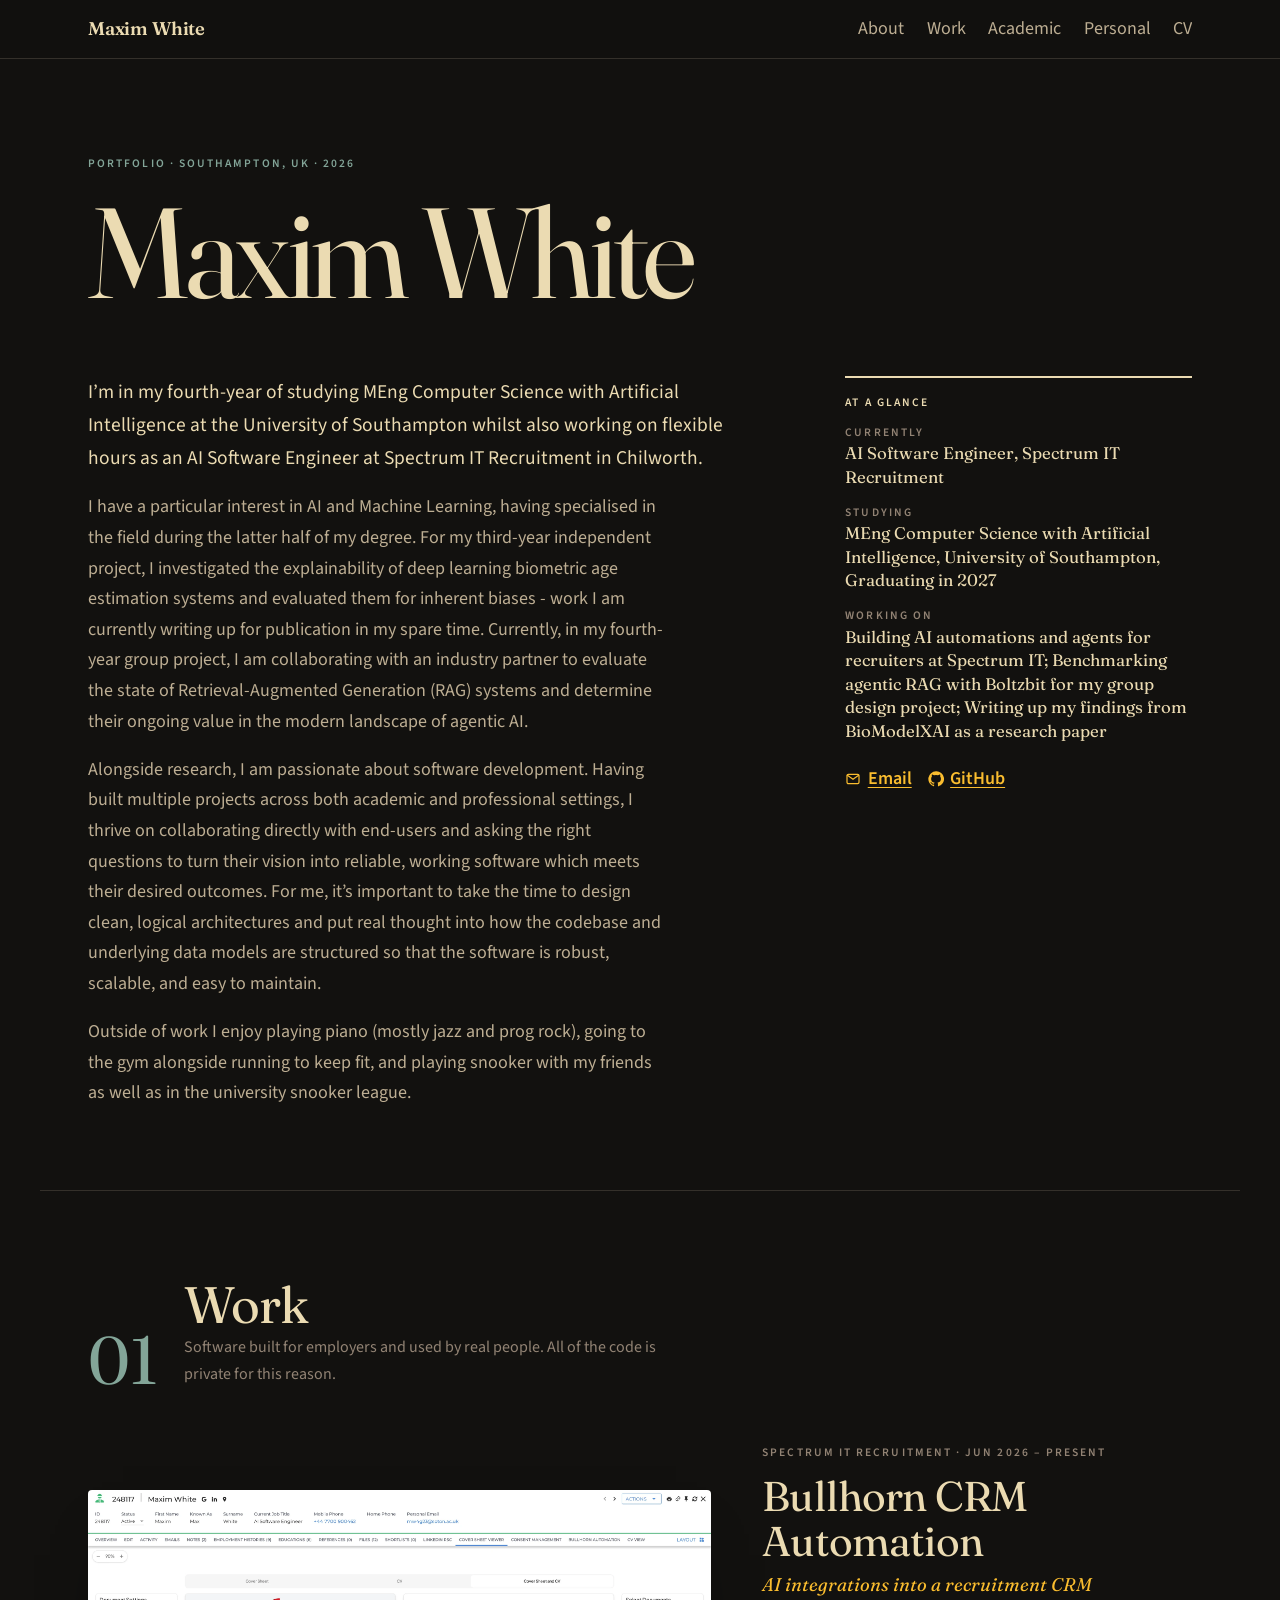
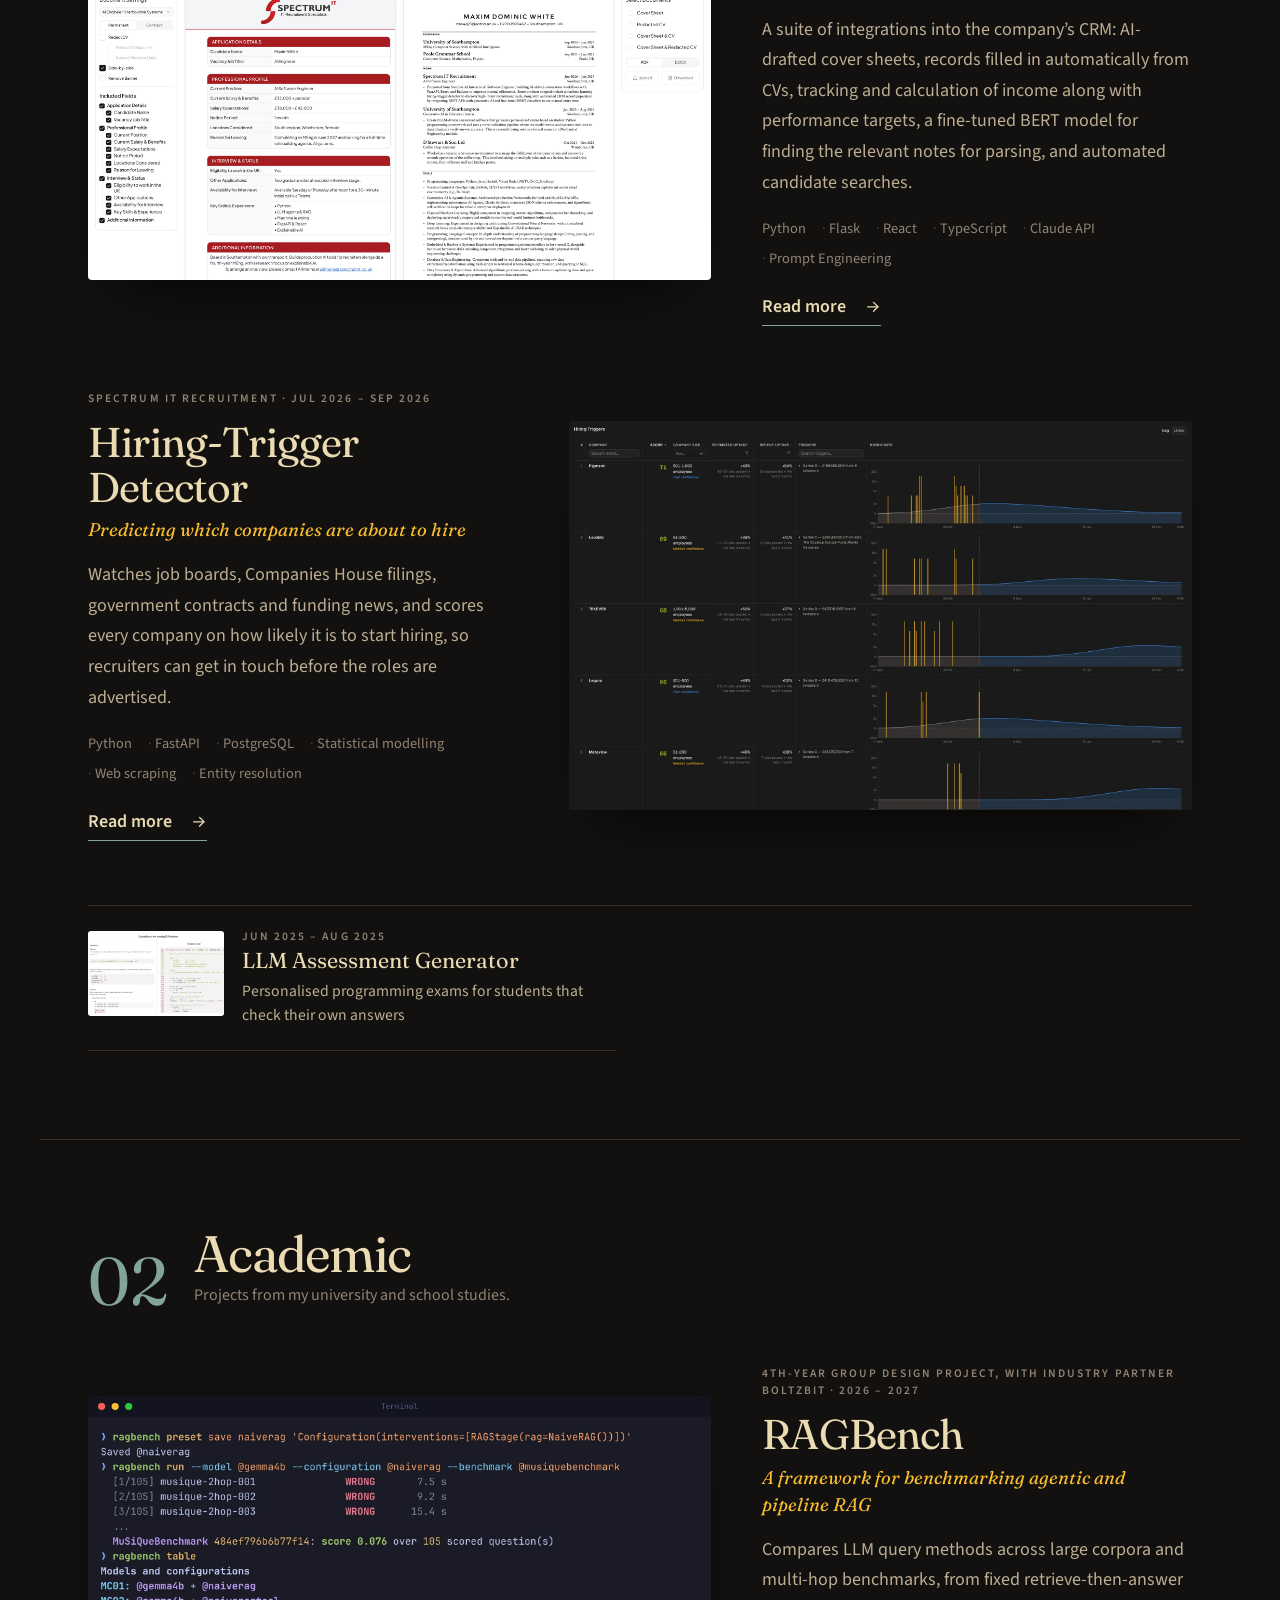
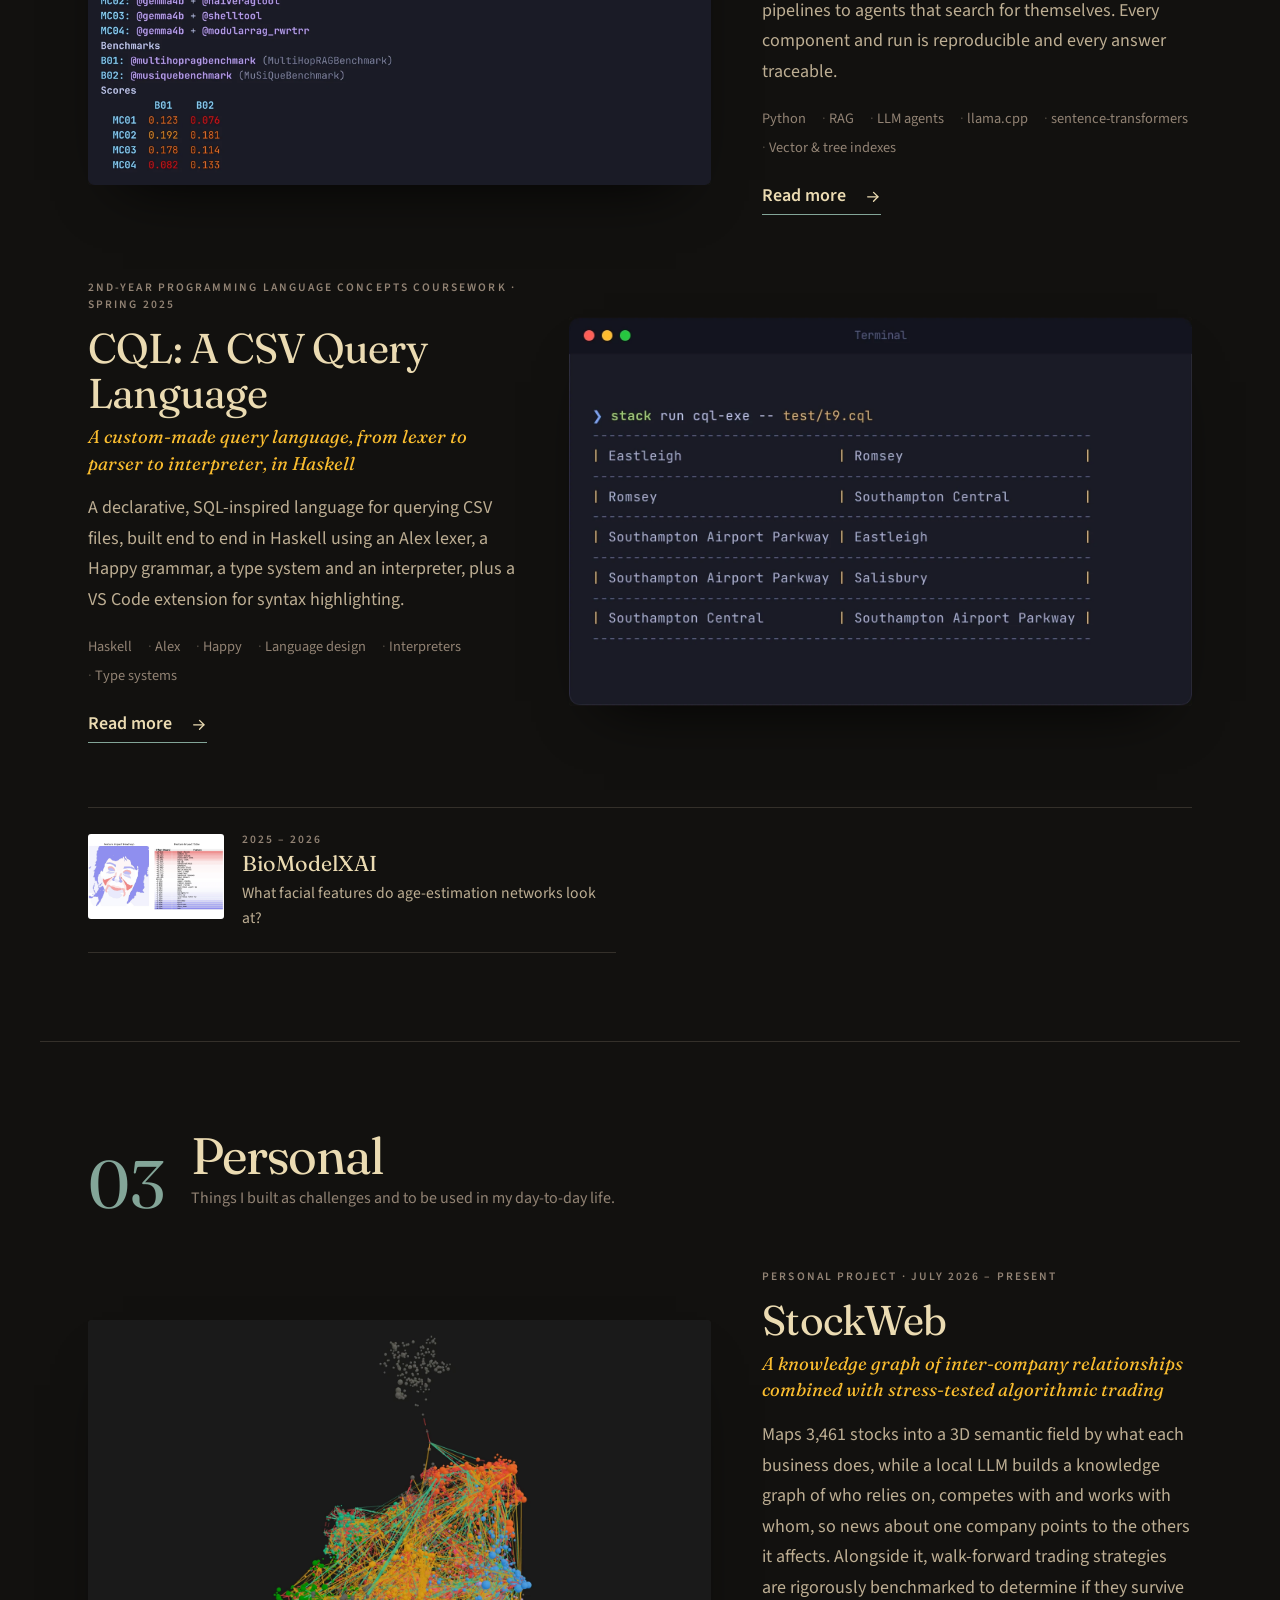
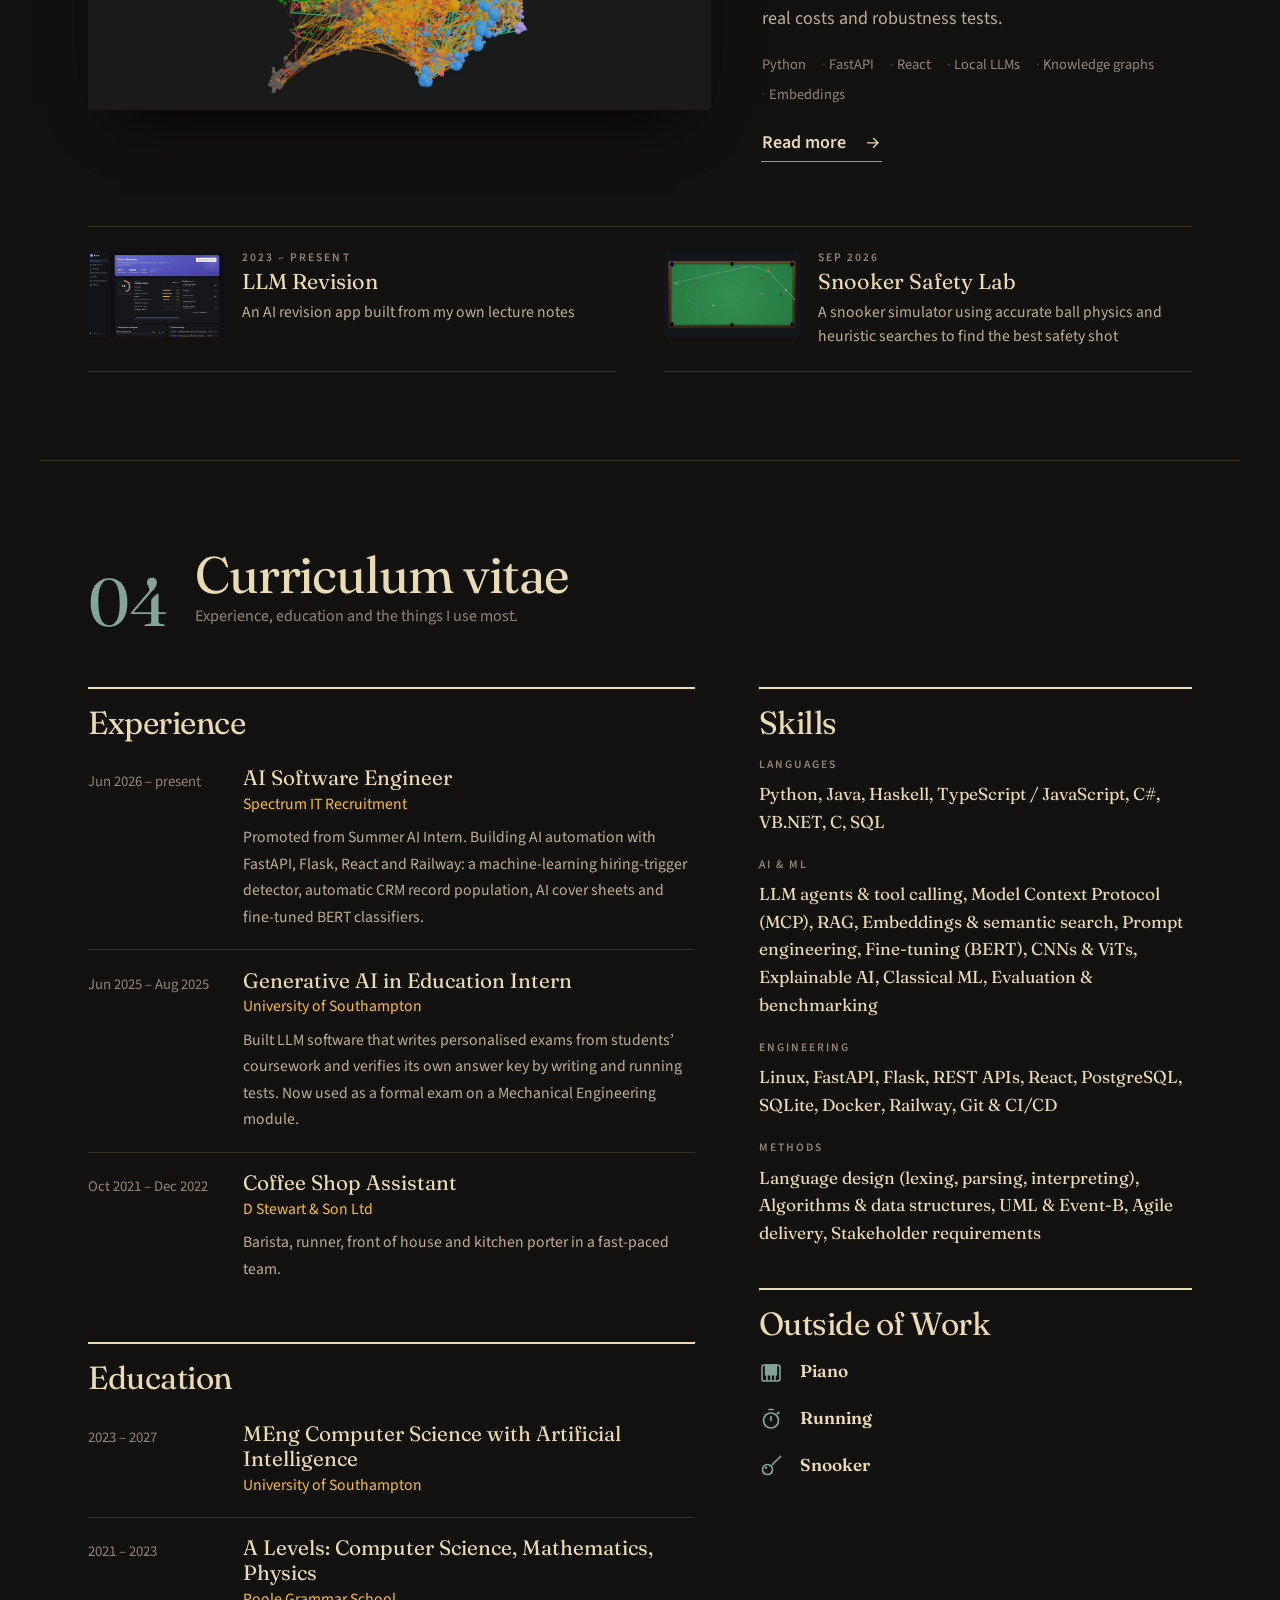
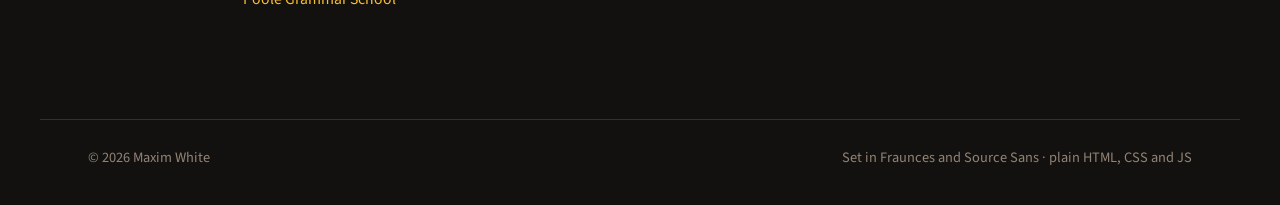
<file: docs/WSSf6sqH/index.html>
<!doctype html>
<!--
  Generated by build.py from content.md and presets.yaml. Don't edit the generated pages: change content.md
  (text and images) or this template (page structure), then run `python build.py`.
-->
<html lang="en-GB" class="no-js" data-palette="gruvbox">
<head>
<meta charset="utf-8">
<meta name="viewport" content="width=device-width, initial-scale=1, viewport-fit=cover">
<title>Maxim White · Portfolio</title>
<meta name="description" content="Portfolio of Maxim White, AI Software Engineer.">
<meta name="robots" content="noindex, nofollow">
<meta name="referrer" content="strict-origin-when-cross-origin">
<meta name="theme-color" content="#12110f">
<script>
  (function () {
    var d = document.documentElement, ids = "gold-blue,blue-gold,lemon-cobalt,sand-slate,gruvbox,terracotta".split(",");
    d.className = d.className.replace("no-js", "js");
    if (false) {
      try { var p = localStorage.getItem("pf-palette"); if (p && ids.indexOf(p) > -1) d.setAttribute("data-palette", p); } catch (e) {}
    }
  })();
</script>
<link rel="preconnect" href="https://fonts.googleapis.com">
<link rel="preconnect" href="https://fonts.gstatic.com" crossorigin>
<link href="https://fonts.googleapis.com/css2?family=Fraunces:ital,opsz,wght@0,9..144,400;0,9..144,600;1,9..144,400&family=Source+Sans+3:wght@400;600&display=swap" rel="stylesheet">
<link rel="stylesheet" href="assets/css/site.css?v=a405401b">
<style>
:root[data-palette="gold-blue"]{--accent:#e6b43c;--accent2:#86b2e8}
:root[data-palette="blue-gold"]{--accent:#74a7ec;--accent2:#ecc55f}
:root[data-palette="lemon-cobalt"]{--accent:#f2d04b;--accent2:#5d9bff}
:root[data-palette="sand-slate"]{--accent:#d8b26a;--accent2:#9ab4cc}
:root[data-palette="gruvbox"]{--accent:#83a598;--accent2:#fabd2f;--text:#ebdbb2;--text2:#bdae93;--muted:#928374}
:root[data-palette="terracotta"]{--accent:#e0855a;--accent2:#e9b872}
</style>
</head>
<body>
<a class="skip" href="#main">Skip to content</a>
<header class="mast">
  <div class="wrap">
    <a class="title" href="#about">Maxim White</a>
    <nav aria-label="Sections"><a href="#about">About</a><a href="#work">Work</a><a href="#academic">Academic</a><a href="#personal">Personal</a><a href="#cv">CV</a></nav>
  </div>
</header>

<main id="main">

<section class="cover wrap" id="about">
  <p class="kicker sc" data-reveal>Portfolio · Southampton, UK · 2026</p>
  <h1 data-reveal>Maxim White</h1>
  <div class="cover-grid">
    <div class="intro" data-reveal><p>I&rsquo;m in my fourth-year of studying MEng Computer Science with Artificial Intelligence at the University of Southampton whilst also working on flexible hours as an AI Software Engineer at Spectrum IT Recruitment in Chilworth.</p>
<p>I have a particular interest in AI and Machine Learning, having specialised in the field during the latter half of my degree. For my third-year independent project, I investigated the explainability of deep learning biometric age estimation systems and evaluated them for inherent biases - work I am currently writing up for publication in my spare time. Currently, in my fourth-year group project, I am collaborating with an industry partner to evaluate the state of Retrieval-Augmented Generation (RAG) systems and determine their ongoing value in the modern landscape of agentic AI.</p>
<p>Alongside research, I am passionate about software development. Having built multiple projects across both academic and professional settings, I thrive on collaborating directly with end-users and asking the right questions to turn their vision into reliable, working software which meets their desired outcomes. For me, it’s important to take the time to design clean, logical architectures and put real thought into how the codebase and underlying data models are structured so that the software is robust, scalable, and easy to maintain.</p>
<p>Outside of work I enjoy playing piano (mostly jazz and prog rock), going to the gym alongside running to keep fit, and playing snooker with my friends as well as in the university snooker league.</p></div>
    <aside class="glance" data-reveal>
      <h2 class="sc">At a glance</h2>
      <dl><div><dt class="sc">Currently</dt><dd>AI Software Engineer, Spectrum IT Recruitment</dd></div><div><dt class="sc">Studying</dt><dd>MEng Computer Science with Artificial Intelligence, University of Southampton, Graduating in 2027</dd></div><div><dt class="sc">Working on</dt><dd>Building AI automations and agents for recruiters at Spectrum IT; Benchmarking agentic RAG with Boltzbit for my group design project; Writing up my findings from BioModelXAI as a research paper</dd></div></dl>
      <div class="links"><a href="mailto:mdwhite4605@gmail.com"><svg viewBox="0 0 24 24" aria-hidden="true" fill="none" stroke="currentColor" stroke-width="1.8" stroke-linecap="round" stroke-linejoin="round"><rect x="3" y="5" width="18" height="14" rx="2"/><path d="m3.5 6.5 8.5 6 8.5-6"/></svg>Email</a><a href="https://github.com/Redumm" target="_blank" rel="noopener"><svg viewBox="0 0 24 24" aria-hidden="true"><path fill="currentColor" d="M12 .5a11.5 11.5 0 0 0-3.64 22.41c.58.1.79-.25.79-.56v-2c-3.2.7-3.88-1.37-3.88-1.37-.53-1.33-1.28-1.69-1.28-1.69-1.05-.71.08-.7.08-.7 1.16.08 1.77 1.19 1.77 1.19 1.03 1.77 2.71 1.26 3.37.96.1-.75.4-1.26.73-1.55-2.55-.29-5.24-1.28-5.24-5.69 0-1.26.45-2.28 1.19-3.09-.12-.29-.52-1.46.11-3.05 0 0 .97-.31 3.17 1.18a11 11 0 0 1 5.77 0c2.2-1.49 3.17-1.18 3.17-1.18.63 1.59.23 2.76.11 3.05.74.81 1.19 1.83 1.19 3.09 0 4.42-2.7 5.39-5.26 5.68.41.36.78 1.06.78 2.14v3.17c0 .31.21.67.8.56A11.5 11.5 0 0 0 12 .5Z"/></svg>GitHub</a></div>
    </aside>
  </div>
</section>

<section class="chapter wrap" id="work">
  <div class="chapter-head" data-reveal><span class="num">01</span><h2>Work</h2><div class="blurb"><p>Software built for employers and used by real people. All of the code is private for this reason.</p></div></div>
  
<div class="feature" data-reveal>
  <button class="f-img" type="button" data-open="bullhorn" aria-label="Read more about Bullhorn CRM Automation"><img src="assets/projects/bullhorn/cover-sheet-generator.webp" alt="" width="2400" height="1500" loading="lazy" decoding="async"></button>
  <div class="f-text">
    <p class="meta sc">Spectrum IT Recruitment · Jun 2026 – present</p>
    <h3>Bullhorn CRM Automation</h3>
    <p class="sub">AI integrations into a recruitment CRM</p>
    <div class="sum"><p>A suite of integrations into the company&rsquo;s CRM: AI-drafted cover sheets, records filled in automatically from CVs, tracking and calculation of income along with performance targets, a fine-tuned BERT model for finding the relevant notes for parsing, and automated candidate searches.</p></div>
    <ul class="tags"><li>Python</li><li>Flask</li><li>React</li><li>TypeScript</li><li>Claude API</li><li>Prompt Engineering</li></ul>
    <button class="read" type="button" data-open="bullhorn">Read more<span class="sr"> about Bullhorn CRM Automation</span> <svg viewBox="0 0 24 24" aria-hidden="true" fill="none" stroke="currentColor" stroke-width="1.8" stroke-linecap="round" stroke-linejoin="round"><path d="M5 12h14"/><path d="m13 6 6 6-6 6"/></svg></button>
  </div>
</div>
<div class="feature flip" data-reveal>
  <button class="f-img" type="button" data-open="hiring-triggers" aria-label="Read more about Hiring-Trigger Detector"><img src="assets/projects/hiring-triggers/cover.webp" alt="" width="1920" height="1200" loading="lazy" decoding="async"></button>
  <div class="f-text">
    <p class="meta sc">Spectrum IT Recruitment · Jul 2026 – Sep 2026</p>
    <h3>Hiring-Trigger Detector</h3>
    <p class="sub">Predicting which companies are about to hire</p>
    <div class="sum"><p>Watches job boards, Companies House filings, government contracts and funding news, and scores every company on how likely it is to start hiring, so recruiters can get in touch before the roles are advertised.</p></div>
    <ul class="tags"><li>Python</li><li>FastAPI</li><li>PostgreSQL</li><li>Statistical modelling</li><li>Web scraping</li><li>Entity resolution</li></ul>
    <button class="read" type="button" data-open="hiring-triggers">Read more<span class="sr"> about Hiring-Trigger Detector</span> <svg viewBox="0 0 24 24" aria-hidden="true" fill="none" stroke="currentColor" stroke-width="1.8" stroke-linecap="round" stroke-linejoin="round"><path d="M5 12h14"/><path d="m13 6 6 6-6 6"/></svg></button>
  </div>
</div><div class="index">
<button class="entry" type="button" data-open="assessment-generator" data-reveal>
  <span class="th"><img src="assets/projects/assessment-generator/cover.webp" alt="" width="2000" height="1250" loading="lazy" decoding="async"></span>
  <span><span class="meta sc">Jun 2025 – Aug 2025</span><span class="h4">LLM Assessment Generator</span><span class="p">Personalised programming exams for students that check their own answers</span></span>
</button></div>
</section>
<section class="chapter wrap" id="academic">
  <div class="chapter-head" data-reveal><span class="num">02</span><h2>Academic</h2><div class="blurb"><p>Projects from my university and school studies.</p></div></div>
  
<div class="feature" data-reveal>
  <button class="f-img" type="button" data-open="ragbench" aria-label="Read more about RAGBench"><img src="assets/projects/ragbench/cover.webp" alt="" width="2010" height="1256" loading="lazy" decoding="async"></button>
  <div class="f-text">
    <p class="meta sc">4th-year Group Design Project, with industry partner Boltzbit · 2026 – 2027</p>
    <h3>RAGBench</h3>
    <p class="sub">A framework for benchmarking agentic and pipeline RAG</p>
    <div class="sum"><p>Compares LLM query methods across large corpora and multi-hop benchmarks, from fixed retrieve-then-answer pipelines to agents that search for themselves. Every component and run is reproducible and every answer traceable.</p></div>
    <ul class="tags"><li>Python</li><li>RAG</li><li>LLM agents</li><li>llama.cpp</li><li>sentence-transformers</li><li>Vector &amp; tree indexes</li></ul>
    <button class="read" type="button" data-open="ragbench">Read more<span class="sr"> about RAGBench</span> <svg viewBox="0 0 24 24" aria-hidden="true" fill="none" stroke="currentColor" stroke-width="1.8" stroke-linecap="round" stroke-linejoin="round"><path d="M5 12h14"/><path d="m13 6 6 6-6 6"/></svg></button>
  </div>
</div>
<div class="feature flip" data-reveal>
  <button class="f-img" type="button" data-open="cql" aria-label="Read more about CQL: A CSV Query Language"><img src="assets/projects/cql/cover.webp" alt="" width="1520" height="950" loading="lazy" decoding="async"></button>
  <div class="f-text">
    <p class="meta sc">2nd-year Programming Language Concepts coursework · Spring 2025</p>
    <h3>CQL: A CSV Query Language</h3>
    <p class="sub">A custom-made query language, from lexer to parser to interpreter, in Haskell</p>
    <div class="sum"><p>A declarative, SQL-inspired language for querying CSV files, built end to end in Haskell using an Alex lexer, a Happy grammar, a type system and an interpreter, plus a VS Code extension for syntax highlighting.</p></div>
    <ul class="tags"><li>Haskell</li><li>Alex</li><li>Happy</li><li>Language design</li><li>Interpreters</li><li>Type systems</li></ul>
    <button class="read" type="button" data-open="cql">Read more<span class="sr"> about CQL: A CSV Query Language</span> <svg viewBox="0 0 24 24" aria-hidden="true" fill="none" stroke="currentColor" stroke-width="1.8" stroke-linecap="round" stroke-linejoin="round"><path d="M5 12h14"/><path d="m13 6 6 6-6 6"/></svg></button>
  </div>
</div><div class="index">
<button class="entry" type="button" data-open="biomodelxai" data-reveal>
  <span class="th"><img src="assets/projects/biomodelxai/cover.webp" alt="" width="1639" height="1024" loading="lazy" decoding="async"></span>
  <span><span class="meta sc">2025 – 2026</span><span class="h4">BioModelXAI</span><span class="p">What facial features do age-estimation networks look at?</span></span>
</button></div>
</section>
<section class="chapter wrap" id="personal">
  <div class="chapter-head" data-reveal><span class="num">03</span><h2>Personal</h2><div class="blurb"><p>Things I built as challenges and to be used in my day-to-day life.</p></div></div>
  
<div class="feature" data-reveal>
  <button class="f-img" type="button" data-open="stockweb" aria-label="Read more about StockWeb"><img src="assets/projects/stockweb/cover.webp" alt="" width="1600" height="1000" loading="lazy" decoding="async"></button>
  <div class="f-text">
    <p class="meta sc">Personal project · July 2026 – present</p>
    <h3>StockWeb</h3>
    <p class="sub">A knowledge graph of inter-company relationships combined with stress-tested algorithmic trading</p>
    <div class="sum"><p>Maps 3,461 stocks into a 3D semantic field by what each business does, while a local LLM builds a knowledge graph of who relies on, competes with and works with whom, so news about one company points to the others it affects. Alongside it, walk-forward trading strategies are rigorously benchmarked to determine if they survive real costs and robustness tests.</p></div>
    <ul class="tags"><li>Python</li><li>FastAPI</li><li>React</li><li>Local LLMs</li><li>Knowledge graphs</li><li>Embeddings</li></ul>
    <button class="read" type="button" data-open="stockweb">Read more<span class="sr"> about StockWeb</span> <svg viewBox="0 0 24 24" aria-hidden="true" fill="none" stroke="currentColor" stroke-width="1.8" stroke-linecap="round" stroke-linejoin="round"><path d="M5 12h14"/><path d="m13 6 6 6-6 6"/></svg></button>
  </div>
</div><div class="index">
<button class="entry" type="button" data-open="llmrevision" data-reveal>
  <span class="th"><img src="assets/projects/llmrevision/cover.webp" alt="" width="960" height="600" loading="lazy" decoding="async"></span>
  <span><span class="meta sc">2023 – present</span><span class="h4">LLM Revision</span><span class="p">An AI revision app built from my own lecture notes</span></span>
</button>
<button class="entry" type="button" data-open="snooker" data-reveal>
  <span class="th"><img src="assets/projects/snooker/cover.webp" alt="" width="1600" height="1000" loading="lazy" decoding="async"></span>
  <span><span class="meta sc">Sep 2026</span><span class="h4">Snooker Safety Lab</span><span class="p">A snooker simulator using accurate ball physics and heuristic searches to find the best safety shot</span></span>
</button></div>
</section>

<section class="chapter wrap" id="cv">
  <div class="chapter-head" data-reveal><span class="num">04</span><h2>Curriculum vitae</h2><div class="blurb"><p>Experience, education and the things I use most.</p></div></div>
  <div class="cv">
    <div class="cv-col"><div class="cv-group" data-reveal><h3>Experience</h3><div class="cv-item"><div class="when">Jun 2026 – present</div><div><h4>AI Software Engineer</h4><div class="org">Spectrum IT Recruitment</div><p>Promoted from Summer AI Intern. Building AI automation with FastAPI, Flask, React and Railway: a machine-learning hiring-trigger detector, automatic CRM record population, AI cover sheets and fine-tuned BERT classifiers.</p></div></div><div class="cv-item"><div class="when">Jun 2025 – Aug 2025</div><div><h4>Generative AI in Education Intern</h4><div class="org">University of Southampton</div><p>Built LLM software that writes personalised exams from students&rsquo; coursework and verifies its own answer key by writing and running tests. Now used as a formal exam on a Mechanical Engineering module.</p></div></div><div class="cv-item"><div class="when">Oct 2021 – Dec 2022</div><div><h4>Coffee Shop Assistant</h4><div class="org">D Stewart &amp; Son Ltd</div><p>Barista, runner, front of house and kitchen porter in a fast-paced team.</p></div></div></div><div class="cv-group" data-reveal><h3>Education</h3><div class="cv-item"><div class="when">2023 – 2027</div><div><h4>MEng Computer Science with Artificial Intelligence</h4><div class="org">University of Southampton</div></div></div><div class="cv-item"><div class="when">2021 – 2023</div><div><h4>A Levels: Computer Science, Mathematics, Physics</h4><div class="org">Poole Grammar School</div></div></div></div></div>
    <div class="cv-col"><div class="cv-group skills" data-reveal><h3>Skills</h3><h4 class="sc">Languages</h4><p>Python, Java, Haskell, TypeScript / JavaScript, C#, VB.NET, C, SQL</p><h4 class="sc">AI &amp; ML</h4><p>LLM agents &amp; tool calling, Model Context Protocol (MCP), RAG, Embeddings &amp; semantic search, Prompt engineering, Fine-tuning (BERT), CNNs &amp; ViTs, Explainable AI, Classical ML, Evaluation &amp; benchmarking</p><h4 class="sc">Engineering</h4><p>Linux, FastAPI, Flask, REST APIs, React, PostgreSQL, SQLite, Docker, Railway, Git &amp; CI/CD</p><h4 class="sc">Methods</h4><p>Language design (lexing, parsing, interpreting), Algorithms &amp; data structures, UML &amp; Event-B, Agile delivery, Stakeholder requirements</p></div><div class="cv-group hob" data-reveal><h3>Outside of Work</h3><div><svg viewBox="0 0 24 24" aria-hidden="true" fill="none" stroke="currentColor" stroke-width="1.6" stroke-linejoin="round"><rect x="3" y="4" width="18" height="16" rx="2"/><path d="M8 20v-6M12 20v-6M16 20v-6"/><rect x="6.6" y="4" width="2.6" height="10" rx=".6" fill="currentColor"/><rect x="10.7" y="4" width="2.6" height="10" rx=".6" fill="currentColor"/><rect x="14.8" y="4" width="2.6" height="10" rx=".6" fill="currentColor"/></svg><span><b>Piano</b></span></div><div><svg viewBox="0 0 24 24" aria-hidden="true" fill="none" stroke="currentColor" stroke-width="1.7" stroke-linecap="round" stroke-linejoin="round"><circle cx="12" cy="13.5" r="7.5"/><path d="M12 13.5V9.5M10 2.5h4M18.4 6.6l1.3-1.3"/></svg><span><b>Running</b></span></div><div><svg viewBox="0 0 24 24" aria-hidden="true" fill="none" stroke="currentColor" stroke-width="1.7" stroke-linecap="round"><circle cx="8.5" cy="15.5" r="5"/><circle cx="7" cy="13.8" r="1.2" fill="currentColor" stroke="none"/><path d="M13.5 10.5 21.5 2.5"/></svg><span><b>Snooker</b></span></div></div></div>
  </div>
</section>
</main>

<footer class="wrap" id="contact">
  <div class="fine"><span>© 2026 Maxim White</span><span>Set in Fraunces and Source Sans · plain HTML, CSS and JS</span></div>
</footer>

<div class="reader" id="reader" role="dialog" aria-modal="true" aria-labelledby="r-crumb" aria-hidden="true">
  <div class="r-bar"><div class="wrap"><span class="crumb sc" id="r-crumb"></span><button class="r-close" type="button" id="r-close">Close <svg viewBox="0 0 24 24" aria-hidden="true" fill="none" stroke="currentColor" stroke-width="2" stroke-linecap="round"><path d="M6 6l12 12M18 6 6 18"/></svg></button></div></div>
  <article id="r-article"></article>
</div>


<!-- one template per project; the reader shows them -->
<template id="p-bullhorn" data-crumb="Work · Bullhorn CRM Automation">
<p class="kicker sc">Work · Jun 2026 – present</p>
<h1 class="r-title" tabindex="-1">Bullhorn CRM Automation</h1>
<div class="standfirst"><p>A suite of integrations into the company&rsquo;s CRM: AI-drafted cover sheets, records filled in automatically from CVs, tracking and calculation of income along with performance targets, a fine-tuned BERT model for finding the relevant notes for parsing, and automated candidate searches.</p></div>
<dl class="facts"><div><dt class="sc">Context</dt><dd>Spectrum IT Recruitment</dd></div><div><dt class="sc">When</dt><dd>Jun 2026 – present</dd></div><div><dt class="sc">Team</dt><dd>Built alongside one other engineer</dd></div><div><dt class="sc">Built with</dt><dd>Python, Flask, React, TypeScript, Claude API, Prompt Engineering, Fine-tuned BERT, PostgreSQL, Railway</dd></div></dl>
<div class="prose"><p>Recruiters spend much of their day on Bullhorn CRM, inputing data and copying details between CVs, notes and documents. Working alongside another engineer, we built a Flask service and a React app that sits within new tabs in their CRM, interfacing with it&rsquo;s REST API and relieving recruiters&rsquo; workloads of repetative tasks. It is deployed on Railway and is used by the entire recruitment team.</p>
<figure class="fig"><button type="button" class="fig-open" aria-label="Open figure 1 full screen"><img src="assets/projects/bullhorn/cover-sheet-generator.webp" alt="The cover sheet generator inside Bullhorn. Note this screenshot displays fictional data and no real candidate or job information." width="2400" height="1500" loading="lazy" decoding="async"></button><figcaption><b>Fig. 1</b><span class="cap">The cover sheet generator inside Bullhorn. Note this screenshot displays fictional data and no real candidate or job information.</span><span class="k sc">Screenshot</span></figcaption></figure>
<p>The highest-risk components are the ones touching client-facing documents. Rather than relying on surface-level text replacement, candidate contact redaction works directly at the PDF glyph level (with Word files converted first). Detection is run across a number of distinct text extractions preventing unusual formatting from hiding phone numbers, while a two-pass redaction removes contacts, certain images, and hyperlinks without ruining the structure of the document.</p>
<p>A similar pre-processing step is applied to CV parsing by stripping all PII before any data reaches an LLM to ensure full GDPR compliance during automated record population.</p>
<figure class="fig"><button type="button" class="fig-open" aria-label="Open figure 2 full screen"><img src="assets/projects/bullhorn/candidate-shortlist.webp" alt="The candidate shortlist inside a vacancy: search criteria are generated from the job specification then every match is ranked by suitability and availability. Note this screenshot displays fictional data and no real candidate or job information." width="2400" height="1500" loading="lazy" decoding="async"></button><figcaption><b>Fig. 2</b><span class="cap">The candidate shortlist inside a vacancy: search criteria are generated from the job specification then every match is ranked by suitability and availability. Note this screenshot displays fictional data and no real candidate or job information.</span><span class="k sc">Screenshot</span></figcaption></figure>
<p>To automate candidate sourcing, the system combines keywords parsed from a job description with structured parameters like location and pay range, translating them into targeted Boolean queries across the candidate database. Matches are ranked on two axes: role suitability and active availability, using behavioral signals (such as recent CV updates or applications to other roles) to find candidates who are ready to move.</p></div><section class="keypoints"><h2 class="sc">Key points</h2><ul>
<li>Client-ready cover sheets are drafted by Claude from a candidate&rsquo;s CV and notes, edited in a live preview and exported to PDF or Word.</li>
<li>Candidate records filled in automatically: Bullhorn event subscriptions trigger a parsing pipeline (spaCy, Hugging Face NER, Presidio and an LLM) that extracts details from new CVs.</li>
<li>A MiniLM (BERT-family) classifier is fine-tuned on labelled CRM notes to determine which ones contain &ldquo;relevant&rdquo; information, with its decision threshold tuned for recall, prefering false positives over false negatives.</li>
<li>Automated candidate search uses criteria generated from the job spec and vacancy notes and then ranks candidates into a shortlist.</li>
<li>CV redaction removes contact details without disturbing the layout, even when the text is drawn as vector outlines.</li>
</ul></section>
<p class="note"><svg class="ic" viewBox="0 0 24 24" aria-hidden="true" fill="none" stroke="currentColor" stroke-width="1.8" stroke-linecap="round" stroke-linejoin="round"><rect x="5" y="11" width="14" height="9" rx="2"/><path d="M8 11V8a4 4 0 0 1 8 0v3"/></svg>The code for this project is private, so this page describes it in detail instead. </p>
<nav class="pager" aria-label="More projects">
  <button type="button" data-open="snooker"><span class="sc">Previous</span><b>Snooker Safety Lab</b></button>
  <button type="button" data-open="hiring-triggers"><span class="sc">Next</span><b>Hiring-Trigger Detector</b></button>
</nav></template>
<template id="p-hiring-triggers" data-crumb="Work · Hiring-Trigger Detector">
<p class="kicker sc">Work · Jul 2026 – Sep 2026</p>
<h1 class="r-title" tabindex="-1">Hiring-Trigger Detector</h1>
<div class="standfirst"><p>Watches job boards, Companies House filings, government contracts and funding news, and scores every company on how likely it is to start hiring, so recruiters can get in touch before the roles are advertised.</p></div>
<dl class="facts"><div><dt class="sc">Context</dt><dd>Spectrum IT Recruitment</dd></div><div><dt class="sc">When</dt><dd>Jul 2026 – Sep 2026</dd></div><div><dt class="sc">Team</dt><dd>Built alongside one other engineer</dd></div><div><dt class="sc">Built with</dt><dd>Python, FastAPI, PostgreSQL, Statistical modelling, Web scraping, Entity resolution, Authentication &amp; RBAC, Monitoring, Data Visualisation, React, Railway</dd></div></dl>
<div class="prose"><p>The motivation behind this project was that a company that has just raised a Series A, filed new share capital or won a government contract is likely to start hiring soon, and a recruiter who calls first has the advantage. This requires mass data collection, parsing, filtering and weighting to turn it into a rankings table.</p>
<figure class="fig"><button type="button" class="fig-open" aria-label="Open figure 1 full screen"><img src="assets/projects/hiring-triggers/hiring-triggers-table.webp" alt="The Hiring Triggers page: every company scored on how likely it is to start hiring, with the triggers behind it and its modelled hiring rate against its own normal pace." width="2400" height="1500" loading="lazy" decoding="async"></button><figcaption><b>Fig. 1</b><span class="cap">The Hiring Triggers page: every company scored on how likely it is to start hiring, with the triggers behind it and its modelled hiring rate against its own normal pace.</span><span class="k sc">Screenshot</span></figcaption></figure>
<p>For predictions it uses a single rate model in the same family as CRFs - one log-linear rate per company per day, Negative Binomial counts, an offset for the company&rsquo;s own normal hiring rate, and lag windows shaped from data. Every day the model&rsquo;s weights are adjusted so it is constantly learning and improving in accuracy.</p>
<p>A model is only as good as the data feeding it, so a health check page monitors the pipeline itself: database storage against its allowance, a monthly cleansing pass that consolidates old postings and prunes stale records and caches, and 30 days of fetch timings for every ATS and job aggregator, so a slowing or failing source is spotted before it quietly skews the scores.</p>
<figure class="fig"><button type="button" class="fig-open" aria-label="Open figure 2 full screen"><img src="assets/projects/hiring-triggers/health-check.webp" alt="The Health Check page: storage, the latest database cleansing pass, and fetch timings for every ATS and aggregator over the last 30 days (illustrative data)." width="2400" height="1653" loading="lazy" decoding="async"></button><figcaption><b>Fig. 2</b><span class="cap">The Health Check page: storage, the latest database cleansing pass, and fetch timings for every ATS and aggregator over the last 30 days (illustrative data).</span><span class="k sc">Rendered from the real code</span></figcaption></figure></div><section class="keypoints"><h2 class="sc">Key points</h2><ul>
<li>Pulls from 13 job sources (7 aggregators and 6 company ATS boards such as Greenhouse and BambooHR), Companies House (share allotments, people with significant control), Contracts Finder, Find a Tender, Tech.eu funding rounds, SEC EDGAR and more.</li>
<li>Each signal type has a learnable lag window, and every company has a basal hiring rate from a size prior, so each individual trigger&rsquo;s model weight refers to the uplift in hiring rate over this company&rsquo;s normal rate.</li>
<li>Weights update online every night, gated by a recency-weighted surprise test instead of a fixed threshold.</li>
<li>Entity resolution: company names scraped from each source are matched to a single Companies House record by ranking up to 100 candidate matches per name, and duplicate companies are merged across every linked table.</li>
<li>I built its login system: bcrypt-hashed passwords, httpOnly session cookies, admin and user roles with per-service access, admin-only pages and settings, forced password changes after a reset, and a time-limited typed confirmation before any database reset.</li>
<li>Information is presented through a React dashboard with job-posting breakdowns, company details and a health check monitoring every scraper and the database.</li>
</ul></section><section class="extra"><h2 class="sc">Gallery</h2><div class="prose"><figure class="fig"><button type="button" class="fig-open" aria-label="Open figure 3 full screen"><img src="assets/projects/hiring-triggers/job-postings.webp" alt="The Job Postings page: tech roles posted in the last week, by company, with where they're hiring and which job boards they post on." width="2400" height="1500" loading="lazy" decoding="async"></button><figcaption><b>Fig. 3</b><span class="cap">The Job Postings page: tech roles posted in the last week, by company, with where they're hiring and which job boards they post on.</span><span class="k sc">Screenshot</span></figcaption></figure>
<figure class="fig"><button type="button" class="fig-open" aria-label="Open figure 4 full screen"><img src="assets/projects/hiring-triggers/funding-overview.webp" alt="Funding broken down by round type, sector and tech type, recalculated from whatever the table is filtered to." width="2400" height="1500" loading="lazy" decoding="async"></button><figcaption><b>Fig. 4</b><span class="cap">Funding broken down by round type, sector and tech type, recalculated from whatever the table is filtered to.</span><span class="k sc">Screenshot</span></figcaption></figure></div></section>
<p class="note"><svg class="ic" viewBox="0 0 24 24" aria-hidden="true" fill="none" stroke="currentColor" stroke-width="1.8" stroke-linecap="round" stroke-linejoin="round"><rect x="5" y="11" width="14" height="9" rx="2"/><path d="M8 11V8a4 4 0 0 1 8 0v3"/></svg>The code for this project is private, so this page describes it in detail instead. </p>
<nav class="pager" aria-label="More projects">
  <button type="button" data-open="bullhorn"><span class="sc">Previous</span><b>Bullhorn CRM Automation</b></button>
  <button type="button" data-open="assessment-generator"><span class="sc">Next</span><b>LLM Assessment Generator</b></button>
</nav></template>
<template id="p-assessment-generator" data-crumb="Work · LLM Assessment Generator">
<p class="kicker sc">Work · Jun 2025 – Aug 2025</p>
<h1 class="r-title" tabindex="-1">LLM Assessment Generator</h1>
<div class="standfirst"><p>Writes each student a personal exam from their own Python coursework to test their understanding of their own code, then checks its own answer key by writing and running tests. It is now used as a formal exam on a Mechanical Engineering module.</p></div>
<dl class="facts"><div><dt class="sc">Context</dt><dd>Generative AI in Education Internship, University of Southampton</dd></div><div><dt class="sc">When</dt><dd>Jun 2025 – Aug 2025</dd></div><div><dt class="sc">Team</dt><dd>Solo</dd></div><div><dt class="sc">Built with</dt><dd>Python, Claude, ChatGPT, Gemini, Structured output, Code execution</dd></div></dl>
<div class="prose"><p>The aim of this project was to check that students understood the code they had submitted for their coursework, ensuring that they had not just used AI to generate it for them. Manually creating a custom exam for each student in a cohort of around 300 people is completely infeasible, hence an programmatic solution was required. The generator reads a student&rsquo;s submission file and writes questions that only make sense for that code: i.e. What happens if this loop changes? Which of these rewrites behaves the same, What does this print if we adding logging?</p>
<figure class="fig"><button type="button" class="fig-open" aria-label="Open figure 1 full screen"><img src="assets/projects/assessment-generator/review-question-4.webp" alt="The review page staff use: a console-output question built from the student's own gradient-descent code." width="2100" height="1250" loading="lazy" decoding="async"></button><figcaption><b>Fig. 1</b><span class="cap">The review page staff use: a console-output question built from the student's own gradient-descent code.</span><span class="k sc">Screenshot</span></figcaption></figure>
<p>As LLMs are confident and sometimes wrong, the answer is never taken on trust. For each question, a second step writes a verification script that executes every option, compares the results with the model&rsquo;s own answers, and regenerates the question when they disagree. Ultimately, staff still review everything, but with both verification results shown next to each option.</p>
<figure class="fig"><button type="button" class="fig-open" aria-label="Open figure 2 full screen"><img src="assets/projects/assessment-generator/verification-code.webp" alt="Part of the verification script the model wrote, which executes every option against test cases." width="1788" height="1674" loading="lazy" decoding="async"></button><figcaption><b>Fig. 2</b><span class="cap">Part of the verification script the model wrote, which executes every option against test cases.</span><span class="k sc">Rendered from the real code</span></figcaption></figure></div><section class="keypoints"><h2 class="sc">Key points</h2><ul>
<li>Five different styles of question types are built from the student&rsquo;s own code: changed functionality, equivalent implementations, effects of a change, console output and new code.</li>
<li>Every answer is verified: the model writes Python that runs each option against test cases, and a disagreement with its own original answer triggers regeneration.</li>
<li>Works with Anthropic, OpenAI and Google models, with profiles for the prompt, schema and settings, and exponential back-off.</li>
<li>Staff review each exam on a generated HTML page and can change answers or flag questions before it is released.</li>
</ul></section><section class="extra"><h2 class="sc">Gallery</h2><div class="prose"><figure class="fig"><button type="button" class="fig-open" aria-label="Open figure 3 full screen"><img src="assets/projects/assessment-generator/review-question-1.webp" alt="A multiple-select question, with the original and verified answers for each option." width="2100" height="1250" loading="lazy" decoding="async"></button><figcaption><b>Fig. 3</b><span class="cap">A multiple-select question, with the original and verified answers for each option.</span><span class="k sc">Screenshot</span></figcaption></figure>
<figure class="fig"><button type="button" class="fig-open" aria-label="Open figure 4 full screen"><img src="assets/projects/assessment-generator/generator-run.webp" alt="A run that caught a discrepancy and regenerated its questions (illustrative run, real messages)." width="1792" height="582" loading="lazy" decoding="async"></button><figcaption><b>Fig. 4</b><span class="cap">A run that caught a discrepancy and regenerated its questions (illustrative run, real messages).</span><span class="k sc">Rendered from the real code</span></figcaption></figure></div></section>
<p class="note"><svg class="ic" viewBox="0 0 24 24" aria-hidden="true" fill="none" stroke="currentColor" stroke-width="1.8" stroke-linecap="round" stroke-linejoin="round"><rect x="5" y="11" width="14" height="9" rx="2"/><path d="M8 11V8a4 4 0 0 1 8 0v3"/></svg>The code for this project is private, so this page describes it in detail instead. </p>
<nav class="pager" aria-label="More projects">
  <button type="button" data-open="hiring-triggers"><span class="sc">Previous</span><b>Hiring-Trigger Detector</b></button>
  <button type="button" data-open="ragbench"><span class="sc">Next</span><b>RAGBench</b></button>
</nav></template>
<template id="p-ragbench" data-crumb="Academic · RAGBench">
<p class="kicker sc">Academic · 2026 – 2027</p>
<h1 class="r-title" tabindex="-1">RAGBench</h1>
<div class="standfirst"><p>Compares LLM query methods across large corpora and multi-hop benchmarks, from fixed retrieve-then-answer pipelines to agents that search for themselves. Every component and run is reproducible and every answer traceable.</p></div>
<dl class="facts"><div><dt class="sc">Context</dt><dd>4th-year Group Design Project, with industry partner Boltzbit</dd></div><div><dt class="sc">When</dt><dd>2026 – 2027</dd></div><div><dt class="sc">Team</dt><dd>Team of six</dd></div><div><dt class="sc">Status</dt><dd>In progress</dd></div><div><dt class="sc">Built with</dt><dd>Python, RAG, LLM agents, llama.cpp, sentence-transformers, Vector &amp; tree indexes, BM25, SQLite, Evaluation, Prompt Engineering</dd></div></dl>
<div class="prose"><p>To find the best RAG methods many candidates must be tested over a lot of runs. With this in mind, I designed a framework where every component of these systems are interchangable with others which provide the same function. This allows many combinations of small changes to the architecture to be tested.</p>
<figure class="fig"><button type="button" class="fig-open" aria-label="Open figure 1 full screen"><img src="assets/projects/ragbench/system-overview.webp" alt="Every part plugs into one framework: a model, a configuration and a benchmark make a run." width="2200" height="819" loading="lazy" decoding="async"></button><figcaption><b>Fig. 1</b><span class="cap">Every part plugs into one framework: a model, a configuration and a benchmark make a run.</span><span class="k sc">Diagram</span></figcaption></figure>
<p>A &ldquo;run&rdquo; is a model, a configuration (how the model gets the documents, whether as injected context or as tools) and a benchmark. Change one and keep the others fixed, and any difference in the results comes from that part. Because every component&rsquo;s ID is a hash of its settings, the same run always has the same ID, and a stopped run resumes.</p>
<figure class="fig"><button type="button" class="fig-open" aria-label="Open figure 2 full screen"><img src="assets/projects/ragbench/cli-run.webp" alt="Saving a preset, running a benchmark and comparing every setup from the command line." width="1800" height="1256" loading="lazy" decoding="async"></button><figcaption><b>Fig. 2</b><span class="cap">Saving a preset, running a benchmark and comparing every setup from the command line.</span><span class="k sc">Screenshot</span></figcaption></figure></div><p class="role"><em>My role: I designed and built core framework and integrated the team&rsquo;s components into it.</em></p><section class="keypoints"><h2 class="sc">Key points</h2><ul>
<li>Every model, RAG method and benchmark is a component with saved settings and a content-hashed ID, so any result can be re-run exactly.</li>
<li>Four approaches compared so far: naive RAG, modular RAG (query rewriting, hybrid dense and BM25 search, cross-encoder reranking), RAG as a tool, and a Linux shell over the documents.</li>
<li>Interchangeable indexes for semantic retrieval: a dense vector index, BM25 sparse and hybrid indexes, contextual indexes that prefix each chunk with its document&rsquo;s header, and a RAPTOR-style tree index of LLM-written summaries.</li>
<li>Has a command-line interface and Python API</li>
<li>Over 20 measures per question (accuracy, evidence recall, latency, tokens, tool use) in SQLite, with a full transcript of every answer.</li>
</ul></section><section class="extra"><h2 class="sc">Gallery</h2><div class="prose"><figure class="fig wide"><button type="button" class="fig-open" aria-label="Open figure 3 full screen"><img src="assets/projects/ragbench/results-items.webp" alt="Per-question measures for a run, including evidence recall and token counts." width="2600" height="831" loading="lazy" decoding="async"></button><figcaption><b>Fig. 3</b><span class="cap">Per-question measures for a run, including evidence recall and token counts.</span><span class="k sc">Screenshot</span></figcaption></figure>
<figure class="fig wide"><button type="button" class="fig-open" aria-label="Open figure 4 full screen"><img src="assets/projects/ragbench/class-diagram.webp" alt="The full class diagram. Open it to zoom." width="5200" height="1671" loading="lazy" decoding="async"></button><figcaption><b>Fig. 4</b><span class="cap">The full class diagram. Open it to zoom.</span><span class="k sc">Diagram</span></figcaption></figure></div></section>
<p class="note"><svg class="ic" viewBox="0 0 24 24" aria-hidden="true" fill="none" stroke="currentColor" stroke-width="1.8" stroke-linecap="round" stroke-linejoin="round"><rect x="5" y="11" width="14" height="9" rx="2"/><path d="M8 11V8a4 4 0 0 1 8 0v3"/></svg>The code for this project is private, so this page describes it in detail instead. </p>
<nav class="pager" aria-label="More projects">
  <button type="button" data-open="assessment-generator"><span class="sc">Previous</span><b>LLM Assessment Generator</b></button>
  <button type="button" data-open="cql"><span class="sc">Next</span><b>CQL: A CSV Query Language</b></button>
</nav></template>
<template id="p-cql" data-crumb="Academic · CQL: A CSV Query Language">
<p class="kicker sc">Academic · Spring 2025</p>
<h1 class="r-title" tabindex="-1">CQL: A CSV Query Language</h1>
<div class="standfirst"><p>A declarative, SQL-inspired language for querying CSV files, built end to end in Haskell using an Alex lexer, a Happy grammar, a type system and an interpreter, plus a VS Code extension for syntax highlighting.</p></div>
<dl class="facts"><div><dt class="sc">Context</dt><dd>2nd-year Programming Language Concepts coursework</dd></div><div><dt class="sc">When</dt><dd>Spring 2025</dd></div><div><dt class="sc">Team</dt><dd>Solo coursework</dd></div><div><dt class="sc">Built with</dt><dd>Haskell, Alex, Happy, Language design, Interpreters, Type systems</dd></div></dl>
<div class="prose"><p>The brief for this coursework was to build a language for querying CSV files which would be judged on a set of ten tasks. I took inspiration from SQL for structure and naming, since it is declarative and widely known, then borrowed semicolon-terminated statements and parenthesised function calls from Java, so nested operations stay readable.</p>
<figure class="fig"><button type="button" class="fig-open" aria-label="Open figure 1 full screen"><img src="assets/projects/cql/program-t9.webp" alt="A CQL program that finds all paths of length 3 in a relation, using two joins." width="1520" height="612" loading="lazy" decoding="async"></button><figcaption><b>Fig. 1</b><span class="cap">A CQL program that finds all paths of length 3 in a relation, using two joins.</span><span class="k sc">Rendered from the real code</span></figcaption></figure>
<p>Beyond the specification, I added a type system so CSV cells can also be treated as numbers and bools - allowing mathematical and logical operations to be performed on the data. Additionally, I included extra output forms such as a &ldquo;pretty print&rdquo; functionality and syntax highlighting. One of the example programs above (with output below) finds every path of length three through a graph of train stations, using two joins.</p>
<figure class="fig"><button type="button" class="fig-open" aria-label="Open figure 2 full screen"><img src="assets/projects/cql/pretty-print.webp" alt="Its output with PRETTY_PRINT, formatted exactly as the interpreter does." width="1520" height="782" loading="lazy" decoding="async"></button><figcaption><b>Fig. 2</b><span class="cap">Its output with PRETTY_PRINT, formatted exactly as the interpreter does.</span><span class="k sc">Rendered from the real code</span></figcaption></figure></div><section class="keypoints"><h2 class="sc">Key points</h2><ul>
<li>Functions include SELECT–FROM–WHERE blocks, inner and outer joins, Cartesian products, union, intersection and difference, sorting, DISTINCT, TRANSPOSE and more.</li>
<li>A type system (CSV, integer, float, string, boolean, column reference and lists) with implicit inference and explicit conversions.</li>
<li>Additional functionalities include IF/THEN/ELSE blocks, variables, statement sequencing, SAVE and PRETTY_PRINT.</li>
<li>The interpreter evaluates a program by small-step reduction over its syntax tree.</li>
<li>A VS Code syntax-highlighting extension and a 16-page manual covers the syntax and design decisions.</li>
</ul></section><section class="extra"><h2 class="sc">Gallery</h2><div class="prose"><figure class="fig"><button type="button" class="fig-open" aria-label="Open figure 3 full screen"><img src="assets/projects/cql/type-system.webp" alt="A showcase of type conversions, mathematical and logic operations, and an IF/THEN/ELSE block." width="1768" height="582" loading="lazy" decoding="async"></button><figcaption><b>Fig. 3</b><span class="cap">A showcase of type conversions, mathematical and logic operations, and an IF/THEN/ELSE block.</span><span class="k sc">Rendered from the real code</span></figcaption></figure></div></section>
<p class="note"><a target="_blank" rel="noopener" href="https://github.com/Redumm/CustomQueryLanguage">Code on GitHub</a></p>
<nav class="pager" aria-label="More projects">
  <button type="button" data-open="ragbench"><span class="sc">Previous</span><b>RAGBench</b></button>
  <button type="button" data-open="biomodelxai"><span class="sc">Next</span><b>BioModelXAI</b></button>
</nav></template>
<template id="p-biomodelxai" data-crumb="Academic · BioModelXAI">
<p class="kicker sc">Academic · 2025 – 2026</p>
<h1 class="r-title" tabindex="-1">BioModelXAI</h1>
<div class="standfirst"><p>Why does a deep learning network think someone is a certain age? I trained four age-estimation models and built an explainable AI pipeline to find the answer. The program splits an image of a face into around 30 regions and measures how much each one moves the predicted age when removed. It also detects hollistic attributes such as head pose, ethnicity, expressions and more to discover if there any biases inherent in the models.</p></div>
<dl class="facts"><div><dt class="sc">Context</dt><dd>3rd-year Individual Project</dd></div><div><dt class="sc">When</dt><dd>2025 – 2026</dd></div><div><dt class="sc">Team</dt><dd>Solo</dd></div><div><dt class="sc">Built with</dt><dd>Python, Pandas, NumPy, TensorFlow, CNNs, Vision Transformers, Explainable AI, Data Cleansing, Data Visualisation, MediaPipe, Statistics</dd></div></dl>
<div class="prose"><p>Age estimation from faces is used in biometrics and age verification, so it matters why a model predicts the age it does, not just how accurate it is. GradCAM and Saliency maps show where a network looks, but not what that region is worth in years, so I built a system to measure it directly.</p>
<figure class="fig"><button type="button" class="fig-open" aria-label="Open figure 1 full screen"><img src="assets/projects/biomodelxai/heatmap-31.webp" alt="How much each region moved one prediction (real age 31, predicted 36.9). Red regions push the age up, blue push it down." width="2382" height="821" loading="lazy" decoding="async"></button><figcaption><b>Fig. 1</b><span class="cap">How much each region moved one prediction (real age 31, predicted 36.9). Red regions push the age up, blue push it down.</span><span class="k sc">Screenshot</span></figcaption></figure>
<p>The pipeline locates each face&rsquo;s landmarks, builds about 30 anatomical regions, and &ldquo;removes&rdquo; them one at a time using inpainting techniques - recording the change in predicted age. Repeating this over every test image and four architectures shows which regions each model relies on, how that changes with age, and which attributes of a photo make a model go wrong.</p>
<figure class="fig"><button type="button" class="fig-open" aria-label="Open figure 2 full screen"><img src="assets/projects/biomodelxai/region-effects-30-39.webp" alt="Average size of each region's effect for ages 30–39 showing that hair matters most, followed by the eyebrows and eyes." width="1768" height="1686" loading="lazy" decoding="async"></button><figcaption><b>Fig. 2</b><span class="cap">Average size of each region's effect for ages 30–39 showing that hair matters most, followed by the eyebrows and eyes.</span><span class="k sc">Chart from real results</span></figcaption></figure></div><section class="keypoints"><h2 class="sc">Key points</h2><ul>
<li>Four models fine-tuned on AgeDB: SENet50, ViT, Inception-ResNet-v2 and EfficientNetV2, on a 1,300-image test set.</li>
<li>Regions from MediaPipe face landmarks and segmentation, from crow&rsquo;s feet and nasolabial folds to hair and background. Each region is hidden in a way that suits it (grey fill, blur, inpainting, etc) and the age is predicted again.</li>
<li>Effects are aggregated by age band with Welch&rsquo;s t-tests, then tested against holistic</li>
</ul></section><section class="extra"><h2 class="sc">Gallery</h2><div class="prose"><figure class="fig"><button type="button" class="fig-open" aria-label="Open figure 3 full screen"><img src="assets/projects/biomodelxai/effect-vs-age-lines.webp" alt="How much each region adds to the predicted age as faces get older - nasolabial folds matter more and more while hair stops making people look younger after 70." width="1768" height="1318" loading="lazy" decoding="async"></button><figcaption><b>Fig. 3</b><span class="cap">How much each region adds to the predicted age as faces get older - nasolabial folds matter more and more while hair stops making people look younger after 70.</span><span class="k sc">Chart from real results</span></figcaption></figure>
<figure class="fig"><button type="button" class="fig-open" aria-label="Open figure 4 full screen"><img src="assets/projects/biomodelxai/emotion-error.webp" alt="Error by expression: SENet50 predicts smiling faces around 3 years too young." width="1760" height="990" loading="lazy" decoding="async"></button><figcaption><b>Fig. 4</b><span class="cap">Error by expression: SENet50 predicts smiling faces around 3 years too young.</span><span class="k sc">Chart from real results</span></figcaption></figure></div></section>
<p class="note"><svg class="ic" viewBox="0 0 24 24" aria-hidden="true" fill="none" stroke="currentColor" stroke-width="1.8" stroke-linecap="round" stroke-linejoin="round"><rect x="5" y="11" width="14" height="9" rx="2"/><path d="M8 11V8a4 4 0 0 1 8 0v3"/></svg>The code for this project is private, so this page describes it in detail instead. </p>
<nav class="pager" aria-label="More projects">
  <button type="button" data-open="cql"><span class="sc">Previous</span><b>CQL: A CSV Query Language</b></button>
  <button type="button" data-open="stockweb"><span class="sc">Next</span><b>StockWeb</b></button>
</nav></template>
<template id="p-stockweb" data-crumb="Personal · StockWeb">
<p class="kicker sc">Personal · July 2026 – present</p>
<h1 class="r-title" tabindex="-1">StockWeb</h1>
<div class="standfirst"><p>Maps 3,461 stocks into a 3D semantic field by what each business does, while a local LLM builds a knowledge graph of who relies on, competes with and works with whom, so news about one company points to the others it affects. Alongside it, walk-forward trading strategies are rigorously benchmarked to determine if they survive real costs and robustness tests.</p></div>
<dl class="facts"><div><dt class="sc">Context</dt><dd>Personal project</dd></div><div><dt class="sc">When</dt><dd>July 2026 – present</dd></div><div><dt class="sc">Team</dt><dd>Solo</dd></div><div><dt class="sc">Status</dt><dd>Algos working with company-web trading in progress</dd></div><div><dt class="sc">Built with</dt><dd>Python, FastAPI, React, Local LLMs, Knowledge graphs, Embeddings, Semantic search, UMAP, Data Visualisation, Backtesting, Numba, MetaTrader 5</dd></div></dl>
<div class="prose"><p>This project was started under the assumption that markets react to news a company by moving others: suppliers, competitors, customers. For example, a supply chain delay may effect a large company&rsquo;s production and hence revenue targets down the line. StockWeb builds the &ldquo;web&rdquo; to take advantage of this information. Each company&rsquo;s description is embedded so that similar businesses sit together, and a local language model scours company websites and search results to find each company&rsquo;s most important relationships. The next step in progress is trading on events through that web.</p>
<figure class="fig"><button type="button" class="fig-open" aria-label="Open figure 1 full screen"><img src="assets/projects/stockweb/web-all-links.webp" alt="The company web: 3,461 companies placed by meaning, coloured by sector, with every relationship drawn." width="2000" height="1250" loading="lazy" decoding="async"></button><figcaption><b>Fig. 1</b><span class="cap">The company web: 3,461 companies placed by meaning, coloured by sector, with every relationship drawn.</span><span class="k sc">Screenshot</span></figcaption></figure>
<p>The algorithmic trading side is currently implemented and under testing in a demo account. Strategies choose their parameters on 18 months of data and are tested on the next 4, constantly rolling forward. Results are only significant if they beat buy-and-hold after every cost. Even then, they are subjected to surviving the same test on noise-perturbed prices and must beat hundreds of random-entry strategies.</p>
<figure class="fig"><button type="button" class="fig-open" aria-label="Open figure 2 full screen"><img src="assets/projects/stockweb/algo-growth.webp" alt="One result from a real backtest: an EMA-band reversion strategy on BJ's Wholesale against buy-and-hold, after costs." width="1760" height="990" loading="lazy" decoding="async"></button><figcaption><b>Fig. 2</b><span class="cap">One result from a real backtest: an EMA-band reversion strategy on BJ's Wholesale against buy-and-hold, after costs.</span><span class="k sc">Chart from real results</span></figcaption></figure></div><section class="keypoints"><h2 class="sc">Key points</h2><ul>
<li>Company descriptions are embedded with a sentence-transformer and laid out in 3D with UMAP.</li>
<li>A knowledge graph of 7,341 typed relationships (relies on, competes with, works with) extracted by a local Qwen 3.5 9B model using web search, each scored in strength from 1-10 and linked to its source.</li>
<li>A local LLM assistant has capabilties for web search, reading the database, viewing the live portfolio, and with access to a sandboxed Python shell and its own memory.</li>
<li>30 buy-only strategies are walk-forward tested across around 3,300 markets.</li>
<li>Every cost the broker charges is counted: commission, spread, stamp duty and transaction taxes, currency fees and dividend withholding. Look-ahead bias is ruled out with truncation tests.</li>
<li>Noise and random-strategy robustness tests are preformed with strategies stacked into one account with standard-deviation-based position scaling using a live trader that runs them through MetaTrader 5.</li>
</ul></section><div class="numbers"><div><b>3,461</b><span>Companies in the web</span></div><div><b>7,341</b><span>LLM-found relationships</span></div><div><b>30</b><span>Walk-forward tested strategies</span></div></div><section class="extra"><h2 class="sc">Gallery</h2><div class="prose"><figure class="fig"><button type="button" class="fig-open" aria-label="Open figure 3 full screen"><img src="assets/projects/stockweb/web-nvidia.webp" alt="NVIDIA: relied on by Alphabet and Adobe for GPUs, with each link's note and where it came from." width="2000" height="1250" loading="lazy" decoding="async"></button><figcaption><b>Fig. 3</b><span class="cap">NVIDIA: relied on by Alphabet and Adobe for GPUs, with each link's note and where it came from.</span><span class="k sc">Screenshot</span></figcaption></figure>
<figure class="fig"><button type="button" class="fig-open" aria-label="Open figure 4 full screen"><img src="assets/projects/stockweb/algo-noise.webp" alt="Its noise test: even the 5th-percentile run on perturbed prices beats buy-and-hold by a wide margin." width="1760" height="990" loading="lazy" decoding="async"></button><figcaption><b>Fig. 4</b><span class="cap">Its noise test: even the 5th-percentile run on perturbed prices beats buy-and-hold by a wide margin.</span><span class="k sc">Chart from real results</span></figcaption></figure>
<figure class="fig"><button type="button" class="fig-open" aria-label="Open figure 5 full screen"><img src="assets/projects/stockweb/algo-random.webp" alt="Versus random: 300 random strategies with the same trades and holding times, placed at random. The strategy's Sharpe of 1.68 beat the best of them (1.18)." width="1760" height="990" loading="lazy" decoding="async"></button><figcaption><b>Fig. 5</b><span class="cap">Versus random: 300 random strategies with the same trades and holding times, placed at random. The strategy's Sharpe of 1.68 beat the best of them (1.18).</span><span class="k sc">Chart from real results</span></figcaption></figure></div></section>
<p class="note"><svg class="ic" viewBox="0 0 24 24" aria-hidden="true" fill="none" stroke="currentColor" stroke-width="1.8" stroke-linecap="round" stroke-linejoin="round"><rect x="5" y="11" width="14" height="9" rx="2"/><path d="M8 11V8a4 4 0 0 1 8 0v3"/></svg>The code for this project is private, so this page describes it in detail instead. </p>
<nav class="pager" aria-label="More projects">
  <button type="button" data-open="biomodelxai"><span class="sc">Previous</span><b>BioModelXAI</b></button>
  <button type="button" data-open="llmrevision"><span class="sc">Next</span><b>LLM Revision</b></button>
</nav></template>
<template id="p-llmrevision" data-crumb="Personal · LLM Revision">
<p class="kicker sc">Personal · 2023 – present</p>
<h1 class="r-title" tabindex="-1">LLM Revision</h1>
<div class="standfirst"><p>Turns my lecture notes into a revision system: the program links real worksheets and past-paper questions to topics, writes new papers in the same style, marks my answers, and keeps a exam-readiness score for every topic based on my performance in tests and daily revision sessions.</p></div>
<dl class="facts"><div><dt class="sc">Context</dt><dd>Personal project</dd></div><div><dt class="sc">When</dt><dd>2023 – present</dd></div><div><dt class="sc">Team</dt><dd>Solo</dd></div><div><dt class="sc">Built with</dt><dd>Python, FastAPI, React, TypeScript, Gemini, Tool calling, RAG, SQLite</dd></div></dl>
<div class="prose"><p>Generic AI tutors don&rsquo;t know exactly what my lecturers taught or how my exams are going to be structured. LLMRevision works solely from my notes and my module&rsquo;s real worksheets and past papers, so its questions match exactly the content and depth of knowledge upon which I&rsquo;ll be assessed.</p>
<figure class="fig"><button type="button" class="fig-open" aria-label="Open figure 1 full screen"><img src="assets/projects/llmrevision/v2-dashboard.webp" alt="The dashboard: exam readiness, topic scores and what to revise next." width="2160" height="1350" loading="lazy" decoding="async"></button><figcaption><b>Fig. 1</b><span class="cap">The dashboard: exam readiness, topic scores and what to revise next.</span><span class="k sc">Screenshot</span></figcaption></figure>
<p>The first version was a terminal app built with Textual that generated practice exams from a module&rsquo;s notes, hints from lecturers about exam structure and example questions. Version 2 added a web interface, daily revision sessions, marking, links to real questions, subtopic exam-readiness scoring, the agent, and its toolbox.</p>
<figure class="fig"><button type="button" class="fig-open" aria-label="Open figure 2 full screen"><img src="assets/projects/llmrevision/v2-revision-session.webp" alt="The end of a revision session, with the topics it covered and how each went." width="2160" height="1350" loading="lazy" decoding="async"></button><figcaption><b>Fig. 2</b><span class="cap">The end of a revision session, with the topics it covered and how each went.</span><span class="k sc">Screenshot</span></figcaption></figure></div><section class="keypoints"><h2 class="sc">Key points</h2><ul>
<li>Notes are split into topics by their headings and hashed, so scores survive edits to the notes and topic renaming by using fuzzy matching when a heading changes.</li>
<li>A Google Gemini agent with nine tools (full-text search over the notes, reading topics, knowledge scores, real example questions, creating tests and more) writes worksheets and mock papers in the style of the real ones.</li>
<li>Marking moves each topic&rsquo;s score in proportion to the evidence, and keeps a written assessment and a history of every change.</li>
<li>Daily revision sessions pick the weakest, never-assessed and longest-unchecked topics.</li>
<li>Built for Gemini&rsquo;s free tier: requests fall back across models, and models that are out of quota are rested until it resets.</li>
</ul></section><section class="extra"><h2 class="sc">Gallery</h2><div class="prose"><figure class="fig"><button type="button" class="fig-open" aria-label="Open figure 3 full screen"><img src="assets/projects/llmrevision/v2-marked-attempt.webp" alt="A marked mock test, and how it changed each topic's score." width="2160" height="1350" loading="lazy" decoding="async"></button><figcaption><b>Fig. 3</b><span class="cap">A marked mock test, and how it changed each topic's score.</span><span class="k sc">Screenshot</span></figcaption></figure>
<figure class="fig"><button type="button" class="fig-open" aria-label="Open figure 4 full screen"><img src="assets/projects/llmrevision/v2-assistant-worksheet.webp" alt="Asking the assistant for a worksheet in the style of a real mock test." width="2160" height="1350" loading="lazy" decoding="async"></button><figcaption><b>Fig. 4</b><span class="cap">Asking the assistant for a worksheet in the style of a real mock test.</span><span class="k sc">Screenshot</span></figcaption></figure>
<figure class="fig"><button type="button" class="fig-open" aria-label="Open figure 5 full screen"><img src="assets/projects/llmrevision/v2-mock-test.webp" alt="A generated mock test, rendered with LaTeX maths." width="2160" height="1350" loading="lazy" decoding="async"></button><figcaption><b>Fig. 5</b><span class="cap">A generated mock test, rendered with LaTeX maths.</span><span class="k sc">Screenshot</span></figcaption></figure>
<figure class="fig"><button type="button" class="fig-open" aria-label="Open figure 6 full screen"><img src="assets/projects/llmrevision/v2-notes.webp" alt="Notes split into scored topics, each with what I know and what I don't." width="2160" height="1350" loading="lazy" decoding="async"></button><figcaption><b>Fig. 6</b><span class="cap">Notes split into scored topics, each with what I know and what I don't.</span><span class="k sc">Screenshot</span></figcaption></figure>
<figure class="fig"><button type="button" class="fig-open" aria-label="Open figure 7 full screen"><img src="assets/projects/llmrevision/v1-practice-exam-questions.webp" alt="Version 1: a terminal app built with Textual." width="1800" height="929" loading="lazy" decoding="async"></button><figcaption><b>Fig. 7</b><span class="cap">Version 1: a terminal app built with Textual.</span><span class="k sc">Screenshot</span></figcaption></figure></div></section>
<p class="note"><a target="_blank" rel="noopener" href="https://github.com/Redumm/LLMRevision">Version 1 on GitHub</a></p>
<nav class="pager" aria-label="More projects">
  <button type="button" data-open="stockweb"><span class="sc">Previous</span><b>StockWeb</b></button>
  <button type="button" data-open="snooker"><span class="sc">Next</span><b>Snooker Safety Lab</b></button>
</nav></template>
<template id="p-snooker" data-crumb="Personal · Snooker Safety Lab">
<p class="kicker sc">Personal · Sep 2026</p>
<h1 class="r-title" tabindex="-1">Snooker Safety Lab</h1>
<div class="standfirst"><p>Set up any snooker position simulates thousands of shots with accurate ball physics, then ranks the shots by how good they are, how easy they are to play, and how much margin for error there is in pace and contact point.</p></div>
<dl class="facts"><div><dt class="sc">Context</dt><dd>Personal project</dd></div><div><dt class="sc">When</dt><dd>Sep 2026</dd></div><div><dt class="sc">Team</dt><dd>Solo</dd></div><div><dt class="sc">Built with</dt><dd>Python, Numba, FastAPI, JavaScript</dd></div></dl>
<div class="prose"><p>To aid my practice and understanding of ball collision physics, angles around the table, and positioning the cue ball, this software can show for a given position which safety shot is best and how much room for error it leaves. <img alt="Finding a snooker behind the baulk colours." src="assets/projects/snooker/cover.webp" title="screenshot"></p>
<p>The program applies heuristics first to narrow the search space before simulating thousands of shots and scoring them. Every candidate shot experiences a grid search of simulations around it to determine the margin for error before the shot becomes an ineffective safety.</p>
<figure class="fig"><button type="button" class="fig-open" aria-label="Open figure 1 full screen"><img src="assets/projects/snooker/safety-detail.webp" alt="The best safety in a mid-frame position: a quarter-ball cut on the top red that leaves the opponent snookered behind the green, with its margins for error in pace and contact." width="1782" height="887" loading="lazy" decoding="async"></button><figcaption><b>Fig. 1</b><span class="cap">The best safety in a mid-frame position: a quarter-ball cut on the top red that leaves the opponent snookered behind the green, with its margins for error in pace and contact.</span><span class="k sc">Screenshot</span></figcaption></figure></div><section class="keypoints"><h2 class="sc">Key points</h2><ul>
<li>Ball physics simulation code is compiled with numba: collisions, cushions, pockets, spin, swerve and the nap of the cloth.</li>
<li>Searches over 10,000 candidate shots in around 4.5 seconds and ranks them by safety and ease.</li>
<li>Margin-for-error strips show what happens if the pace is up to 20% off or the contact is up to 3 mm out.</li>
<li>Scores what is left for the opponent (best pot, chance of escaping a snooker) and the foul risk, and can continue from the end position to find the best reply.</li>
<li>Play your own shot, with the whole shot line simulated live as you aim.</li>
</ul></section><div class="numbers"><div><b>10,280</b><span>shots simulated in 4.4 s</span></div><div><b>±20%</b><span>pace error tested</span></div><div><b>±3mm</b><span>contact error tested</span></div></div><section class="extra"><h2 class="sc">Gallery</h2><div class="prose"><figure class="fig"><button type="button" class="fig-open" aria-label="Open figure 2 full screen"><img src="assets/projects/snooker/reds-safety.webp" alt="With a few reds left: a soft shot onto the loose red that leaves the cue ball tight against it and nothing on for the opponent." width="1920" height="1080" loading="lazy" decoding="async"></button><figcaption><b>Fig. 2</b><span class="cap">With a few reds left: a soft shot onto the loose red that leaves the cue ball tight against it and nothing on for the opponent.</span><span class="k sc">Screenshot</span></figcaption></figure></div></section>
<p class="note"><svg class="ic" viewBox="0 0 24 24" aria-hidden="true" fill="none" stroke="currentColor" stroke-width="1.8" stroke-linecap="round" stroke-linejoin="round"><rect x="5" y="11" width="14" height="9" rx="2"/><path d="M8 11V8a4 4 0 0 1 8 0v3"/></svg>The code for this project is private, so this page describes it in detail instead. </p>
<nav class="pager" aria-label="More projects">
  <button type="button" data-open="llmrevision"><span class="sc">Previous</span><b>LLM Revision</b></button>
  <button type="button" data-open="bullhorn"><span class="sc">Next</span><b>Bullhorn CRM Automation</b></button>
</nav></template>

<script src="assets/js/site.js?v=b8686310"></script>
</body>
</html>
</file>
<file: docs/5SNq6Hao/assets/css/site.css>
/*
 * Portfolio styles (the "editorial" design). Colours come from the palette that build.py
 * writes into the page; the values on :root are only a fallback.
 */
:root{
  --bg:#12110f; --surface:#1a1916; --surface2:#22201c; --rule:#34302a; --rule2:#4a443b;
  --text:#ede6d9; --text2:#bdb4a5; --muted:#8a8173; --accent:#e6b43c; --accent2:#86b2e8;
  --serif:"Fraunces",Georgia,"Times New Roman",serif;
  --sans:"Source Sans 3",system-ui,-apple-system,"Segoe UI",sans-serif;
  --mono:ui-monospace,"JetBrains Mono","SFMono-Regular",Menlo,Consolas,monospace;
  --ease:cubic-bezier(.2,.8,.2,1);
  color-scheme:dark;
}
*,*::before,*::after{box-sizing:border-box}
html{scroll-behavior:smooth;scroll-padding-top:4.5rem}
html.pf-lock,html.pf-lock body{overflow:hidden}
body{margin:0;background:var(--bg);color:var(--text);font:18px/1.7 var(--sans);-webkit-font-smoothing:antialiased}
img{max-width:100%;height:auto;display:block}
a{color:var(--accent2);text-decoration-thickness:1px;text-underline-offset:3px}
a:hover{color:var(--text)}
:focus-visible{outline:2px solid var(--accent);outline-offset:3px}
code{font:.88em var(--mono);background:var(--surface2);padding:.1em .35em;border-radius:3px}
.wrap{max-width:1200px;margin:0 auto;padding-inline:clamp(16px,4.5vw,48px)}
.sc{font:600 .72rem var(--sans);letter-spacing:.18em;text-transform:uppercase}
.sr{position:absolute;width:1px;height:1px;overflow:hidden;clip:rect(0 0 0 0);white-space:nowrap}
.skip{position:absolute;left:1rem;top:-3rem;z-index:100;background:var(--accent);color:var(--bg);padding:.4rem .8rem;border-radius:3px;font-weight:600}
.skip:focus{top:calc(.6rem + env(safe-area-inset-top,0px))}
.ic{width:1rem;height:1rem;vertical-align:-.15em;margin-right:.4rem}

/* masthead */
.mast{position:sticky;top:0;z-index:30;background:color-mix(in srgb,var(--bg) 90%,transparent);backdrop-filter:blur(8px);-webkit-backdrop-filter:blur(8px);border-bottom:1px solid var(--rule);padding-top:env(safe-area-inset-top,0px)}
.mast .wrap{display:flex;align-items:center;gap:1.5rem;height:3.6rem}
.mast .title{font:600 1.15rem var(--serif);color:var(--text);text-decoration:none;letter-spacing:-.01em;white-space:nowrap}
.mast nav{margin-left:auto;display:flex;gap:1.4rem;overflow-x:auto;scrollbar-width:none}
.mast nav::-webkit-scrollbar{display:none}
.mast nav a{color:var(--text2);text-decoration:none;white-space:nowrap}
.mast nav a:hover{color:var(--accent)}

/* cover */
.cover{padding-block:clamp(3rem,8vw,6rem) clamp(2.5rem,6vw,4rem);border-bottom:1px solid var(--rule)}
.kicker{color:var(--accent);margin:0 0 1.4rem}
.cover h1{font:400 clamp(3.2rem,10vw,8.4rem)/.92 var(--serif);letter-spacing:-.035em;margin:0;font-variation-settings:"opsz" 144;color:var(--text)}
.cover-grid{display:grid;grid-template-columns:minmax(0,2fr) minmax(0,1fr);gap:clamp(2rem,5vw,5rem);margin-top:clamp(2.5rem,6vw,4rem);align-items:start}
.intro p{margin:0 0 1.1rem;color:var(--text2);max-width:64ch}
.intro p:first-child{color:var(--text);font-size:1.08em}
.glance{border-top:2px solid var(--text);padding-top:1rem}
.glance h2{margin:0 0 .8rem}
.glance dl{margin:0;display:grid;gap:.9rem}
.glance dt{color:var(--muted)}
.glance dd{margin:.1rem 0 0;font:400 1.05rem/1.4 var(--serif)}
.glance .links{display:flex;flex-wrap:wrap;gap:.5rem 1rem;margin-top:1.3rem}
.glance .links a{display:inline-flex;align-items:center;gap:.4rem;font-weight:600}
.glance .links svg{width:1rem;height:1rem}

/* chapters */
.chapter{padding-block:clamp(3rem,8vw,5.5rem);border-bottom:1px solid var(--rule)}
.chapter-head{display:grid;grid-template-columns:auto 1fr;gap:.2rem 1.6rem;align-items:end;margin-bottom:clamp(2rem,5vw,3.5rem)}
.num{font:400 clamp(2.6rem,6vw,4.2rem)/.85 var(--serif);color:var(--accent);grid-row:span 2;font-variant-numeric:lining-nums}
.chapter-head h2{font:400 clamp(2rem,4.5vw,3.2rem)/1 var(--serif);margin:0;letter-spacing:-.02em}
.chapter-head .blurb p{margin:0;color:var(--muted);font-size:1rem;max-width:60ch}

/* big cards */
.feature{display:grid;grid-template-columns:minmax(0,1.45fr) minmax(0,1fr);gap:clamp(1.5rem,4vw,3.5rem);align-items:center;margin-bottom:clamp(2.5rem,6vw,4rem)}
.feature.flip{grid-template-columns:minmax(0,1fr) minmax(0,1.45fr)}
.feature.flip .f-img{order:2}
.f-img{all:unset;cursor:pointer;display:block;position:relative;border-radius:4px;overflow:hidden;background:var(--surface2);box-shadow:0 30px 60px -35px #000}
/* show the whole image; any spare space is letterboxed in the surface colour */
.f-img img{width:100%;aspect-ratio:16/10;object-fit:contain;transition:transform .8s var(--ease)}
.f-img:hover img{transform:scale(1.03)}
.f-img:focus-visible{outline:2px solid var(--accent);outline-offset:4px}
.f-text .meta{color:var(--muted);margin:0 0 .8rem}
.f-text h3{font:400 clamp(1.8rem,3.4vw,2.6rem)/1.08 var(--serif);margin:0 0 .5rem;letter-spacing:-.02em}
.f-text .sub{font:400 italic 1.15rem/1.45 var(--serif);color:var(--accent2);margin:0 0 1rem}
.f-text .sum p{color:var(--text2);margin:0 0 1.2rem}
.read{all:unset;cursor:pointer;display:inline-flex;align-items:center;gap:.55rem;font-weight:600;color:var(--text);border-bottom:1px solid var(--accent);padding-bottom:.15rem;transition:gap .25s var(--ease),color .2s}
.read:hover{gap:.85rem;color:var(--accent)}
.read svg{width:1.1rem;height:1.1rem}
.read:focus-visible{outline:2px solid var(--accent);outline-offset:4px}
.tags{display:flex;flex-wrap:wrap;gap:.3rem 1rem;margin:0 0 1.3rem;padding:0;list-style:none;color:var(--muted);font-size:.9rem}
.tags li::before{content:"· ";color:var(--rule2)}
.tags li:first-child::before{content:""}

/* small cards */
.index{display:grid;grid-template-columns:repeat(auto-fill,minmax(min(100%,340px),1fr));gap:0 clamp(1.5rem,4vw,3rem);border-top:1px solid var(--rule);margin-bottom:clamp(2.5rem,6vw,4rem)}
.index:last-child{margin-bottom:0}
.entry{all:unset;box-sizing:border-box;cursor:pointer;display:grid;grid-template-columns:8.5rem 1fr;gap:1.1rem;padding:1.4rem 0;border-bottom:1px solid var(--rule)}
.entry:hover .h4{color:var(--accent)}
.entry:focus-visible{outline:2px solid var(--accent);outline-offset:2px}
.entry .th{aspect-ratio:16/10;align-self:start;margin-top:.2rem;overflow:hidden;border-radius:3px;background:var(--surface)}
.entry .th img{width:100%;height:100%;object-fit:cover;filter:saturate(.85);transition:filter .3s,transform .6s var(--ease)}
.entry:hover .th img{filter:none;transform:scale(1.05)}
.entry .meta{color:var(--muted);display:block;margin-bottom:.25rem}
.entry .h4{display:block;font:400 1.35rem/1.15 var(--serif);margin:0 0 .3rem;transition:color .2s}
.entry .p{display:block;color:var(--text2);font-size:.98rem;line-height:1.55}

/* cv */
.cv{display:grid;grid-template-columns:minmax(0,1.4fr) minmax(0,1fr);gap:clamp(2rem,5vw,4.5rem)}
.cv-group{border-top:2px solid var(--text);padding-top:1rem;margin-bottom:2.6rem}
.cv-group:last-child{margin-bottom:0}
.cv-group>h3{font:400 clamp(1.6rem,3vw,2rem)/1.1 var(--serif);letter-spacing:-.015em;margin:0 0 .5rem;color:var(--text)}
.cv-item{display:grid;grid-template-columns:8.5rem 1fr;gap:1.2rem;padding:1.15rem 0;border-top:1px solid var(--rule)}
.cv-group>h3+.cv-item{border-top:0}
.cv-item .when{color:var(--muted);font-size:.92rem;padding-top:.2rem}
.cv-item h4{font:400 1.3rem/1.2 var(--serif);margin:0}
.cv-item .org{color:var(--accent2);font-size:.98rem}
.cv-item p{color:var(--text2);margin:.4rem 0 0;font-size:.98rem}
.skills h4{margin:1.3rem 0 .45rem;color:var(--muted)}
.skills>h3+h4{margin-top:1rem}
.skills p{margin:0;font:400 1.08rem/1.6 var(--serif);color:var(--text)}
.hob{display:grid;gap:1rem}
.hob>h3{margin-bottom:0}
.hob div{display:grid;grid-template-columns:1.8rem 1fr;gap:.8rem;align-items:start}
.hob svg{width:1.5rem;height:1.5rem;color:var(--accent);margin-top:.2rem}
.hob b{font:600 1.08rem var(--serif)} .hob span span{display:block;color:var(--text2);font-size:.95rem}

/* footer */
footer{padding-block:1.6rem calc(2.2rem + env(safe-area-inset-bottom,0px))}
footer .fine{display:flex;flex-wrap:wrap;gap:.5rem 2rem;justify-content:space-between;color:var(--muted);font-size:.9rem}

/* project reader */
.reader{position:fixed;inset:0;z-index:60;background:var(--bg);overflow-y:auto;overscroll-behavior:contain;opacity:0;visibility:hidden;transform:translateY(28px);transition:opacity .35s ease,transform .45s var(--ease),visibility 0s linear .45s}
.reader.is-open{opacity:1;visibility:visible;transform:none;transition:opacity .35s ease,transform .45s var(--ease)}
.r-bar{position:sticky;top:0;z-index:2;background:color-mix(in srgb,var(--bg) 92%,transparent);backdrop-filter:blur(8px);-webkit-backdrop-filter:blur(8px);border-bottom:1px solid var(--rule);padding-top:env(safe-area-inset-top,0px)}
.r-bar .wrap{display:flex;align-items:center;gap:1rem;height:3.6rem}
.r-bar .crumb{color:var(--muted);white-space:nowrap;overflow:hidden;text-overflow:ellipsis}
.r-close{all:unset;cursor:pointer;margin-left:auto;display:inline-flex;align-items:center;gap:.5rem;font-weight:600;color:var(--text);padding:.4rem .8rem;border:1px solid var(--rule2);border-radius:999px}
.r-close:hover{border-color:var(--accent);color:var(--accent)}
.r-close svg{width:1rem;height:1rem;display:block}
.r-close:focus-visible{outline:2px solid var(--accent);outline-offset:2px}
article{max-width:860px;margin:0 auto;padding:clamp(2.5rem,6vw,4.5rem) clamp(16px,4.5vw,32px) 4rem}
article .kicker{margin-bottom:1rem}
article h1{font:400 clamp(2.6rem,7vw,4.6rem)/1 var(--serif);letter-spacing:-.03em;margin:0}
article h1:focus{outline:none}
.standfirst{font:400 italic clamp(1.2rem,2.4vw,1.5rem)/1.45 var(--serif);color:var(--text2);margin:1.2rem 0 1.8rem}
.standfirst p{margin:0 0 .8rem}
.facts{display:grid;grid-template-columns:repeat(auto-fit,minmax(160px,1fr));gap:1rem 2rem;border-top:2px solid var(--text);border-bottom:1px solid var(--rule);padding:1rem 0;margin:0 0 2.2rem}
.facts dt{color:var(--muted)} .facts dd{margin:.15rem 0 0;font-size:1rem}
.prose>p,.prose>ul,.prose>ol,.prose>blockquote,.prose>pre{margin:0 0 1.3rem}
.prose ul,.prose ol{padding-left:1.3rem}
.prose li{margin-bottom:.4rem}
.prose li::marker{color:var(--accent)}
.prose h2,.prose h3,.prose h4{font:400 1.6rem/1.2 var(--serif);margin:2.2rem 0 .8rem}
.prose blockquote{border-left:3px solid var(--rule2);padding-left:1.2rem;color:var(--text2);font-style:italic}
.prose pre{background:var(--surface);border:1px solid var(--rule);border-radius:4px;padding:1rem;overflow-x:auto}
.prose pre code{background:none;padding:0}
.role{color:var(--text2);margin:0 0 1.3rem}
figure{margin:2.2rem 0}
.fig-open{all:unset;cursor:zoom-in;display:block;width:100%;border-radius:4px;overflow:hidden;background:var(--surface)}
.fig-open:focus-visible{outline:2px solid var(--accent);outline-offset:4px}
figure.wide{margin-inline:clamp(-8rem,-10vw,0px)}
figure img{width:100%;height:auto}
figcaption{display:flex;gap:.8rem;margin-top:.7rem;font-size:.92rem;color:var(--muted);line-height:1.5}
figcaption b{color:var(--accent);font-weight:600;white-space:nowrap}
figcaption .k{margin-left:auto;white-space:nowrap;padding-top:.15rem}
figcaption .k.mock{color:var(--accent2)}
.keypoints{border-left:3px solid var(--accent);padding:.2rem 0 .2rem 1.4rem;margin:2.4rem 0}
.keypoints h2,.extra>h2{margin:0 0 .8rem;color:var(--accent)}
.keypoints ul{margin:0;padding-left:1.1rem;display:grid;gap:.55rem}
.keypoints li{color:var(--text);padding-left:.2rem}
.keypoints li::marker{color:var(--accent)}
.extra{margin:2.4rem 0}
.numbers{display:grid;grid-template-columns:repeat(auto-fit,minmax(170px,1fr));gap:1.5rem;margin:2.4rem 0;padding:1.6rem 0;border-top:1px solid var(--rule);border-bottom:1px solid var(--rule)}
.numbers b{display:block;font:400 2.4rem/1 var(--serif);color:var(--accent2);letter-spacing:-.02em}
.numbers span{display:block;color:var(--text2);font-size:.95rem;margin-top:.4rem;line-height:1.4}
.note{background:var(--surface);border:1px solid var(--rule);padding:1rem 1.2rem;border-radius:4px;color:var(--text2);font-size:.98rem;margin:2rem 0}
.note a{font-weight:600}
.pager{display:grid;grid-template-columns:1fr 1fr;gap:1rem;border-top:2px solid var(--text);margin-top:3rem;padding-top:1.2rem}
.pager button{all:unset;cursor:pointer;display:block;padding:.4rem 0}
.pager button:last-child{text-align:right}
.pager span{display:block;color:var(--muted)}
.pager b{font:400 1.45rem/1.2 var(--serif);color:var(--text);transition:color .2s}
.pager button:hover b{color:var(--accent)}
.pager button:focus-visible{outline:2px solid var(--accent);outline-offset:3px}

/* image viewer */
.lb{position:fixed;inset:0;z-index:1000;display:grid;grid-template-rows:auto 1fr auto;background:rgba(14,13,11,.985);color:var(--text);opacity:0;visibility:hidden;transition:opacity .25s ease,visibility 0s linear .25s;padding:env(safe-area-inset-top,0px) 0 env(safe-area-inset-bottom,0px)}
.lb.is-open{opacity:1;visibility:visible;transition:opacity .25s ease}
.lb-bar{display:flex;align-items:center;gap:.5rem;padding:.75rem 1rem}
.lb-count{font-size:.85rem;color:var(--muted);margin-right:auto;font-variant-numeric:tabular-nums}
.lb button{all:unset;cursor:pointer;display:inline-grid;place-items:center;width:2.5rem;height:2.5rem;border-radius:4px;color:inherit;transition:background .2s}
.lb button:hover{background:rgba(255,255,255,.1)}
.lb button:focus-visible{outline:2px solid var(--accent);outline-offset:2px}
.lb button svg{width:1.35rem;height:1.35rem}
.lb-stage{position:relative;overflow:auto;display:grid;place-items:center;padding:0 3.5rem;overscroll-behavior:contain}
.lb-img{max-width:100%;max-height:calc(100vh - 9.5rem);border-radius:6px;box-shadow:0 20px 60px rgba(0,0,0,.5);cursor:zoom-in;transition:opacity .2s ease}
.lb.is-zoomed .lb-stage{place-items:start;padding:0 1rem}
.lb.is-zoomed .lb-img{max-width:none;max-height:none;cursor:zoom-out}
.lb .lb-nav{position:absolute;top:50%;transform:translateY(-50%);background:rgba(20,19,17,.7)}
.lb .lb-prev{left:.5rem}.lb .lb-next{right:.5rem}
.lb.is-zoomed .lb-nav{position:fixed}
.lb-cap{padding:.75rem 1.25rem 1.1rem;text-align:center;max-width:62rem;margin:0 auto;font-size:.95rem;line-height:1.5}
.lb-kind{display:block;color:var(--muted);margin-bottom:.25rem}
.lb-kind.mock{color:var(--accent2)}

/* palette picker (turn it off with `palette-picker: off` in content.md) */
.pal{position:fixed;right:calc(1rem + env(safe-area-inset-right,0px));bottom:calc(1rem + env(safe-area-inset-bottom,0px));z-index:70;display:flex;flex-direction:column;align-items:flex-end;gap:.6rem}
.pal-btn{all:unset;cursor:pointer;display:inline-flex;align-items:center;gap:.55rem;padding:.5rem .9rem;border-radius:999px;background:var(--surface2);border:1px solid var(--rule2);color:var(--text);font-weight:600;font-size:.9rem;box-shadow:0 10px 30px -10px #000}
.pal-btn:hover{border-color:var(--accent)}
.pal-btn:focus-visible{outline:2px solid var(--accent);outline-offset:2px}
.sw{display:inline-block;width:1.5rem;height:.85rem;border-radius:999px;background:linear-gradient(90deg,var(--a,var(--accent)) 50%,var(--b,var(--accent2)) 50%);flex:none}
.pal-menu{width:min(17rem,calc(100vw - 2rem));background:var(--surface);border:1px solid var(--rule2);border-radius:8px;padding:.8rem;box-shadow:0 20px 50px -15px #000}
.pal-menu .sc{margin:.1rem .4rem .5rem;color:var(--muted)}
.pal-menu button{all:unset;box-sizing:border-box;cursor:pointer;display:flex;align-items:center;gap:.7rem;width:100%;padding:.45rem .5rem;border-radius:5px;font-size:.95rem;color:var(--text2)}
.pal-menu button:hover{background:var(--surface2);color:var(--text)}
.pal-menu button[aria-pressed="true"]{background:var(--surface2);color:var(--text);font-weight:600}
.pal-menu button:focus-visible{outline:2px solid var(--accent);outline-offset:-2px}
.pal-hint{margin:.6rem .4rem 0;font-size:.82rem;line-height:1.45;color:var(--muted)}
.pal-hint code{font-size:.95em;color:var(--text2);white-space:nowrap}

/* scroll reveal (only when JS is running, so nothing stays hidden without it) */
.js [data-reveal]{opacity:0;transform:translateY(22px);transition:opacity .9s ease,transform 1s var(--ease)}
.js [data-reveal].is-in{opacity:1;transform:none}

@media (max-width:880px){
  .cover-grid,.cv,.feature,.feature.flip{grid-template-columns:1fr}
  .feature.flip .f-img{order:0}
  figure.wide{margin-inline:0}
}
@media (max-width:640px){
  .lb-stage{padding:0 .5rem}
  .lb .lb-nav{top:auto;bottom:-3.2rem;transform:none}
}
@media (max-width:520px){
  .entry{grid-template-columns:6.5rem 1fr}
  .cv-item{grid-template-columns:1fr;gap:.2rem}
  .mast .title{font-size:1rem}
  .mast nav{gap:.9rem;font-size:.92rem}
  .pager{grid-template-columns:1fr}
  .pager button:last-child{text-align:left}
  figcaption{flex-wrap:wrap;gap:.2rem .8rem}
  figcaption .k{margin-left:0;flex-basis:100%}
}
@media (prefers-reduced-motion:reduce){
  html{scroll-behavior:auto}
  *,*::before,*::after{transition:none!important;animation:none!important}
  .js [data-reveal]{opacity:1;transform:none}
}
</file>
<file: docs/b5nbkK8d/assets/css/site.css>
/*
 * Portfolio styles (the "editorial" design). Colours come from the palette that build.py
 * writes into the page; the values on :root are only a fallback.
 */
:root{
  --bg:#12110f; --surface:#1a1916; --surface2:#22201c; --rule:#34302a; --rule2:#4a443b;
  --text:#ede6d9; --text2:#bdb4a5; --muted:#8a8173; --accent:#e6b43c; --accent2:#86b2e8;
  --serif:"Fraunces",Georgia,"Times New Roman",serif;
  --sans:"Source Sans 3",system-ui,-apple-system,"Segoe UI",sans-serif;
  --mono:ui-monospace,"JetBrains Mono","SFMono-Regular",Menlo,Consolas,monospace;
  --ease:cubic-bezier(.2,.8,.2,1);
  color-scheme:dark;
}
*,*::before,*::after{box-sizing:border-box}
html{scroll-behavior:smooth;scroll-padding-top:4.5rem}
html.pf-lock,html.pf-lock body{overflow:hidden}
body{margin:0;background:var(--bg);color:var(--text);font:18px/1.7 var(--sans);-webkit-font-smoothing:antialiased}
img{max-width:100%;height:auto;display:block}
a{color:var(--accent2);text-decoration-thickness:1px;text-underline-offset:3px}
a:hover{color:var(--text)}
:focus-visible{outline:2px solid var(--accent);outline-offset:3px}
code{font:.88em var(--mono);background:var(--surface2);padding:.1em .35em;border-radius:3px}
.wrap{max-width:1200px;margin:0 auto;padding-inline:clamp(16px,4.5vw,48px)}
.sc{font:600 .72rem var(--sans);letter-spacing:.18em;text-transform:uppercase}
.sr{position:absolute;width:1px;height:1px;overflow:hidden;clip:rect(0 0 0 0);white-space:nowrap}
.skip{position:absolute;left:1rem;top:-3rem;z-index:100;background:var(--accent);color:var(--bg);padding:.4rem .8rem;border-radius:3px;font-weight:600}
.skip:focus{top:calc(.6rem + env(safe-area-inset-top,0px))}
.ic{width:1rem;height:1rem;vertical-align:-.15em;margin-right:.4rem}

/* masthead */
.mast{position:sticky;top:0;z-index:30;background:color-mix(in srgb,var(--bg) 90%,transparent);backdrop-filter:blur(8px);-webkit-backdrop-filter:blur(8px);border-bottom:1px solid var(--rule);padding-top:env(safe-area-inset-top,0px)}
.mast .wrap{display:flex;align-items:center;gap:1.5rem;height:3.6rem}
.mast .title{font:600 1.15rem var(--serif);color:var(--text);text-decoration:none;letter-spacing:-.01em;white-space:nowrap}
.mast nav{margin-left:auto;display:flex;gap:1.4rem;overflow-x:auto;scrollbar-width:none}
.mast nav::-webkit-scrollbar{display:none}
.mast nav a{color:var(--text2);text-decoration:none;white-space:nowrap}
.mast nav a:hover{color:var(--accent)}

/* cover */
.cover{padding-block:clamp(3rem,8vw,6rem) clamp(2.5rem,6vw,4rem);border-bottom:1px solid var(--rule)}
.kicker{color:var(--accent);margin:0 0 1.4rem}
.cover h1{font:400 clamp(3.2rem,10vw,8.4rem)/.92 var(--serif);letter-spacing:-.035em;margin:0;font-variation-settings:"opsz" 144;color:var(--text)}
.cover-grid{display:grid;grid-template-columns:minmax(0,2fr) minmax(0,1fr);gap:clamp(2rem,5vw,5rem);margin-top:clamp(2.5rem,6vw,4rem);align-items:start}
.intro p{margin:0 0 1.1rem;color:var(--text2);max-width:64ch}
.intro p:first-child{color:var(--text);font-size:1.08em}
.glance{border-top:2px solid var(--text);padding-top:1rem}
.glance h2{margin:0 0 .8rem}
.glance dl{margin:0;display:grid;gap:.9rem}
.glance dt{color:var(--muted)}
.glance dd{margin:.1rem 0 0;font:400 1.05rem/1.4 var(--serif)}
.glance .links{display:flex;flex-wrap:wrap;gap:.5rem 1rem;margin-top:1.3rem}
.glance .links a{display:inline-flex;align-items:center;gap:.4rem;font-weight:600}
.glance .links svg{width:1rem;height:1rem}

/* chapters */
.chapter{padding-block:clamp(3rem,8vw,5.5rem);border-bottom:1px solid var(--rule)}
.chapter-head{display:grid;grid-template-columns:auto 1fr;gap:.2rem 1.6rem;align-items:end;margin-bottom:clamp(2rem,5vw,3.5rem)}
.num{font:400 clamp(2.6rem,6vw,4.2rem)/.85 var(--serif);color:var(--accent);grid-row:span 2;font-variant-numeric:lining-nums}
.chapter-head h2{font:400 clamp(2rem,4.5vw,3.2rem)/1 var(--serif);margin:0;letter-spacing:-.02em}
.chapter-head .blurb p{margin:0;color:var(--muted);font-size:1rem;max-width:60ch}

/* big cards */
.feature{display:grid;grid-template-columns:minmax(0,1.45fr) minmax(0,1fr);gap:clamp(1.5rem,4vw,3.5rem);align-items:center;margin-bottom:clamp(2.5rem,6vw,4rem)}
.feature.flip{grid-template-columns:minmax(0,1fr) minmax(0,1.45fr)}
.feature.flip .f-img{order:2}
.f-img{all:unset;cursor:pointer;display:block;position:relative;border-radius:4px;overflow:hidden;background:var(--surface2);box-shadow:0 30px 60px -35px #000}
/* show the whole image; any spare space is letterboxed in the surface colour */
.f-img img{width:100%;aspect-ratio:16/10;object-fit:contain;transition:transform .8s var(--ease)}
.f-img:hover img{transform:scale(1.03)}
.f-img:focus-visible{outline:2px solid var(--accent);outline-offset:4px}
.f-text .meta{color:var(--muted);margin:0 0 .8rem}
.f-text h3{font:400 clamp(1.8rem,3.4vw,2.6rem)/1.08 var(--serif);margin:0 0 .5rem;letter-spacing:-.02em}
.f-text .sub{font:400 italic 1.15rem/1.45 var(--serif);color:var(--accent2);margin:0 0 1rem}
.f-text .sum p{color:var(--text2);margin:0 0 1.2rem}
.read{all:unset;cursor:pointer;display:inline-flex;align-items:center;gap:.55rem;font-weight:600;color:var(--text);border-bottom:1px solid var(--accent);padding-bottom:.15rem;transition:gap .25s var(--ease),color .2s}
.read:hover{gap:.85rem;color:var(--accent)}
.read svg{width:1.1rem;height:1.1rem}
.read:focus-visible{outline:2px solid var(--accent);outline-offset:4px}
.tags{display:flex;flex-wrap:wrap;gap:.3rem 1rem;margin:0 0 1.3rem;padding:0;list-style:none;color:var(--muted);font-size:.9rem}
.tags li::before{content:"· ";color:var(--rule2)}
.tags li:first-child::before{content:""}

/* small cards */
.index{display:grid;grid-template-columns:repeat(auto-fill,minmax(min(100%,340px),1fr));gap:0 clamp(1.5rem,4vw,3rem);border-top:1px solid var(--rule);margin-bottom:clamp(2.5rem,6vw,4rem)}
.index:last-child{margin-bottom:0}
.entry{all:unset;box-sizing:border-box;cursor:pointer;display:grid;grid-template-columns:8.5rem 1fr;gap:1.1rem;padding:1.4rem 0;border-bottom:1px solid var(--rule)}
.entry:hover .h4{color:var(--accent)}
.entry:focus-visible{outline:2px solid var(--accent);outline-offset:2px}
.entry .th{aspect-ratio:16/10;align-self:start;margin-top:.2rem;overflow:hidden;border-radius:3px;background:var(--surface)}
.entry .th img{width:100%;height:100%;object-fit:cover;filter:saturate(.85);transition:filter .3s,transform .6s var(--ease)}
.entry:hover .th img{filter:none;transform:scale(1.05)}
.entry .meta{color:var(--muted);display:block;margin-bottom:.25rem}
.entry .h4{display:block;font:400 1.35rem/1.15 var(--serif);margin:0 0 .3rem;transition:color .2s}
.entry .p{display:block;color:var(--text2);font-size:.98rem;line-height:1.55}

/* cv */
.cv{display:grid;grid-template-columns:minmax(0,1.4fr) minmax(0,1fr);gap:clamp(2rem,5vw,4.5rem)}
.cv-group{border-top:2px solid var(--text);padding-top:1rem;margin-bottom:2.6rem}
.cv-group:last-child{margin-bottom:0}
.cv-group>h3{font:400 clamp(1.6rem,3vw,2rem)/1.1 var(--serif);letter-spacing:-.015em;margin:0 0 .5rem;color:var(--text)}
.cv-item{display:grid;grid-template-columns:8.5rem 1fr;gap:1.2rem;padding:1.15rem 0;border-top:1px solid var(--rule)}
.cv-group>h3+.cv-item{border-top:0}
.cv-item .when{color:var(--muted);font-size:.92rem;padding-top:.2rem}
.cv-item h4{font:400 1.3rem/1.2 var(--serif);margin:0}
.cv-item .org{color:var(--accent2);font-size:.98rem}
.cv-item p{color:var(--text2);margin:.4rem 0 0;font-size:.98rem}
.skills h4{margin:1.3rem 0 .45rem;color:var(--muted)}
.skills>h3+h4{margin-top:1rem}
.skills p{margin:0;font:400 1.08rem/1.6 var(--serif);color:var(--text)}
.hob{display:grid;gap:1rem}
.hob>h3{margin-bottom:0}
.hob div{display:grid;grid-template-columns:1.8rem 1fr;gap:.8rem;align-items:start}
.hob svg{width:1.5rem;height:1.5rem;color:var(--accent);margin-top:.2rem}
.hob b{font:600 1.08rem var(--serif)} .hob span span{display:block;color:var(--text2);font-size:.95rem}

/* footer */
footer{padding-block:1.6rem calc(2.2rem + env(safe-area-inset-bottom,0px))}
footer .fine{display:flex;flex-wrap:wrap;gap:.5rem 2rem;justify-content:space-between;color:var(--muted);font-size:.9rem}

/* project reader */
.reader{position:fixed;inset:0;z-index:60;background:var(--bg);overflow-y:auto;overscroll-behavior:contain;opacity:0;visibility:hidden;transform:translateY(28px);transition:opacity .35s ease,transform .45s var(--ease),visibility 0s linear .45s}
.reader.is-open{opacity:1;visibility:visible;transform:none;transition:opacity .35s ease,transform .45s var(--ease)}
.r-bar{position:sticky;top:0;z-index:2;background:color-mix(in srgb,var(--bg) 92%,transparent);backdrop-filter:blur(8px);-webkit-backdrop-filter:blur(8px);border-bottom:1px solid var(--rule);padding-top:env(safe-area-inset-top,0px)}
.r-bar .wrap{display:flex;align-items:center;gap:1rem;height:3.6rem}
.r-bar .crumb{color:var(--muted);white-space:nowrap;overflow:hidden;text-overflow:ellipsis}
.r-close{all:unset;cursor:pointer;margin-left:auto;display:inline-flex;align-items:center;gap:.5rem;font-weight:600;color:var(--text);padding:.4rem .8rem;border:1px solid var(--rule2);border-radius:999px}
.r-close:hover{border-color:var(--accent);color:var(--accent)}
.r-close svg{width:1rem;height:1rem;display:block}
.r-close:focus-visible{outline:2px solid var(--accent);outline-offset:2px}
article{max-width:860px;margin:0 auto;padding:clamp(2.5rem,6vw,4.5rem) clamp(16px,4.5vw,32px) 4rem}
article .kicker{margin-bottom:1rem}
article h1{font:400 clamp(2.6rem,7vw,4.6rem)/1 var(--serif);letter-spacing:-.03em;margin:0}
article h1:focus{outline:none}
.standfirst{font:400 italic clamp(1.2rem,2.4vw,1.5rem)/1.45 var(--serif);color:var(--text2);margin:1.2rem 0 1.8rem}
.standfirst p{margin:0 0 .8rem}
.facts{display:grid;grid-template-columns:repeat(auto-fit,minmax(160px,1fr));gap:1rem 2rem;border-top:2px solid var(--text);border-bottom:1px solid var(--rule);padding:1rem 0;margin:0 0 2.2rem}
.facts dt{color:var(--muted)} .facts dd{margin:.15rem 0 0;font-size:1rem}
.prose>p,.prose>ul,.prose>ol,.prose>blockquote,.prose>pre{margin:0 0 1.3rem}
.prose ul,.prose ol{padding-left:1.3rem}
.prose li{margin-bottom:.4rem}
.prose li::marker{color:var(--accent)}
.prose h2,.prose h3,.prose h4{font:400 1.6rem/1.2 var(--serif);margin:2.2rem 0 .8rem}
.prose blockquote{border-left:3px solid var(--rule2);padding-left:1.2rem;color:var(--text2);font-style:italic}
.prose pre{background:var(--surface);border:1px solid var(--rule);border-radius:4px;padding:1rem;overflow-x:auto}
.prose pre code{background:none;padding:0}
.role{color:var(--text2);margin:0 0 1.3rem}
figure{margin:2.2rem 0}
.fig-open{all:unset;cursor:zoom-in;display:block;width:100%;border-radius:4px;overflow:hidden;background:var(--surface)}
.fig-open:focus-visible{outline:2px solid var(--accent);outline-offset:4px}
figure.wide{margin-inline:clamp(-8rem,-10vw,0px)}
figure img{width:100%;height:auto}
figcaption{display:flex;gap:.8rem;margin-top:.7rem;font-size:.92rem;color:var(--muted);line-height:1.5}
figcaption b{color:var(--accent);font-weight:600;white-space:nowrap}
figcaption .k{margin-left:auto;white-space:nowrap;padding-top:.15rem}
figcaption .k.mock{color:var(--accent2)}
.keypoints{border-left:3px solid var(--accent);padding:.2rem 0 .2rem 1.4rem;margin:2.4rem 0}
.keypoints h2,.extra>h2{margin:0 0 .8rem;color:var(--accent)}
.keypoints ul{margin:0;padding-left:1.1rem;display:grid;gap:.55rem}
.keypoints li{color:var(--text);padding-left:.2rem}
.keypoints li::marker{color:var(--accent)}
.extra{margin:2.4rem 0}
.numbers{display:grid;grid-template-columns:repeat(auto-fit,minmax(170px,1fr));gap:1.5rem;margin:2.4rem 0;padding:1.6rem 0;border-top:1px solid var(--rule);border-bottom:1px solid var(--rule)}
.numbers b{display:block;font:400 2.4rem/1 var(--serif);color:var(--accent2);letter-spacing:-.02em}
.numbers span{display:block;color:var(--text2);font-size:.95rem;margin-top:.4rem;line-height:1.4}
.note{background:var(--surface);border:1px solid var(--rule);padding:1rem 1.2rem;border-radius:4px;color:var(--text2);font-size:.98rem;margin:2rem 0}
.note a{font-weight:600}
.pager{display:grid;grid-template-columns:1fr 1fr;gap:1rem;border-top:2px solid var(--text);margin-top:3rem;padding-top:1.2rem}
.pager button{all:unset;cursor:pointer;display:block;padding:.4rem 0}
.pager button:last-child{text-align:right}
.pager span{display:block;color:var(--muted)}
.pager b{font:400 1.45rem/1.2 var(--serif);color:var(--text);transition:color .2s}
.pager button:hover b{color:var(--accent)}
.pager button:focus-visible{outline:2px solid var(--accent);outline-offset:3px}

/* image viewer */
.lb{position:fixed;inset:0;z-index:1000;display:grid;grid-template-rows:auto 1fr auto;background:rgba(14,13,11,.985);color:var(--text);opacity:0;visibility:hidden;transition:opacity .25s ease,visibility 0s linear .25s;padding:env(safe-area-inset-top,0px) 0 env(safe-area-inset-bottom,0px)}
.lb.is-open{opacity:1;visibility:visible;transition:opacity .25s ease}
.lb-bar{display:flex;align-items:center;gap:.5rem;padding:.75rem 1rem}
.lb-count{font-size:.85rem;color:var(--muted);margin-right:auto;font-variant-numeric:tabular-nums}
.lb button{all:unset;cursor:pointer;display:inline-grid;place-items:center;width:2.5rem;height:2.5rem;border-radius:4px;color:inherit;transition:background .2s}
.lb button:hover{background:rgba(255,255,255,.1)}
.lb button:focus-visible{outline:2px solid var(--accent);outline-offset:2px}
.lb button svg{width:1.35rem;height:1.35rem}
.lb-stage{position:relative;overflow:auto;display:grid;place-items:center;padding:0 3.5rem;overscroll-behavior:contain}
.lb-img{max-width:100%;max-height:calc(100vh - 9.5rem);border-radius:6px;box-shadow:0 20px 60px rgba(0,0,0,.5);cursor:zoom-in;transition:opacity .2s ease}
.lb.is-zoomed .lb-stage{place-items:start;padding:0 1rem}
.lb.is-zoomed .lb-img{max-width:none;max-height:none;cursor:zoom-out}
.lb .lb-nav{position:absolute;top:50%;transform:translateY(-50%);background:rgba(20,19,17,.7)}
.lb .lb-prev{left:.5rem}.lb .lb-next{right:.5rem}
.lb.is-zoomed .lb-nav{position:fixed}
.lb-cap{padding:.75rem 1.25rem 1.1rem;text-align:center;max-width:62rem;margin:0 auto;font-size:.95rem;line-height:1.5}
.lb-kind{display:block;color:var(--muted);margin-bottom:.25rem}
.lb-kind.mock{color:var(--accent2)}

/* palette picker (turn it off with `palette-picker: off` in content.md) */
.pal{position:fixed;right:calc(1rem + env(safe-area-inset-right,0px));bottom:calc(1rem + env(safe-area-inset-bottom,0px));z-index:70;display:flex;flex-direction:column;align-items:flex-end;gap:.6rem}
.pal-btn{all:unset;cursor:pointer;display:inline-flex;align-items:center;gap:.55rem;padding:.5rem .9rem;border-radius:999px;background:var(--surface2);border:1px solid var(--rule2);color:var(--text);font-weight:600;font-size:.9rem;box-shadow:0 10px 30px -10px #000}
.pal-btn:hover{border-color:var(--accent)}
.pal-btn:focus-visible{outline:2px solid var(--accent);outline-offset:2px}
.sw{display:inline-block;width:1.5rem;height:.85rem;border-radius:999px;background:linear-gradient(90deg,var(--a,var(--accent)) 50%,var(--b,var(--accent2)) 50%);flex:none}
.pal-menu{width:min(17rem,calc(100vw - 2rem));background:var(--surface);border:1px solid var(--rule2);border-radius:8px;padding:.8rem;box-shadow:0 20px 50px -15px #000}
.pal-menu .sc{margin:.1rem .4rem .5rem;color:var(--muted)}
.pal-menu button{all:unset;box-sizing:border-box;cursor:pointer;display:flex;align-items:center;gap:.7rem;width:100%;padding:.45rem .5rem;border-radius:5px;font-size:.95rem;color:var(--text2)}
.pal-menu button:hover{background:var(--surface2);color:var(--text)}
.pal-menu button[aria-pressed="true"]{background:var(--surface2);color:var(--text);font-weight:600}
.pal-menu button:focus-visible{outline:2px solid var(--accent);outline-offset:-2px}
.pal-hint{margin:.6rem .4rem 0;font-size:.82rem;line-height:1.45;color:var(--muted)}
.pal-hint code{font-size:.95em;color:var(--text2);white-space:nowrap}

/* scroll reveal (only when JS is running, so nothing stays hidden without it) */
.js [data-reveal]{opacity:0;transform:translateY(22px);transition:opacity .9s ease,transform 1s var(--ease)}
.js [data-reveal].is-in{opacity:1;transform:none}

@media (max-width:880px){
  .cover-grid,.cv,.feature,.feature.flip{grid-template-columns:1fr}
  .feature.flip .f-img{order:0}
  figure.wide{margin-inline:0}
}
@media (max-width:640px){
  .lb-stage{padding:0 .5rem}
  .lb .lb-nav{top:auto;bottom:-3.2rem;transform:none}
}
@media (max-width:520px){
  .entry{grid-template-columns:6.5rem 1fr}
  .cv-item{grid-template-columns:1fr;gap:.2rem}
  .mast .title{font-size:1rem}
  .mast nav{gap:.9rem;font-size:.92rem}
  .pager{grid-template-columns:1fr}
  .pager button:last-child{text-align:left}
  figcaption{flex-wrap:wrap;gap:.2rem .8rem}
  figcaption .k{margin-left:0;flex-basis:100%}
}
@media (prefers-reduced-motion:reduce){
  html{scroll-behavior:auto}
  *,*::before,*::after{transition:none!important;animation:none!important}
  .js [data-reveal]{opacity:1;transform:none}
}
</file>
<file: docs/Crm9V72g/assets/css/site.css>
/*
 * Portfolio styles (the "editorial" design). Colours come from the palette that build.py
 * writes into the page; the values on :root are only a fallback.
 */
:root{
  --bg:#12110f; --surface:#1a1916; --surface2:#22201c; --rule:#34302a; --rule2:#4a443b;
  --text:#ede6d9; --text2:#bdb4a5; --muted:#8a8173; --accent:#e6b43c; --accent2:#86b2e8;
  --serif:"Fraunces",Georgia,"Times New Roman",serif;
  --sans:"Source Sans 3",system-ui,-apple-system,"Segoe UI",sans-serif;
  --mono:ui-monospace,"JetBrains Mono","SFMono-Regular",Menlo,Consolas,monospace;
  --ease:cubic-bezier(.2,.8,.2,1);
  color-scheme:dark;
}
*,*::before,*::after{box-sizing:border-box}
html{scroll-behavior:smooth;scroll-padding-top:4.5rem}
html.pf-lock,html.pf-lock body{overflow:hidden}
body{margin:0;background:var(--bg);color:var(--text);font:18px/1.7 var(--sans);-webkit-font-smoothing:antialiased}
img{max-width:100%;height:auto;display:block}
a{color:var(--accent2);text-decoration-thickness:1px;text-underline-offset:3px}
a:hover{color:var(--text)}
:focus-visible{outline:2px solid var(--accent);outline-offset:3px}
code{font:.88em var(--mono);background:var(--surface2);padding:.1em .35em;border-radius:3px}
.wrap{max-width:1200px;margin:0 auto;padding-inline:clamp(16px,4.5vw,48px)}
.sc{font:600 .72rem var(--sans);letter-spacing:.18em;text-transform:uppercase}
.sr{position:absolute;width:1px;height:1px;overflow:hidden;clip:rect(0 0 0 0);white-space:nowrap}
.skip{position:absolute;left:1rem;top:-3rem;z-index:100;background:var(--accent);color:var(--bg);padding:.4rem .8rem;border-radius:3px;font-weight:600}
.skip:focus{top:calc(.6rem + env(safe-area-inset-top,0px))}
.ic{width:1rem;height:1rem;vertical-align:-.15em;margin-right:.4rem}

/* masthead */
.mast{position:sticky;top:0;z-index:30;background:color-mix(in srgb,var(--bg) 90%,transparent);backdrop-filter:blur(8px);-webkit-backdrop-filter:blur(8px);border-bottom:1px solid var(--rule);padding-top:env(safe-area-inset-top,0px)}
.mast .wrap{display:flex;align-items:center;gap:1.5rem;height:3.6rem}
.mast .title{font:600 1.15rem var(--serif);color:var(--text);text-decoration:none;letter-spacing:-.01em;white-space:nowrap}
.mast nav{margin-left:auto;display:flex;gap:1.4rem;overflow-x:auto;scrollbar-width:none}
.mast nav::-webkit-scrollbar{display:none}
.mast nav a{color:var(--text2);text-decoration:none;white-space:nowrap}
.mast nav a:hover{color:var(--accent)}

/* cover */
.cover{padding-block:clamp(3rem,8vw,6rem) clamp(2.5rem,6vw,4rem);border-bottom:1px solid var(--rule)}
.kicker{color:var(--accent);margin:0 0 1.4rem}
.cover h1{font:400 clamp(3.2rem,10vw,8.4rem)/.92 var(--serif);letter-spacing:-.035em;margin:0;font-variation-settings:"opsz" 144;color:var(--text)}
.cover-grid{display:grid;grid-template-columns:minmax(0,2fr) minmax(0,1fr);gap:clamp(2rem,5vw,5rem);margin-top:clamp(2.5rem,6vw,4rem);align-items:start}
.intro p{margin:0 0 1.1rem;color:var(--text2);max-width:64ch}
.intro p:first-child{color:var(--text);font-size:1.08em}
.glance{border-top:2px solid var(--text);padding-top:1rem}
.glance h2{margin:0 0 .8rem}
.glance dl{margin:0;display:grid;gap:.9rem}
.glance dt{color:var(--muted)}
.glance dd{margin:.1rem 0 0;font:400 1.05rem/1.4 var(--serif)}
.glance .links{display:flex;flex-wrap:wrap;gap:.5rem 1rem;margin-top:1.3rem}
.glance .links a{display:inline-flex;align-items:center;gap:.4rem;font-weight:600}
.glance .links svg{width:1rem;height:1rem}

/* chapters */
.chapter{padding-block:clamp(3rem,8vw,5.5rem);border-bottom:1px solid var(--rule)}
.chapter-head{display:grid;grid-template-columns:auto 1fr;gap:.2rem 1.6rem;align-items:end;margin-bottom:clamp(2rem,5vw,3.5rem)}
.num{font:400 clamp(2.6rem,6vw,4.2rem)/.85 var(--serif);color:var(--accent);grid-row:span 2;font-variant-numeric:lining-nums}
.chapter-head h2{font:400 clamp(2rem,4.5vw,3.2rem)/1 var(--serif);margin:0;letter-spacing:-.02em}
.chapter-head .blurb p{margin:0;color:var(--muted);font-size:1rem;max-width:60ch}

/* big cards */
.feature{display:grid;grid-template-columns:minmax(0,1.45fr) minmax(0,1fr);gap:clamp(1.5rem,4vw,3.5rem);align-items:center;margin-bottom:clamp(2.5rem,6vw,4rem)}
.feature.flip{grid-template-columns:minmax(0,1fr) minmax(0,1.45fr)}
.feature.flip .f-img{order:2}
.f-img{all:unset;cursor:pointer;display:block;position:relative;border-radius:4px;overflow:hidden;background:var(--surface2);box-shadow:0 30px 60px -35px #000}
/* show the whole image; any spare space is letterboxed in the surface colour */
.f-img img{width:100%;aspect-ratio:16/10;object-fit:contain;transition:transform .8s var(--ease)}
.f-img:hover img{transform:scale(1.03)}
.f-img:focus-visible{outline:2px solid var(--accent);outline-offset:4px}
.f-text .meta{color:var(--muted);margin:0 0 .8rem}
.f-text h3{font:400 clamp(1.8rem,3.4vw,2.6rem)/1.08 var(--serif);margin:0 0 .5rem;letter-spacing:-.02em}
.f-text .sub{font:400 italic 1.15rem/1.45 var(--serif);color:var(--accent2);margin:0 0 1rem}
.f-text .sum p{color:var(--text2);margin:0 0 1.2rem}
.read{all:unset;cursor:pointer;display:inline-flex;align-items:center;gap:.55rem;font-weight:600;color:var(--text);border-bottom:1px solid var(--accent);padding-bottom:.15rem;transition:gap .25s var(--ease),color .2s}
.read:hover{gap:.85rem;color:var(--accent)}
.read svg{width:1.1rem;height:1.1rem}
.read:focus-visible{outline:2px solid var(--accent);outline-offset:4px}
.tags{display:flex;flex-wrap:wrap;gap:.3rem 1rem;margin:0 0 1.3rem;padding:0;list-style:none;color:var(--muted);font-size:.9rem}
.tags li::before{content:"· ";color:var(--rule2)}
.tags li:first-child::before{content:""}

/* small cards */
.index{display:grid;grid-template-columns:repeat(auto-fill,minmax(min(100%,340px),1fr));gap:0 clamp(1.5rem,4vw,3rem);border-top:1px solid var(--rule);margin-bottom:clamp(2.5rem,6vw,4rem)}
.index:last-child{margin-bottom:0}
.entry{all:unset;box-sizing:border-box;cursor:pointer;display:grid;grid-template-columns:8.5rem 1fr;gap:1.1rem;padding:1.4rem 0;border-bottom:1px solid var(--rule)}
.entry:hover .h4{color:var(--accent)}
.entry:focus-visible{outline:2px solid var(--accent);outline-offset:2px}
.entry .th{aspect-ratio:16/10;align-self:start;margin-top:.2rem;overflow:hidden;border-radius:3px;background:var(--surface)}
.entry .th img{width:100%;height:100%;object-fit:cover;filter:saturate(.85);transition:filter .3s,transform .6s var(--ease)}
.entry:hover .th img{filter:none;transform:scale(1.05)}
.entry .meta{color:var(--muted);display:block;margin-bottom:.25rem}
.entry .h4{display:block;font:400 1.35rem/1.15 var(--serif);margin:0 0 .3rem;transition:color .2s}
.entry .p{display:block;color:var(--text2);font-size:.98rem;line-height:1.55}

/* cv */
.cv{display:grid;grid-template-columns:minmax(0,1.4fr) minmax(0,1fr);gap:clamp(2rem,5vw,4.5rem)}
.cv-group{border-top:2px solid var(--text);padding-top:1rem;margin-bottom:2.6rem}
.cv-group:last-child{margin-bottom:0}
.cv-group>h3{font:400 clamp(1.6rem,3vw,2rem)/1.1 var(--serif);letter-spacing:-.015em;margin:0 0 .5rem;color:var(--text)}
.cv-item{display:grid;grid-template-columns:8.5rem 1fr;gap:1.2rem;padding:1.15rem 0;border-top:1px solid var(--rule)}
.cv-group>h3+.cv-item{border-top:0}
.cv-item .when{color:var(--muted);font-size:.92rem;padding-top:.2rem}
.cv-item h4{font:400 1.3rem/1.2 var(--serif);margin:0}
.cv-item .org{color:var(--accent2);font-size:.98rem}
.cv-item p{color:var(--text2);margin:.4rem 0 0;font-size:.98rem}
.skills h4{margin:1.3rem 0 .45rem;color:var(--muted)}
.skills>h3+h4{margin-top:1rem}
.skills p{margin:0;font:400 1.08rem/1.6 var(--serif);color:var(--text)}
.hob{display:grid;gap:1rem}
.hob>h3{margin-bottom:0}
.hob div{display:grid;grid-template-columns:1.8rem 1fr;gap:.8rem;align-items:start}
.hob svg{width:1.5rem;height:1.5rem;color:var(--accent);margin-top:.2rem}
.hob b{font:600 1.08rem var(--serif)} .hob span span{display:block;color:var(--text2);font-size:.95rem}

/* footer */
footer{padding-block:1.6rem calc(2.2rem + env(safe-area-inset-bottom,0px))}
footer .fine{display:flex;flex-wrap:wrap;gap:.5rem 2rem;justify-content:space-between;color:var(--muted);font-size:.9rem}

/* project reader */
.reader{position:fixed;inset:0;z-index:60;background:var(--bg);overflow-y:auto;overscroll-behavior:contain;opacity:0;visibility:hidden;transform:translateY(28px);transition:opacity .35s ease,transform .45s var(--ease),visibility 0s linear .45s}
.reader.is-open{opacity:1;visibility:visible;transform:none;transition:opacity .35s ease,transform .45s var(--ease)}
.r-bar{position:sticky;top:0;z-index:2;background:color-mix(in srgb,var(--bg) 92%,transparent);backdrop-filter:blur(8px);-webkit-backdrop-filter:blur(8px);border-bottom:1px solid var(--rule);padding-top:env(safe-area-inset-top,0px)}
.r-bar .wrap{display:flex;align-items:center;gap:1rem;height:3.6rem}
.r-bar .crumb{color:var(--muted);white-space:nowrap;overflow:hidden;text-overflow:ellipsis}
.r-close{all:unset;cursor:pointer;margin-left:auto;display:inline-flex;align-items:center;gap:.5rem;font-weight:600;color:var(--text);padding:.4rem .8rem;border:1px solid var(--rule2);border-radius:999px}
.r-close:hover{border-color:var(--accent);color:var(--accent)}
.r-close svg{width:1rem;height:1rem;display:block}
.r-close:focus-visible{outline:2px solid var(--accent);outline-offset:2px}
article{max-width:860px;margin:0 auto;padding:clamp(2.5rem,6vw,4.5rem) clamp(16px,4.5vw,32px) 4rem}
article .kicker{margin-bottom:1rem}
article h1{font:400 clamp(2.6rem,7vw,4.6rem)/1 var(--serif);letter-spacing:-.03em;margin:0}
article h1:focus{outline:none}
.standfirst{font:400 italic clamp(1.2rem,2.4vw,1.5rem)/1.45 var(--serif);color:var(--text2);margin:1.2rem 0 1.8rem}
.standfirst p{margin:0 0 .8rem}
.facts{display:grid;grid-template-columns:repeat(auto-fit,minmax(160px,1fr));gap:1rem 2rem;border-top:2px solid var(--text);border-bottom:1px solid var(--rule);padding:1rem 0;margin:0 0 2.2rem}
.facts dt{color:var(--muted)} .facts dd{margin:.15rem 0 0;font-size:1rem}
.prose>p,.prose>ul,.prose>ol,.prose>blockquote,.prose>pre{margin:0 0 1.3rem}
.prose ul,.prose ol{padding-left:1.3rem}
.prose li{margin-bottom:.4rem}
.prose li::marker{color:var(--accent)}
.prose h2,.prose h3,.prose h4{font:400 1.6rem/1.2 var(--serif);margin:2.2rem 0 .8rem}
.prose blockquote{border-left:3px solid var(--rule2);padding-left:1.2rem;color:var(--text2);font-style:italic}
.prose pre{background:var(--surface);border:1px solid var(--rule);border-radius:4px;padding:1rem;overflow-x:auto}
.prose pre code{background:none;padding:0}
.role{color:var(--text2);margin:0 0 1.3rem}
figure{margin:2.2rem 0}
.fig-open{all:unset;cursor:zoom-in;display:block;width:100%;border-radius:4px;overflow:hidden;background:var(--surface)}
.fig-open:focus-visible{outline:2px solid var(--accent);outline-offset:4px}
figure.wide{margin-inline:clamp(-8rem,-10vw,0px)}
figure img{width:100%;height:auto}
figcaption{display:flex;gap:.8rem;margin-top:.7rem;font-size:.92rem;color:var(--muted);line-height:1.5}
figcaption b{color:var(--accent);font-weight:600;white-space:nowrap}
figcaption .k{margin-left:auto;white-space:nowrap;padding-top:.15rem}
figcaption .k.mock{color:var(--accent2)}
.keypoints{border-left:3px solid var(--accent);padding:.2rem 0 .2rem 1.4rem;margin:2.4rem 0}
.keypoints h2,.extra>h2{margin:0 0 .8rem;color:var(--accent)}
.keypoints ul{margin:0;padding-left:1.1rem;display:grid;gap:.55rem}
.keypoints li{color:var(--text);padding-left:.2rem}
.keypoints li::marker{color:var(--accent)}
.extra{margin:2.4rem 0}
.numbers{display:grid;grid-template-columns:repeat(auto-fit,minmax(170px,1fr));gap:1.5rem;margin:2.4rem 0;padding:1.6rem 0;border-top:1px solid var(--rule);border-bottom:1px solid var(--rule)}
.numbers b{display:block;font:400 2.4rem/1 var(--serif);color:var(--accent2);letter-spacing:-.02em}
.numbers span{display:block;color:var(--text2);font-size:.95rem;margin-top:.4rem;line-height:1.4}
.note{background:var(--surface);border:1px solid var(--rule);padding:1rem 1.2rem;border-radius:4px;color:var(--text2);font-size:.98rem;margin:2rem 0}
.note a{font-weight:600}
.pager{display:grid;grid-template-columns:1fr 1fr;gap:1rem;border-top:2px solid var(--text);margin-top:3rem;padding-top:1.2rem}
.pager button{all:unset;cursor:pointer;display:block;padding:.4rem 0}
.pager button:last-child{text-align:right}
.pager span{display:block;color:var(--muted)}
.pager b{font:400 1.45rem/1.2 var(--serif);color:var(--text);transition:color .2s}
.pager button:hover b{color:var(--accent)}
.pager button:focus-visible{outline:2px solid var(--accent);outline-offset:3px}

/* image viewer */
.lb{position:fixed;inset:0;z-index:1000;display:grid;grid-template-rows:auto 1fr auto;background:rgba(14,13,11,.985);color:var(--text);opacity:0;visibility:hidden;transition:opacity .25s ease,visibility 0s linear .25s;padding:env(safe-area-inset-top,0px) 0 env(safe-area-inset-bottom,0px)}
.lb.is-open{opacity:1;visibility:visible;transition:opacity .25s ease}
.lb-bar{display:flex;align-items:center;gap:.5rem;padding:.75rem 1rem}
.lb-count{font-size:.85rem;color:var(--muted);margin-right:auto;font-variant-numeric:tabular-nums}
.lb button{all:unset;cursor:pointer;display:inline-grid;place-items:center;width:2.5rem;height:2.5rem;border-radius:4px;color:inherit;transition:background .2s}
.lb button:hover{background:rgba(255,255,255,.1)}
.lb button:focus-visible{outline:2px solid var(--accent);outline-offset:2px}
.lb button svg{width:1.35rem;height:1.35rem}
.lb-stage{position:relative;overflow:auto;display:grid;place-items:center;padding:0 3.5rem;overscroll-behavior:contain}
.lb-img{max-width:100%;max-height:calc(100vh - 9.5rem);border-radius:6px;box-shadow:0 20px 60px rgba(0,0,0,.5);cursor:zoom-in;transition:opacity .2s ease}
.lb.is-zoomed .lb-stage{place-items:start;padding:0 1rem}
.lb.is-zoomed .lb-img{max-width:none;max-height:none;cursor:zoom-out}
.lb .lb-nav{position:absolute;top:50%;transform:translateY(-50%);background:rgba(20,19,17,.7)}
.lb .lb-prev{left:.5rem}.lb .lb-next{right:.5rem}
.lb.is-zoomed .lb-nav{position:fixed}
.lb-cap{padding:.75rem 1.25rem 1.1rem;text-align:center;max-width:62rem;margin:0 auto;font-size:.95rem;line-height:1.5}
.lb-kind{display:block;color:var(--muted);margin-bottom:.25rem}
.lb-kind.mock{color:var(--accent2)}

/* palette picker (turn it off with `palette-picker: off` in content.md) */
.pal{position:fixed;right:calc(1rem + env(safe-area-inset-right,0px));bottom:calc(1rem + env(safe-area-inset-bottom,0px));z-index:70;display:flex;flex-direction:column;align-items:flex-end;gap:.6rem}
.pal-btn{all:unset;cursor:pointer;display:inline-flex;align-items:center;gap:.55rem;padding:.5rem .9rem;border-radius:999px;background:var(--surface2);border:1px solid var(--rule2);color:var(--text);font-weight:600;font-size:.9rem;box-shadow:0 10px 30px -10px #000}
.pal-btn:hover{border-color:var(--accent)}
.pal-btn:focus-visible{outline:2px solid var(--accent);outline-offset:2px}
.sw{display:inline-block;width:1.5rem;height:.85rem;border-radius:999px;background:linear-gradient(90deg,var(--a,var(--accent)) 50%,var(--b,var(--accent2)) 50%);flex:none}
.pal-menu{width:min(17rem,calc(100vw - 2rem));background:var(--surface);border:1px solid var(--rule2);border-radius:8px;padding:.8rem;box-shadow:0 20px 50px -15px #000}
.pal-menu .sc{margin:.1rem .4rem .5rem;color:var(--muted)}
.pal-menu button{all:unset;box-sizing:border-box;cursor:pointer;display:flex;align-items:center;gap:.7rem;width:100%;padding:.45rem .5rem;border-radius:5px;font-size:.95rem;color:var(--text2)}
.pal-menu button:hover{background:var(--surface2);color:var(--text)}
.pal-menu button[aria-pressed="true"]{background:var(--surface2);color:var(--text);font-weight:600}
.pal-menu button:focus-visible{outline:2px solid var(--accent);outline-offset:-2px}
.pal-hint{margin:.6rem .4rem 0;font-size:.82rem;line-height:1.45;color:var(--muted)}
.pal-hint code{font-size:.95em;color:var(--text2);white-space:nowrap}

/* scroll reveal (only when JS is running, so nothing stays hidden without it) */
.js [data-reveal]{opacity:0;transform:translateY(22px);transition:opacity .9s ease,transform 1s var(--ease)}
.js [data-reveal].is-in{opacity:1;transform:none}

@media (max-width:880px){
  .cover-grid,.cv,.feature,.feature.flip{grid-template-columns:1fr}
  .feature.flip .f-img{order:0}
  figure.wide{margin-inline:0}
}
@media (max-width:640px){
  .lb-stage{padding:0 .5rem}
  .lb .lb-nav{top:auto;bottom:-3.2rem;transform:none}
}
@media (max-width:520px){
  .entry{grid-template-columns:6.5rem 1fr}
  .cv-item{grid-template-columns:1fr;gap:.2rem}
  .mast .title{font-size:1rem}
  .mast nav{gap:.9rem;font-size:.92rem}
  .pager{grid-template-columns:1fr}
  .pager button:last-child{text-align:left}
  figcaption{flex-wrap:wrap;gap:.2rem .8rem}
  figcaption .k{margin-left:0;flex-basis:100%}
}
@media (prefers-reduced-motion:reduce){
  html{scroll-behavior:auto}
  *,*::before,*::after{transition:none!important;animation:none!important}
  .js [data-reveal]{opacity:1;transform:none}
}
</file>
<file: docs/Jo9gBtia/assets/css/site.css>
/*
 * Portfolio styles (the "editorial" design). Colours come from the palette that build.py
 * writes into the page; the values on :root are only a fallback.
 */
:root{
  --bg:#12110f; --surface:#1a1916; --surface2:#22201c; --rule:#34302a; --rule2:#4a443b;
  --text:#ede6d9; --text2:#bdb4a5; --muted:#8a8173; --accent:#e6b43c; --accent2:#86b2e8;
  --serif:"Fraunces",Georgia,"Times New Roman",serif;
  --sans:"Source Sans 3",system-ui,-apple-system,"Segoe UI",sans-serif;
  --mono:ui-monospace,"JetBrains Mono","SFMono-Regular",Menlo,Consolas,monospace;
  --ease:cubic-bezier(.2,.8,.2,1);
  color-scheme:dark;
}
*,*::before,*::after{box-sizing:border-box}
html{scroll-behavior:smooth;scroll-padding-top:4.5rem}
html.pf-lock,html.pf-lock body{overflow:hidden}
body{margin:0;background:var(--bg);color:var(--text);font:18px/1.7 var(--sans);-webkit-font-smoothing:antialiased}
img{max-width:100%;height:auto;display:block}
a{color:var(--accent2);text-decoration-thickness:1px;text-underline-offset:3px}
a:hover{color:var(--text)}
:focus-visible{outline:2px solid var(--accent);outline-offset:3px}
code{font:.88em var(--mono);background:var(--surface2);padding:.1em .35em;border-radius:3px}
.wrap{max-width:1200px;margin:0 auto;padding-inline:clamp(16px,4.5vw,48px)}
.sc{font:600 .72rem var(--sans);letter-spacing:.18em;text-transform:uppercase}
.sr{position:absolute;width:1px;height:1px;overflow:hidden;clip:rect(0 0 0 0);white-space:nowrap}
.skip{position:absolute;left:1rem;top:-3rem;z-index:100;background:var(--accent);color:var(--bg);padding:.4rem .8rem;border-radius:3px;font-weight:600}
.skip:focus{top:calc(.6rem + env(safe-area-inset-top,0px))}
.ic{width:1rem;height:1rem;vertical-align:-.15em;margin-right:.4rem}

/* masthead */
.mast{position:sticky;top:0;z-index:30;background:color-mix(in srgb,var(--bg) 90%,transparent);backdrop-filter:blur(8px);-webkit-backdrop-filter:blur(8px);border-bottom:1px solid var(--rule);padding-top:env(safe-area-inset-top,0px)}
.mast .wrap{display:flex;align-items:center;gap:1.5rem;height:3.6rem}
.mast .title{font:600 1.15rem var(--serif);color:var(--text);text-decoration:none;letter-spacing:-.01em;white-space:nowrap}
.mast nav{margin-left:auto;display:flex;gap:1.4rem;overflow-x:auto;scrollbar-width:none}
.mast nav::-webkit-scrollbar{display:none}
.mast nav a{color:var(--text2);text-decoration:none;white-space:nowrap}
.mast nav a:hover{color:var(--accent)}

/* cover */
.cover{padding-block:clamp(3rem,8vw,6rem) clamp(2.5rem,6vw,4rem);border-bottom:1px solid var(--rule)}
.kicker{color:var(--accent);margin:0 0 1.4rem}
.cover h1{font:400 clamp(3.2rem,10vw,8.4rem)/.92 var(--serif);letter-spacing:-.035em;margin:0;font-variation-settings:"opsz" 144;color:var(--text)}
.cover-grid{display:grid;grid-template-columns:minmax(0,2fr) minmax(0,1fr);gap:clamp(2rem,5vw,5rem);margin-top:clamp(2.5rem,6vw,4rem);align-items:start}
.intro p{margin:0 0 1.1rem;color:var(--text2);max-width:64ch}
.intro p:first-child{color:var(--text);font-size:1.08em}
.glance{border-top:2px solid var(--text);padding-top:1rem}
.glance h2{margin:0 0 .8rem}
.glance dl{margin:0;display:grid;gap:.9rem}
.glance dt{color:var(--muted)}
.glance dd{margin:.1rem 0 0;font:400 1.05rem/1.4 var(--serif)}
.glance .links{display:flex;flex-wrap:wrap;gap:.5rem 1rem;margin-top:1.3rem}
.glance .links a{display:inline-flex;align-items:center;gap:.4rem;font-weight:600}
.glance .links svg{width:1rem;height:1rem}

/* chapters */
.chapter{padding-block:clamp(3rem,8vw,5.5rem);border-bottom:1px solid var(--rule)}
.chapter-head{display:grid;grid-template-columns:auto 1fr;gap:.2rem 1.6rem;align-items:end;margin-bottom:clamp(2rem,5vw,3.5rem)}
.num{font:400 clamp(2.6rem,6vw,4.2rem)/.85 var(--serif);color:var(--accent);grid-row:span 2;font-variant-numeric:lining-nums}
.chapter-head h2{font:400 clamp(2rem,4.5vw,3.2rem)/1 var(--serif);margin:0;letter-spacing:-.02em}
.chapter-head .blurb p{margin:0;color:var(--muted);font-size:1rem;max-width:60ch}

/* big cards */
.feature{display:grid;grid-template-columns:minmax(0,1.45fr) minmax(0,1fr);gap:clamp(1.5rem,4vw,3.5rem);align-items:center;margin-bottom:clamp(2.5rem,6vw,4rem)}
.feature.flip{grid-template-columns:minmax(0,1fr) minmax(0,1.45fr)}
.feature.flip .f-img{order:2}
.f-img{all:unset;cursor:pointer;display:block;position:relative;border-radius:4px;overflow:hidden;background:var(--surface2);box-shadow:0 30px 60px -35px #000}
/* show the whole image; any spare space is letterboxed in the surface colour */
.f-img img{width:100%;aspect-ratio:16/10;object-fit:contain;transition:transform .8s var(--ease)}
.f-img:hover img{transform:scale(1.03)}
.f-img:focus-visible{outline:2px solid var(--accent);outline-offset:4px}
.f-text .meta{color:var(--muted);margin:0 0 .8rem}
.f-text h3{font:400 clamp(1.8rem,3.4vw,2.6rem)/1.08 var(--serif);margin:0 0 .5rem;letter-spacing:-.02em}
.f-text .sub{font:400 italic 1.15rem/1.45 var(--serif);color:var(--accent2);margin:0 0 1rem}
.f-text .sum p{color:var(--text2);margin:0 0 1.2rem}
.read{all:unset;cursor:pointer;display:inline-flex;align-items:center;gap:.55rem;font-weight:600;color:var(--text);border-bottom:1px solid var(--accent);padding-bottom:.15rem;transition:gap .25s var(--ease),color .2s}
.read:hover{gap:.85rem;color:var(--accent)}
.read svg{width:1.1rem;height:1.1rem}
.read:focus-visible{outline:2px solid var(--accent);outline-offset:4px}
.tags{display:flex;flex-wrap:wrap;gap:.3rem 1rem;margin:0 0 1.3rem;padding:0;list-style:none;color:var(--muted);font-size:.9rem}
.tags li::before{content:"· ";color:var(--rule2)}
.tags li:first-child::before{content:""}

/* small cards */
.index{display:grid;grid-template-columns:repeat(auto-fill,minmax(min(100%,340px),1fr));gap:0 clamp(1.5rem,4vw,3rem);border-top:1px solid var(--rule);margin-bottom:clamp(2.5rem,6vw,4rem)}
.index:last-child{margin-bottom:0}
.entry{all:unset;box-sizing:border-box;cursor:pointer;display:grid;grid-template-columns:8.5rem 1fr;gap:1.1rem;padding:1.4rem 0;border-bottom:1px solid var(--rule)}
.entry:hover .h4{color:var(--accent)}
.entry:focus-visible{outline:2px solid var(--accent);outline-offset:2px}
.entry .th{aspect-ratio:16/10;align-self:start;margin-top:.2rem;overflow:hidden;border-radius:3px;background:var(--surface)}
.entry .th img{width:100%;height:100%;object-fit:cover;filter:saturate(.85);transition:filter .3s,transform .6s var(--ease)}
.entry:hover .th img{filter:none;transform:scale(1.05)}
.entry .meta{color:var(--muted);display:block;margin-bottom:.25rem}
.entry .h4{display:block;font:400 1.35rem/1.15 var(--serif);margin:0 0 .3rem;transition:color .2s}
.entry .p{display:block;color:var(--text2);font-size:.98rem;line-height:1.55}

/* cv */
.cv{display:grid;grid-template-columns:minmax(0,1.4fr) minmax(0,1fr);gap:clamp(2rem,5vw,4.5rem)}
.cv-group{border-top:2px solid var(--text);padding-top:1rem;margin-bottom:2.6rem}
.cv-group:last-child{margin-bottom:0}
.cv-group>h3{font:400 clamp(1.6rem,3vw,2rem)/1.1 var(--serif);letter-spacing:-.015em;margin:0 0 .5rem;color:var(--text)}
.cv-item{display:grid;grid-template-columns:8.5rem 1fr;gap:1.2rem;padding:1.15rem 0;border-top:1px solid var(--rule)}
.cv-group>h3+.cv-item{border-top:0}
.cv-item .when{color:var(--muted);font-size:.92rem;padding-top:.2rem}
.cv-item h4{font:400 1.3rem/1.2 var(--serif);margin:0}
.cv-item .org{color:var(--accent2);font-size:.98rem}
.cv-item p{color:var(--text2);margin:.4rem 0 0;font-size:.98rem}
.skills h4{margin:1.3rem 0 .45rem;color:var(--muted)}
.skills>h3+h4{margin-top:1rem}
.skills p{margin:0;font:400 1.08rem/1.6 var(--serif);color:var(--text)}
.hob{display:grid;gap:1rem}
.hob>h3{margin-bottom:0}
.hob div{display:grid;grid-template-columns:1.8rem 1fr;gap:.8rem;align-items:start}
.hob svg{width:1.5rem;height:1.5rem;color:var(--accent);margin-top:.2rem}
.hob b{font:600 1.08rem var(--serif)} .hob span span{display:block;color:var(--text2);font-size:.95rem}

/* footer */
footer{padding-block:1.6rem calc(2.2rem + env(safe-area-inset-bottom,0px))}
footer .fine{display:flex;flex-wrap:wrap;gap:.5rem 2rem;justify-content:space-between;color:var(--muted);font-size:.9rem}

/* project reader */
.reader{position:fixed;inset:0;z-index:60;background:var(--bg);overflow-y:auto;overscroll-behavior:contain;opacity:0;visibility:hidden;transform:translateY(28px);transition:opacity .35s ease,transform .45s var(--ease),visibility 0s linear .45s}
.reader.is-open{opacity:1;visibility:visible;transform:none;transition:opacity .35s ease,transform .45s var(--ease)}
.r-bar{position:sticky;top:0;z-index:2;background:color-mix(in srgb,var(--bg) 92%,transparent);backdrop-filter:blur(8px);-webkit-backdrop-filter:blur(8px);border-bottom:1px solid var(--rule);padding-top:env(safe-area-inset-top,0px)}
.r-bar .wrap{display:flex;align-items:center;gap:1rem;height:3.6rem}
.r-bar .crumb{color:var(--muted);white-space:nowrap;overflow:hidden;text-overflow:ellipsis}
.r-close{all:unset;cursor:pointer;margin-left:auto;display:inline-flex;align-items:center;gap:.5rem;font-weight:600;color:var(--text);padding:.4rem .8rem;border:1px solid var(--rule2);border-radius:999px}
.r-close:hover{border-color:var(--accent);color:var(--accent)}
.r-close svg{width:1rem;height:1rem;display:block}
.r-close:focus-visible{outline:2px solid var(--accent);outline-offset:2px}
article{max-width:860px;margin:0 auto;padding:clamp(2.5rem,6vw,4.5rem) clamp(16px,4.5vw,32px) 4rem}
article .kicker{margin-bottom:1rem}
article h1{font:400 clamp(2.6rem,7vw,4.6rem)/1 var(--serif);letter-spacing:-.03em;margin:0}
article h1:focus{outline:none}
.standfirst{font:400 italic clamp(1.2rem,2.4vw,1.5rem)/1.45 var(--serif);color:var(--text2);margin:1.2rem 0 1.8rem}
.standfirst p{margin:0 0 .8rem}
.facts{display:grid;grid-template-columns:repeat(auto-fit,minmax(160px,1fr));gap:1rem 2rem;border-top:2px solid var(--text);border-bottom:1px solid var(--rule);padding:1rem 0;margin:0 0 2.2rem}
.facts dt{color:var(--muted)} .facts dd{margin:.15rem 0 0;font-size:1rem}
.prose>p,.prose>ul,.prose>ol,.prose>blockquote,.prose>pre{margin:0 0 1.3rem}
.prose ul,.prose ol{padding-left:1.3rem}
.prose li{margin-bottom:.4rem}
.prose li::marker{color:var(--accent)}
.prose h2,.prose h3,.prose h4{font:400 1.6rem/1.2 var(--serif);margin:2.2rem 0 .8rem}
.prose blockquote{border-left:3px solid var(--rule2);padding-left:1.2rem;color:var(--text2);font-style:italic}
.prose pre{background:var(--surface);border:1px solid var(--rule);border-radius:4px;padding:1rem;overflow-x:auto}
.prose pre code{background:none;padding:0}
.role{color:var(--text2);margin:0 0 1.3rem}
figure{margin:2.2rem 0}
.fig-open{all:unset;cursor:zoom-in;display:block;width:100%;border-radius:4px;overflow:hidden;background:var(--surface)}
.fig-open:focus-visible{outline:2px solid var(--accent);outline-offset:4px}
figure.wide{margin-inline:clamp(-8rem,-10vw,0px)}
figure img{width:100%;height:auto}
figcaption{display:flex;gap:.8rem;margin-top:.7rem;font-size:.92rem;color:var(--muted);line-height:1.5}
figcaption b{color:var(--accent);font-weight:600;white-space:nowrap}
figcaption .k{margin-left:auto;white-space:nowrap;padding-top:.15rem}
figcaption .k.mock{color:var(--accent2)}
.keypoints{border-left:3px solid var(--accent);padding:.2rem 0 .2rem 1.4rem;margin:2.4rem 0}
.keypoints h2,.extra>h2{margin:0 0 .8rem;color:var(--accent)}
.keypoints ul{margin:0;padding-left:1.1rem;display:grid;gap:.55rem}
.keypoints li{color:var(--text);padding-left:.2rem}
.keypoints li::marker{color:var(--accent)}
.extra{margin:2.4rem 0}
.numbers{display:grid;grid-template-columns:repeat(auto-fit,minmax(170px,1fr));gap:1.5rem;margin:2.4rem 0;padding:1.6rem 0;border-top:1px solid var(--rule);border-bottom:1px solid var(--rule)}
.numbers b{display:block;font:400 2.4rem/1 var(--serif);color:var(--accent2);letter-spacing:-.02em}
.numbers span{display:block;color:var(--text2);font-size:.95rem;margin-top:.4rem;line-height:1.4}
.note{background:var(--surface);border:1px solid var(--rule);padding:1rem 1.2rem;border-radius:4px;color:var(--text2);font-size:.98rem;margin:2rem 0}
.note a{font-weight:600}
.pager{display:grid;grid-template-columns:1fr 1fr;gap:1rem;border-top:2px solid var(--text);margin-top:3rem;padding-top:1.2rem}
.pager button{all:unset;cursor:pointer;display:block;padding:.4rem 0}
.pager button:last-child{text-align:right}
.pager span{display:block;color:var(--muted)}
.pager b{font:400 1.45rem/1.2 var(--serif);color:var(--text);transition:color .2s}
.pager button:hover b{color:var(--accent)}
.pager button:focus-visible{outline:2px solid var(--accent);outline-offset:3px}

/* image viewer */
.lb{position:fixed;inset:0;z-index:1000;display:grid;grid-template-rows:auto 1fr auto;background:rgba(14,13,11,.985);color:var(--text);opacity:0;visibility:hidden;transition:opacity .25s ease,visibility 0s linear .25s;padding:env(safe-area-inset-top,0px) 0 env(safe-area-inset-bottom,0px)}
.lb.is-open{opacity:1;visibility:visible;transition:opacity .25s ease}
.lb-bar{display:flex;align-items:center;gap:.5rem;padding:.75rem 1rem}
.lb-count{font-size:.85rem;color:var(--muted);margin-right:auto;font-variant-numeric:tabular-nums}
.lb button{all:unset;cursor:pointer;display:inline-grid;place-items:center;width:2.5rem;height:2.5rem;border-radius:4px;color:inherit;transition:background .2s}
.lb button:hover{background:rgba(255,255,255,.1)}
.lb button:focus-visible{outline:2px solid var(--accent);outline-offset:2px}
.lb button svg{width:1.35rem;height:1.35rem}
.lb-stage{position:relative;overflow:auto;display:grid;place-items:center;padding:0 3.5rem;overscroll-behavior:contain}
.lb-img{max-width:100%;max-height:calc(100vh - 9.5rem);border-radius:6px;box-shadow:0 20px 60px rgba(0,0,0,.5);cursor:zoom-in;transition:opacity .2s ease}
.lb.is-zoomed .lb-stage{place-items:start;padding:0 1rem}
.lb.is-zoomed .lb-img{max-width:none;max-height:none;cursor:zoom-out}
.lb .lb-nav{position:absolute;top:50%;transform:translateY(-50%);background:rgba(20,19,17,.7)}
.lb .lb-prev{left:.5rem}.lb .lb-next{right:.5rem}
.lb.is-zoomed .lb-nav{position:fixed}
.lb-cap{padding:.75rem 1.25rem 1.1rem;text-align:center;max-width:62rem;margin:0 auto;font-size:.95rem;line-height:1.5}
.lb-kind{display:block;color:var(--muted);margin-bottom:.25rem}
.lb-kind.mock{color:var(--accent2)}

/* palette picker (turn it off with `palette-picker: off` in content.md) */
.pal{position:fixed;right:calc(1rem + env(safe-area-inset-right,0px));bottom:calc(1rem + env(safe-area-inset-bottom,0px));z-index:70;display:flex;flex-direction:column;align-items:flex-end;gap:.6rem}
.pal-btn{all:unset;cursor:pointer;display:inline-flex;align-items:center;gap:.55rem;padding:.5rem .9rem;border-radius:999px;background:var(--surface2);border:1px solid var(--rule2);color:var(--text);font-weight:600;font-size:.9rem;box-shadow:0 10px 30px -10px #000}
.pal-btn:hover{border-color:var(--accent)}
.pal-btn:focus-visible{outline:2px solid var(--accent);outline-offset:2px}
.sw{display:inline-block;width:1.5rem;height:.85rem;border-radius:999px;background:linear-gradient(90deg,var(--a,var(--accent)) 50%,var(--b,var(--accent2)) 50%);flex:none}
.pal-menu{width:min(17rem,calc(100vw - 2rem));background:var(--surface);border:1px solid var(--rule2);border-radius:8px;padding:.8rem;box-shadow:0 20px 50px -15px #000}
.pal-menu .sc{margin:.1rem .4rem .5rem;color:var(--muted)}
.pal-menu button{all:unset;box-sizing:border-box;cursor:pointer;display:flex;align-items:center;gap:.7rem;width:100%;padding:.45rem .5rem;border-radius:5px;font-size:.95rem;color:var(--text2)}
.pal-menu button:hover{background:var(--surface2);color:var(--text)}
.pal-menu button[aria-pressed="true"]{background:var(--surface2);color:var(--text);font-weight:600}
.pal-menu button:focus-visible{outline:2px solid var(--accent);outline-offset:-2px}
.pal-hint{margin:.6rem .4rem 0;font-size:.82rem;line-height:1.45;color:var(--muted)}
.pal-hint code{font-size:.95em;color:var(--text2);white-space:nowrap}

/* scroll reveal (only when JS is running, so nothing stays hidden without it) */
.js [data-reveal]{opacity:0;transform:translateY(22px);transition:opacity .9s ease,transform 1s var(--ease)}
.js [data-reveal].is-in{opacity:1;transform:none}

@media (max-width:880px){
  .cover-grid,.cv,.feature,.feature.flip{grid-template-columns:1fr}
  .feature.flip .f-img{order:0}
  figure.wide{margin-inline:0}
}
@media (max-width:640px){
  .lb-stage{padding:0 .5rem}
  .lb .lb-nav{top:auto;bottom:-3.2rem;transform:none}
}
@media (max-width:520px){
  .entry{grid-template-columns:6.5rem 1fr}
  .cv-item{grid-template-columns:1fr;gap:.2rem}
  .mast .title{font-size:1rem}
  .mast nav{gap:.9rem;font-size:.92rem}
  .pager{grid-template-columns:1fr}
  .pager button:last-child{text-align:left}
  figcaption{flex-wrap:wrap;gap:.2rem .8rem}
  figcaption .k{margin-left:0;flex-basis:100%}
}
@media (prefers-reduced-motion:reduce){
  html{scroll-behavior:auto}
  *,*::before,*::after{transition:none!important;animation:none!important}
  .js [data-reveal]{opacity:1;transform:none}
}
</file>
<file: docs/qokuDNNf/assets/css/site.css>
/*
 * Portfolio styles (the "editorial" design). Colours come from the palette that build.py
 * writes into the page; the values on :root are only a fallback.
 */
:root{
  --bg:#12110f; --surface:#1a1916; --surface2:#22201c; --rule:#34302a; --rule2:#4a443b;
  --text:#ede6d9; --text2:#bdb4a5; --muted:#8a8173; --accent:#e6b43c; --accent2:#86b2e8;
  --serif:"Fraunces",Georgia,"Times New Roman",serif;
  --sans:"Source Sans 3",system-ui,-apple-system,"Segoe UI",sans-serif;
  --mono:ui-monospace,"JetBrains Mono","SFMono-Regular",Menlo,Consolas,monospace;
  --ease:cubic-bezier(.2,.8,.2,1);
  color-scheme:dark;
}
*,*::before,*::after{box-sizing:border-box}
html{scroll-behavior:smooth;scroll-padding-top:4.5rem}
html.pf-lock,html.pf-lock body{overflow:hidden}
body{margin:0;background:var(--bg);color:var(--text);font:18px/1.7 var(--sans);-webkit-font-smoothing:antialiased}
img{max-width:100%;height:auto;display:block}
a{color:var(--accent2);text-decoration-thickness:1px;text-underline-offset:3px}
a:hover{color:var(--text)}
:focus-visible{outline:2px solid var(--accent);outline-offset:3px}
code{font:.88em var(--mono);background:var(--surface2);padding:.1em .35em;border-radius:3px}
.wrap{max-width:1200px;margin:0 auto;padding-inline:clamp(16px,4.5vw,48px)}
.sc{font:600 .72rem var(--sans);letter-spacing:.18em;text-transform:uppercase}
.sr{position:absolute;width:1px;height:1px;overflow:hidden;clip:rect(0 0 0 0);white-space:nowrap}
.skip{position:absolute;left:1rem;top:-3rem;z-index:100;background:var(--accent);color:var(--bg);padding:.4rem .8rem;border-radius:3px;font-weight:600}
.skip:focus{top:calc(.6rem + env(safe-area-inset-top,0px))}
.ic{width:1rem;height:1rem;vertical-align:-.15em;margin-right:.4rem}

/* masthead */
.mast{position:sticky;top:0;z-index:30;background:color-mix(in srgb,var(--bg) 90%,transparent);backdrop-filter:blur(8px);-webkit-backdrop-filter:blur(8px);border-bottom:1px solid var(--rule);padding-top:env(safe-area-inset-top,0px)}
.mast .wrap{display:flex;align-items:center;gap:1.5rem;height:3.6rem}
.mast .title{font:600 1.15rem var(--serif);color:var(--text);text-decoration:none;letter-spacing:-.01em;white-space:nowrap}
.mast nav{margin-left:auto;display:flex;gap:1.4rem;overflow-x:auto;scrollbar-width:none}
.mast nav::-webkit-scrollbar{display:none}
.mast nav a{color:var(--text2);text-decoration:none;white-space:nowrap}
.mast nav a:hover{color:var(--accent)}

/* cover */
.cover{padding-block:clamp(3rem,8vw,6rem) clamp(2.5rem,6vw,4rem);border-bottom:1px solid var(--rule)}
.kicker{color:var(--accent);margin:0 0 1.4rem}
.cover h1{font:400 clamp(3.2rem,10vw,8.4rem)/.92 var(--serif);letter-spacing:-.035em;margin:0;font-variation-settings:"opsz" 144;color:var(--text)}
.cover-grid{display:grid;grid-template-columns:minmax(0,2fr) minmax(0,1fr);gap:clamp(2rem,5vw,5rem);margin-top:clamp(2.5rem,6vw,4rem);align-items:start}
.intro p{margin:0 0 1.1rem;color:var(--text2);max-width:64ch}
.intro p:first-child{color:var(--text);font-size:1.08em}
.glance{border-top:2px solid var(--text);padding-top:1rem}
.glance h2{margin:0 0 .8rem}
.glance dl{margin:0;display:grid;gap:.9rem}
.glance dt{color:var(--muted)}
.glance dd{margin:.1rem 0 0;font:400 1.05rem/1.4 var(--serif)}
.glance .links{display:flex;flex-wrap:wrap;gap:.5rem 1rem;margin-top:1.3rem}
.glance .links a{display:inline-flex;align-items:center;gap:.4rem;font-weight:600}
.glance .links svg{width:1rem;height:1rem}

/* chapters */
.chapter{padding-block:clamp(3rem,8vw,5.5rem);border-bottom:1px solid var(--rule)}
.chapter-head{display:grid;grid-template-columns:auto 1fr;gap:.2rem 1.6rem;align-items:end;margin-bottom:clamp(2rem,5vw,3.5rem)}
.num{font:400 clamp(2.6rem,6vw,4.2rem)/.85 var(--serif);color:var(--accent);grid-row:span 2;font-variant-numeric:lining-nums}
.chapter-head h2{font:400 clamp(2rem,4.5vw,3.2rem)/1 var(--serif);margin:0;letter-spacing:-.02em}
.chapter-head .blurb p{margin:0;color:var(--muted);font-size:1rem;max-width:60ch}

/* big cards */
.feature{display:grid;grid-template-columns:minmax(0,1.45fr) minmax(0,1fr);gap:clamp(1.5rem,4vw,3.5rem);align-items:center;margin-bottom:clamp(2.5rem,6vw,4rem)}
.feature.flip{grid-template-columns:minmax(0,1fr) minmax(0,1.45fr)}
.feature.flip .f-img{order:2}
.f-img{all:unset;cursor:pointer;display:block;position:relative;border-radius:4px;overflow:hidden;background:var(--surface2);box-shadow:0 30px 60px -35px #000}
/* show the whole image; any spare space is letterboxed in the surface colour */
.f-img img{width:100%;aspect-ratio:16/10;object-fit:contain;transition:transform .8s var(--ease)}
.f-img:hover img{transform:scale(1.03)}
.f-img:focus-visible{outline:2px solid var(--accent);outline-offset:4px}
.f-text .meta{color:var(--muted);margin:0 0 .8rem}
.f-text h3{font:400 clamp(1.8rem,3.4vw,2.6rem)/1.08 var(--serif);margin:0 0 .5rem;letter-spacing:-.02em}
.f-text .sub{font:400 italic 1.15rem/1.45 var(--serif);color:var(--accent2);margin:0 0 1rem}
.f-text .sum p{color:var(--text2);margin:0 0 1.2rem}
.read{all:unset;cursor:pointer;display:inline-flex;align-items:center;gap:.55rem;font-weight:600;color:var(--text);border-bottom:1px solid var(--accent);padding-bottom:.15rem;transition:gap .25s var(--ease),color .2s}
.read:hover{gap:.85rem;color:var(--accent)}
.read svg{width:1.1rem;height:1.1rem}
.read:focus-visible{outline:2px solid var(--accent);outline-offset:4px}
.tags{display:flex;flex-wrap:wrap;gap:.3rem 1rem;margin:0 0 1.3rem;padding:0;list-style:none;color:var(--muted);font-size:.9rem}
.tags li::before{content:"· ";color:var(--rule2)}
.tags li:first-child::before{content:""}

/* small cards */
.index{display:grid;grid-template-columns:repeat(auto-fill,minmax(min(100%,340px),1fr));gap:0 clamp(1.5rem,4vw,3rem);border-top:1px solid var(--rule);margin-bottom:clamp(2.5rem,6vw,4rem)}
.index:last-child{margin-bottom:0}
.entry{all:unset;box-sizing:border-box;cursor:pointer;display:grid;grid-template-columns:8.5rem 1fr;gap:1.1rem;padding:1.4rem 0;border-bottom:1px solid var(--rule)}
.entry:hover .h4{color:var(--accent)}
.entry:focus-visible{outline:2px solid var(--accent);outline-offset:2px}
.entry .th{aspect-ratio:16/10;align-self:start;margin-top:.2rem;overflow:hidden;border-radius:3px;background:var(--surface)}
.entry .th img{width:100%;height:100%;object-fit:cover;filter:saturate(.85);transition:filter .3s,transform .6s var(--ease)}
.entry:hover .th img{filter:none;transform:scale(1.05)}
.entry .meta{color:var(--muted);display:block;margin-bottom:.25rem}
.entry .h4{display:block;font:400 1.35rem/1.15 var(--serif);margin:0 0 .3rem;transition:color .2s}
.entry .p{display:block;color:var(--text2);font-size:.98rem;line-height:1.55}

/* cv */
.cv{display:grid;grid-template-columns:minmax(0,1.4fr) minmax(0,1fr);gap:clamp(2rem,5vw,4.5rem)}
.cv-group{border-top:2px solid var(--text);padding-top:1rem;margin-bottom:2.6rem}
.cv-group:last-child{margin-bottom:0}
.cv-group>h3{font:400 clamp(1.6rem,3vw,2rem)/1.1 var(--serif);letter-spacing:-.015em;margin:0 0 .5rem;color:var(--text)}
.cv-item{display:grid;grid-template-columns:8.5rem 1fr;gap:1.2rem;padding:1.15rem 0;border-top:1px solid var(--rule)}
.cv-group>h3+.cv-item{border-top:0}
.cv-item .when{color:var(--muted);font-size:.92rem;padding-top:.2rem}
.cv-item h4{font:400 1.3rem/1.2 var(--serif);margin:0}
.cv-item .org{color:var(--accent2);font-size:.98rem}
.cv-item p{color:var(--text2);margin:.4rem 0 0;font-size:.98rem}
.skills h4{margin:1.3rem 0 .45rem;color:var(--muted)}
.skills>h3+h4{margin-top:1rem}
.skills p{margin:0;font:400 1.08rem/1.6 var(--serif);color:var(--text)}
.hob{display:grid;gap:1rem}
.hob>h3{margin-bottom:0}
.hob div{display:grid;grid-template-columns:1.8rem 1fr;gap:.8rem;align-items:start}
.hob svg{width:1.5rem;height:1.5rem;color:var(--accent);margin-top:.2rem}
.hob b{font:600 1.08rem var(--serif)} .hob span span{display:block;color:var(--text2);font-size:.95rem}

/* footer */
footer{padding-block:1.6rem calc(2.2rem + env(safe-area-inset-bottom,0px))}
footer .fine{display:flex;flex-wrap:wrap;gap:.5rem 2rem;justify-content:space-between;color:var(--muted);font-size:.9rem}

/* project reader */
.reader{position:fixed;inset:0;z-index:60;background:var(--bg);overflow-y:auto;overscroll-behavior:contain;opacity:0;visibility:hidden;transform:translateY(28px);transition:opacity .35s ease,transform .45s var(--ease),visibility 0s linear .45s}
.reader.is-open{opacity:1;visibility:visible;transform:none;transition:opacity .35s ease,transform .45s var(--ease)}
.r-bar{position:sticky;top:0;z-index:2;background:color-mix(in srgb,var(--bg) 92%,transparent);backdrop-filter:blur(8px);-webkit-backdrop-filter:blur(8px);border-bottom:1px solid var(--rule);padding-top:env(safe-area-inset-top,0px)}
.r-bar .wrap{display:flex;align-items:center;gap:1rem;height:3.6rem}
.r-bar .crumb{color:var(--muted);white-space:nowrap;overflow:hidden;text-overflow:ellipsis}
.r-close{all:unset;cursor:pointer;margin-left:auto;display:inline-flex;align-items:center;gap:.5rem;font-weight:600;color:var(--text);padding:.4rem .8rem;border:1px solid var(--rule2);border-radius:999px}
.r-close:hover{border-color:var(--accent);color:var(--accent)}
.r-close svg{width:1rem;height:1rem;display:block}
.r-close:focus-visible{outline:2px solid var(--accent);outline-offset:2px}
article{max-width:860px;margin:0 auto;padding:clamp(2.5rem,6vw,4.5rem) clamp(16px,4.5vw,32px) 4rem}
article .kicker{margin-bottom:1rem}
article h1{font:400 clamp(2.6rem,7vw,4.6rem)/1 var(--serif);letter-spacing:-.03em;margin:0}
article h1:focus{outline:none}
.standfirst{font:400 italic clamp(1.2rem,2.4vw,1.5rem)/1.45 var(--serif);color:var(--text2);margin:1.2rem 0 1.8rem}
.standfirst p{margin:0 0 .8rem}
.facts{display:grid;grid-template-columns:repeat(auto-fit,minmax(160px,1fr));gap:1rem 2rem;border-top:2px solid var(--text);border-bottom:1px solid var(--rule);padding:1rem 0;margin:0 0 2.2rem}
.facts dt{color:var(--muted)} .facts dd{margin:.15rem 0 0;font-size:1rem}
.prose>p,.prose>ul,.prose>ol,.prose>blockquote,.prose>pre{margin:0 0 1.3rem}
.prose ul,.prose ol{padding-left:1.3rem}
.prose li{margin-bottom:.4rem}
.prose li::marker{color:var(--accent)}
.prose h2,.prose h3,.prose h4{font:400 1.6rem/1.2 var(--serif);margin:2.2rem 0 .8rem}
.prose blockquote{border-left:3px solid var(--rule2);padding-left:1.2rem;color:var(--text2);font-style:italic}
.prose pre{background:var(--surface);border:1px solid var(--rule);border-radius:4px;padding:1rem;overflow-x:auto}
.prose pre code{background:none;padding:0}
.role{color:var(--text2);margin:0 0 1.3rem}
figure{margin:2.2rem 0}
.fig-open{all:unset;cursor:zoom-in;display:block;width:100%;border-radius:4px;overflow:hidden;background:var(--surface)}
.fig-open:focus-visible{outline:2px solid var(--accent);outline-offset:4px}
figure.wide{margin-inline:clamp(-8rem,-10vw,0px)}
figure img{width:100%;height:auto}
figcaption{display:flex;gap:.8rem;margin-top:.7rem;font-size:.92rem;color:var(--muted);line-height:1.5}
figcaption b{color:var(--accent);font-weight:600;white-space:nowrap}
figcaption .k{margin-left:auto;white-space:nowrap;padding-top:.15rem}
figcaption .k.mock{color:var(--accent2)}
.keypoints{border-left:3px solid var(--accent);padding:.2rem 0 .2rem 1.4rem;margin:2.4rem 0}
.keypoints h2,.extra>h2{margin:0 0 .8rem;color:var(--accent)}
.keypoints ul{margin:0;padding-left:1.1rem;display:grid;gap:.55rem}
.keypoints li{color:var(--text);padding-left:.2rem}
.keypoints li::marker{color:var(--accent)}
.extra{margin:2.4rem 0}
.numbers{display:grid;grid-template-columns:repeat(auto-fit,minmax(170px,1fr));gap:1.5rem;margin:2.4rem 0;padding:1.6rem 0;border-top:1px solid var(--rule);border-bottom:1px solid var(--rule)}
.numbers b{display:block;font:400 2.4rem/1 var(--serif);color:var(--accent2);letter-spacing:-.02em}
.numbers span{display:block;color:var(--text2);font-size:.95rem;margin-top:.4rem;line-height:1.4}
.note{background:var(--surface);border:1px solid var(--rule);padding:1rem 1.2rem;border-radius:4px;color:var(--text2);font-size:.98rem;margin:2rem 0}
.note a{font-weight:600}
.pager{display:grid;grid-template-columns:1fr 1fr;gap:1rem;border-top:2px solid var(--text);margin-top:3rem;padding-top:1.2rem}
.pager button{all:unset;cursor:pointer;display:block;padding:.4rem 0}
.pager button:last-child{text-align:right}
.pager span{display:block;color:var(--muted)}
.pager b{font:400 1.45rem/1.2 var(--serif);color:var(--text);transition:color .2s}
.pager button:hover b{color:var(--accent)}
.pager button:focus-visible{outline:2px solid var(--accent);outline-offset:3px}

/* image viewer */
.lb{position:fixed;inset:0;z-index:1000;display:grid;grid-template-rows:auto 1fr auto;background:rgba(14,13,11,.985);color:var(--text);opacity:0;visibility:hidden;transition:opacity .25s ease,visibility 0s linear .25s;padding:env(safe-area-inset-top,0px) 0 env(safe-area-inset-bottom,0px)}
.lb.is-open{opacity:1;visibility:visible;transition:opacity .25s ease}
.lb-bar{display:flex;align-items:center;gap:.5rem;padding:.75rem 1rem}
.lb-count{font-size:.85rem;color:var(--muted);margin-right:auto;font-variant-numeric:tabular-nums}
.lb button{all:unset;cursor:pointer;display:inline-grid;place-items:center;width:2.5rem;height:2.5rem;border-radius:4px;color:inherit;transition:background .2s}
.lb button:hover{background:rgba(255,255,255,.1)}
.lb button:focus-visible{outline:2px solid var(--accent);outline-offset:2px}
.lb button svg{width:1.35rem;height:1.35rem}
.lb-stage{position:relative;overflow:auto;display:grid;place-items:center;padding:0 3.5rem;overscroll-behavior:contain}
.lb-img{max-width:100%;max-height:calc(100vh - 9.5rem);border-radius:6px;box-shadow:0 20px 60px rgba(0,0,0,.5);cursor:zoom-in;transition:opacity .2s ease}
.lb.is-zoomed .lb-stage{place-items:start;padding:0 1rem}
.lb.is-zoomed .lb-img{max-width:none;max-height:none;cursor:zoom-out}
.lb .lb-nav{position:absolute;top:50%;transform:translateY(-50%);background:rgba(20,19,17,.7)}
.lb .lb-prev{left:.5rem}.lb .lb-next{right:.5rem}
.lb.is-zoomed .lb-nav{position:fixed}
.lb-cap{padding:.75rem 1.25rem 1.1rem;text-align:center;max-width:62rem;margin:0 auto;font-size:.95rem;line-height:1.5}
.lb-kind{display:block;color:var(--muted);margin-bottom:.25rem}
.lb-kind.mock{color:var(--accent2)}

/* palette picker (turn it off with `palette-picker: off` in content.md) */
.pal{position:fixed;right:calc(1rem + env(safe-area-inset-right,0px));bottom:calc(1rem + env(safe-area-inset-bottom,0px));z-index:70;display:flex;flex-direction:column;align-items:flex-end;gap:.6rem}
.pal-btn{all:unset;cursor:pointer;display:inline-flex;align-items:center;gap:.55rem;padding:.5rem .9rem;border-radius:999px;background:var(--surface2);border:1px solid var(--rule2);color:var(--text);font-weight:600;font-size:.9rem;box-shadow:0 10px 30px -10px #000}
.pal-btn:hover{border-color:var(--accent)}
.pal-btn:focus-visible{outline:2px solid var(--accent);outline-offset:2px}
.sw{display:inline-block;width:1.5rem;height:.85rem;border-radius:999px;background:linear-gradient(90deg,var(--a,var(--accent)) 50%,var(--b,var(--accent2)) 50%);flex:none}
.pal-menu{width:min(17rem,calc(100vw - 2rem));background:var(--surface);border:1px solid var(--rule2);border-radius:8px;padding:.8rem;box-shadow:0 20px 50px -15px #000}
.pal-menu .sc{margin:.1rem .4rem .5rem;color:var(--muted)}
.pal-menu button{all:unset;box-sizing:border-box;cursor:pointer;display:flex;align-items:center;gap:.7rem;width:100%;padding:.45rem .5rem;border-radius:5px;font-size:.95rem;color:var(--text2)}
.pal-menu button:hover{background:var(--surface2);color:var(--text)}
.pal-menu button[aria-pressed="true"]{background:var(--surface2);color:var(--text);font-weight:600}
.pal-menu button:focus-visible{outline:2px solid var(--accent);outline-offset:-2px}
.pal-hint{margin:.6rem .4rem 0;font-size:.82rem;line-height:1.45;color:var(--muted)}
.pal-hint code{font-size:.95em;color:var(--text2);white-space:nowrap}

/* scroll reveal (only when JS is running, so nothing stays hidden without it) */
.js [data-reveal]{opacity:0;transform:translateY(22px);transition:opacity .9s ease,transform 1s var(--ease)}
.js [data-reveal].is-in{opacity:1;transform:none}

@media (max-width:880px){
  .cover-grid,.cv,.feature,.feature.flip{grid-template-columns:1fr}
  .feature.flip .f-img{order:0}
  figure.wide{margin-inline:0}
}
@media (max-width:640px){
  .lb-stage{padding:0 .5rem}
  .lb .lb-nav{top:auto;bottom:-3.2rem;transform:none}
}
@media (max-width:520px){
  .entry{grid-template-columns:6.5rem 1fr}
  .cv-item{grid-template-columns:1fr;gap:.2rem}
  .mast .title{font-size:1rem}
  .mast nav{gap:.9rem;font-size:.92rem}
  .pager{grid-template-columns:1fr}
  .pager button:last-child{text-align:left}
  figcaption{flex-wrap:wrap;gap:.2rem .8rem}
  figcaption .k{margin-left:0;flex-basis:100%}
}
@media (prefers-reduced-motion:reduce){
  html{scroll-behavior:auto}
  *,*::before,*::after{transition:none!important;animation:none!important}
  .js [data-reveal]{opacity:1;transform:none}
}
</file>
<file: docs/WSSf6sqH/assets/css/site.css>
/*
 * Portfolio styles (the "editorial" design). Colours come from the palette that build.py
 * writes into the page; the values on :root are only a fallback.
 */
:root{
  --bg:#12110f; --surface:#1a1916; --surface2:#22201c; --rule:#34302a; --rule2:#4a443b;
  --text:#ede6d9; --text2:#bdb4a5; --muted:#8a8173; --accent:#e6b43c; --accent2:#86b2e8;
  --serif:"Fraunces",Georgia,"Times New Roman",serif;
  --sans:"Source Sans 3",system-ui,-apple-system,"Segoe UI",sans-serif;
  --mono:ui-monospace,"JetBrains Mono","SFMono-Regular",Menlo,Consolas,monospace;
  --ease:cubic-bezier(.2,.8,.2,1);
  color-scheme:dark;
}
*,*::before,*::after{box-sizing:border-box}
html{scroll-behavior:smooth;scroll-padding-top:4.5rem}
html.pf-lock,html.pf-lock body{overflow:hidden}
body{margin:0;background:var(--bg);color:var(--text);font:18px/1.7 var(--sans);-webkit-font-smoothing:antialiased}
img{max-width:100%;height:auto;display:block}
a{color:var(--accent2);text-decoration-thickness:1px;text-underline-offset:3px}
a:hover{color:var(--text)}
:focus-visible{outline:2px solid var(--accent);outline-offset:3px}
code{font:.88em var(--mono);background:var(--surface2);padding:.1em .35em;border-radius:3px}
.wrap{max-width:1200px;margin:0 auto;padding-inline:clamp(16px,4.5vw,48px)}
.sc{font:600 .72rem var(--sans);letter-spacing:.18em;text-transform:uppercase}
.sr{position:absolute;width:1px;height:1px;overflow:hidden;clip:rect(0 0 0 0);white-space:nowrap}
.skip{position:absolute;left:1rem;top:-3rem;z-index:100;background:var(--accent);color:var(--bg);padding:.4rem .8rem;border-radius:3px;font-weight:600}
.skip:focus{top:calc(.6rem + env(safe-area-inset-top,0px))}
.ic{width:1rem;height:1rem;vertical-align:-.15em;margin-right:.4rem}

/* masthead */
.mast{position:sticky;top:0;z-index:30;background:color-mix(in srgb,var(--bg) 90%,transparent);backdrop-filter:blur(8px);-webkit-backdrop-filter:blur(8px);border-bottom:1px solid var(--rule);padding-top:env(safe-area-inset-top,0px)}
.mast .wrap{display:flex;align-items:center;gap:1.5rem;height:3.6rem}
.mast .title{font:600 1.15rem var(--serif);color:var(--text);text-decoration:none;letter-spacing:-.01em;white-space:nowrap}
.mast nav{margin-left:auto;display:flex;gap:1.4rem;overflow-x:auto;scrollbar-width:none}
.mast nav::-webkit-scrollbar{display:none}
.mast nav a{color:var(--text2);text-decoration:none;white-space:nowrap}
.mast nav a:hover{color:var(--accent)}

/* cover */
.cover{padding-block:clamp(3rem,8vw,6rem) clamp(2.5rem,6vw,4rem);border-bottom:1px solid var(--rule)}
.kicker{color:var(--accent);margin:0 0 1.4rem}
.cover h1{font:400 clamp(3.2rem,10vw,8.4rem)/.92 var(--serif);letter-spacing:-.035em;margin:0;font-variation-settings:"opsz" 144;color:var(--text)}
.cover-grid{display:grid;grid-template-columns:minmax(0,2fr) minmax(0,1fr);gap:clamp(2rem,5vw,5rem);margin-top:clamp(2.5rem,6vw,4rem);align-items:start}
.intro p{margin:0 0 1.1rem;color:var(--text2);max-width:64ch}
.intro p:first-child{color:var(--text);font-size:1.08em}
.glance{border-top:2px solid var(--text);padding-top:1rem}
.glance h2{margin:0 0 .8rem}
.glance dl{margin:0;display:grid;gap:.9rem}
.glance dt{color:var(--muted)}
.glance dd{margin:.1rem 0 0;font:400 1.05rem/1.4 var(--serif)}
.glance .links{display:flex;flex-wrap:wrap;gap:.5rem 1rem;margin-top:1.3rem}
.glance .links a{display:inline-flex;align-items:center;gap:.4rem;font-weight:600}
.glance .links svg{width:1rem;height:1rem}

/* chapters */
.chapter{padding-block:clamp(3rem,8vw,5.5rem);border-bottom:1px solid var(--rule)}
.chapter-head{display:grid;grid-template-columns:auto 1fr;gap:.2rem 1.6rem;align-items:end;margin-bottom:clamp(2rem,5vw,3.5rem)}
.num{font:400 clamp(2.6rem,6vw,4.2rem)/.85 var(--serif);color:var(--accent);grid-row:span 2;font-variant-numeric:lining-nums}
.chapter-head h2{font:400 clamp(2rem,4.5vw,3.2rem)/1 var(--serif);margin:0;letter-spacing:-.02em}
.chapter-head .blurb p{margin:0;color:var(--muted);font-size:1rem;max-width:60ch}

/* big cards */
.feature{display:grid;grid-template-columns:minmax(0,1.45fr) minmax(0,1fr);gap:clamp(1.5rem,4vw,3.5rem);align-items:center;margin-bottom:clamp(2.5rem,6vw,4rem)}
.feature.flip{grid-template-columns:minmax(0,1fr) minmax(0,1.45fr)}
.feature.flip .f-img{order:2}
.f-img{all:unset;cursor:pointer;display:block;position:relative;border-radius:4px;overflow:hidden;background:var(--surface2);box-shadow:0 30px 60px -35px #000}
/* show the whole image; any spare space is letterboxed in the surface colour */
.f-img img{width:100%;aspect-ratio:16/10;object-fit:contain;transition:transform .8s var(--ease)}
.f-img:hover img{transform:scale(1.03)}
.f-img:focus-visible{outline:2px solid var(--accent);outline-offset:4px}
.f-text .meta{color:var(--muted);margin:0 0 .8rem}
.f-text h3{font:400 clamp(1.8rem,3.4vw,2.6rem)/1.08 var(--serif);margin:0 0 .5rem;letter-spacing:-.02em}
.f-text .sub{font:400 italic 1.15rem/1.45 var(--serif);color:var(--accent2);margin:0 0 1rem}
.f-text .sum p{color:var(--text2);margin:0 0 1.2rem}
.read{all:unset;cursor:pointer;display:inline-flex;align-items:center;gap:.55rem;font-weight:600;color:var(--text);border-bottom:1px solid var(--accent);padding-bottom:.15rem;transition:gap .25s var(--ease),color .2s}
.read:hover{gap:.85rem;color:var(--accent)}
.read svg{width:1.1rem;height:1.1rem}
.read:focus-visible{outline:2px solid var(--accent);outline-offset:4px}
.tags{display:flex;flex-wrap:wrap;gap:.3rem 1rem;margin:0 0 1.3rem;padding:0;list-style:none;color:var(--muted);font-size:.9rem}
.tags li::before{content:"· ";color:var(--rule2)}
.tags li:first-child::before{content:""}

/* small cards */
.index{display:grid;grid-template-columns:repeat(auto-fill,minmax(min(100%,340px),1fr));gap:0 clamp(1.5rem,4vw,3rem);border-top:1px solid var(--rule);margin-bottom:clamp(2.5rem,6vw,4rem)}
.index:last-child{margin-bottom:0}
.entry{all:unset;box-sizing:border-box;cursor:pointer;display:grid;grid-template-columns:8.5rem 1fr;gap:1.1rem;padding:1.4rem 0;border-bottom:1px solid var(--rule)}
.entry:hover .h4{color:var(--accent)}
.entry:focus-visible{outline:2px solid var(--accent);outline-offset:2px}
.entry .th{aspect-ratio:16/10;align-self:start;margin-top:.2rem;overflow:hidden;border-radius:3px;background:var(--surface)}
.entry .th img{width:100%;height:100%;object-fit:cover;filter:saturate(.85);transition:filter .3s,transform .6s var(--ease)}
.entry:hover .th img{filter:none;transform:scale(1.05)}
.entry .meta{color:var(--muted);display:block;margin-bottom:.25rem}
.entry .h4{display:block;font:400 1.35rem/1.15 var(--serif);margin:0 0 .3rem;transition:color .2s}
.entry .p{display:block;color:var(--text2);font-size:.98rem;line-height:1.55}

/* cv */
.cv{display:grid;grid-template-columns:minmax(0,1.4fr) minmax(0,1fr);gap:clamp(2rem,5vw,4.5rem)}
.cv-group{border-top:2px solid var(--text);padding-top:1rem;margin-bottom:2.6rem}
.cv-group:last-child{margin-bottom:0}
.cv-group>h3{font:400 clamp(1.6rem,3vw,2rem)/1.1 var(--serif);letter-spacing:-.015em;margin:0 0 .5rem;color:var(--text)}
.cv-item{display:grid;grid-template-columns:8.5rem 1fr;gap:1.2rem;padding:1.15rem 0;border-top:1px solid var(--rule)}
.cv-group>h3+.cv-item{border-top:0}
.cv-item .when{color:var(--muted);font-size:.92rem;padding-top:.2rem}
.cv-item h4{font:400 1.3rem/1.2 var(--serif);margin:0}
.cv-item .org{color:var(--accent2);font-size:.98rem}
.cv-item p{color:var(--text2);margin:.4rem 0 0;font-size:.98rem}
.skills h4{margin:1.3rem 0 .45rem;color:var(--muted)}
.skills>h3+h4{margin-top:1rem}
.skills p{margin:0;font:400 1.08rem/1.6 var(--serif);color:var(--text)}
.hob{display:grid;gap:1rem}
.hob>h3{margin-bottom:0}
.hob div{display:grid;grid-template-columns:1.8rem 1fr;gap:.8rem;align-items:start}
.hob svg{width:1.5rem;height:1.5rem;color:var(--accent);margin-top:.2rem}
.hob b{font:600 1.08rem var(--serif)} .hob span span{display:block;color:var(--text2);font-size:.95rem}

/* footer */
footer{padding-block:1.6rem calc(2.2rem + env(safe-area-inset-bottom,0px))}
footer .fine{display:flex;flex-wrap:wrap;gap:.5rem 2rem;justify-content:space-between;color:var(--muted);font-size:.9rem}

/* project reader */
.reader{position:fixed;inset:0;z-index:60;background:var(--bg);overflow-y:auto;overscroll-behavior:contain;opacity:0;visibility:hidden;transform:translateY(28px);transition:opacity .35s ease,transform .45s var(--ease),visibility 0s linear .45s}
.reader.is-open{opacity:1;visibility:visible;transform:none;transition:opacity .35s ease,transform .45s var(--ease)}
.r-bar{position:sticky;top:0;z-index:2;background:color-mix(in srgb,var(--bg) 92%,transparent);backdrop-filter:blur(8px);-webkit-backdrop-filter:blur(8px);border-bottom:1px solid var(--rule);padding-top:env(safe-area-inset-top,0px)}
.r-bar .wrap{display:flex;align-items:center;gap:1rem;height:3.6rem}
.r-bar .crumb{color:var(--muted);white-space:nowrap;overflow:hidden;text-overflow:ellipsis}
.r-close{all:unset;cursor:pointer;margin-left:auto;display:inline-flex;align-items:center;gap:.5rem;font-weight:600;color:var(--text);padding:.4rem .8rem;border:1px solid var(--rule2);border-radius:999px}
.r-close:hover{border-color:var(--accent);color:var(--accent)}
.r-close svg{width:1rem;height:1rem;display:block}
.r-close:focus-visible{outline:2px solid var(--accent);outline-offset:2px}
article{max-width:860px;margin:0 auto;padding:clamp(2.5rem,6vw,4.5rem) clamp(16px,4.5vw,32px) 4rem}
article .kicker{margin-bottom:1rem}
article h1{font:400 clamp(2.6rem,7vw,4.6rem)/1 var(--serif);letter-spacing:-.03em;margin:0}
article h1:focus{outline:none}
.standfirst{font:400 italic clamp(1.2rem,2.4vw,1.5rem)/1.45 var(--serif);color:var(--text2);margin:1.2rem 0 1.8rem}
.standfirst p{margin:0 0 .8rem}
.facts{display:grid;grid-template-columns:repeat(auto-fit,minmax(160px,1fr));gap:1rem 2rem;border-top:2px solid var(--text);border-bottom:1px solid var(--rule);padding:1rem 0;margin:0 0 2.2rem}
.facts dt{color:var(--muted)} .facts dd{margin:.15rem 0 0;font-size:1rem}
.prose>p,.prose>ul,.prose>ol,.prose>blockquote,.prose>pre{margin:0 0 1.3rem}
.prose ul,.prose ol{padding-left:1.3rem}
.prose li{margin-bottom:.4rem}
.prose li::marker{color:var(--accent)}
.prose h2,.prose h3,.prose h4{font:400 1.6rem/1.2 var(--serif);margin:2.2rem 0 .8rem}
.prose blockquote{border-left:3px solid var(--rule2);padding-left:1.2rem;color:var(--text2);font-style:italic}
.prose pre{background:var(--surface);border:1px solid var(--rule);border-radius:4px;padding:1rem;overflow-x:auto}
.prose pre code{background:none;padding:0}
.role{color:var(--text2);margin:0 0 1.3rem}
figure{margin:2.2rem 0}
.fig-open{all:unset;cursor:zoom-in;display:block;width:100%;border-radius:4px;overflow:hidden;background:var(--surface)}
.fig-open:focus-visible{outline:2px solid var(--accent);outline-offset:4px}
figure.wide{margin-inline:clamp(-8rem,-10vw,0px)}
figure img{width:100%;height:auto}
figcaption{display:flex;gap:.8rem;margin-top:.7rem;font-size:.92rem;color:var(--muted);line-height:1.5}
figcaption b{color:var(--accent);font-weight:600;white-space:nowrap}
figcaption .k{margin-left:auto;white-space:nowrap;padding-top:.15rem}
figcaption .k.mock{color:var(--accent2)}
.keypoints{border-left:3px solid var(--accent);padding:.2rem 0 .2rem 1.4rem;margin:2.4rem 0}
.keypoints h2,.extra>h2{margin:0 0 .8rem;color:var(--accent)}
.keypoints ul{margin:0;padding-left:1.1rem;display:grid;gap:.55rem}
.keypoints li{color:var(--text);padding-left:.2rem}
.keypoints li::marker{color:var(--accent)}
.extra{margin:2.4rem 0}
.numbers{display:grid;grid-template-columns:repeat(auto-fit,minmax(170px,1fr));gap:1.5rem;margin:2.4rem 0;padding:1.6rem 0;border-top:1px solid var(--rule);border-bottom:1px solid var(--rule)}
.numbers b{display:block;font:400 2.4rem/1 var(--serif);color:var(--accent2);letter-spacing:-.02em}
.numbers span{display:block;color:var(--text2);font-size:.95rem;margin-top:.4rem;line-height:1.4}
.note{background:var(--surface);border:1px solid var(--rule);padding:1rem 1.2rem;border-radius:4px;color:var(--text2);font-size:.98rem;margin:2rem 0}
.note a{font-weight:600}
.pager{display:grid;grid-template-columns:1fr 1fr;gap:1rem;border-top:2px solid var(--text);margin-top:3rem;padding-top:1.2rem}
.pager button{all:unset;cursor:pointer;display:block;padding:.4rem 0}
.pager button:last-child{text-align:right}
.pager span{display:block;color:var(--muted)}
.pager b{font:400 1.45rem/1.2 var(--serif);color:var(--text);transition:color .2s}
.pager button:hover b{color:var(--accent)}
.pager button:focus-visible{outline:2px solid var(--accent);outline-offset:3px}

/* image viewer */
.lb{position:fixed;inset:0;z-index:1000;display:grid;grid-template-rows:auto 1fr auto;background:rgba(14,13,11,.985);color:var(--text);opacity:0;visibility:hidden;transition:opacity .25s ease,visibility 0s linear .25s;padding:env(safe-area-inset-top,0px) 0 env(safe-area-inset-bottom,0px)}
.lb.is-open{opacity:1;visibility:visible;transition:opacity .25s ease}
.lb-bar{display:flex;align-items:center;gap:.5rem;padding:.75rem 1rem}
.lb-count{font-size:.85rem;color:var(--muted);margin-right:auto;font-variant-numeric:tabular-nums}
.lb button{all:unset;cursor:pointer;display:inline-grid;place-items:center;width:2.5rem;height:2.5rem;border-radius:4px;color:inherit;transition:background .2s}
.lb button:hover{background:rgba(255,255,255,.1)}
.lb button:focus-visible{outline:2px solid var(--accent);outline-offset:2px}
.lb button svg{width:1.35rem;height:1.35rem}
.lb-stage{position:relative;overflow:auto;display:grid;place-items:center;padding:0 3.5rem;overscroll-behavior:contain}
.lb-img{max-width:100%;max-height:calc(100vh - 9.5rem);border-radius:6px;box-shadow:0 20px 60px rgba(0,0,0,.5);cursor:zoom-in;transition:opacity .2s ease}
.lb.is-zoomed .lb-stage{place-items:start;padding:0 1rem}
.lb.is-zoomed .lb-img{max-width:none;max-height:none;cursor:zoom-out}
.lb .lb-nav{position:absolute;top:50%;transform:translateY(-50%);background:rgba(20,19,17,.7)}
.lb .lb-prev{left:.5rem}.lb .lb-next{right:.5rem}
.lb.is-zoomed .lb-nav{position:fixed}
.lb-cap{padding:.75rem 1.25rem 1.1rem;text-align:center;max-width:62rem;margin:0 auto;font-size:.95rem;line-height:1.5}
.lb-kind{display:block;color:var(--muted);margin-bottom:.25rem}
.lb-kind.mock{color:var(--accent2)}

/* palette picker (turn it off with `palette-picker: off` in content.md) */
.pal{position:fixed;right:calc(1rem + env(safe-area-inset-right,0px));bottom:calc(1rem + env(safe-area-inset-bottom,0px));z-index:70;display:flex;flex-direction:column;align-items:flex-end;gap:.6rem}
.pal-btn{all:unset;cursor:pointer;display:inline-flex;align-items:center;gap:.55rem;padding:.5rem .9rem;border-radius:999px;background:var(--surface2);border:1px solid var(--rule2);color:var(--text);font-weight:600;font-size:.9rem;box-shadow:0 10px 30px -10px #000}
.pal-btn:hover{border-color:var(--accent)}
.pal-btn:focus-visible{outline:2px solid var(--accent);outline-offset:2px}
.sw{display:inline-block;width:1.5rem;height:.85rem;border-radius:999px;background:linear-gradient(90deg,var(--a,var(--accent)) 50%,var(--b,var(--accent2)) 50%);flex:none}
.pal-menu{width:min(17rem,calc(100vw - 2rem));background:var(--surface);border:1px solid var(--rule2);border-radius:8px;padding:.8rem;box-shadow:0 20px 50px -15px #000}
.pal-menu .sc{margin:.1rem .4rem .5rem;color:var(--muted)}
.pal-menu button{all:unset;box-sizing:border-box;cursor:pointer;display:flex;align-items:center;gap:.7rem;width:100%;padding:.45rem .5rem;border-radius:5px;font-size:.95rem;color:var(--text2)}
.pal-menu button:hover{background:var(--surface2);color:var(--text)}
.pal-menu button[aria-pressed="true"]{background:var(--surface2);color:var(--text);font-weight:600}
.pal-menu button:focus-visible{outline:2px solid var(--accent);outline-offset:-2px}
.pal-hint{margin:.6rem .4rem 0;font-size:.82rem;line-height:1.45;color:var(--muted)}
.pal-hint code{font-size:.95em;color:var(--text2);white-space:nowrap}

/* scroll reveal (only when JS is running, so nothing stays hidden without it) */
.js [data-reveal]{opacity:0;transform:translateY(22px);transition:opacity .9s ease,transform 1s var(--ease)}
.js [data-reveal].is-in{opacity:1;transform:none}

@media (max-width:880px){
  .cover-grid,.cv,.feature,.feature.flip{grid-template-columns:1fr}
  .feature.flip .f-img{order:0}
  figure.wide{margin-inline:0}
}
@media (max-width:640px){
  .lb-stage{padding:0 .5rem}
  .lb .lb-nav{top:auto;bottom:-3.2rem;transform:none}
}
@media (max-width:520px){
  .entry{grid-template-columns:6.5rem 1fr}
  .cv-item{grid-template-columns:1fr;gap:.2rem}
  .mast .title{font-size:1rem}
  .mast nav{gap:.9rem;font-size:.92rem}
  .pager{grid-template-columns:1fr}
  .pager button:last-child{text-align:left}
  figcaption{flex-wrap:wrap;gap:.2rem .8rem}
  figcaption .k{margin-left:0;flex-basis:100%}
}
@media (prefers-reduced-motion:reduce){
  html{scroll-behavior:auto}
  *,*::before,*::after{transition:none!important;animation:none!important}
  .js [data-reveal]{opacity:1;transform:none}
}
</file>
